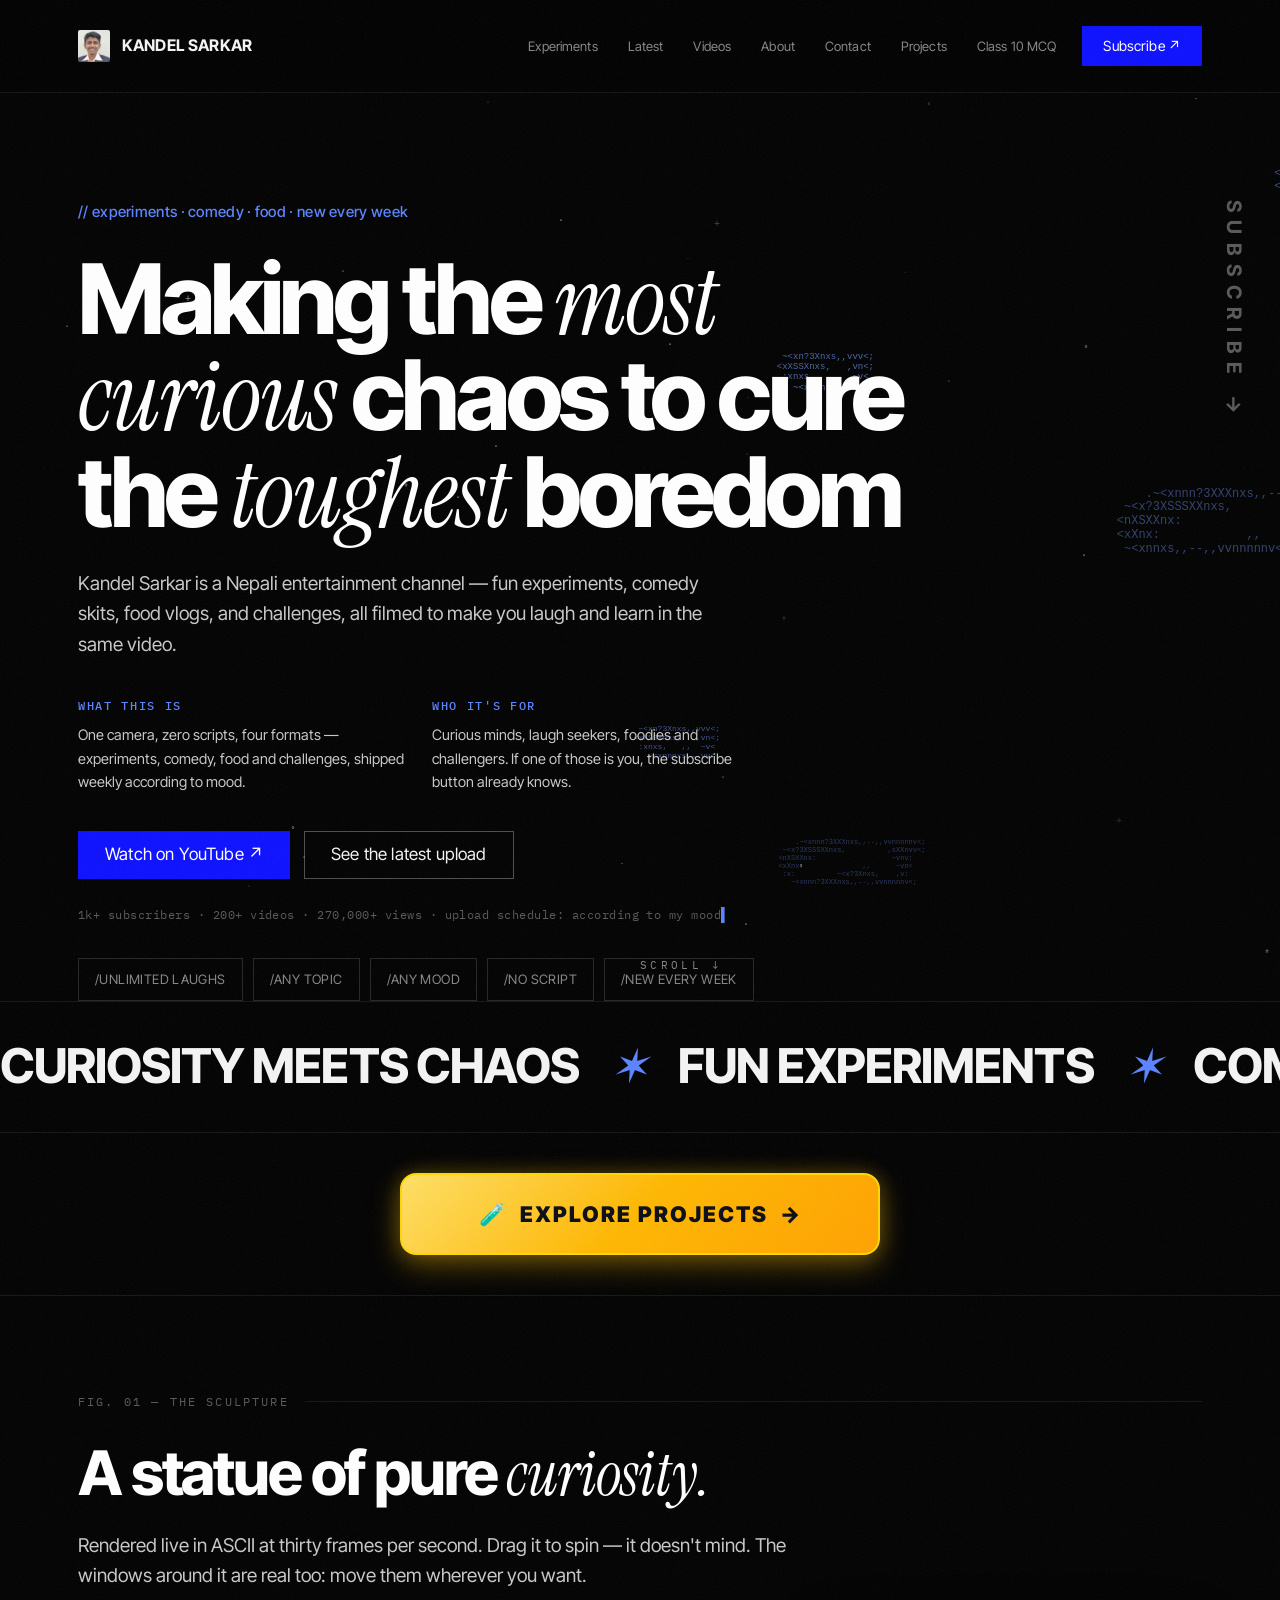
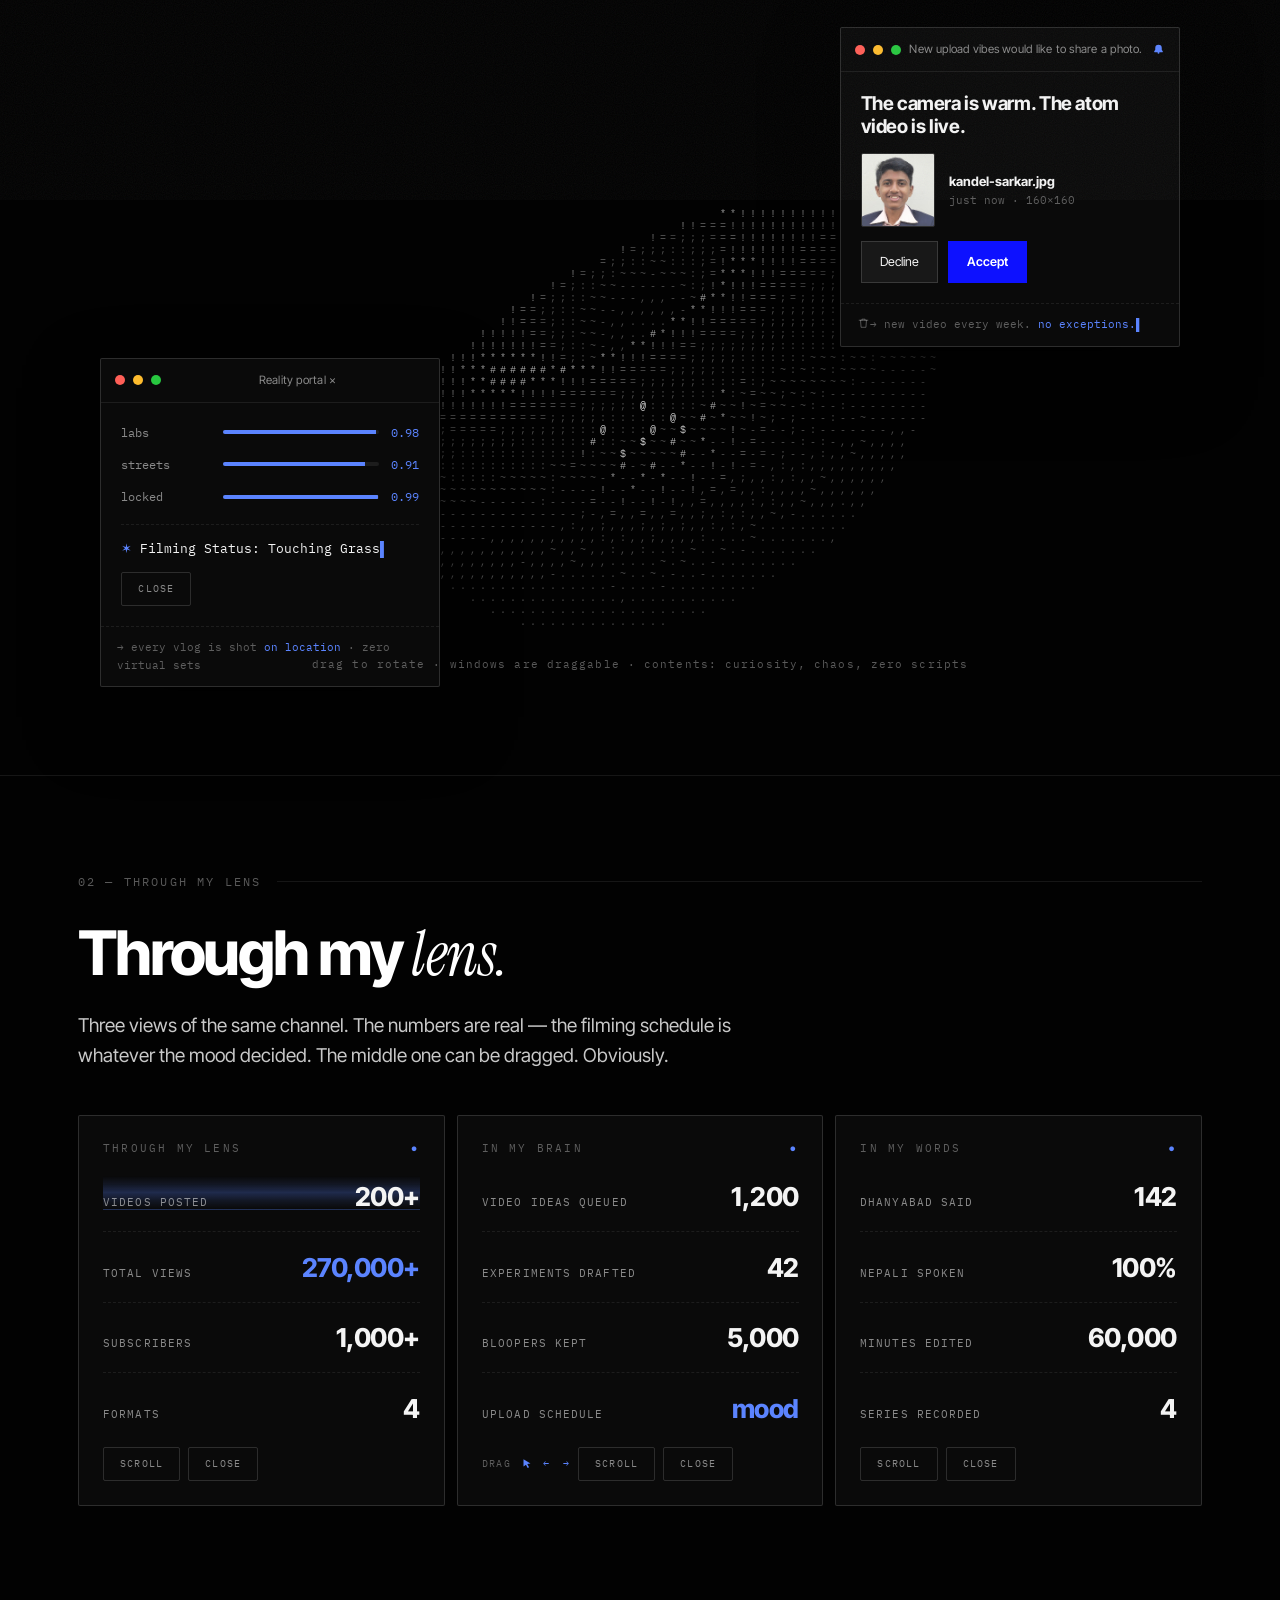
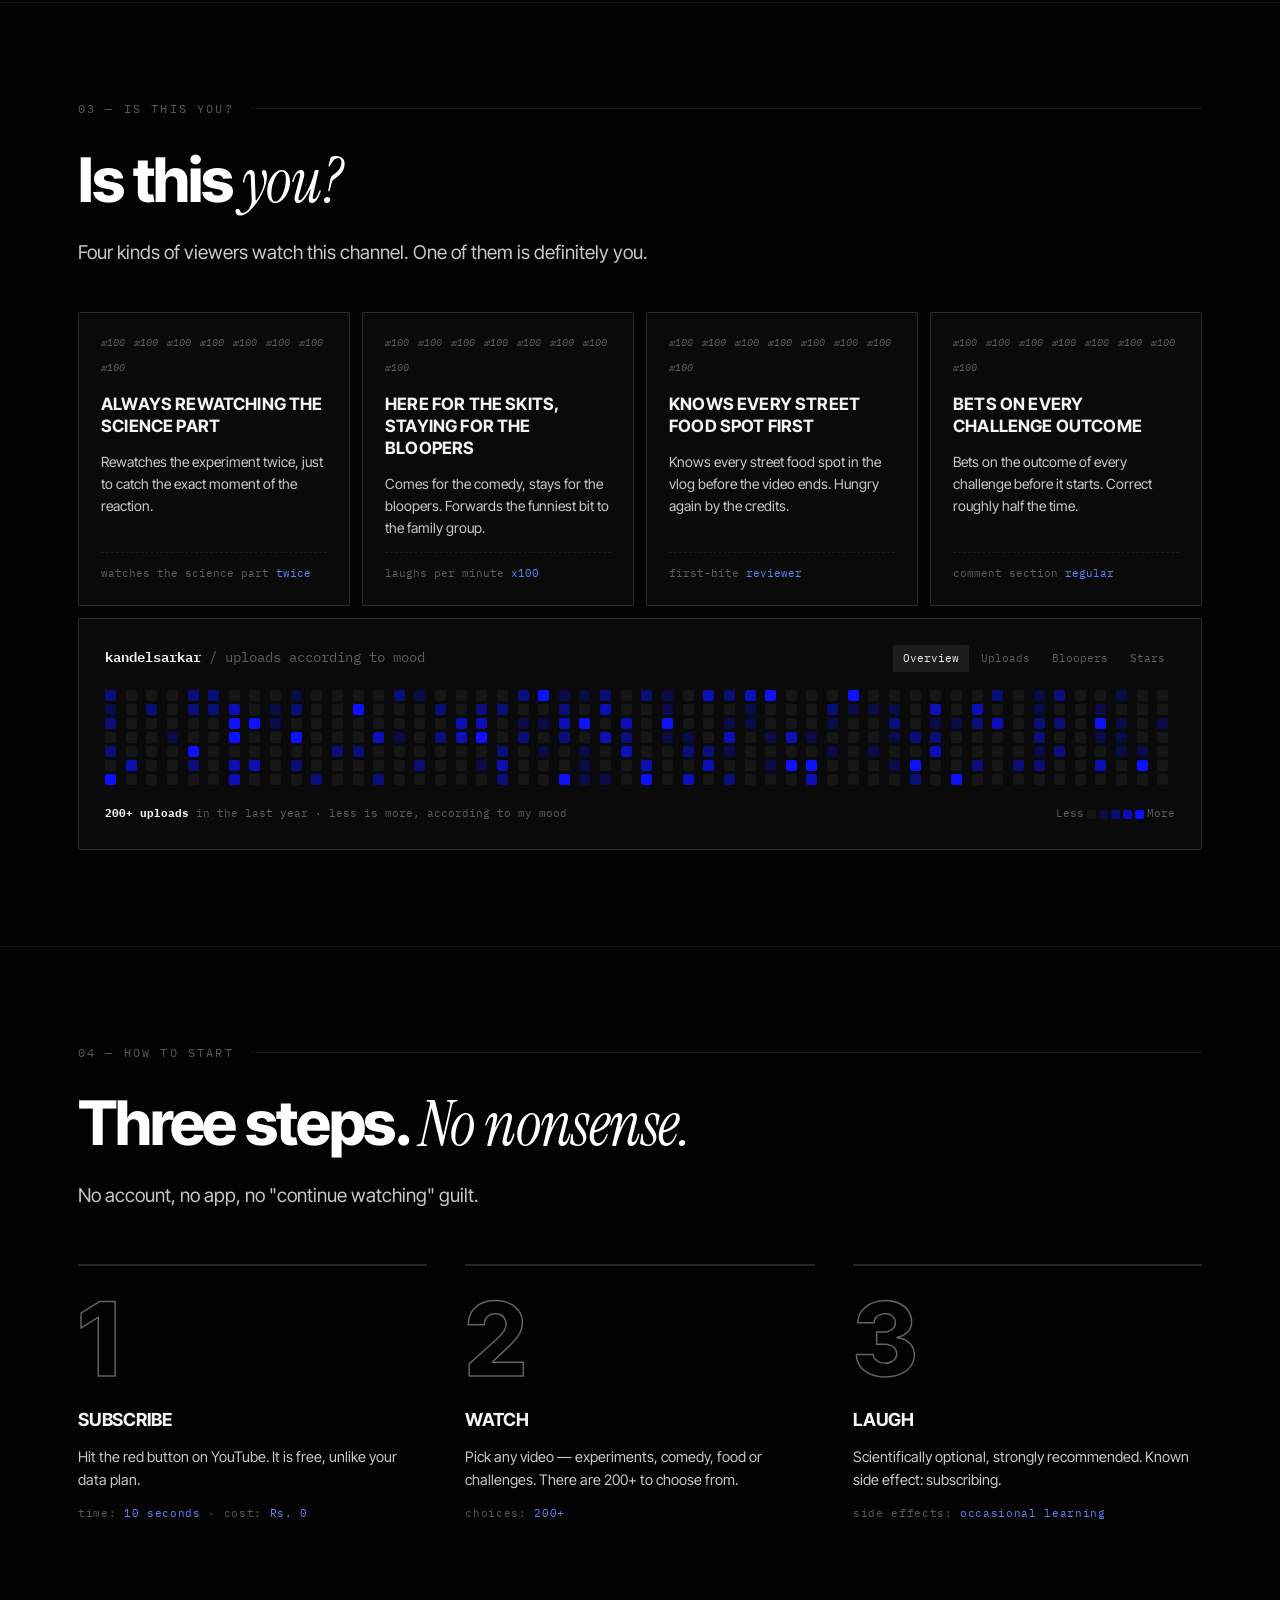
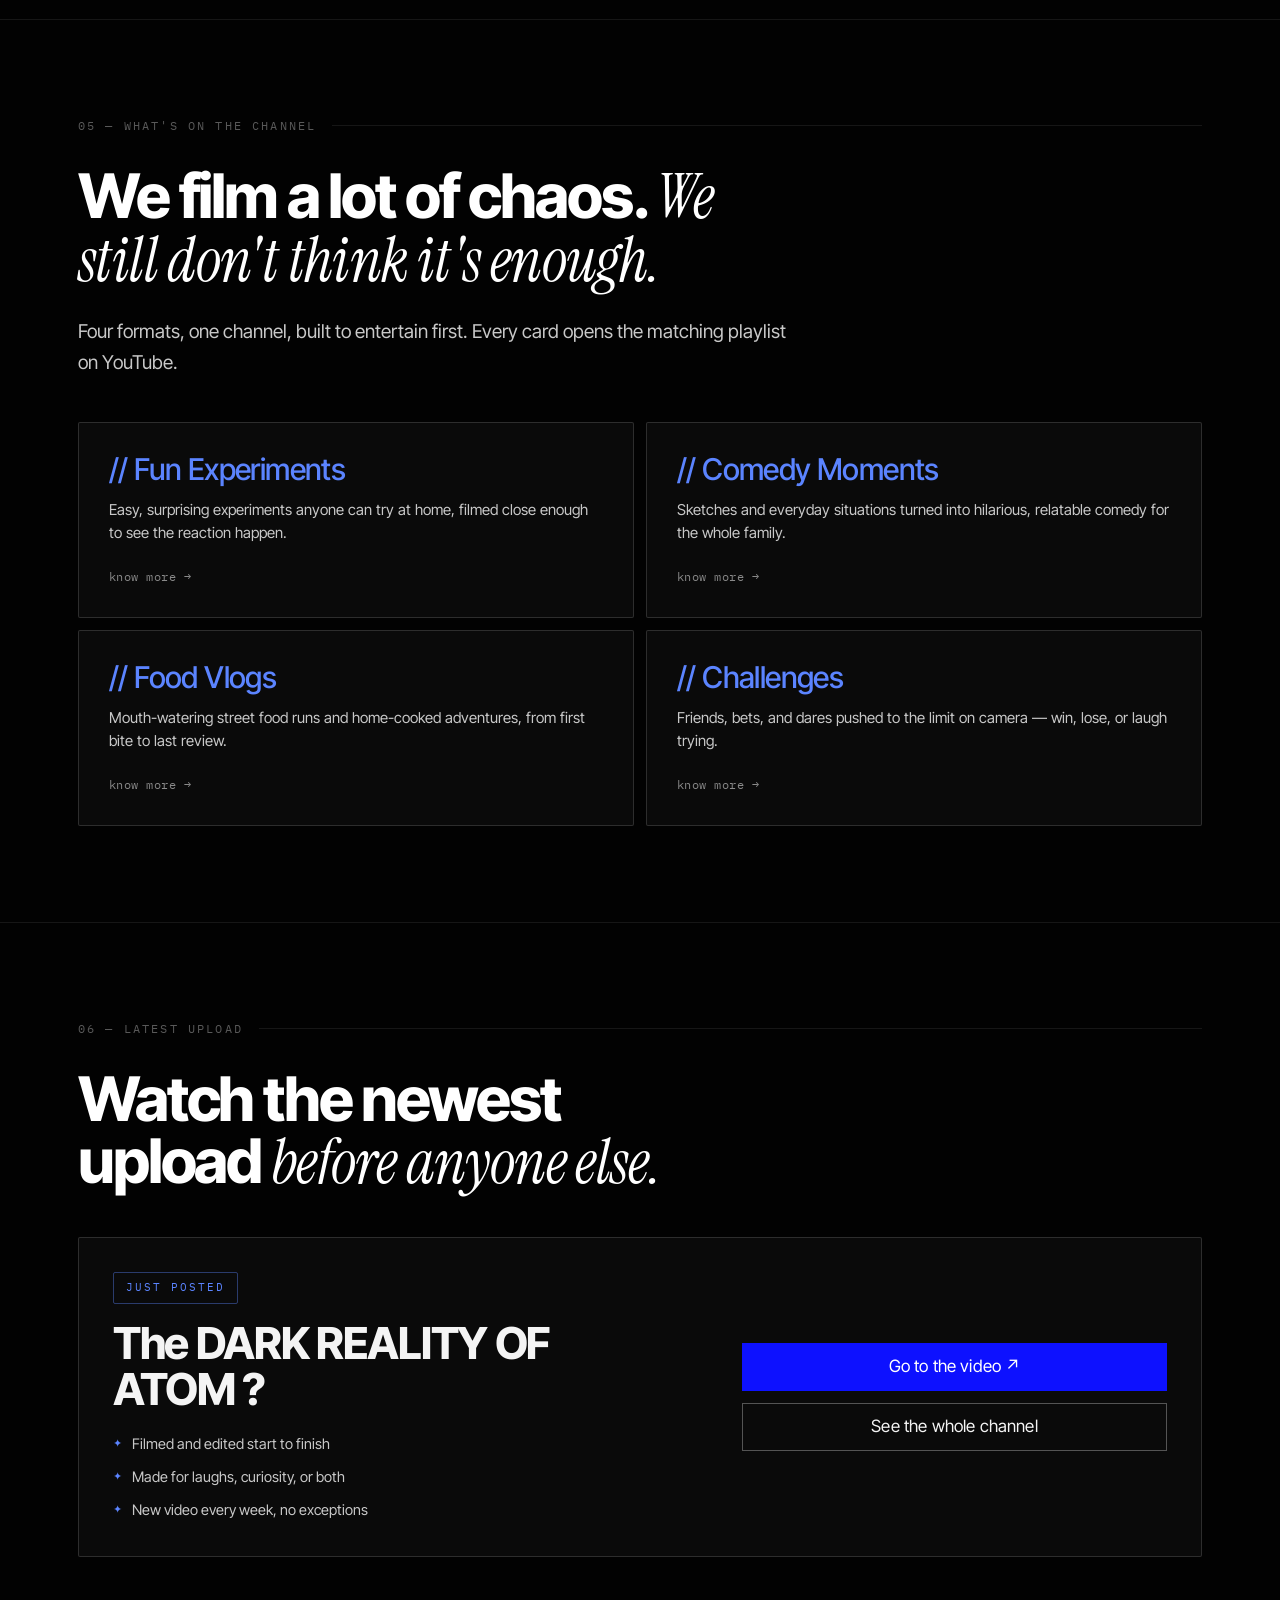
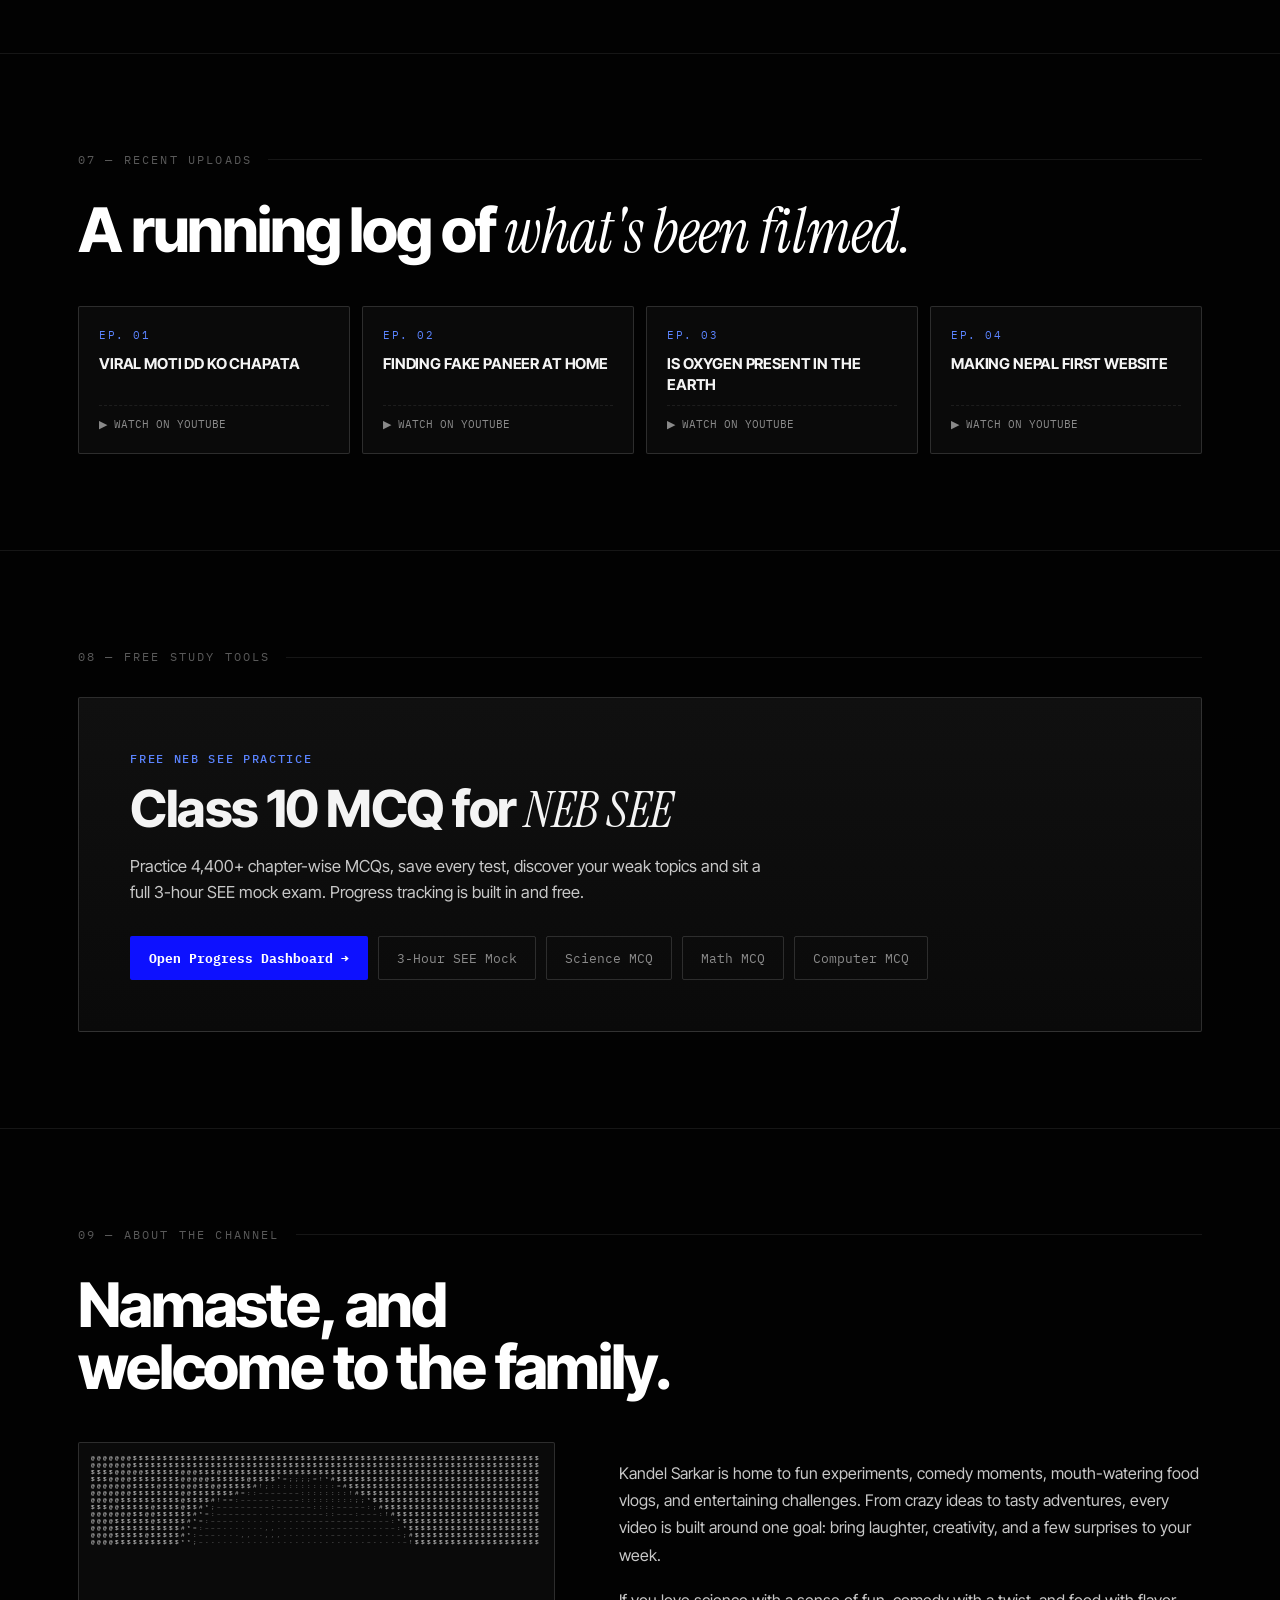
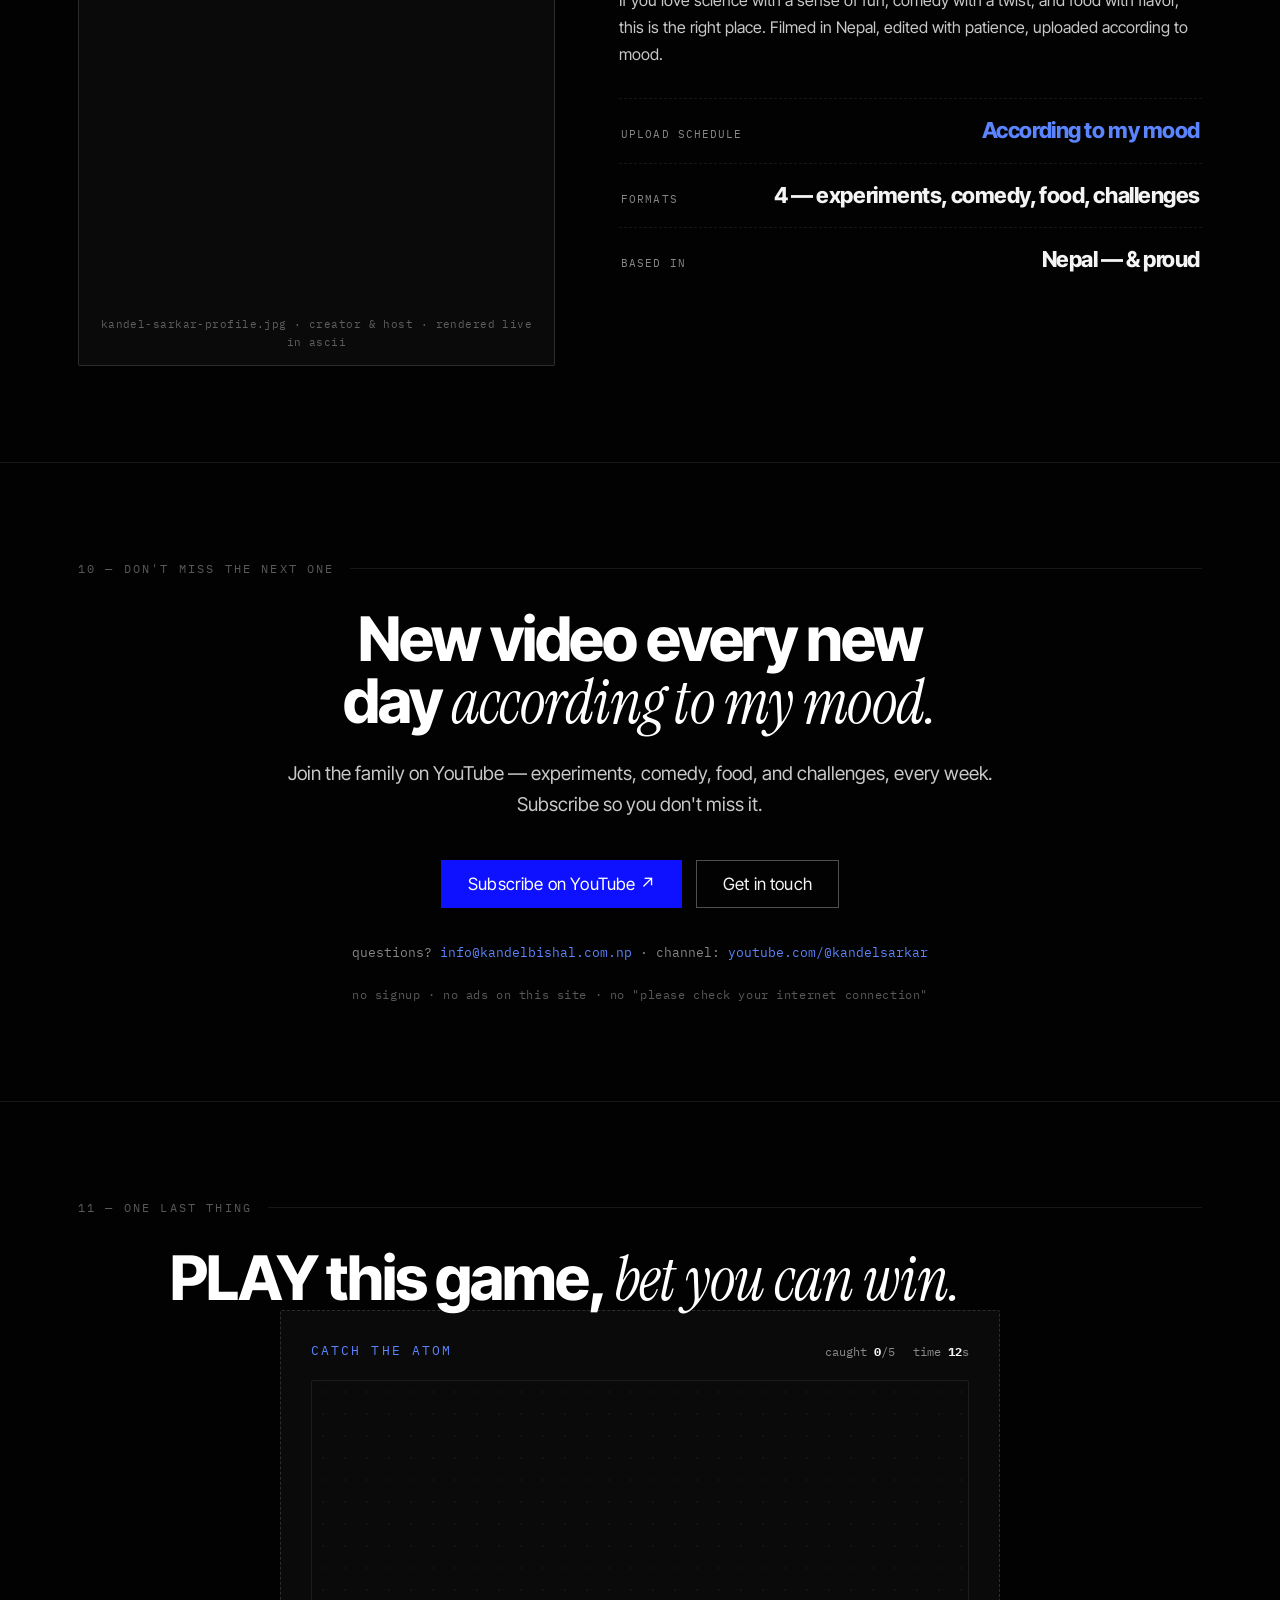
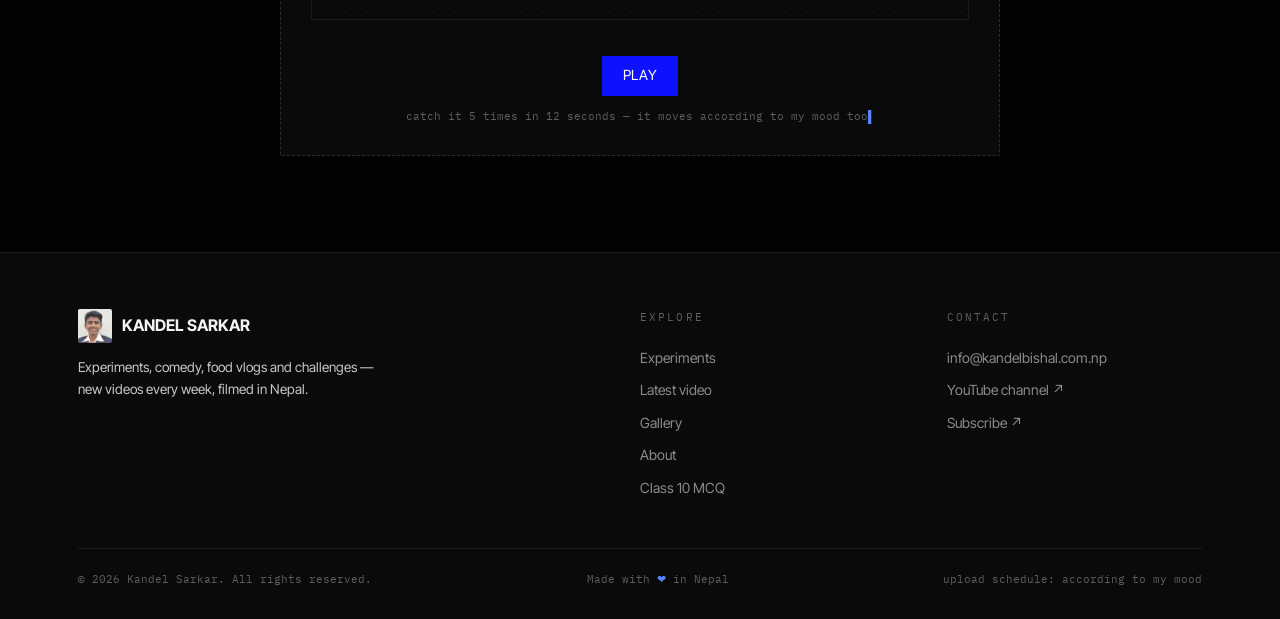
<file: index.html>
<!DOCTYPE html>
<html lang="en">
<head>
<meta charset="UTF-8">
<meta name="viewport" content="width=device-width, initial-scale=1.0">
<title>Class 10 MCQ NEB | Free SEE Practice | Kandel Sarkar</title>
<meta name="description" content="Free Class 10 MCQ practice for NEB SEE — 4,400+ Science, Math and Computer MCQs, saved progress, weak-topic detection and a full 3-hour SEE mock exam.">
<meta name="keywords" content="mcq class 10 neb, class 10 mcq, neb class 10 science mcq, neb class 10 math mcq, class 10 computer mcq, neb class 10 computer science mcq, see mcq practice, kandel sarkar">
<meta name="theme-color" content="#020202">
<meta name="robots" content="index, follow, max-image-preview:large">
<link rel="canonical" href="https://kandelbishal.com.np/">

<!-- Open Graph -->
<meta property="og:type" content="website">
<meta property="og:site_name" content="Kandel Sarkar">
<meta property="og:title" content="Class 10 MCQ NEB | Free SEE Practice | Kandel Sarkar">
<meta property="og:description" content="Practice 4,400+ Class 10 MCQs, save every test, find weak topics and sit a full 3-hour SEE mock exam. Free NEB SEE preparation.">
<meta property="og:url" content="https://kandelbishal.com.np/">
<meta property="og:image" content="https://kandelbishal.com.np/kandel-sarkar-profile.jpg">
<meta property="og:image:alt" content="Kandel Sarkar — Class 10 MCQ NEB practice">
<meta name="twitter:card" content="summary">
<meta name="twitter:title" content="Class 10 MCQ NEB | Free SEE Practice">
<meta name="twitter:description" content="4,400+ MCQs, saved progress, weak-topic radar and a full 3-hour SEE mock exam for Class 10 NEB.">
<meta name="twitter:image" content="https://kandelbishal.com.np/kandel-sarkar-profile.jpg">

<!-- Favicon (original golden mark) -->
<link rel="icon" href="data:image/svg+xml,%3Csvg xmlns='http://www.w3.org/2000/svg' viewBox='0 0 40 40'%3E%3Crect width='40' height='40' rx='8' fill='%23150B28'/%3E%3Cpath d='M16 6H24V15.5L31 32C32 34.2 30.4 36.7 28 36.7H12C9.6 36.7 8 34.2 9 32L16 15.5V6Z' stroke='%23FFC24B' stroke-width='2.5' stroke-linejoin='round' fill='none'/%3E%3C/svg%3E">
<link rel="icon" type="image/jpeg" href="kandel-sarkar-profile.jpg">

<!-- Fonts — the same public families Razorpay's ai-builders page loads -->
<link rel="preconnect" href="https://fonts.googleapis.com">
<link rel="preconnect" href="https://fonts.gstatic.com" crossorigin>
<link href="https://fonts.googleapis.com/css2?family=Instrument+Serif:ital@0;1&family=Inter+Tight:ital,wght@0,100..900;1,100..900&family=IBM+Plex+Mono:wght@400;500;600&display=swap" rel="stylesheet">

<!-- Structured data for search engines -->
<script type="application/ld+json">
{
  "@context": "https://schema.org",
  "@graph": [
    {
      "@type": "Organization",
      "@id": "https://kandelbishal.com.np/#organization",
      "name": "Kandel Sarkar",
      "url": "https://kandelbishal.com.np/",
      "logo": "https://kandelbishal.com.np/kandel-sarkar-profile.jpg",
      "sameAs": ["https://www.youtube.com/@kandelsarkar"],
      "description": "Kandel Sarkar creates experiments, comedy, food vlogs and free NEB Class 10 MCQ practice for students in Nepal."
    },
    {
      "@type": "WebSite",
      "@id": "https://kandelbishal.com.np/#website",
      "url": "https://kandelbishal.com.np/",
      "name": "Kandel Sarkar",
      "description": "Free Class 10 MCQ practice for NEB SEE, plus videos, projects and educational resources.",
      "publisher": { "@id": "https://kandelbishal.com.np/#organization" },
      "inLanguage": "en"
    },
    {
      "@type": "WebPage",
      "@id": "https://kandelbishal.com.np/#webpage",
      "url": "https://kandelbishal.com.np/",
      "name": "Class 10 MCQ NEB | Free SEE Practice | Kandel Sarkar",
      "isPartOf": { "@id": "https://kandelbishal.com.np/#website" },
      "about": { "@type": "Thing", "name": "Class 10 MCQ NEB SEE practice" },
      "description": "Free Class 10 MCQ practice for NEB SEE — Science, Mathematics and Computer Science quizzes with progress tracking, weak-topic detection and a full 3-hour mock exam."
    }
  ]
}
</script>

<link rel="stylesheet" href="assets/style.css">
</head>
<body>

<!-- ============================================================
     Hidden agent-readable content (same technique Razorpay uses)
     ============================================================ -->
<main data-agent-readable="true" class="agent-readable" aria-hidden="true">
  <p>Kandel Sarkar</p>
  <h1>Curiosity meets chaos — a Nepali entertainment channel</h1>
  <p>Kandel Sarkar is a Nepali entertainment channel — fun experiments, comedy skits, food vlogs, and challenges, all filmed to make you laugh and learn in the same video. New videos every week according to mood. 1k+ subscribers, 200+ videos posted, 270,000+ total views.</p>
  <a href="https://youtube.com/@kandelsarkar">Watch on YouTube</a>
  <div>
    <h2>What's on the channel — four kinds of content, one channel</h2>
    <p>Fun experiments: easy, surprising experiments anyone can try at home, filmed close enough to see the reaction happen. Comedy moments: sketches and everyday situations turned into hilarious, relatable comedy for the whole family. Food vlogs: mouth-watering street food runs and home-cooked adventures, from first bite to last review. Challenges: friends, bets, and dares pushed to the limit on camera — win, lose, or laugh trying.</p>
  </div>
  <div>
    <h2>Latest upload — just posted</h2>
    <p>The DARK REALITY OF ATOM? Filmed and edited start to finish. Made for laughs, curiosity, or both. New video every week, no exceptions.</p>
    <a href="https://youtu.be/wjW6yKTuyHw">Go to the video</a>
  </div>
  <div>
    <h2>Recent uploads — a running log of what's been filmed</h2>
    <p>EP. 01 Viral Moti DD Ko Chapata. EP. 02 Finding Fake Paneer At Home. EP. 03 Is Oxygen Present In The Earth. EP. 04 Making Nepal First Website.</p>
  </div>
  <div>
    <h2>Class 10 MCQ for NEB SEE — free practice</h2>
    <p>Practice 4,400+ chapter-wise MCQs, save every test, discover your weak topics and sit a full 3-hour SEE mock exam. Progress tracking is built in and free. Subject practice: Science MCQ, Math MCQ, Computer MCQ.</p>
  </div>
  <div>
    <h2>Namaste, and welcome to the family</h2>
    <p>Kandel Sarkar is home to fun experiments, comedy moments, mouth-watering food vlogs, and entertaining challenges. From crazy ideas to tasty adventures, every video is built around one goal: bring laughter, creativity, and a few surprises to your week.</p>
  </div>
  <div>
    <h2>Contact</h2>
    <p>Email: info@kandelbishal.com.np. YouTube: youtube.com/@kandelsarkar</p>
  </div>
</main>

<!-- ================= NAV (92px, translucent blur — measured from theirs) ================= -->
<header class="nav" id="nav">
  <div class="nav-in">
    <a class="nav-logo" href="#top" aria-label="Kandel Sarkar — back to top">
      <img src="kandel-sarkar-profile.jpg" alt="" width="32" height="32">
      KANDEL&nbsp;SARKAR
    </a>
    <nav class="nav-links" aria-label="Main">
      <a class="nav-link" href="#experiments">Experiments</a>
      <a class="nav-link" href="#featured">Latest</a>
      <a class="nav-link" href="#gallery">Videos</a>
      <a class="nav-link" href="#about">About</a>
      <a class="nav-link" href="#contact">Contact</a>
      <a class="nav-link" href="projects.html">Projects</a>
      <a class="nav-link" href="class-10-mcq.html">Class&nbsp;10&nbsp;MCQ</a>
      <a class="btn btn-primary btn-sm nav-cta" href="https://youtube.com/@kandelsarkar" target="_blank" rel="noopener">Subscribe&nbsp;&#8599;</a>
    </nav>
    <button class="burger" id="burger" aria-label="Open menu" aria-expanded="false">MENU</button>
  </div>
</header>

<!-- ================= HERO (canvas scene + type + pills) ================= -->
<section class="hero" id="top">
  <canvas id="scene" aria-hidden="true"></canvas>
  <a class="side-sub" href="https://youtube.com/@kandelsarkar" target="_blank" rel="noopener" aria-label="Subscribe on YouTube">SUBSCRIBE&nbsp;&#8594;</a>
  <div class="wrap">
    <div class="hero-inner">
      <p class="eyebrow">// experiments &middot; comedy &middot; food &middot; new every week</p>
      <h1 class="display">Making the <span class="em">most curious</span> chaos to cure the <span class="em">toughest</span> boredom</h1>
      <p class="hero-sub">Kandel Sarkar is a Nepali entertainment channel &mdash; fun experiments, comedy skits, food vlogs, and challenges, all filmed to make you laugh and learn in the same video.</p>

      <div class="hero-what">
        <div>
          <h4>What this is</h4>
          <p>One camera, zero scripts, four formats &mdash; experiments, comedy, food and challenges, shipped weekly according to mood.</p>
        </div>
        <div>
          <h4>Who it's for</h4>
          <p>Curious minds, laugh seekers, foodies and challengers. If one of those is you, the subscribe button already knows.</p>
        </div>
      </div>

      <div class="hero-actions">
        <a class="btn btn-primary" href="https://youtube.com/@kandelsarkar" target="_blank" rel="noopener">Watch on YouTube&nbsp;&#8599;</a>
        <a class="btn btn-ghost" href="#featured">See the latest upload</a>
      </div>
      <p class="hero-note">1k+ subscribers &middot; 200+ videos &middot; 270,000+ views &middot; upload schedule: according to my mood<span class="cursor">&#9612;</span></p>
      <div class="pills" aria-label="Channel facts">
        <span class="pill">/UNLIMITED LAUGHS</span>
        <span class="pill">/ANY TOPIC</span>
        <span class="pill">/ANY MOOD</span>
        <span class="pill">/NO SCRIPT</span>
        <span class="pill">/NEW EVERY WEEK</span>
      </div>
    </div>
  </div>
  <div class="scroll-cue" aria-hidden="true">SCROLL&nbsp;&#8595;</div>
</section>

<!-- ================= MANIFESTO MARQUEE (their 560px fold) ================= -->
<div class="marquee" aria-hidden="true">
  <div class="mq-track">
    <span>CURIOSITY MEETS CHAOS <b>&#10038;</b> FUN EXPERIMENTS <b>&#10038;</b> COMEDY SKITS <b>&#10038;</b> FOOD VLOGS <b>&#10038;</b> CHALLENGES <b>&#10038;</b> NEW EVERY WEEK <b>&#10038;</b> FILMED IN NEPAL <b>&#10038;</b></span>
    <span>CURIOSITY MEETS CHAOS <b>&#10038;</b> FUN EXPERIMENTS <b>&#10038;</b> COMEDY SKITS <b>&#10038;</b> FOOD VLOGS <b>&#10038;</b> CHALLENGES <b>&#10038;</b> NEW EVERY WEEK <b>&#10038;</b> FILMED IN NEPAL <b>&#10038;</b></span>
  </div>
</div>

<!-- ================= CENTERED 3D GOLDEN PROJECT BUTTON ================= -->
<div class="project-btn-wrapper">
  <a href="projects.html" class="gold-project-btn" id="projectBtn">
    <span class="btn-glow" aria-hidden="true"></span>
    <span class="btn-text">
      <span class="btn-icon" aria-hidden="true">🧪</span> EXPLORE PROJECTS <span class="btn-arrow" aria-hidden="true">→</span>
    </span>
  </a>
</div>

<!-- ================= THE SCULPTURE (rotating 3D ASCII torus + draggable windows) ================= -->
<section class="sec" id="sculpture">
  <div class="wrap">
    <p class="sec-label">fig. 01 &mdash; the sculpture</p>
    <h2 class="sec-title" data-reveal>A statue of pure <span class="em">curiosity.</span></h2>
    <p class="sec-sub">Rendered live in ASCII at thirty frames per second. Drag it to spin &mdash; it doesn't mind. The windows around it are real too: move them wherever you want.</p>

    <div class="sculpture-stage">
      <canvas id="torus" aria-label="Rotating 3D ASCII sculpture — drag to spin" role="img"></canvas>

      <div class="os-window stage-window air" data-drag data-reveal>
        <div class="os-bar"><span class="tdot tdot-r"></span><span class="tdot tdot-y"></span><span class="tdot tdot-g"></span><span class="os-title">New upload vibes would like to share a photo.</span><span class="bell" aria-hidden="true"><svg viewBox="0 0 24 24" width="13" height="13"><path d="M12 3a6 6 0 0 0-6 6v3.5L4.2 15.4a1 1 0 0 0 .8 1.6h14a1 1 0 0 0 .8-1.6L18 12.5V9a6 6 0 0 0-6-6Z" fill="currentColor"/><circle cx="12" cy="18" r="1.7" fill="currentColor"/></svg></span></div>
        <div class="os-body">
          <p class="os-big">The camera is warm. The atom video is live.</p>
          <div style="display:flex; gap:14px; align-items:center">
            <img class="airdrop-photo" src="kandel-sarkar-profile.jpg" alt="Kandel Sarkar, creator and host" width="74" height="74">
            <div>
              <p style="font-size:13px; font-weight:700">kandel-sarkar.jpg</p>
              <p style="font-family:var(--mono); font-size:11px; color:var(--faint)">just now &middot; 160&times;160</p>
            </div>
          </div>
          <div class="os-actions">
            <button class="os-btn" type="button" id="airDecline">Decline</button>
            <button class="os-btn primary" type="button" id="airAccept">Accept</button>
          </div>
        </div>
        <div class="os-foot"><span class="bin" aria-hidden="true"><svg viewBox="0 0 24 24" width="13" height="13"><path d="M4 6h16M9 6V4h6v2M6.5 6l1 13h9l1-13" stroke="currentColor" fill="none" stroke-width="1.6" stroke-linecap="round" stroke-linejoin="round"/></svg></span>&rarr; new video every week. <b>no exceptions.</b><span class="cursor">&#9612;</span></div>
      </div>

      <div class="os-window stage-window real" data-drag data-reveal>
        <div class="os-bar"><span class="tdot tdot-r"></span><span class="tdot tdot-y"></span><span class="tdot tdot-g"></span><span class="os-title">Reality portal &times;</span></div>
        <div class="os-body reality" id="reality">
          <div class="reality-rows">
            <div class="reality-row"><span class="reality-key">labs</span><span class="reality-track"><span class="reality-fill" style="--w:98%"></span></span><span class="reality-val">0.98</span></div>
            <div class="reality-row"><span class="reality-key">streets</span><span class="reality-track"><span class="reality-fill" style="--w:91%"></span></span><span class="reality-val">0.91</span></div>
            <div class="reality-row"><span class="reality-key">locked</span><span class="reality-track"><span class="reality-fill" style="--w:99%"></span></span><span class="reality-val">0.99</span></div>
          </div>
          <p class="reality-status"><span class="spinner" aria-hidden="true">&#10038;</span> Filming Status: Touching Grass<span class="cursor">&#9612;</span></p>
          <p class="reality-shut-line">[ portal closed. the creator is outside filming. ]</p>
          <div class="portal-btns"><button class="mini-btn" type="button" id="realityClose">CLOSE</button></div>
        </div>
        <div class="os-foot">&rarr; every vlog is shot <b>on location</b> &middot; zero virtual sets</div>
      </div>

      <p class="stage-caption">drag to rotate &middot; windows are draggable &middot; contents: curiosity, chaos, zero scripts</p>
    </div>
  </div>
</section>

<!-- ================= STAT PORTALS (scan line + drag + count-up) ================= -->
<section class="sec">
  <div class="wrap">
    <p class="sec-label">02 &mdash; through my lens</p>
    <h2 class="sec-title" data-reveal>Through my <span class="em">lens.</span></h2>
    <p class="sec-sub">Three views of the same channel. The numbers are real &mdash; the filming schedule is whatever the mood decided. The middle one can be dragged. Obviously.</p>

    <div class="grid-3 portals" style="margin-top:44px">
      <div class="portal" data-next="who" data-count-up data-reveal>
        <div class="portal-head"><span>THROUGH MY LENS</span><b>&#9679;</b></div>
        <div class="portal-rows">
          <span class="scanline" aria-hidden="true"></span>
          <div class="p-row"><span class="p-key">videos posted</span><span class="p-val" data-count="200" data-suffix="+">200+</span></div>
          <div class="p-row"><span class="p-key">total views</span><span class="p-val blue" data-count="270000" data-suffix="+">270,000+</span></div>
          <div class="p-row"><span class="p-key">subscribers</span><span class="p-val" data-count="1000" data-suffix="+">1,000+</span></div>
          <div class="p-row"><span class="p-key">formats</span><span class="p-val" data-count="4">4</span></div>
        </div>
        <div class="portal-btns"><button class="mini-btn" type="button" data-scroll>SCROLL</button><button class="mini-btn" type="button" data-close>CLOSE</button></div>
      </div>

      <div class="portal draggable" data-drag data-next="who" data-count-up data-reveal>
        <div class="portal-head"><span>IN MY BRAIN</span><b>&#9679;</b></div>
        <div class="portal-rows">
          <div class="p-row"><span class="p-key">video ideas queued</span><span class="p-val" data-count="1200">1,200</span></div>
          <div class="p-row"><span class="p-key">experiments drafted</span><span class="p-val" data-count="42">42</span></div>
          <div class="p-row"><span class="p-key">bloopers kept</span><span class="p-val" data-count="5000">5,000</span></div>
          <div class="p-row"><span class="p-key">upload schedule</span><span class="p-val blue">mood</span></div>
        </div>
        <div class="portal-btns">
          <span class="drag-hint"><span class="hint-word">DRAG</span> <span class="hand" aria-hidden="true"><svg viewBox="0 0 24 24" width="12" height="12"><path d="M5 2.5 19 11l-6.4 1 3.5 6.7-2.8 1.4-3.4-6.7-4.9 3.7Z" fill="currentColor"/></svg></span> <span class="arrows"><span>&#8592;</span><span>&#8594;</span></span></span>
          <button class="mini-btn" type="button" data-scroll>SCROLL</button>
          <button class="mini-btn" type="button" data-close>CLOSE</button>
        </div>
      </div>

      <div class="portal" data-next="who" data-count-up data-reveal>
        <div class="portal-head"><span>IN MY WORDS</span><b>&#9679;</b></div>
        <div class="portal-rows">
          <div class="p-row"><span class="p-key">dhanyabad said</span><span class="p-val" data-count="142">142</span></div>
          <div class="p-row"><span class="p-key">nepali spoken</span><span class="p-val" data-count="100" data-suffix="%">100%</span></div>
          <div class="p-row"><span class="p-key">minutes edited</span><span class="p-val" data-count="60000">60,000</span></div>
          <div class="p-row"><span class="p-key">series recorded</span><span class="p-val" data-count="4">4</span></div>
        </div>
        <div class="portal-btns"><button class="mini-btn" type="button" data-scroll>SCROLL</button><button class="mini-btn" type="button" data-close>CLOSE</button></div>
      </div>
    </div>
  </div>
</section>

<!-- ================= IS THIS YOU (x100) ================= -->
<section class="sec" id="who">
  <div class="wrap">
    <p class="sec-label">03 &mdash; is this you?</p>
    <h2 class="sec-title" data-reveal>Is this <span class="em">you?</span></h2>
    <p class="sec-sub">Four kinds of viewers watch this channel. One of them is definitely you.</p>

    <div class="grid-4" style="margin-top:44px">
      <div class="who-card" data-reveal>
        <div class="x100"><i>x100</i><i>x100</i><i>x100</i><i>x100</i><i>x100</i><i>x100</i><i>x100</i><i>x100</i></div>
        <h3 class="who-title">Always rewatching the science part</h3>
        <p class="who-line">Rewatches the experiment twice, just to catch the exact moment of the reaction.</p>
        <p class="who-tag">watches the science part <b>twice</b></p>
      </div>
      <div class="who-card" data-reveal>
        <div class="x100"><i>x100</i><i>x100</i><i>x100</i><i>x100</i><i>x100</i><i>x100</i><i>x100</i><i>x100</i></div>
        <h3 class="who-title">Here for the skits, staying for the bloopers</h3>
        <p class="who-line">Comes for the comedy, stays for the bloopers. Forwards the funniest bit to the family group.</p>
        <p class="who-tag">laughs per minute <b>x100</b></p>
      </div>
      <div class="who-card" data-reveal>
        <div class="x100"><i>x100</i><i>x100</i><i>x100</i><i>x100</i><i>x100</i><i>x100</i><i>x100</i><i>x100</i></div>
        <h3 class="who-title">Knows every street food spot first</h3>
        <p class="who-line">Knows every street food spot in the vlog before the video ends. Hungry again by the credits.</p>
        <p class="who-tag">first-bite <b>reviewer</b></p>
      </div>
      <div class="who-card" data-reveal>
        <div class="x100"><i>x100</i><i>x100</i><i>x100</i><i>x100</i><i>x100</i><i>x100</i><i>x100</i><i>x100</i></div>
        <h3 class="who-title">Bets on every challenge outcome</h3>
        <p class="who-line">Bets on the outcome of every challenge before it starts. Correct roughly half the time.</p>
        <p class="who-tag">comment section <b>regular</b></p>
      </div>
    </div>

    <!-- upload graph parody -->
    <div class="graph-card" style="margin-top:12px" data-reveal aria-hidden="true">
      <div class="graph-head">
        <span class="graph-user">kandelsarkar <span>/ uploads according to mood</span></span>
        <div class="graph-tabs">
          <span class="graph-tab active">Overview</span>
          <span class="graph-tab">Uploads</span>
          <span class="graph-tab">Bloopers</span>
          <span class="graph-tab">Stars</span>
        </div>
      </div>
      <div class="graph-grid" id="graph"></div>
      <div class="graph-foot">
        <span><b style="color:var(--text)">200+ uploads</b> in the last year &middot; less is more, according to my mood</span>
        <span class="graph-legend">Less <span class="graph-cell"></span><span class="graph-cell l1"></span><span class="graph-cell l2"></span><span class="graph-cell l3"></span><span class="graph-cell l4"></span> More</span>
      </div>
    </div>
  </div>
</section>

<!-- ================= STEPS ================= -->
<section class="sec" id="howto">
  <div class="wrap">
    <p class="sec-label">04 &mdash; how to start</p>
    <h2 class="sec-title" data-reveal>Three steps. <span class="em">No nonsense.</span></h2>
    <p class="sec-sub">No account, no app, no &quot;continue watching&quot; guilt.</p>

    <div class="steps" style="margin-top:52px">
      <div class="step" data-reveal>
        <div class="step-num">1</div>
        <h3 class="step-title">Subscribe</h3>
        <p class="step-desc">Hit the red button on YouTube. It is free, unlike your data plan.</p>
        <p class="step-tag">time: <b>10 seconds</b> &middot; cost: <b>Rs. 0</b></p>
      </div>
      <div class="step" data-reveal>
        <div class="step-num">2</div>
        <h3 class="step-title">Watch</h3>
        <p class="step-desc">Pick any video &mdash; experiments, comedy, food or challenges. There are 200+ to choose from.</p>
        <p class="step-tag">choices: <b>200+</b></p>
      </div>
      <div class="step" data-reveal>
        <div class="step-num">3</div>
        <h3 class="step-title">Laugh</h3>
        <p class="step-desc">Scientifically optional, strongly recommended. Known side effect: subscribing.</p>
        <p class="step-tag">side effects: <b>occasional learning</b></p>
      </div>
    </div>
  </div>
</section>

<!-- ================= WHAT'S ON THE CHANNEL (their // agentic cards) ================= -->
<section class="sec" id="experiments">
  <div class="wrap">
    <p class="sec-label">05 &mdash; what's on the channel</p>
    <h2 class="sec-title" data-reveal>We film a lot of chaos. <span class="em">We still don't think it's enough.</span></h2>
    <p class="sec-sub">Four formats, one channel, built to entertain first. Every card opens the matching playlist on YouTube.</p>

    <div class="f-grid" style="margin-top:44px">
      <a class="f-card" href="https://www.youtube.com/@kandelsarkar/search?query=experiment" target="_blank" rel="noopener" data-reveal>
        <span class="f-mono">// Fun Experiments</span>
        <span class="f-desc">Easy, surprising experiments anyone can try at home, filmed close enough to see the reaction happen.</span>
        <span class="f-link">know more &rarr;</span>
      </a>
      <a class="f-card" href="https://www.youtube.com/@kandelsarkar/search?query=comedy" target="_blank" rel="noopener" data-reveal>
        <span class="f-mono">// Comedy Moments</span>
        <span class="f-desc">Sketches and everyday situations turned into hilarious, relatable comedy for the whole family.</span>
        <span class="f-link">know more &rarr;</span>
      </a>
      <a class="f-card" href="https://www.youtube.com/@kandelsarkar/search?query=food" target="_blank" rel="noopener" data-reveal>
        <span class="f-mono">// Food Vlogs</span>
        <span class="f-desc">Mouth-watering street food runs and home-cooked adventures, from first bite to last review.</span>
        <span class="f-link">know more &rarr;</span>
      </a>
      <a class="f-card" href="https://www.youtube.com/@kandelsarkar/search?query=challenge" target="_blank" rel="noopener" data-reveal>
        <span class="f-mono">// Challenges</span>
        <span class="f-desc">Friends, bets, and dares pushed to the limit on camera &mdash; win, lose, or laugh trying.</span>
        <span class="f-link">know more &rarr;</span>
      </a>
    </div>
  </div>
</section>

<!-- ================= LATEST UPLOAD ================= -->
<section class="sec" id="featured">
  <div class="wrap">
    <p class="sec-label">06 &mdash; latest upload</p>
    <h2 class="sec-title" data-reveal>Watch the newest upload <span class="em">before anyone else.</span></h2>

    <div class="featured-card" style="margin-top:44px" data-reveal>
      <div>
        <span class="featured-badge">JUST POSTED</span>
        <h3 class="featured-title">The DARK REALITY OF ATOM&nbsp;?</h3>
        <div class="featured-list">
          <p class="featured-li">Filmed and edited start to finish</p>
          <p class="featured-li">Made for laughs, curiosity, or both</p>
          <p class="featured-li">New video every week, no exceptions</p>
        </div>
      </div>
      <div class="featured-actions">
        <a class="btn btn-primary" href="https://youtu.be/wjW6yKTuyHw" target="_blank" rel="noopener">Go to the video&nbsp;&#8599;</a>
        <a class="btn btn-ghost" href="https://youtube.com/@kandelsarkar" target="_blank" rel="noopener">See the whole channel</a>
      </div>
    </div>
  </div>
</section>

<!-- ================= RECENT UPLOADS ================= -->
<section class="sec" id="gallery">
  <div class="wrap">
    <p class="sec-label">07 &mdash; recent uploads</p>
    <h2 class="sec-title" data-reveal>A running log of <span class="em">what's been filmed.</span></h2>

    <div class="ep-grid" style="margin-top:44px">
      <a class="ep-card" href="https://youtube.com/shorts/a5CPQ7vg6_Q" target="_blank" rel="noopener" data-reveal>
        <span class="ep-num">EP. 01</span>
        <span class="ep-name">Viral Moti DD Ko Chapata</span>
        <span class="ep-play">&#9654; WATCH ON YOUTUBE</span>
      </a>
      <a class="ep-card" href="https://youtube.com/shorts/f4PD_HUEUcA" target="_blank" rel="noopener" data-reveal>
        <span class="ep-num">EP. 02</span>
        <span class="ep-name">Finding Fake Paneer At Home</span>
        <span class="ep-play">&#9654; WATCH ON YOUTUBE</span>
      </a>
      <a class="ep-card" href="https://youtube.com/shorts/gfew70UC0TQ" target="_blank" rel="noopener" data-reveal>
        <span class="ep-num">EP. 03</span>
        <span class="ep-name">Is Oxygen Present In The Earth</span>
        <span class="ep-play">&#9654; WATCH ON YOUTUBE</span>
      </a>
      <a class="ep-card" href="https://youtube.com/shorts/MFMMK_HZb_E" target="_blank" rel="noopener" data-reveal>
        <span class="ep-num">EP. 04</span>
        <span class="ep-name">Making Nepal First Website</span>
        <span class="ep-play">&#9654; WATCH ON YOUTUBE</span>
      </a>
    </div>
  </div>
</section>

<!-- ================= CLASS 10 MCQ ================= -->
<section class="sec" id="class-10-mcq">
  <div class="wrap">
    <p class="sec-label">08 &mdash; free study tools</p>
    <div class="mcq-promo" data-reveal>
      <p class="eyebrow">FREE NEB SEE PRACTICE</p>
      <h3 class="mcq-title">Class 10 MCQ for <span class="em">NEB SEE</span></h3>
      <p class="mcq-sub">Practice 4,400+ chapter-wise MCQs, save every test, discover your weak topics and sit a full 3-hour SEE mock exam. Progress tracking is built in and free.</p>
      <div class="mcq-links">
        <a class="mcq-link primary" href="class-10-mcq.html">Open Progress Dashboard &rarr;</a>
        <a class="mcq-link" href="see-mock-exam.html">3-Hour SEE Mock</a>
        <a class="mcq-link" href="science-mcq.html">Science MCQ</a>
        <a class="mcq-link" href="math-mcq.html">Math MCQ</a>
        <a class="mcq-link" href="computer-mcq.html">Computer MCQ</a>
      </div>
    </div>
  </div>
</section>

<!-- ================= ABOUT (scramble heading) ================= -->
<section class="sec" id="about">
  <div class="wrap">
    <p class="sec-label">09 &mdash; about the channel</p>
    <h2 class="sec-title" data-reveal data-scramble>Namaste, and welcome to the family.</h2>

    <div class="about-grid" style="margin-top:44px">
      <figure class="about-photo" data-reveal style="margin:0">
        <div class="photo-stack">
          <img src="kandel-sarkar-profile.jpg" alt="Kandel Sarkar, creator and host of the channel" width="160" height="160">
          <canvas id="ascii-photo" aria-label="Portrait of Kandel Sarkar rendered as ASCII art" role="img"></canvas>
        </div>
        <figcaption>kandel-sarkar-profile.jpg &middot; creator &amp; host &middot; rendered live in ascii</figcaption>
      </figure>
      <div class="about-text" data-reveal>
        <p>Kandel Sarkar is home to fun experiments, comedy moments, mouth-watering food vlogs, and entertaining challenges. From crazy ideas to tasty adventures, every video is built around one goal: bring laughter, creativity, and a few surprises to your week.</p>
        <p>If you love science with a sense of fun, comedy with a twist, and food with flavor, this is the right place. Filmed in Nepal, edited with patience, uploaded according to mood.</p>
        <div class="about-stats">
          <div class="a-row"><span class="a-key">upload schedule</span><span class="a-val blue">According to my mood</span></div>
          <div class="a-row"><span class="a-key">formats</span><span class="a-val">4 &mdash; experiments, comedy, food, challenges</span></div>
          <div class="a-row"><span class="a-key">based in</span><span class="a-val">Nepal &mdash; &amp; proud</span></div>
        </div>
      </div>
    </div>
  </div>
</section>

<!-- ================= FINAL CTA ================= -->
<section class="sec cta-final" id="contact">
  <div class="wrap">
    <p class="sec-label" style="justify-content:center">10 &mdash; don't miss the next one</p>
    <h2 class="sec-title" data-reveal>New video every new day <span class="em">according to my mood.</span></h2>
    <p class="sec-sub" style="margin-inline:auto">Join the family on YouTube &mdash; experiments, comedy, food, and challenges, every week. Subscribe so you don't miss it.</p>
    <div class="cta-actions">
      <a class="btn btn-primary" href="https://youtube.com/@kandelsarkar" target="_blank" rel="noopener">Subscribe on YouTube&nbsp;&#8599;</a>
      <a class="btn btn-ghost" href="mailto:info@kandelbishal.com.np">Get in touch</a>
    </div>
    <p class="contact-line">questions? <a href="mailto:info@kandelbishal.com.np">info@kandelbishal.com.np</a> &middot; channel: <a href="https://youtube.com/@kandelsarkar" target="_blank" rel="noopener">youtube.com/@kandelsarkar</a></p>
    <p class="cta-note">no signup &middot; no ads on this site &middot; no &quot;please check your internet connection&quot;</p>
  </div>
</section>

<!-- ================= THE GAME ================= -->
<section class="sec">
  <div class="wrap">
    <p class="sec-label" style="justify-content:center">11 &mdash; one last thing</p>
    <h2 class="sec-title" data-reveal style="margin-inline:auto">PLAY this game, <span class="em">bet you can win.</span></h2>

    <div class="game-card" data-reveal>
      <div class="game-head">
        <span class="game-title">CATCH THE ATOM</span>
        <div class="game-stats">
          <span>caught <b id="gameScore">0</b>/5</span>
          <span>time <b id="gameTime">12</b>s</span>
        </div>
      </div>
      <div class="game-arena" id="gameArena">
        <span class="atom" id="atom" role="button" aria-label="Catch the atom">&#9883;</span>
      </div>
      <p class="game-status" id="gameStatus" aria-live="polite"></p>
      <div class="os-actions" style="justify-content:center; margin-top:4px">
        <button class="btn btn-primary btn-sm" type="button" id="gameStart">PLAY</button>
      </div>
      <p class="game-hint">catch it 5 times in 12 seconds &mdash; it moves according to my mood too<span class="cursor">&#9612;</span></p>
    </div>
  </div>
</section>

<!-- ================= FOOTER ================= -->
<footer class="foot">
  <div class="wrap">
    <div class="foot-grid">
      <div class="foot-brand">
        <div class="foot-logo">
          <img src="kandel-sarkar-profile.jpg" alt="" width="34" height="34">
          KANDEL&nbsp;SARKAR
        </div>
        <p class="foot-tag">Experiments, comedy, food vlogs and challenges &mdash; new videos every week, filmed in Nepal.</p>
      </div>
      <div class="foot-col">
        <h4>Explore</h4>
        <a href="#experiments">Experiments</a>
        <a href="#featured">Latest video</a>
        <a href="#gallery">Gallery</a>
        <a href="#about">About</a>
        <a href="class-10-mcq.html">Class 10 MCQ</a>
      </div>
      <div class="foot-col">
        <h4>Contact</h4>
        <a href="mailto:info@kandelbishal.com.np">info@kandelbishal.com.np</a>
        <a href="https://youtube.com/@kandelsarkar" target="_blank" rel="noopener">YouTube channel&nbsp;&#8599;</a>
        <a href="https://youtube.com/@kandelsarkar" target="_blank" rel="noopener">Subscribe&nbsp;&#8599;</a>
      </div>
    </div>
    <div class="foot-bottom">
      <span>&copy; <span data-year id="year">2026</span> Kandel Sarkar. All rights reserved.</span>
      <span>Made with <span id="footHeart">&#10084;</span> in Nepal</span>
      <span>upload schedule: according to my mood</span>
    </div>
  </div>
</footer>

<!-- film grain (0.7s steps(1) — same recipe as theirs) -->
<div class="grain" aria-hidden="true"></div>

<!-- toast -->
<div class="toast" id="toast" role="status" aria-live="polite"></div>

<noscript>
  <main class="agent-readable" style="position:static; width:auto; height:auto; margin:0; padding:120px 28px 88px; clip:auto; overflow:visible;">
    <div class="wrap" style="max-width:820px">
      <p style="font-size:15px; letter-spacing:0.02em; color:#5b84ff; font-weight:500">Kandel Sarkar</p>
      <h1 style="font-size:44px; line-height:1.05; letter-spacing:-0.03em; font-weight:750; margin-top:16px">Curiosity meets chaos.</h1>
      <p style="color:#c8c8c8; font-size:19px; line-height:1.6; margin-top:24px; max-width:720px">Kandel Sarkar is a Nepali entertainment channel &mdash; fun experiments, comedy skits, food vlogs, and challenges, all filmed to make you laugh and learn in the same video. New videos every week.</p>
      <p style="margin-top:32px"><a class="btn btn-primary" href="https://youtube.com/@kandelsarkar">Watch on YouTube</a></p>
      <h2 style="font-size:24px; font-weight:700; margin-top:48px; padding-top:28px; border-top:1px solid rgba(255,255,255,0.14)">What's on the channel</h2>
      <p style="color:#c8c8c8; margin-top:12px">Fun experiments, comedy moments, food vlogs and challenges &mdash; four formats, one channel, built to entertain first.</p>
      <h2 style="font-size:24px; font-weight:700; margin-top:40px; padding-top:28px; border-top:1px solid rgba(255,255,255,0.14)">Latest upload</h2>
      <p style="color:#c8c8c8; margin-top:12px">The DARK REALITY OF ATOM? &mdash; <a href="https://youtu.be/wjW6yKTuyHw" style="color:#5b84ff">watch it on YouTube</a>.</p>
      <h2 style="font-size:24px; font-weight:700; margin-top:40px; padding-top:28px; border-top:1px solid rgba(255,255,255,0.14)">Class 10 MCQ for NEB SEE</h2>
      <p style="color:#c8c8c8; margin-top:12px">Practice 4,400+ chapter-wise MCQs with saved progress, weak-topic detection and a full 3-hour SEE mock exam &mdash; <a href="class-10-mcq.html" style="color:#5b84ff">open the dashboard</a>.</p>
      <h2 style="font-size:24px; font-weight:700; margin-top:40px; padding-top:28px; border-top:1px solid rgba(255,255,255,0.14)">Contact</h2>
      <p style="color:#c8c8c8; margin-top:12px"><a href="mailto:info@kandelbishal.com.np" style="color:#5b84ff">info@kandelbishal.com.np</a></p>
    </div>
  </main>
</noscript>

<script src="assets/site.js" defer></script>
</body>
</html>
</file>
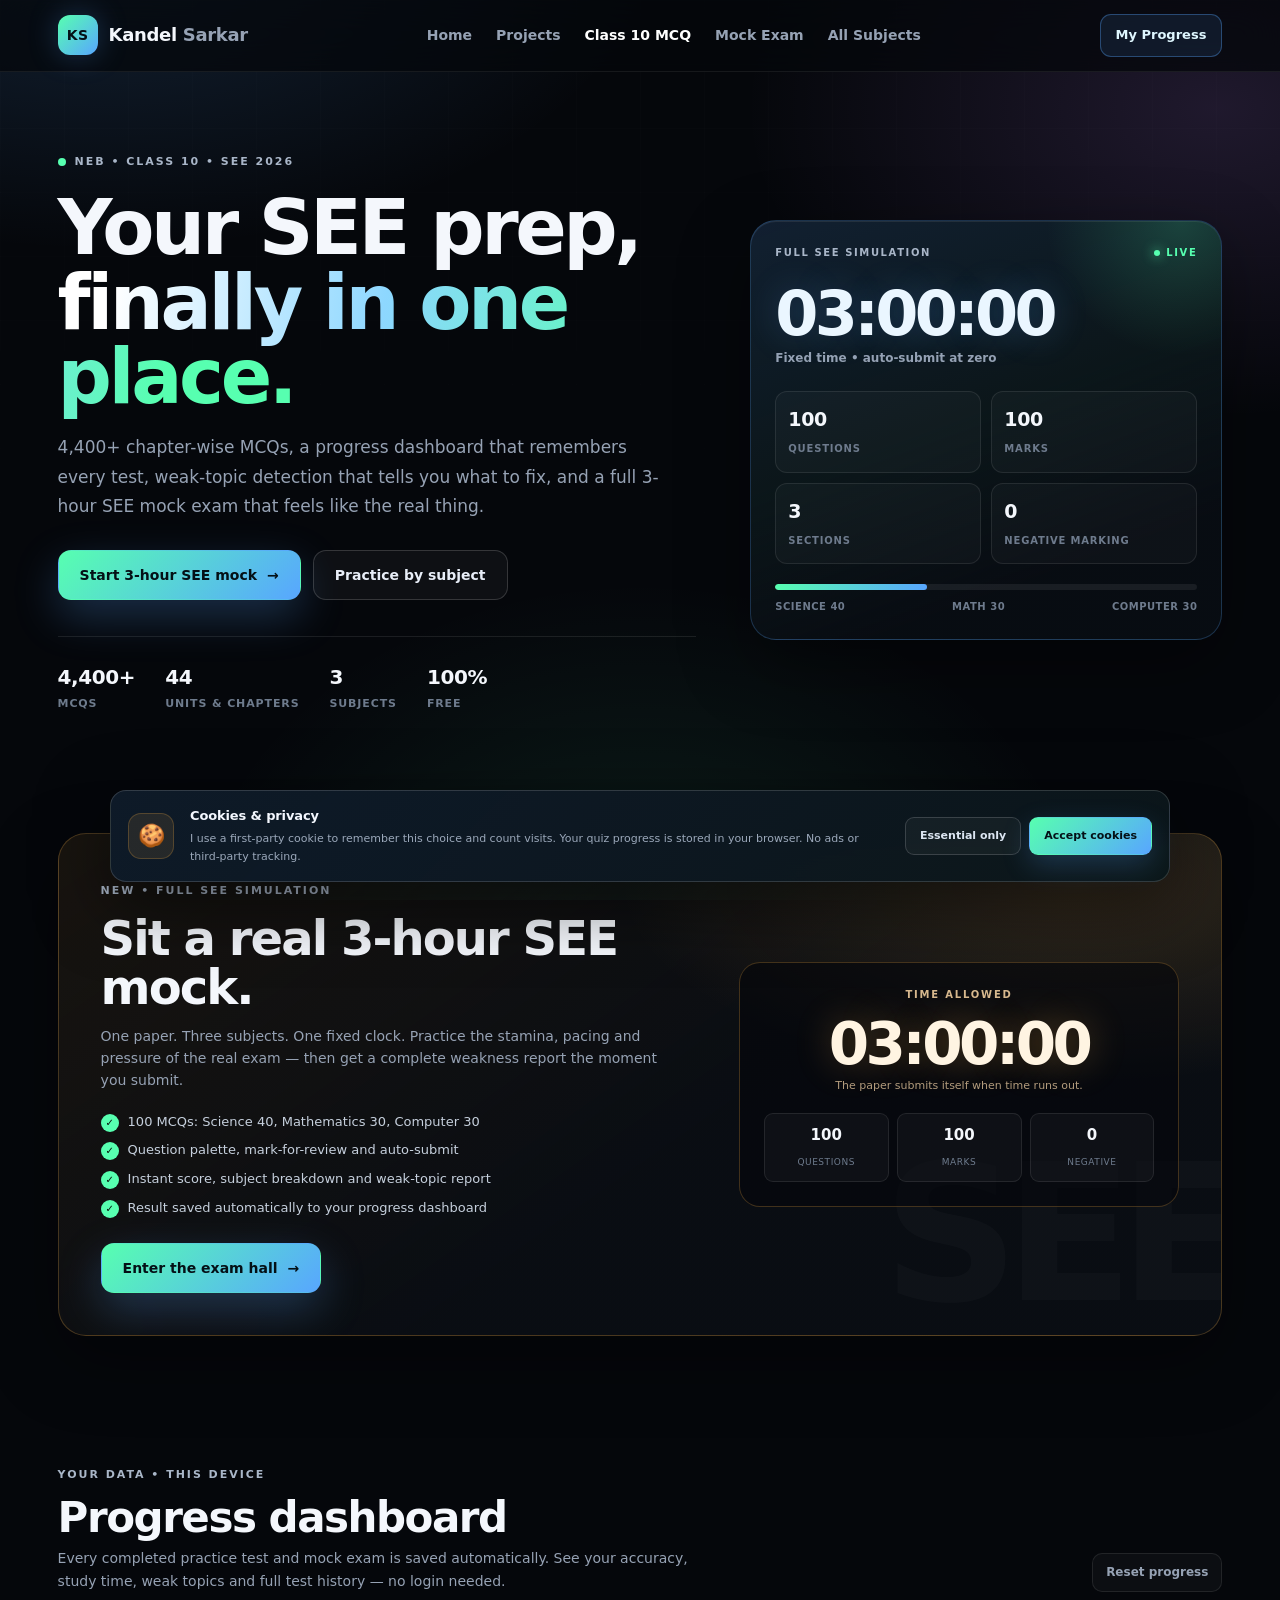
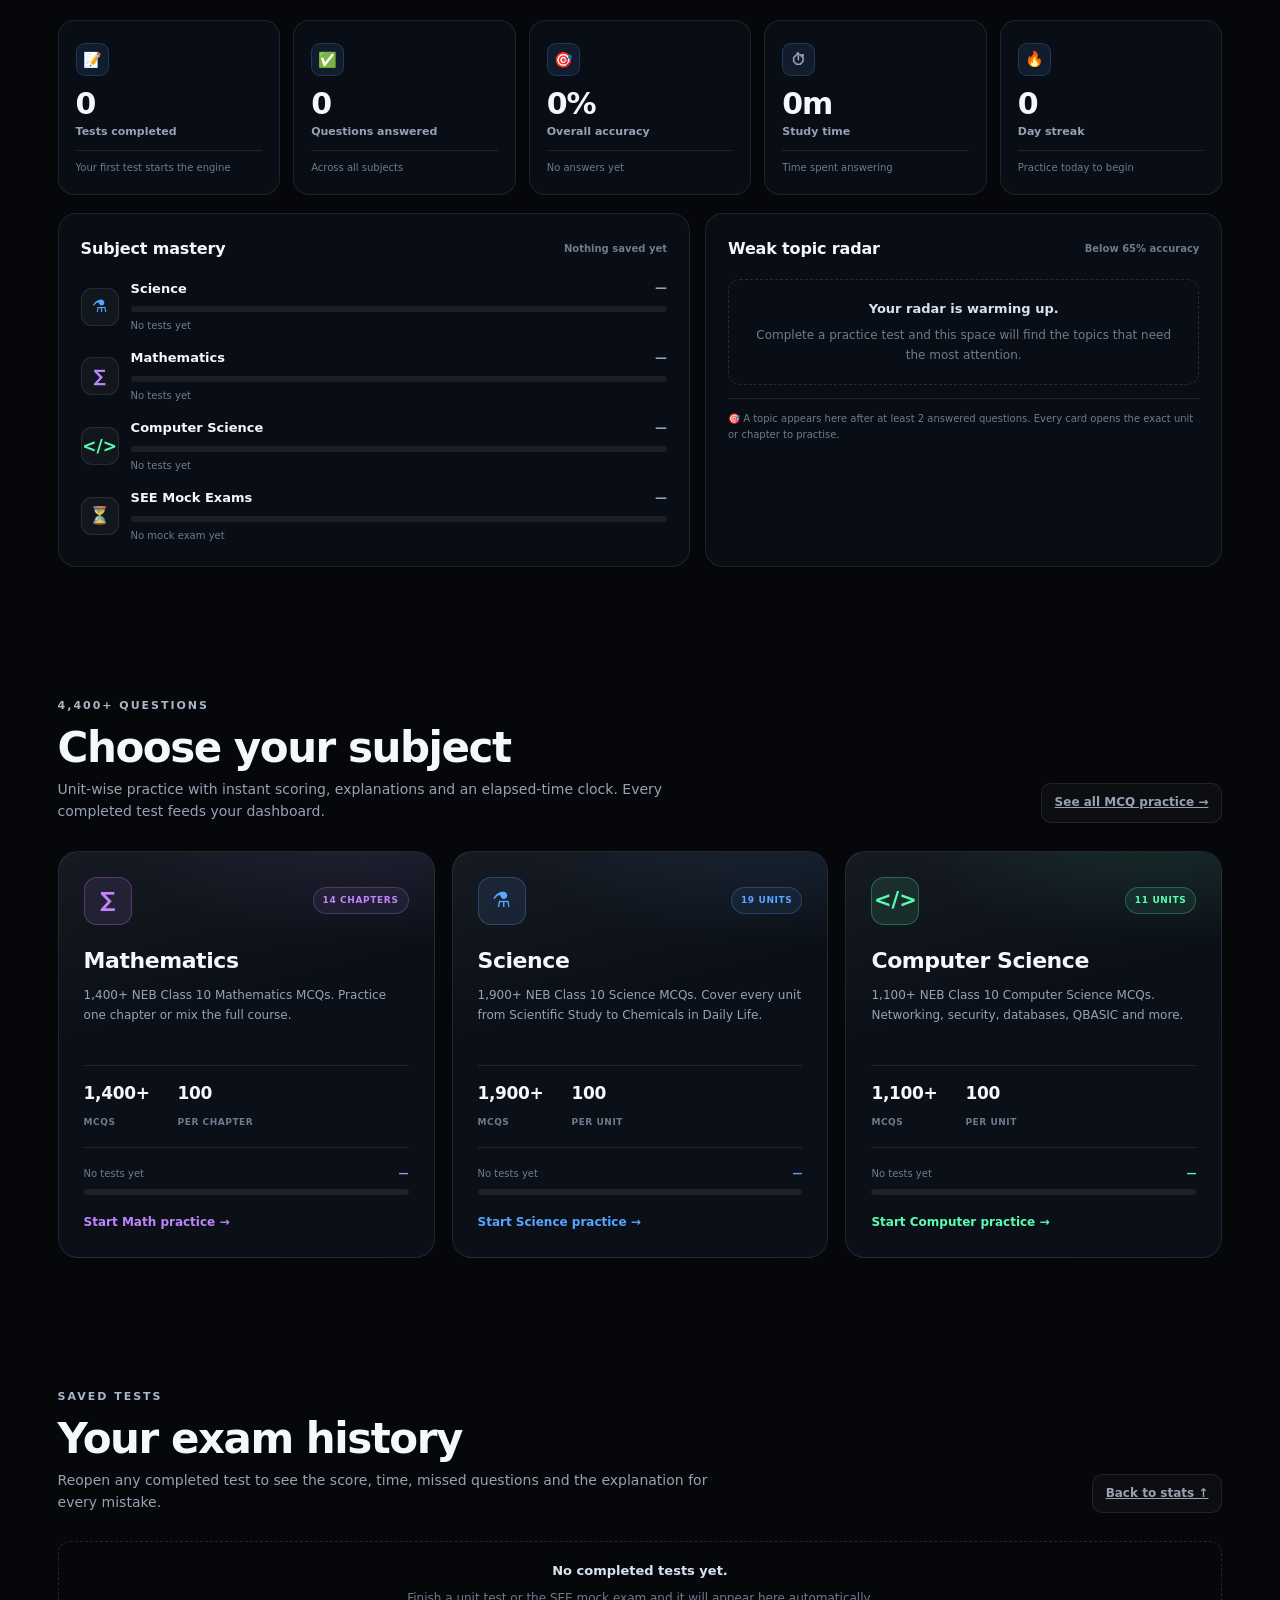
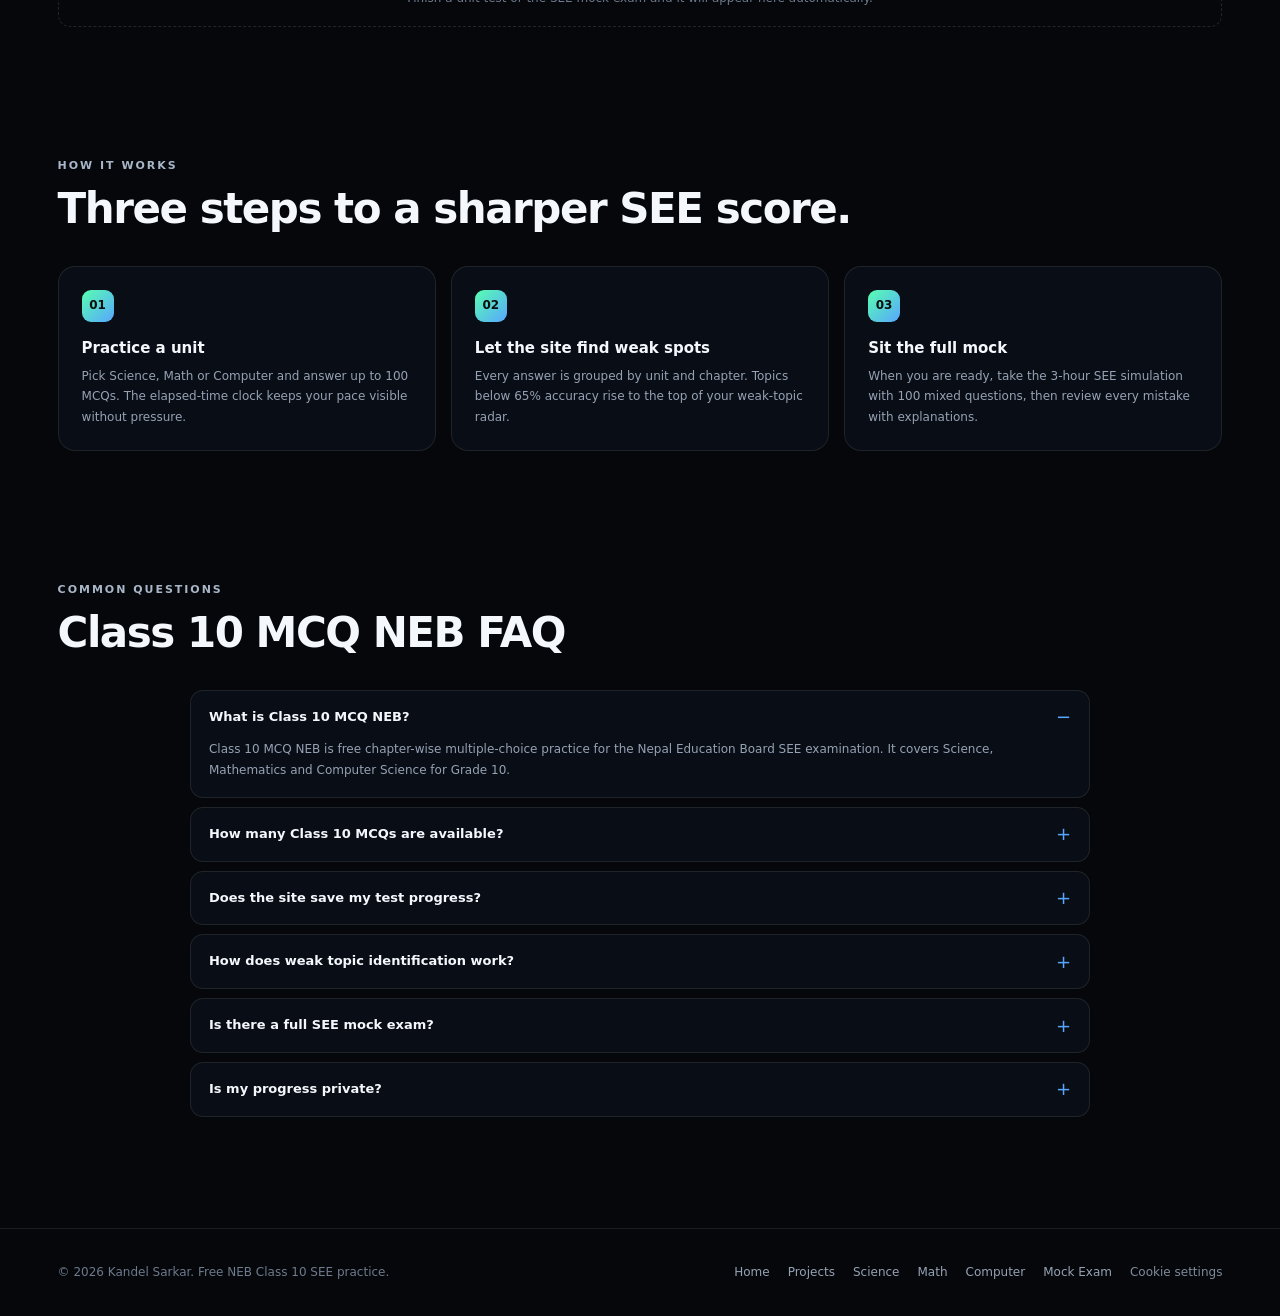
<file: class-10-mcq.html>
<!DOCTYPE html>
<html lang="en">
<head>
    <link rel="icon" type="image/jpeg" href="kandel-sarkar-profile.jpg">
    <meta charset="UTF-8">
    <meta name="viewport" content="width=device-width, initial-scale=1.0">
    <meta name="description" content="Free Class 10 MCQ NEB practice with progress tracking, weak topic detection and a full 3-hour SEE mock exam. 4,400+ Science, Math and Computer MCQs.">
    <meta name="keywords" content="mcq class 10 neb, class 10 mcq, neb class 10 mcq, see mock exam, see model question, class 10 science mcq, class 10 math mcq, class 10 computer mcq, student progress tracking">
    <meta name="robots" content="index, follow, max-image-preview:large">
    <link rel="canonical" href="https://kandelbishal.com.np/class-10-mcq.html">

    <meta property="og:type" content="website">
    <meta property="og:site_name" content="Kandel Sarkar">
    <meta property="og:title" content="Class 10 MCQ NEB | Progress Tracking &amp; 3-Hour SEE Mock">
    <meta property="og:description" content="Practice 4,400+ NEB Class 10 MCQs, save every test, find weak topics and sit a full 3-hour SEE mock exam.">
    <meta property="og:url" content="https://kandelbishal.com.np/class-10-mcq.html">
    <meta property="og:image" content="https://kandelbishal.com.np/kandel-sarkar-profile.jpg">
    <meta property="og:image:alt" content="Class 10 MCQ NEB progress dashboard and SEE mock exam">
    <meta name="twitter:card" content="summary">
    <meta name="twitter:title" content="Class 10 MCQ NEB | Progress &amp; SEE Mock Exam">
    <meta name="twitter:description" content="4,400+ MCQs, saved progress, weak topic detection and a full 3-hour SEE mock exam.">
    <meta name="twitter:image" content="https://kandelbishal.com.np/kandel-sarkar-profile.jpg">

    <title>Class 10 MCQ NEB | Progress, Weak Topics &amp; SEE Mock Exam</title>

    <script type="application/ld+json">
    {
      "@context": "https://schema.org",
      "@graph": [
        {
          "@type": "WebPage",
          "@id": "https://kandelbishal.com.np/class-10-mcq.html#webpage",
          "url": "https://kandelbishal.com.np/class-10-mcq.html",
          "name": "Class 10 MCQ NEB | Progress, Weak Topics and SEE Mock Exam",
          "description": "Free Class 10 MCQ practice for NEB SEE with progress tracking, weak topic detection, saved tests and a full 3-hour mock exam.",
          "inLanguage": "en",
          "dateModified": "2026-11-04",
          "isPartOf": {
            "@type": "WebSite",
            "@id": "https://kandelbishal.com.np/#website",
            "url": "https://kandelbishal.com.np/",
            "name": "Kandel Sarkar"
          }
        },
        {
          "@type": "ItemList",
          "name": "Class 10 MCQ NEB subjects and mock exam",
          "itemListElement": [
            {
              "@type": "ListItem",
              "position": 1,
              "item": {
                "@type": "LearningResource",
                "name": "Class 10 Science MCQ NEB",
                "url": "https://kandelbishal.com.np/science-mcq.html",
                "learningResourceType": "Quiz",
                "educationalLevel": "Grade 10",
                "isAccessibleForFree": true
              }
            },
            {
              "@type": "ListItem",
              "position": 2,
              "item": {
                "@type": "LearningResource",
                "name": "Class 10 Math MCQ NEB",
                "url": "https://kandelbishal.com.np/math-mcq.html",
                "learningResourceType": "Quiz",
                "educationalLevel": "Grade 10",
                "isAccessibleForFree": true
              }
            },
            {
              "@type": "ListItem",
              "position": 3,
              "item": {
                "@type": "LearningResource",
                "name": "Class 10 Computer Science MCQ NEB",
                "url": "https://kandelbishal.com.np/computer-mcq.html",
                "learningResourceType": "Quiz",
                "educationalLevel": "Grade 10",
                "isAccessibleForFree": true
              }
            },
            {
              "@type": "ListItem",
              "position": 4,
              "item": {
                "@type": "LearningResource",
                "name": "Full SEE Mock Exam - 3 Hours",
                "url": "https://kandelbishal.com.np/see-mock-exam.html",
                "learningResourceType": "Exam",
                "educationalLevel": "Grade 10",
                "isAccessibleForFree": true
              }
            }
          ]
        },
        {
          "@type": "BreadcrumbList",
          "itemListElement": [
            {
              "@type": "ListItem",
              "position": 1,
              "name": "Home",
              "item": "https://kandelbishal.com.np/"
            },
            {
              "@type": "ListItem",
              "position": 2,
              "name": "Projects",
              "item": "https://kandelbishal.com.np/projects.html"
            },
            {
              "@type": "ListItem",
              "position": 3,
              "name": "Class 10 MCQ",
              "item": "https://kandelbishal.com.np/class-10-mcq.html"
            }
          ]
        },
        {
          "@type": "FAQPage",
          "mainEntity": [
            {
              "@type": "Question",
              "name": "What is Class 10 MCQ NEB?",
              "acceptedAnswer": {
                "@type": "Answer",
                "text": "Class 10 MCQ NEB is free chapter-wise multiple-choice practice for the Nepal Education Board SEE examination. It covers Science, Mathematics and Computer Science for Grade 10."
              }
            },
            {
              "@type": "Question",
              "name": "How many Class 10 MCQs are available?",
              "acceptedAnswer": {
                "@type": "Answer",
                "text": "The site has more than 4,400 MCQs: 1,900+ Science questions across 19 units, 1,400+ Mathematics questions across 14 chapters and 1,100+ Computer Science questions across 11 units."
              }
            },
            {
              "@type": "Question",
              "name": "Does the site save my test progress?",
              "acceptedAnswer": {
                "@type": "Answer",
                "text": "Yes. Every completed practice test and mock exam is saved in your browser on this device. You can see your scores, study time, accuracy, weak topics and full test history without creating an account."
              }
            },
            {
              "@type": "Question",
              "name": "How does weak topic identification work?",
              "acceptedAnswer": {
                "@type": "Answer",
                "text": "The site groups your answers by Science unit, Math chapter or Computer unit. Any topic where your accuracy falls below 65% after at least two questions is shown in the weak topic radar with a direct practice link."
              }
            },
            {
              "@type": "Question",
              "name": "Is there a full SEE mock exam?",
              "acceptedAnswer": {
                "@type": "Answer",
                "text": "Yes. The full SEE mock exam has 100 MCQs from Science, Mathematics and Computer Science, a fixed 3-hour countdown, auto-submit, a question palette, mark-for-review and a detailed result analysis."
              }
            },
            {
              "@type": "Question",
              "name": "Is my progress private?",
              "acceptedAnswer": {
                "@type": "Answer",
                "text": "Yes. Progress is stored locally on your device using browser storage and a small first-party progress cookie. No account, name or personal data is sent to a server."
              }
            }
          ]
        }
      ]
    }
    </script>

    <style>
        :root {
            --bg: #05070b;
            --bg-soft: #080c12;
            --panel: rgba(12, 17, 25, 0.82);
            --panel-solid: #0b1018;
            --line: rgba(255, 255, 255, 0.09);
            --line-strong: rgba(255, 255, 255, 0.16);
            --text: #f4f7fc;
            --muted: #96a2b4;
            --muted-2: #6e7b8d;
            --blue: #58a6ff;
            --green: #57ffb0;
            --violet: #c084fc;
            --amber: #ffb347;
            --red: #ff6b81;
            --radius: 20px;
            --shadow: 0 24px 70px rgba(0, 0, 0, 0.38);
        }

        * {
            margin: 0;
            padding: 0;
            box-sizing: border-box;
        }

        html {
            scroll-behavior: smooth;
            scroll-padding-top: 90px;
        }

        body {
            font-family: "Segoe UI", system-ui, -apple-system, BlinkMacSystemFont, Arial, sans-serif;
            color: var(--text);
            background: var(--bg);
            min-height: 100vh;
            overflow-x: hidden;
            line-height: 1.6;
            -webkit-font-smoothing: antialiased;
        }

        body::before {
            content: "";
            position: fixed;
            inset: 0;
            z-index: -3;
            background:
                radial-gradient(900px 520px at 8% -8%, rgba(88, 166, 255, 0.18), transparent 62%),
                radial-gradient(760px 500px at 95% 12%, rgba(192, 132, 252, 0.14), transparent 62%),
                radial-gradient(700px 560px at 50% 105%, rgba(87, 255, 176, 0.1), transparent 65%),
                #05070b;
        }

        body::after {
            content: "";
            position: fixed;
            inset: 0;
            z-index: -2;
            pointer-events: none;
            opacity: 0.5;
            background-image:
                linear-gradient(rgba(255, 255, 255, 0.026) 1px, transparent 1px),
                linear-gradient(90deg, rgba(255, 255, 255, 0.026) 1px, transparent 1px);
            background-size: 64px 64px;
            mask-image: linear-gradient(to bottom, #000, transparent 78%);
        }

        a {
            color: inherit;
        }

        button,
        input {
            font: inherit;
        }

        .wrap {
            width: min(1180px, 91vw);
            margin: 0 auto;
        }

        /* ================= NAV ================= */

        .topbar {
            position: sticky;
            top: 0;
            z-index: 100;
            padding: 14px 0;
            background: rgba(5, 7, 11, 0.74);
            border-bottom: 1px solid rgba(255, 255, 255, 0.07);
            backdrop-filter: blur(20px);
            -webkit-backdrop-filter: blur(20px);
        }

        .topbar-inner {
            display: flex;
            align-items: center;
            justify-content: space-between;
            gap: 22px;
        }

        .brand {
            display: inline-flex;
            align-items: center;
            gap: 11px;
            text-decoration: none;
            font-weight: 800;
            letter-spacing: -0.02em;
            white-space: nowrap;
        }

        .brand-mark {
            width: 40px;
            height: 40px;
            display: grid;
            place-items: center;
            border-radius: 12px;
            font-size: 14px;
            letter-spacing: 0.02em;
            color: #041016;
            background: linear-gradient(135deg, var(--green), var(--blue));
            box-shadow: 0 0 30px rgba(88, 166, 255, 0.26);
        }

        .brand-text {
            font-size: 18px;
        }

        .brand-text span {
            color: var(--muted);
            font-weight: 600;
        }

        .navlinks {
            display: flex;
            align-items: center;
            gap: 24px;
        }

        .navlinks a {
            text-decoration: none;
            font-size: 14px;
            font-weight: 600;
            color: var(--muted);
            transition: color 0.2s ease;
        }

        .navlinks a:hover,
        .navlinks a.active {
            color: #fff;
        }

        .nav-cta {
            text-decoration: none;
            font-size: 13px;
            font-weight: 800;
            padding: 10px 15px;
            border-radius: 11px;
            color: #dff7ff;
            border: 1px solid rgba(88, 166, 255, 0.35);
            background: rgba(88, 166, 255, 0.1);
            white-space: nowrap;
            transition: 0.2s ease;
        }

        .nav-cta:hover {
            background: rgba(88, 166, 255, 0.2);
            border-color: var(--blue);
            transform: translateY(-1px);
        }

        /* ================= HERO ================= */

        .hero {
            display: grid;
            grid-template-columns: minmax(0, 1.15fr) minmax(0, 0.85fr);
            gap: 54px;
            align-items: center;
            padding: 76px 0 58px;
        }

        .eyebrow {
            display: inline-flex;
            align-items: center;
            gap: 9px;
            font-size: 11px;
            font-weight: 800;
            letter-spacing: 0.18em;
            text-transform: uppercase;
            color: #a9b6c8;
        }

        .eyebrow .pulse {
            width: 8px;
            height: 8px;
            border-radius: 50%;
            background: var(--green);
            box-shadow: 0 0 0 0 rgba(87, 255, 176, 0.55);
            animation: pulse 2s infinite;
        }

        @keyframes pulse {
            0% { box-shadow: 0 0 0 0 rgba(87, 255, 176, 0.5); }
            70% { box-shadow: 0 0 0 12px rgba(87, 255, 176, 0); }
            100% { box-shadow: 0 0 0 0 rgba(87, 255, 176, 0); }
        }

        .hero h1 {
            margin: 18px 0 18px;
            font-size: clamp(44px, 6.1vw, 76px);
            line-height: 0.98;
            letter-spacing: -0.045em;
            font-weight: 850;
        }

        .grad {
            background: linear-gradient(100deg, #ffffff 8%, #8dd7ff 44%, #57ffb0 82%);
            -webkit-background-clip: text;
            background-clip: text;
            color: transparent;
        }

        .hero-copy > p {
            max-width: 610px;
            font-size: 17px;
            line-height: 1.75;
            color: var(--muted);
        }

        .hero-cta {
            display: flex;
            flex-wrap: wrap;
            gap: 12px;
            margin-top: 28px;
        }

        .btn {
            display: inline-flex;
            align-items: center;
            justify-content: center;
            gap: 10px;
            min-height: 50px;
            padding: 13px 21px;
            border-radius: 13px;
            text-decoration: none;
            font-size: 14px;
            font-weight: 800;
            border: 1px solid transparent;
            cursor: pointer;
            transition: transform 0.2s ease, box-shadow 0.2s ease, background 0.2s ease, border-color 0.2s ease;
        }

        .btn.primary {
            color: #041016;
            background: linear-gradient(135deg, var(--green), var(--blue));
            box-shadow: 0 16px 44px rgba(88, 166, 255, 0.26);
        }

        .btn.primary:hover {
            transform: translateY(-2px);
            box-shadow: 0 22px 56px rgba(88, 166, 255, 0.36);
        }

        .btn.ghost {
            color: #e8eef8;
            background: rgba(255, 255, 255, 0.04);
            border-color: var(--line-strong);
        }

        .btn.ghost:hover {
            background: rgba(255, 255, 255, 0.08);
            border-color: rgba(255, 255, 255, 0.3);
            transform: translateY(-2px);
        }

        .trust-row {
            display: flex;
            flex-wrap: wrap;
            gap: 30px;
            margin-top: 36px;
            padding-top: 24px;
            border-top: 1px solid var(--line);
        }

        .trust-row div {
            display: flex;
            flex-direction: column;
            gap: 2px;
        }

        .trust-row strong {
            font-size: 20px;
            letter-spacing: -0.02em;
        }

        .trust-row span {
            font-size: 11px;
            letter-spacing: 0.08em;
            text-transform: uppercase;
            color: var(--muted-2);
            font-weight: 700;
        }

        /* ================= EXAM PREVIEW ================= */

        .exam-preview {
            position: relative;
            padding: 24px;
            border-radius: 26px;
            border: 1px solid rgba(88, 166, 255, 0.24);
            background:
                linear-gradient(160deg, rgba(88, 166, 255, 0.12), rgba(87, 255, 176, 0.04) 46%, rgba(8, 12, 18, 0.94) 78%),
                #080d14;
            box-shadow: var(--shadow), inset 0 1px 0 rgba(255, 255, 255, 0.08);
            overflow: hidden;
        }

        .exam-preview::before {
            content: "";
            position: absolute;
            width: 280px;
            height: 280px;
            top: -140px;
            right: -100px;
            border-radius: 50%;
            background: radial-gradient(circle, rgba(87, 255, 176, 0.18), transparent 68%);
            pointer-events: none;
        }

        .preview-top {
            position: relative;
            display: flex;
            align-items: center;
            justify-content: space-between;
            gap: 12px;
            font-size: 10px;
            font-weight: 800;
            letter-spacing: 0.16em;
            color: #a9b6c8;
        }

        .live-dot {
            display: inline-flex;
            align-items: center;
            gap: 6px;
            color: var(--green);
        }

        .live-dot::before {
            content: "";
            width: 6px;
            height: 6px;
            border-radius: 50%;
            background: var(--green);
            box-shadow: 0 0 12px var(--green);
        }

        .preview-clock {
            position: relative;
            margin: 22px 0 4px;
            font-size: clamp(44px, 6vw, 62px);
            font-weight: 850;
            letter-spacing: -0.06em;
            line-height: 1;
            font-variant-numeric: tabular-nums;
            color: #eaf6ff;
            text-shadow: 0 0 34px rgba(88, 166, 255, 0.24);
        }

        .preview-sub {
            font-size: 12px;
            font-weight: 700;
            color: var(--muted);
        }

        .preview-grid {
            display: grid;
            grid-template-columns: 1fr 1fr;
            gap: 10px;
            margin-top: 22px;
        }

        .preview-grid div {
            padding: 12px;
            border: 1px solid var(--line);
            border-radius: 12px;
            background: rgba(255, 255, 255, 0.028);
        }

        .preview-grid strong {
            display: block;
            font-size: 19px;
            letter-spacing: -0.02em;
        }

        .preview-grid span {
            font-size: 10px;
            text-transform: uppercase;
            letter-spacing: 0.08em;
            color: var(--muted-2);
            font-weight: 700;
        }

        .preview-bar {
            height: 6px;
            margin-top: 20px;
            border-radius: 99px;
            background: rgba(255, 255, 255, 0.07);
            overflow: hidden;
        }

        .preview-bar span {
            display: block;
            height: 100%;
            border-radius: inherit;
            background: linear-gradient(90deg, var(--green), var(--blue));
        }

        .preview-foot {
            display: flex;
            justify-content: space-between;
            gap: 10px;
            margin-top: 9px;
            font-size: 10px;
            font-weight: 700;
            letter-spacing: 0.05em;
            color: var(--muted-2);
            text-transform: uppercase;
        }

        /* ================= SECTIONS ================= */

        .section {
            padding: 62px 0;
        }

        .section-head {
            display: flex;
            align-items: flex-end;
            justify-content: space-between;
            gap: 24px;
            margin-bottom: 28px;
        }

        .section-head h2 {
            margin: 9px 0 7px;
            font-size: clamp(28px, 4vw, 42px);
            line-height: 1.08;
            letter-spacing: -0.035em;
        }

        .section-head p {
            max-width: 650px;
            color: var(--muted);
            font-size: 14px;
        }

        .text-btn {
            flex: 0 0 auto;
            padding: 9px 13px;
            border-radius: 10px;
            border: 1px solid var(--line);
            background: rgba(255, 255, 255, 0.03);
            color: var(--muted);
            font-size: 12px;
            font-weight: 700;
            cursor: pointer;
            transition: 0.2s ease;
        }

        .text-btn:hover {
            color: #fff;
            border-color: rgba(255, 107, 129, 0.5);
            background: rgba(255, 107, 129, 0.08);
        }

        /* ================= MOCK BANNER ================= */

        .mock-banner {
            position: relative;
            display: grid;
            grid-template-columns: minmax(0, 1.15fr) minmax(0, 0.85fr);
            gap: 42px;
            align-items: center;
            padding: 42px;
            border-radius: 28px;
            border: 1px solid rgba(255, 179, 71, 0.24);
            background:
                radial-gradient(700px 300px at 88% 10%, rgba(255, 179, 71, 0.16), transparent 66%),
                linear-gradient(145deg, rgba(255, 179, 71, 0.08), rgba(10, 14, 20, 0.94) 58%);
            box-shadow: var(--shadow);
            overflow: hidden;
        }

        .mock-banner::after {
            content: "SEE";
            position: absolute;
            right: -12px;
            bottom: -52px;
            font-size: 190px;
            font-weight: 900;
            letter-spacing: -0.08em;
            color: rgba(255, 255, 255, 0.022);
            pointer-events: none;
        }

        .mock-copy {
            position: relative;
            z-index: 1;
        }

        .mock-copy h2 {
            margin: 12px 0 12px;
            font-size: clamp(30px, 4.2vw, 48px);
            line-height: 1.03;
            letter-spacing: -0.04em;
        }

        .mock-copy > p {
            max-width: 580px;
            color: var(--muted);
            font-size: 14px;
        }

        .check-list {
            display: grid;
            gap: 8px;
            margin: 20px 0 24px;
            list-style: none;
        }

        .check-list li {
            display: flex;
            align-items: flex-start;
            gap: 9px;
            color: #c6d0dd;
            font-size: 13px;
        }

        .check-list li::before {
            content: "✓";
            display: inline-grid;
            place-items: center;
            flex: 0 0 18px;
            width: 18px;
            height: 18px;
            margin-top: 2px;
            border-radius: 50%;
            font-size: 10px;
            font-weight: 900;
            color: #071009;
            background: var(--green);
        }

        .mock-clock {
            position: relative;
            z-index: 1;
            padding: 24px;
            border-radius: 21px;
            border: 1px solid rgba(255, 179, 71, 0.24);
            background: rgba(5, 8, 12, 0.62);
            text-align: center;
        }

        .mock-clock-label {
            font-size: 10px;
            font-weight: 800;
            letter-spacing: 0.18em;
            color: #d7b98f;
        }

        .mock-clock-digits {
            margin: 12px 0 4px;
            font-size: clamp(42px, 6vw, 58px);
            font-weight: 850;
            letter-spacing: -0.06em;
            line-height: 1;
            font-variant-numeric: tabular-nums;
            color: #fff4e2;
            text-shadow: 0 0 36px rgba(255, 179, 71, 0.3);
        }

        .mock-clock-meta {
            font-size: 11px;
            color: #b39c7d;
        }

        .mock-mini-grid {
            display: grid;
            grid-template-columns: repeat(3, 1fr);
            gap: 8px;
            margin-top: 18px;
        }

        .mock-mini-grid div {
            padding: 9px 6px;
            border-radius: 9px;
            background: rgba(255, 255, 255, 0.035);
            border: 1px solid var(--line);
        }

        .mock-mini-grid strong {
            display: block;
            font-size: 15px;
        }

        .mock-mini-grid span {
            font-size: 9px;
            text-transform: uppercase;
            letter-spacing: 0.06em;
            color: var(--muted-2);
        }

        /* ================= STATS ================= */

        .stat-grid {
            display: grid;
            grid-template-columns: repeat(5, minmax(0, 1fr));
            gap: 13px;
            margin-bottom: 18px;
        }

        .stat-card {
            padding: 18px 17px;
            border-radius: 16px;
            border: 1px solid var(--line);
            background: var(--panel);
            backdrop-filter: blur(10px);
            min-width: 0;
        }

        .stat-card .stat-icon {
            display: inline-grid;
            place-items: center;
            width: 33px;
            height: 33px;
            margin-bottom: 12px;
            border-radius: 9px;
            font-size: 15px;
            background: rgba(88, 166, 255, 0.1);
            border: 1px solid rgba(88, 166, 255, 0.2);
        }

        .stat-card strong {
            display: block;
            font-size: clamp(22px, 2.8vw, 30px);
            letter-spacing: -0.04em;
            line-height: 1.05;
            font-variant-numeric: tabular-nums;
        }

        .stat-card > span {
            display: block;
            margin-top: 4px;
            font-size: 11px;
            font-weight: 700;
            color: var(--muted);
        }

        .stat-card small {
            display: block;
            margin-top: 9px;
            padding-top: 9px;
            border-top: 1px solid var(--line);
            font-size: 10px;
            color: var(--muted-2);
            white-space: nowrap;
            overflow: hidden;
            text-overflow: ellipsis;
        }

        .dashboard-grid {
            display: grid;
            grid-template-columns: minmax(0, 1.1fr) minmax(0, 0.9fr);
            gap: 15px;
        }

        .panel {
            padding: 22px;
            border-radius: 18px;
            border: 1px solid var(--line);
            background: var(--panel);
            backdrop-filter: blur(10px);
            min-width: 0;
        }

        .panel-head {
            display: flex;
            align-items: center;
            justify-content: space-between;
            gap: 14px;
            margin-bottom: 17px;
        }

        .panel-head h3 {
            font-size: 16px;
            letter-spacing: -0.01em;
        }

        .panel-head span {
            font-size: 10px;
            font-weight: 700;
            color: var(--muted-2);
            text-align: right;
        }

        .mastery-list {
            display: grid;
            gap: 14px;
        }

        .mastery-row {
            display: grid;
            grid-template-columns: 38px minmax(0, 1fr);
            gap: 12px;
            align-items: center;
        }

        .mastery-icon {
            width: 38px;
            height: 38px;
            display: grid;
            place-items: center;
            border-radius: 11px;
            font-size: 17px;
            font-weight: 800;
            background: rgba(255, 255, 255, 0.04);
            border: 1px solid var(--line);
        }

        .mastery-top {
            display: flex;
            align-items: center;
            justify-content: space-between;
            gap: 10px;
            margin-bottom: 7px;
        }

        .mastery-top span {
            font-size: 13px;
            font-weight: 700;
        }

        .mastery-pct {
            font-size: 12px;
            font-weight: 800;
            color: var(--muted);
            font-variant-numeric: tabular-nums;
        }

        .mastery-bar,
        .card-bar,
        .weak-bar {
            height: 6px;
            border-radius: 99px;
            background: rgba(255, 255, 255, 0.07);
            overflow: hidden;
        }

        .mastery-bar i,
        .card-bar i,
        .weak-bar i {
            display: block;
            height: 100%;
            width: 0;
            border-radius: inherit;
            background: linear-gradient(90deg, var(--blue), var(--green));
            transition: width 0.6s cubic-bezier(0.2, 0.7, 0.2, 1);
        }

        .mastery-meta {
            margin-top: 6px;
            font-size: 10px;
            color: var(--muted-2);
        }

        .weak-list {
            display: grid;
            gap: 9px;
        }

        .weak-item {
            display: grid;
            grid-template-columns: 30px minmax(0, 1fr) auto;
            gap: 10px;
            align-items: center;
            padding: 10px;
            border-radius: 12px;
            border: 1px solid rgba(255, 107, 129, 0.18);
            background: rgba(255, 107, 129, 0.045);
            text-decoration: none;
            transition: 0.2s ease;
        }

        .weak-item:hover {
            border-color: rgba(255, 107, 129, 0.42);
            background: rgba(255, 107, 129, 0.08);
            transform: translateY(-1px);
        }

        .weak-rank {
            font-size: 10px;
            font-weight: 800;
            color: #ff9baa;
            text-align: center;
            font-variant-numeric: tabular-nums;
        }

        .weak-name {
            display: flex;
            align-items: center;
            gap: 7px;
            min-width: 0;
        }

        .weak-name strong {
            font-size: 12px;
            white-space: nowrap;
            overflow: hidden;
            text-overflow: ellipsis;
        }

        .weak-name span {
            flex: 0 0 auto;
            font-size: 9px;
            font-weight: 700;
            text-transform: uppercase;
            letter-spacing: 0.05em;
            color: var(--muted-2);
        }

        .weak-bar {
            height: 4px;
            margin-top: 6px;
        }

        .weak-bar i {
            background: linear-gradient(90deg, var(--red), var(--amber));
        }

        .weak-pct {
            font-size: 12px;
            font-weight: 800;
            color: #ff9baa;
            font-variant-numeric: tabular-nums;
        }

        .weak-note {
            margin-top: 13px;
            padding-top: 12px;
            border-top: 1px solid var(--line);
            font-size: 10px;
            line-height: 1.6;
            color: var(--muted-2);
        }

        .empty-state {
            padding: 18px;
            border: 1px dashed rgba(255, 255, 255, 0.12);
            border-radius: 12px;
            text-align: center;
            color: var(--muted-2);
            font-size: 12px;
            line-height: 1.7;
        }

        .empty-state strong {
            display: block;
            margin-bottom: 5px;
            color: #d9e3ef;
            font-size: 13px;
        }

        /* ================= SUBJECTS ================= */

        .subject-grid {
            display: grid;
            grid-template-columns: repeat(3, minmax(0, 1fr));
            gap: 17px;
        }

        .subject-card {
            position: relative;
            display: flex;
            flex-direction: column;
            padding: 25px;
            border-radius: 20px;
            border: 1px solid var(--line);
            background:
                linear-gradient(165deg, rgba(255, 255, 255, 0.045), transparent 38%),
                var(--panel-solid);
            text-decoration: none;
            overflow: hidden;
            transition: transform 0.25s ease, border-color 0.25s ease, box-shadow 0.25s ease;
        }

        .subject-card::before {
            content: "";
            position: absolute;
            inset: 0;
            border-radius: inherit;
            background: radial-gradient(420px 200px at 85% -10%, var(--card-accent), transparent 66%);
            opacity: 0.11;
            pointer-events: none;
        }

        .subject-card:hover {
            transform: translateY(-6px);
            border-color: var(--card-accent-strong);
            box-shadow: 0 22px 54px rgba(0, 0, 0, 0.34);
        }

        .subject-card.math {
            --card-accent: #c084fc;
            --card-accent-strong: rgba(192, 132, 252, 0.55);
        }

        .subject-card.science {
            --card-accent: #58a6ff;
            --card-accent-strong: rgba(88, 166, 255, 0.55);
        }

        .subject-card.computer {
            --card-accent: #57ffb0;
            --card-accent-strong: rgba(87, 255, 176, 0.5);
        }

        .subject-top {
            display: flex;
            align-items: center;
            justify-content: space-between;
            gap: 12px;
            margin-bottom: 18px;
        }

        .subject-icon {
            width: 48px;
            height: 48px;
            display: grid;
            place-items: center;
            border-radius: 13px;
            font-size: 21px;
            font-weight: 800;
            color: var(--card-accent);
            background: color-mix(in srgb, var(--card-accent) 10%, transparent);
            border: 1px solid color-mix(in srgb, var(--card-accent) 28%, transparent);
        }

        .subject-badge {
            padding: 5px 9px;
            border-radius: 99px;
            font-size: 9px;
            font-weight: 800;
            letter-spacing: 0.07em;
            text-transform: uppercase;
            color: var(--card-accent);
            border: 1px solid color-mix(in srgb, var(--card-accent) 25%, transparent);
            background: color-mix(in srgb, var(--card-accent) 8%, transparent);
        }

        .subject-card h3 {
            margin-bottom: 7px;
            font-size: 22px;
            letter-spacing: -0.02em;
        }

        .subject-card > p {
            min-height: 62px;
            font-size: 12px;
            line-height: 1.7;
            color: var(--muted);
        }

        .subject-stats {
            display: flex;
            gap: 28px;
            margin: 18px 0;
            padding: 14px 0;
            border-top: 1px solid var(--line);
            border-bottom: 1px solid var(--line);
        }

        .subject-stats strong {
            display: block;
            font-size: 17px;
            letter-spacing: -0.02em;
        }

        .subject-stats span {
            font-size: 9px;
            font-weight: 700;
            text-transform: uppercase;
            letter-spacing: 0.06em;
            color: var(--muted-2);
        }

        .card-progress {
            margin-bottom: 18px;
        }

        .card-progress-top {
            display: flex;
            align-items: center;
            justify-content: space-between;
            gap: 8px;
            margin-bottom: 7px;
            font-size: 10px;
            color: var(--muted-2);
        }

        .card-progress-top strong {
            color: var(--card-accent);
            font-variant-numeric: tabular-nums;
        }

        .card-bar i {
            background: linear-gradient(90deg, var(--card-accent), #ffffff);
        }

        .card-link {
            margin-top: auto;
            font-size: 12px;
            font-weight: 800;
            color: var(--card-accent);
        }

        /* ================= HISTORY ================= */

        .history-list {
            display: grid;
            gap: 10px;
        }

        .history-card {
            display: grid;
            grid-template-columns: 52px minmax(0, 1fr) 88px;
            gap: 16px;
            align-items: start;
            padding: 16px;
            border-radius: 15px;
            border: 1px solid var(--line);
            background: var(--panel);
            transition: border-color 0.2s ease, background 0.2s ease;
        }

        .history-card:hover {
            border-color: var(--line-strong);
            background: rgba(15, 21, 30, 0.9);
        }

        .history-date {
            padding: 7px 4px;
            border-radius: 9px;
            text-align: center;
            border: 1px solid var(--line);
            background: rgba(255, 255, 255, 0.03);
        }

        .history-date strong {
            display: block;
            font-size: 17px;
            line-height: 1;
        }

        .history-date span {
            display: block;
            margin-top: 4px;
            font-size: 9px;
            font-weight: 800;
            letter-spacing: 0.07em;
            text-transform: uppercase;
            color: var(--muted-2);
        }

        .history-main {
            min-width: 0;
        }

        .history-top {
            display: flex;
            flex-wrap: wrap;
            align-items: center;
            gap: 8px;
            margin-bottom: 6px;
        }

        .type-badge {
            padding: 3px 7px;
            border-radius: 99px;
            font-size: 8px;
            font-weight: 900;
            letter-spacing: 0.08em;
            text-transform: uppercase;
            color: #d9e7ff;
            border: 1px solid rgba(88, 166, 255, 0.25);
            background: rgba(88, 166, 255, 0.1);
        }

        .type-badge.exam {
            color: #ffe4bd;
            border-color: rgba(255, 179, 71, 0.3);
            background: rgba(255, 179, 71, 0.1);
        }

        .history-subject {
            font-size: 10px;
            font-weight: 700;
            color: var(--muted-2);
        }

        .history-time {
            margin-left: auto;
            font-size: 9px;
            color: var(--muted-2);
        }

        .history-main h3 {
            font-size: 14px;
            line-height: 1.35;
            margin-bottom: 4px;
            white-space: nowrap;
            overflow: hidden;
            text-overflow: ellipsis;
        }

        .history-meta {
            font-size: 11px;
            color: var(--muted);
        }

        .history-main details {
            margin-top: 9px;
        }

        .history-main summary {
            width: fit-content;
            cursor: pointer;
            font-size: 10px;
            font-weight: 700;
            color: var(--blue);
        }

        .missed-list {
            display: grid;
            gap: 7px;
            margin-top: 9px;
        }

        .missed-item {
            padding: 9px 10px;
            border-radius: 9px;
            border: 1px solid rgba(255, 255, 255, 0.07);
            background: rgba(255, 255, 255, 0.022);
            font-size: 10px;
            line-height: 1.55;
            color: var(--muted);
        }

        .missed-item strong {
            display: block;
            margin-bottom: 3px;
            color: #dce6f2;
            font-size: 11px;
        }

        .missed-item em {
            color: var(--green);
            font-style: normal;
        }

        .missed-item .your {
            color: var(--red);
        }

        .history-score {
            text-align: right;
        }

        .history-score strong {
            display: block;
            font-size: 20px;
            letter-spacing: -0.03em;
            line-height: 1.1;
            font-variant-numeric: tabular-nums;
        }

        .history-score span {
            font-size: 9px;
            font-weight: 800;
            letter-spacing: 0.06em;
            text-transform: uppercase;
            color: var(--muted-2);
        }

        .history-score.good strong { color: var(--green); }
        .history-score.mid strong { color: var(--amber); }
        .history-score.low strong { color: var(--red); }

        /* ================= HOW IT WORKS ================= */

        .steps {
            display: grid;
            grid-template-columns: repeat(3, minmax(0, 1fr));
            gap: 15px;
        }

        .step {
            padding: 23px;
            border-radius: 17px;
            border: 1px solid var(--line);
            background: var(--panel);
        }

        .step-num {
            display: inline-grid;
            place-items: center;
            width: 32px;
            height: 32px;
            margin-bottom: 14px;
            border-radius: 9px;
            font-size: 12px;
            font-weight: 900;
            color: #071009;
            background: linear-gradient(135deg, var(--green), var(--blue));
        }

        .step h3 {
            margin-bottom: 6px;
            font-size: 15px;
        }

        .step p {
            font-size: 12px;
            line-height: 1.7;
            color: var(--muted);
        }

        /* ================= FAQ ================= */

        .faq {
            max-width: 900px;
            margin: 0 auto;
        }

        .faq details {
            margin-bottom: 9px;
            padding: 16px 18px;
            border-radius: 13px;
            border: 1px solid var(--line);
            background: var(--panel);
        }

        .faq summary {
            display: flex;
            align-items: center;
            justify-content: space-between;
            gap: 16px;
            cursor: pointer;
            list-style: none;
            font-size: 13px;
            font-weight: 700;
        }

        .faq summary::-webkit-details-marker {
            display: none;
        }

        .faq summary::after {
            content: "+";
            flex: 0 0 auto;
            font-size: 18px;
            font-weight: 400;
            color: var(--blue);
            line-height: 1;
        }

        .faq details[open] summary::after {
            content: "−";
        }

        .faq details p {
            padding-top: 11px;
            font-size: 12px;
            line-height: 1.75;
            color: var(--muted);
        }

        /* ================= FOOTER ================= */

        footer {
            margin-top: 40px;
            padding: 34px 0;
            border-top: 1px solid var(--line);
            color: var(--muted-2);
            font-size: 12px;
        }

        .footer-inner {
            display: flex;
            flex-wrap: wrap;
            align-items: center;
            justify-content: space-between;
            gap: 16px;
        }

        .footer-links {
            display: flex;
            flex-wrap: wrap;
            gap: 18px;
        }

        .footer-links a {
            text-decoration: none;
            color: var(--muted);
            transition: color 0.2s ease;
        }

        .footer-links a:hover {
            color: #fff;
        }

        /* ================= TOAST ================= */

        .toast {
            position: fixed;
            left: 50%;
            bottom: 22px;
            z-index: 300;
            transform: translate(-50%, 20px);
            padding: 11px 17px;
            border-radius: 11px;
            border: 1px solid rgba(87, 255, 176, 0.3);
            background: rgba(8, 16, 13, 0.96);
            color: #d8ffee;
            font-size: 12px;
            font-weight: 700;
            opacity: 0;
            pointer-events: none;
            transition: opacity 0.25s ease, transform 0.25s ease;
            box-shadow: 0 18px 44px rgba(0, 0, 0, 0.4);
        }

        .toast.show {
            opacity: 1;
            transform: translate(-50%, 0);
        }

        /* ================= RESPONSIVE ================= */

        @media (max-width: 1050px) {
            .hero {
                grid-template-columns: 1fr;
                gap: 34px;
                padding-top: 58px;
            }

            .hero-copy > p {
                max-width: 760px;
            }

            .exam-preview {
                max-width: 620px;
            }

            .stat-grid {
                grid-template-columns: repeat(3, minmax(0, 1fr));
            }

            .dashboard-grid {
                grid-template-columns: 1fr;
            }

            .subject-grid {
                grid-template-columns: repeat(2, minmax(0, 1fr));
            }

            .subject-card:last-child {
                grid-column: 1 / -1;
            }
        }

        @media (max-width: 820px) {
            .topbar-inner {
                flex-wrap: wrap;
                justify-content: center;
                gap: 10px;
            }

            .navlinks {
                order: 3;
                width: 100%;
                justify-content: center;
                gap: 17px;
                flex-wrap: wrap;
            }

            .nav-cta {
                order: 2;
            }

            .mock-banner {
                grid-template-columns: 1fr;
                padding: 30px;
            }

            .mock-clock {
                max-width: 460px;
            }

            .section {
                padding: 48px 0;
            }

            .section-head {
                align-items: flex-start;
                flex-direction: column;
                gap: 12px;
            }

            .steps {
                grid-template-columns: 1fr;
            }

            .history-card {
                grid-template-columns: 46px minmax(0, 1fr);
            }

            .history-score {
                grid-column: 2;
                text-align: left;
            }

            .history-time {
                margin-left: 0;
            }
        }

        @media (max-width: 620px) {
            .wrap {
                width: min(100% - 30px, 1180px);
            }

            .brand-text {
                font-size: 16px;
            }

            .hero {
                padding-top: 44px;
            }

            .hero h1 {
                font-size: clamp(40px, 12vw, 56px);
            }

            .hero-copy > p {
                font-size: 15px;
            }

            .trust-row {
                gap: 20px;
            }

            .stat-grid {
                grid-template-columns: 1fr 1fr;
            }

            .stat-card:last-child {
                grid-column: 1 / -1;
            }

            .subject-grid {
                grid-template-columns: 1fr;
            }

            .subject-card:last-child {
                grid-column: auto;
            }

            .subject-card > p {
                min-height: 0;
            }

            .mock-banner {
                padding: 24px 19px;
                border-radius: 22px;
            }

            .preview-grid {
                gap: 8px;
            }

            .preview-top {
                font-size: 9px;
            }

            .history-card {
                grid-template-columns: 42px minmax(0, 1fr);
                gap: 12px;
                padding: 13px;
            }

            .faq details {
                padding: 14px;
            }
        }

        @media (prefers-reduced-motion: reduce) {
            html {
                scroll-behavior: auto;
            }

            *,
            *::before,
            *::after {
                animation-duration: 0.01ms !important;
                animation-iteration-count: 1 !important;
                transition-duration: 0.01ms !important;
            }
        }
    </style>
    <link rel="stylesheet" href="cookie-consent.css?v=1">
    <script src="cookie-consent.js?v=1" defer></script>
</head>

<body>

    <nav class="topbar">
        <div class="wrap topbar-inner">
            <a class="brand" href="index.html">
                <span class="brand-mark">KS</span>
                <span class="brand-text">Kandel <span>Sarkar</span></span>
            </a>

            <div class="navlinks">
                <a href="index.html">Home</a>
                <a href="projects.html">Projects</a>
                <a href="class-10-mcq.html" class="active">Class 10 MCQ</a>
                <a href="see-mock-exam.html">Mock Exam</a>
                <a href="mcq.html">All Subjects</a>
            </div>

            <a class="nav-cta" href="#progress">My Progress</a>
        </div>
    </nav>

    <main class="wrap">

        <!-- HERO -->

        <section class="hero">
            <div class="hero-copy">
                <div class="eyebrow"><span class="pulse"></span> NEB • Class 10 • SEE 2026</div>

                <h1>
                    Your SEE prep,<br>
                    <span class="grad">finally in one place.</span>
                </h1>

                <p>
                    4,400+ chapter-wise MCQs, a progress dashboard that remembers every test,
                    weak-topic detection that tells you what to fix, and a full 3-hour SEE
                    mock exam that feels like the real thing.
                </p>

                <div class="hero-cta">
                    <a class="btn primary" href="see-mock-exam.html">Start 3-hour SEE mock <span>→</span></a>
                    <a class="btn ghost" href="#subjects">Practice by subject</a>
                </div>

                <div class="trust-row">
                    <div><strong>4,400+</strong><span>MCQs</span></div>
                    <div><strong>44</strong><span>Units &amp; chapters</span></div>
                    <div><strong>3</strong><span>Subjects</span></div>
                    <div><strong>100%</strong><span>Free</span></div>
                </div>
            </div>

            <aside class="exam-preview" aria-label="SEE mock exam preview">
                <div class="preview-top">
                    <span>FULL SEE SIMULATION</span>
                    <span class="live-dot">LIVE</span>
                </div>

                <div class="preview-clock">03:00:00</div>
                <div class="preview-sub">Fixed time • auto-submit at zero</div>

                <div class="preview-grid">
                    <div><strong>100</strong><span>Questions</span></div>
                    <div><strong>100</strong><span>Marks</span></div>
                    <div><strong>3</strong><span>Sections</span></div>
                    <div><strong>0</strong><span>Negative marking</span></div>
                </div>

                <div class="preview-bar"><span style="width:36%"></span></div>
                <div class="preview-foot">
                    <span>Science 40</span>
                    <span>Math 30</span>
                    <span>Computer 30</span>
                </div>
            </aside>
        </section>

        <!-- MOCK EXAM CTA -->

        <section class="section" id="mock">
            <div class="mock-banner">
                <div class="mock-copy">
                    <div class="eyebrow">NEW • FULL SEE SIMULATION</div>
                    <h2>Sit a real 3-hour SEE mock.</h2>
                    <p>
                        One paper. Three subjects. One fixed clock. Practice the stamina,
                        pacing and pressure of the real exam — then get a complete weakness
                        report the moment you submit.
                    </p>

                    <ul class="check-list">
                        <li>100 MCQs: Science 40, Mathematics 30, Computer 30</li>
                        <li>Question palette, mark-for-review and auto-submit</li>
                        <li>Instant score, subject breakdown and weak-topic report</li>
                        <li>Result saved automatically to your progress dashboard</li>
                    </ul>

                    <a class="btn primary" href="see-mock-exam.html">Enter the exam hall <span>→</span></a>
                </div>

                <div class="mock-clock">
                    <div class="mock-clock-label">TIME ALLOWED</div>
                    <div class="mock-clock-digits">03:00:00</div>
                    <div class="mock-clock-meta">The paper submits itself when time runs out.</div>

                    <div class="mock-mini-grid">
                        <div><strong>100</strong><span>Questions</span></div>
                        <div><strong>100</strong><span>Marks</span></div>
                        <div><strong>0</strong><span>Negative</span></div>
                    </div>
                </div>
            </div>
        </section>

        <!-- PROGRESS DASHBOARD -->

        <section class="section" id="progress">
            <div class="section-head">
                <div>
                    <div class="eyebrow">YOUR DATA • THIS DEVICE</div>
                    <h2>Progress dashboard</h2>
                    <p>
                        Every completed practice test and mock exam is saved automatically.
                        See your accuracy, study time, weak topics and full test history —
                        no login needed.
                    </p>
                </div>
                <button class="text-btn" id="reset-progress" type="button">Reset progress</button>
            </div>

            <div class="stat-grid">
                <article class="stat-card">
                    <span class="stat-icon">📝</span>
                    <strong id="stat-tests">0</strong>
                    <span>Tests completed</span>
                    <small id="stat-tests-note">Your first test starts the engine</small>
                </article>

                <article class="stat-card">
                    <span class="stat-icon">✅</span>
                    <strong id="stat-questions">0</strong>
                    <span>Questions answered</span>
                    <small id="stat-questions-note">Across all subjects</small>
                </article>

                <article class="stat-card">
                    <span class="stat-icon">🎯</span>
                    <strong id="stat-accuracy">0%</strong>
                    <span>Overall accuracy</span>
                    <small id="stat-accuracy-note">No answers yet</small>
                </article>

                <article class="stat-card">
                    <span class="stat-icon">⏱</span>
                    <strong id="stat-time">0m</strong>
                    <span>Study time</span>
                    <small>Time spent answering</small>
                </article>

                <article class="stat-card">
                    <span class="stat-icon">🔥</span>
                    <strong id="stat-streak">0</strong>
                    <span>Day streak</span>
                    <small id="stat-streak-note">Practice today to begin</small>
                </article>
            </div>

            <div class="dashboard-grid">
                <div class="panel">
                    <div class="panel-head">
                        <h3>Subject mastery</h3>
                        <span id="last-saved">Nothing saved yet</span>
                    </div>

                    <div class="mastery-list">
                        <div class="mastery-row" data-subject="science">
                            <div class="mastery-icon" style="color:#58a6ff;">⚗</div>
                            <div>
                                <div class="mastery-top">
                                    <span>Science</span>
                                    <strong class="mastery-pct js-subject-pct">—</strong>
                                </div>
                                <div class="mastery-bar"><i class="js-subject-bar"></i></div>
                                <div class="mastery-meta js-subject-meta">No tests yet</div>
                            </div>
                        </div>

                        <div class="mastery-row" data-subject="math">
                            <div class="mastery-icon" style="color:#c084fc;">∑</div>
                            <div>
                                <div class="mastery-top">
                                    <span>Mathematics</span>
                                    <strong class="mastery-pct js-subject-pct">—</strong>
                                </div>
                                <div class="mastery-bar"><i class="js-subject-bar"></i></div>
                                <div class="mastery-meta js-subject-meta">No tests yet</div>
                            </div>
                        </div>

                        <div class="mastery-row" data-subject="computer">
                            <div class="mastery-icon" style="color:#57ffb0;">&lt;/&gt;</div>
                            <div>
                                <div class="mastery-top">
                                    <span>Computer Science</span>
                                    <strong class="mastery-pct js-subject-pct">—</strong>
                                </div>
                                <div class="mastery-bar"><i class="js-subject-bar"></i></div>
                                <div class="mastery-meta js-subject-meta">No tests yet</div>
                            </div>
                        </div>

                        <div class="mastery-row" data-subject="exam">
                            <div class="mastery-icon" style="color:#ffb347;">⏳</div>
                            <div>
                                <div class="mastery-top">
                                    <span>SEE Mock Exams</span>
                                    <strong class="mastery-pct js-subject-pct">—</strong>
                                </div>
                                <div class="mastery-bar"><i class="js-subject-bar"></i></div>
                                <div class="mastery-meta js-subject-meta">No mock exam yet</div>
                            </div>
                        </div>
                    </div>
                </div>

                <div class="panel">
                    <div class="panel-head">
                        <h3>Weak topic radar</h3>
                        <span>Below 65% accuracy</span>
                    </div>

                    <div id="weak-topics" class="weak-list">
                        <div class="empty-state">
                            <strong>Your radar is warming up.</strong>
                            Complete a practice test and the site will find the topics
                            that need the most attention.
                        </div>
                    </div>

                    <div class="weak-note">
                        🎯 A topic appears here after at least 2 answered questions.
                        Every card opens the exact unit or chapter to practise.
                    </div>
                </div>
            </div>
        </section>

        <!-- SUBJECTS -->

        <section class="section" id="subjects">
            <div class="section-head">
                <div>
                    <div class="eyebrow">4,400+ QUESTIONS</div>
                    <h2>Choose your subject</h2>
                    <p>
                        Unit-wise practice with instant scoring, explanations and an
                        elapsed-time clock. Every completed test feeds your dashboard.
                    </p>
                </div>
                <a class="text-btn" href="mcq.html">See all MCQ practice →</a>
            </div>

            <div class="subject-grid">
                <a class="subject-card math" href="math-mcq.html" data-subject="math">
                    <div class="subject-top">
                        <span class="subject-icon">∑</span>
                        <span class="subject-badge">14 chapters</span>
                    </div>
                    <h3>Mathematics</h3>
                    <p>
                        1,400+ NEB Class 10 Mathematics MCQs. Practice one chapter
                        or mix the full course.
                    </p>
                    <div class="subject-stats">
                        <div><strong>1,400+</strong><span>MCQs</span></div>
                        <div><strong>100</strong><span>Per chapter</span></div>
                    </div>
                    <div class="card-progress">
                        <div class="card-progress-top">
                            <span class="js-subject-meta">No tests yet</span>
                            <strong class="js-subject-pct">—</strong>
                        </div>
                        <div class="card-bar"><i class="js-subject-bar"></i></div>
                    </div>
                    <span class="card-link">Start Math practice →</span>
                </a>

                <a class="subject-card science" href="science-mcq.html" data-subject="science">
                    <div class="subject-top">
                        <span class="subject-icon">⚗</span>
                        <span class="subject-badge">19 units</span>
                    </div>
                    <h3>Science</h3>
                    <p>
                        1,900+ NEB Class 10 Science MCQs. Cover every unit from
                        Scientific Study to Chemicals in Daily Life.
                    </p>
                    <div class="subject-stats">
                        <div><strong>1,900+</strong><span>MCQs</span></div>
                        <div><strong>100</strong><span>Per unit</span></div>
                    </div>
                    <div class="card-progress">
                        <div class="card-progress-top">
                            <span class="js-subject-meta">No tests yet</span>
                            <strong class="js-subject-pct">—</strong>
                        </div>
                        <div class="card-bar"><i class="js-subject-bar"></i></div>
                    </div>
                    <span class="card-link">Start Science practice →</span>
                </a>

                <a class="subject-card computer" href="computer-mcq.html" data-subject="computer">
                    <div class="subject-top">
                        <span class="subject-icon">&lt;/&gt;</span>
                        <span class="subject-badge">11 units</span>
                    </div>
                    <h3>Computer Science</h3>
                    <p>
                        1,100+ NEB Class 10 Computer Science MCQs. Networking,
                        security, databases, QBASIC and more.
                    </p>
                    <div class="subject-stats">
                        <div><strong>1,100+</strong><span>MCQs</span></div>
                        <div><strong>100</strong><span>Per unit</span></div>
                    </div>
                    <div class="card-progress">
                        <div class="card-progress-top">
                            <span class="js-subject-meta">No tests yet</span>
                            <strong class="js-subject-pct">—</strong>
                        </div>
                        <div class="card-bar"><i class="js-subject-bar"></i></div>
                    </div>
                    <span class="card-link">Start Computer practice →</span>
                </a>
            </div>
        </section>

        <!-- SAVED TESTS -->

        <section class="section" id="saved-tests">
            <div class="section-head">
                <div>
                    <div class="eyebrow">SAVED TESTS</div>
                    <h2>Your exam history</h2>
                    <p>
                        Reopen any completed test to see the score, time, missed
                        questions and the explanation for every mistake.
                    </p>
                </div>
                <a class="text-btn" href="#progress">Back to stats ↑</a>
            </div>

            <div id="recent-tests" class="history-list">
                <div class="empty-state">
                    <strong>No completed tests yet.</strong>
                    Finish a unit test or the SEE mock exam and it will appear here
                    automatically.
                </div>
            </div>
        </section>

        <!-- HOW IT WORKS -->

        <section class="section">
            <div class="section-head">
                <div>
                    <div class="eyebrow">HOW IT WORKS</div>
                    <h2>Three steps to a sharper SEE score.</h2>
                </div>
            </div>

            <div class="steps">
                <article class="step">
                    <span class="step-num">01</span>
                    <h3>Practice a unit</h3>
                    <p>
                        Pick Science, Math or Computer and answer up to 100 MCQs.
                        The elapsed-time clock keeps your pace visible without pressure.
                    </p>
                </article>

                <article class="step">
                    <span class="step-num">02</span>
                    <h3>Let the site find weak spots</h3>
                    <p>
                        Every answer is grouped by unit and chapter. Topics below
                        65% accuracy rise to the top of your weak-topic radar.
                    </p>
                </article>

                <article class="step">
                    <span class="step-num">03</span>
                    <h3>Sit the full mock</h3>
                    <p>
                        When you are ready, take the 3-hour SEE simulation with 100
                        mixed questions, then review every mistake with explanations.
                    </p>
                </article>
            </div>
        </section>

        <!-- FAQ -->

        <section class="section">
            <div class="section-head">
                <div>
                    <div class="eyebrow">COMMON QUESTIONS</div>
                    <h2>Class 10 MCQ NEB FAQ</h2>
                </div>
            </div>

            <div class="faq">
                <details open>
                    <summary>What is Class 10 MCQ NEB?</summary>
                    <p>
                        Class 10 MCQ NEB is free chapter-wise multiple-choice practice
                        for the Nepal Education Board SEE examination. It covers Science,
                        Mathematics and Computer Science for Grade 10.
                    </p>
                </details>

                <details>
                    <summary>How many Class 10 MCQs are available?</summary>
                    <p>
                        The site has more than 4,400 MCQs: 1,900+ Science questions across
                        19 units, 1,400+ Mathematics questions across 14 chapters and
                        1,100+ Computer Science questions across 11 units.
                    </p>
                </details>

                <details>
                    <summary>Does the site save my test progress?</summary>
                    <p>
                        Yes. Every completed practice test and mock exam is saved in your
                        browser on this device. You can see scores, study time, accuracy,
                        weak topics and full test history without creating an account.
                    </p>
                </details>

                <details>
                    <summary>How does weak topic identification work?</summary>
                    <p>
                        The site groups your answers by Science unit, Math chapter or
                        Computer unit. Any topic where your accuracy falls below 65% after
                        at least two questions is shown in the weak topic radar with a
                        direct practice link.
                    </p>
                </details>

                <details>
                    <summary>Is there a full SEE mock exam?</summary>
                    <p>
                        Yes. The full SEE mock exam has 100 MCQs from Science, Mathematics
                        and Computer Science, a fixed 3-hour countdown, auto-submit, a
                        question palette, mark-for-review and detailed result analysis.
                    </p>
                </details>

                <details>
                    <summary>Is my progress private?</summary>
                    <p>
                        Yes. Progress is stored locally on your device using browser
                        storage and a small first-party progress cookie. No account, name
                        or personal data is sent to a server.
                    </p>
                </details>
            </div>
        </section>

    </main>

    <footer>
        <div class="wrap footer-inner">
            <p>© 2026 Kandel Sarkar. Free NEB Class 10 SEE practice.</p>
            <div class="footer-links">
                <a href="index.html">Home</a>
                <a href="projects.html">Projects</a>
                <a href="science-mcq.html">Science</a>
                <a href="math-mcq.html">Math</a>
                <a href="computer-mcq.html">Computer</a>
                <a href="see-mock-exam.html">Mock Exam</a>
            </div>
        </div>
    </footer>

    <div id="toast" class="toast" role="status" aria-live="polite"></div>

    <script src="mcq-progress.js?v=2"></script>
    <script>
        (function () {
            "use strict";

            var tracker = window.MCQTracker;

            if (!tracker) return;

            var $ = function (id) {
                return document.getElementById(id);
            };

            var toastTimer = null;

            function toast(message) {
                var node = $("toast");

                if (!node) return;

                node.textContent = message;
                node.classList.add("show");

                clearTimeout(toastTimer);

                toastTimer = setTimeout(function () {
                    node.classList.remove("show");
                }, 2600);
            }

            function formatNumber(value) {
                return Number(value || 0).toLocaleString("en-US");
            }

            function accuracyLabel(accuracy) {
                return Math.round((accuracy || 0) * 100) + "%";
            }

            function setSubjectUI(key, stats) {
                var nodes = document.querySelectorAll('[data-subject="' + key + '"]');

                if (!nodes.length) return;

                var pct = Math.round((stats.accuracy || 0) * 100);

                nodes.forEach(function (node) {
                    var pctNode = node.querySelector(".js-subject-pct");
                    var barNode = node.querySelector(".js-subject-bar");
                    var metaNode = node.querySelector(".js-subject-meta");

                    if (pctNode) {
                        pctNode.textContent = stats.questions ? pct + "%" : "—";
                    }

                    if (barNode) {
                        barNode.style.width = (stats.questions ? pct : 0) + "%";
                    }

                    if (metaNode) {
                        if (!stats.tests) {
                            metaNode.textContent = key === "exam"
                                ? "No mock exam yet"
                                : "No tests yet";
                        } else {
                            metaNode.textContent =
                                stats.tests + (stats.tests === 1 ? " test" : " tests") +
                                " • " + formatNumber(stats.questions) + " questions";
                        }
                    }
                });
            }

            function renderWeakTopics(topics, hasAttempts) {
                var container = $("weak-topics");

                if (!container) return;

                if (!topics.length) {
                    container.innerHTML = hasAttempts
                        ? '<div class="empty-state">' +
                          "<strong>No weak topics detected.</strong>" +
                          "Finish another test or two and this space will show the exact " +
                          "units and chapters that need revision." +
                          "</div>"
                        : '<div class="empty-state">' +
                          "<strong>Your radar is warming up.</strong>" +
                          "Complete a practice test and this space will find the topics " +
                          "that need the most attention." +
                          "</div>";
                    return;
                }

                var rank = 0;

                container.innerHTML = topics.map(function (topic) {
                    rank += 1;

                    var meta = tracker.subjectMeta(topic.subject);
                    var href = meta.href + "#unit-" + encodeURIComponent(topic.topicId);

                    return (
                        '<a class="weak-item" href="' + tracker.escapeHtml(href) + '">' +
                        '<div class="weak-rank">' + String(rank).padStart(2, "0") + "</div>" +
                        '<div style="min-width:0;">' +
                        '<div class="weak-name">' +
                        "<strong>" + tracker.escapeHtml(topic.topicName) + "</strong>" +
                        "<span>" + tracker.escapeHtml(meta.short) + "</span>" +
                        "</div>" +
                        '<div class="weak-bar"><i style="width:' +
                        Math.round(topic.accuracy * 100) + '%"></i></div>' +
                        "</div>" +
                        '<div class="weak-pct">' +
                        Math.round(topic.accuracy * 100) + "%</div>" +
                        "</a>"
                    );
                }).join("");
            }

            function gradeClass(accuracy) {
                if (accuracy >= 0.75) return "good";
                if (accuracy >= 0.5) return "mid";
                return "low";
            }

            function renderRecent(attempts) {
                var container = $("recent-tests");

                if (!container) return;

                if (!attempts.length) {
                    container.innerHTML =
                        '<div class="empty-state">' +
                        "<strong>No completed tests yet.</strong>" +
                        "Finish a unit test or the SEE mock exam and it will appear here " +
                        "automatically." +
                        "</div>";
                    return;
                }

                container.innerHTML = attempts.map(function (attempt) {
                    var date = new Date(attempt.at);
                    var day = date.getDate();
                    var month = date.toLocaleString("en-GB", { month: "short" });
                    var score = Math.round(attempt.accuracy * 100);
                    var isExam = attempt.type === "exam";

                    var missedHtml = "";

                    if (attempt.missed && attempt.missed.length) {
                        missedHtml =
                            "<details><summary>Review " + attempt.missed.length +
                            " missed question" + (attempt.missed.length === 1 ? "" : "s") +
                            "</summary><div class=\"missed-list\">" +
                            attempt.missed.map(function (item) {
                                return (
                                    '<div class="missed-item">' +
                                    "<strong>" + tracker.escapeHtml(item.question) + "</strong>" +
                                    "Your answer: <span class=\"your\">" +
                                    tracker.escapeHtml(item.yourAnswer || "Not answered") +
                                    "</span><br>" +
                                    "Correct answer: <em>" +
                                    tracker.escapeHtml(item.correctAnswer || "") +
                                    "</em>" +
                                    (item.reason
                                        ? "<br>" + tracker.escapeHtml(item.reason)
                                        : "") +
                                    "</div>"
                                );
                            }).join("") +
                            "</div></details>";
                    }

                    return (
                        '<article class="history-card">' +
                        '<div class="history-date">' +
                        "<strong>" + day + "</strong>" +
                        "<span>" + month + "</span>" +
                        "</div>" +
                        '<div class="history-main">' +
                        '<div class="history-top">' +
                        '<span class="type-badge ' + (isExam ? "exam" : "") + '">' +
                        (isExam ? "SEE Mock" : "Practice") + "</span>" +
                        '<span class="history-subject">' +
                        tracker.escapeHtml(attempt.subjectName) + "</span>" +
                        '<span class="history-time">' +
                        tracker.escapeHtml(tracker.formatDate(attempt.at)) + "</span>" +
                        "</div>" +
                        "<h3>" + tracker.escapeHtml(attempt.title) + "</h3>" +
                        '<div class="history-meta">' +
                        attempt.correct + " / " + attempt.total + " correct • " +
                        tracker.escapeHtml(tracker.formatTime(attempt.timeSeconds)) +
                        " • " + score + "%" +
                        "</div>" +
                        missedHtml +
                        "</div>" +
                        '<div class="history-score ' + gradeClass(attempt.accuracy) + '">' +
                        "<strong>" + score + "%</strong>" +
                        "<span>" + (score >= 75 ? "Strong" : score >= 50 ? "Improving" : "Needs work") + "</span>" +
                        "</div>" +
                        "</article>"
                    );
                }).join("");
            }

            function refresh() {
                var summary = tracker.summary();

                if ($("stat-tests")) $("stat-tests").textContent = formatNumber(summary.totalTests);
                if ($("stat-questions")) $("stat-questions").textContent = formatNumber(summary.totalQuestions);
                if ($("stat-accuracy")) $("stat-accuracy").textContent = accuracyLabel(summary.accuracy);
                if ($("stat-time")) $("stat-time").textContent = summary.studySeconds
                    ? tracker.formatTime(summary.studySeconds)
                    : "0m";
                if ($("stat-streak")) $("stat-streak").textContent = String(summary.streak);

                if ($("stat-tests-note")) {
                    $("stat-tests-note").textContent = summary.totalTests
                        ? "Last saved " + tracker.formatDate(summary.lastAttempt.at)
                        : "Your first test starts the engine";
                }

                if ($("stat-questions-note")) {
                    $("stat-questions-note").textContent = summary.totalQuestions
                        ? summary.totalCorrect + " correct answers"
                        : "Across all subjects";
                }

                if ($("stat-accuracy-note")) {
                    $("stat-accuracy-note").textContent = summary.totalQuestions
                        ? summary.totalCorrect + " of " + summary.totalQuestions + " correct"
                        : "No answers yet";
                }

                if ($("stat-streak-note")) {
                    $("stat-streak-note").textContent = summary.streak
                        ? "Keep it alive today"
                        : "Practice today to begin";
                }

                if ($("last-saved")) {
                    $("last-saved").textContent = summary.lastAttempt
                        ? "Last saved " + tracker.formatDate(summary.lastAttempt.at)
                        : "Nothing saved yet";
                }

                setSubjectUI("science", summary.subjects.science);
                setSubjectUI("math", summary.subjects.math);
                setSubjectUI("computer", summary.subjects.computer);
                setSubjectUI("exam", summary.subjects.exam);

                renderWeakTopics(
                    tracker.weakTopics({ threshold: 0.65, minQuestions: 2, limit: 6 }),
                    summary.totalTests > 0
                );
                renderRecent(tracker.recent(8));
            }

            var resetButton = $("reset-progress");

            if (resetButton) {
                resetButton.addEventListener("click", function () {
                    if (!window.confirm("Reset all MCQ progress and saved tests on this device? This cannot be undone.")) {
                        return;
                    }

                    tracker.clear();
                    refresh();
                    toast("Progress reset. A fresh start.");
                });
            }

            window.addEventListener("ks:progress-updated", refresh);
            window.addEventListener("storage", refresh);

            refresh();
        })();
    </script>

</body>
</html>
</file>
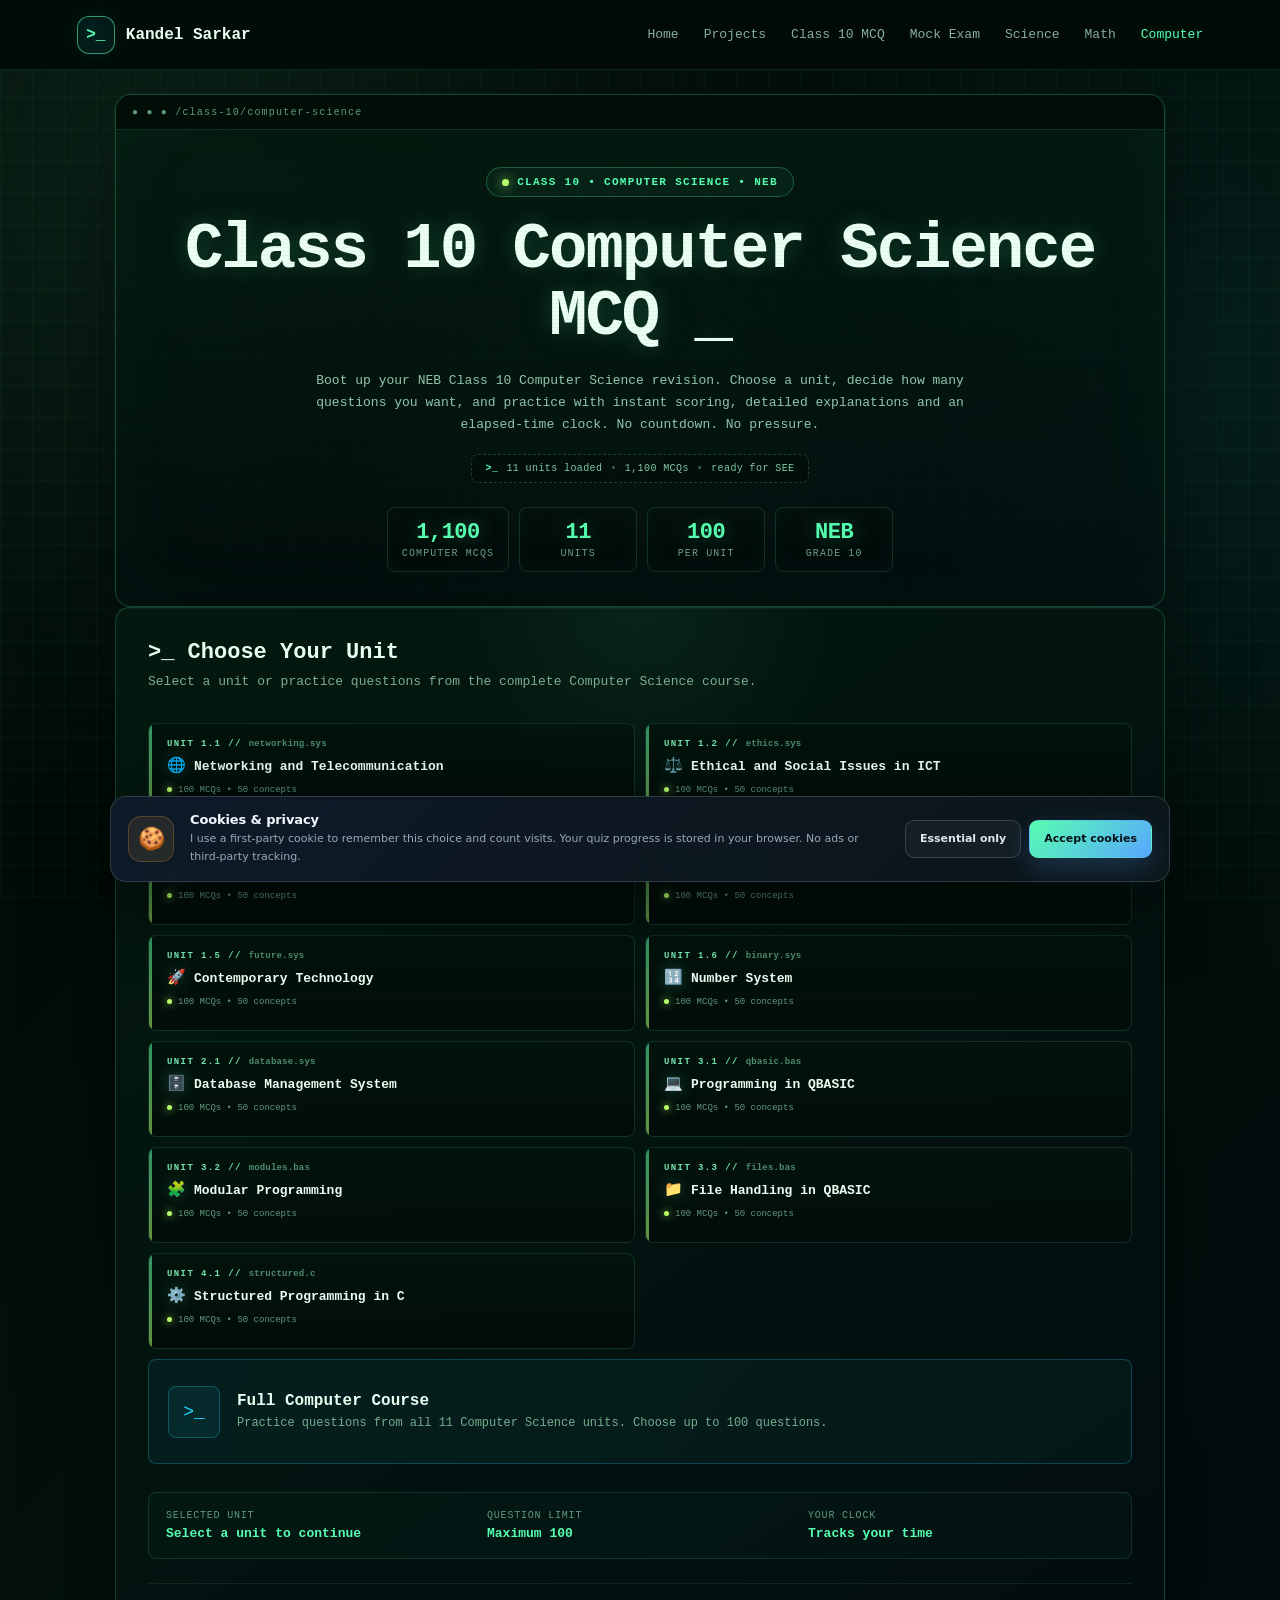
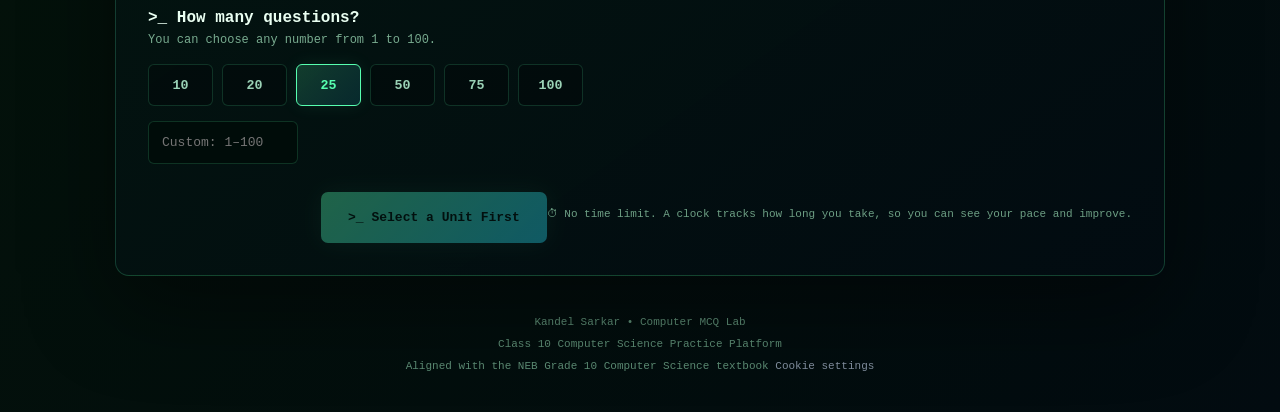
<file: computer-mcq.html>
<!DOCTYPE html>
<html lang="en">

<head>

<meta charset="UTF-8">

<link rel="icon" type="image/jpeg" href="kandel-sarkar-profile.jpg">

<meta name="viewport"
      content="width=device-width, initial-scale=1.0">

<meta name="description"
      content="Practice 1,100+ free NEB Class 10 Computer Science MCQs across 11 units. Unit-wise questions with instant scoring, explanations and an elapsed-time clock.">
<meta name="keywords"
      content="mcq class 10 neb, class 10 computer mcq, neb class 10 computer science mcq, see computer mcq, computer science mcq practice">
<meta name="robots" content="index, follow, max-image-preview:large">
<link rel="canonical" href="https://kandelbishal.com.np/computer-mcq.html">
<link rel="stylesheet" href="mcq-progress.css?v=1">

<meta property="og:type" content="website">
<meta property="og:site_name" content="Kandel Sarkar">
<meta property="og:title" content="Class 10 Computer Science MCQ NEB | 1,100+ Questions">
<meta property="og:description" content="Practice 1,100+ free NEB Class 10 Computer Science MCQs across 11 units with instant scoring and explanations.">
<meta property="og:url" content="https://kandelbishal.com.np/computer-mcq.html">
<meta property="og:image" content="https://kandelbishal.com.np/kandel-sarkar-profile.jpg">
<meta name="twitter:card" content="summary">
<meta name="twitter:title" content="Class 10 Computer Science MCQ NEB | 1,100+ Questions">
<meta name="twitter:description" content="Free NEB Class 10 Computer Science MCQ practice with unit-wise questions, scoring and explanations.">
<meta name="twitter:image" content="https://kandelbishal.com.np/kandel-sarkar-profile.jpg">

<title>
    Class 10 Computer Science MCQ NEB | 1,100+ Questions
</title>

<script type="application/ld+json">
{
  "@context": "https://schema.org",
  "@type": "LearningResource",
  "name": "Class 10 Computer Science MCQ NEB Practice",
  "description": "Free NEB Class 10 Computer Science MCQ practice with 1,100+ questions across 11 units, instant scoring and explanations.",
  "url": "https://kandelbishal.com.np/computer-mcq.html",
  "learningResourceType": "Quiz",
  "educationalLevel": "Grade 10",
  "about": "NEB Class 10 Computer Science",
  "inLanguage": "en",
  "isAccessibleForFree": true,
  "dateModified": "2026-11-04",
  "provider": {
    "@type": "Organization",
    "name": "Kandel Sarkar",
    "url": "https://kandelbishal.com.np/"
  }
}
</script>


<style>

/* =========================================================
   GLOBAL
========================================================= */

*{
    margin:0;
    padding:0;
    box-sizing:border-box;
}

:root{

    --background:#06111f;

    --background2:#091b2d;

    --card:rgba(13,35,55,.78);

    --card2:rgba(10,28,46,.92);

    --border:rgba(86,196,255,.18);

    --border-hover:rgba(86,220,255,.55);

    --cyan:#35d8ff;

    --blue:#4d8dff;

    --green:#47e0a3;

    --yellow:#ffd166;

    --red:#ff6879;

    --white:#f2faff;

    --text:#d6e5ef;

    --muted:#8199aa;

    --shadow:
        0 25px 80px rgba(0,0,0,.4);

    --mouse-x:50vw;

    --mouse-y:50vh;
}


html{
    scroll-behavior:smooth;
}


body{

    min-height:100vh;

    font-family:
        Inter,
        system-ui,
        -apple-system,
        BlinkMacSystemFont,
        "Segoe UI",
        sans-serif;

    color:var(--white);

    background:

        radial-gradient(
            circle at 10% 10%,
            rgba(44,198,255,.10),
            transparent 28%
        ),

        radial-gradient(
            circle at 90% 30%,
            rgba(68,224,163,.07),
            transparent 28%
        ),

        linear-gradient(
            135deg,
            #030a13,
            #061321,
            #08182a
        );

    overflow-x:hidden;

    position:relative;
}


/* =========================================================
   MOUSE TRACKING LIGHT
========================================================= */

body::before{

    content:"";

    position:fixed;

    width:650px;

    height:650px;

    left:var(--mouse-x);

    top:var(--mouse-y);

    transform:
        translate(-50%,-50%);

    background:
        radial-gradient(
            circle,
            rgba(53,216,255,.09),
            transparent 68%
        );

    pointer-events:none;

    z-index:-2;

}


/* =========================================================
   MATH GRID
========================================================= */

body::after{

    content:"";

    position:fixed;

    inset:0;

    background-image:

        linear-gradient(
            rgba(53,216,255,.035) 1px,
            transparent 1px
        ),

        linear-gradient(
            90deg,
            rgba(53,216,255,.035) 1px,
            transparent 1px
        );

    background-size:45px 45px;

    pointer-events:none;

    z-index:-3;

}


/* =========================================================
   FLOATING PARTICLES
========================================================= */

.particles{

    position:fixed;

    inset:0;

    overflow:hidden;

    pointer-events:none;

    z-index:-1;
}


.particle{

    position:absolute;

    width:4px;

    height:4px;

    border-radius:50%;

    background:var(--cyan);

    box-shadow:
        0 0 15px var(--cyan);

    opacity:.25;

    animation:
        floating 20s linear infinite;
}


.particle:nth-child(1){
    left:5%;
    animation-duration:18s;
}

.particle:nth-child(2){
    left:18%;
    animation-duration:24s;
}

.particle:nth-child(3){
    left:32%;
    animation-duration:20s;
}

.particle:nth-child(4){
    left:48%;
    animation-duration:26s;
}

.particle:nth-child(5){
    left:63%;
    animation-duration:22s;
}

.particle:nth-child(6){
    left:77%;
    animation-duration:19s;
}

.particle:nth-child(7){
    left:91%;
    animation-duration:25s;
}


@keyframes floating{

    from{
        transform:
            translateY(110vh)
            scale(.5);
    }

    to{
        transform:
            translateY(-20vh)
            scale(1.3);
    }

}


/* =========================================================
   NAVBAR
========================================================= */

.navbar{

    position:sticky;

    top:0;

    z-index:100;

    height:70px;

    padding:
        0 6%;

    display:flex;

    align-items:center;

    justify-content:space-between;

    background:
        rgba(3,11,19,.72);

    backdrop-filter:
        blur(18px);

    border-bottom:
        1px solid
        rgba(100,200,255,.10);
}


.logo{

    text-decoration:none;

    color:white;

    display:flex;

    align-items:center;

    gap:11px;

    font-weight:800;

    font-size:16px;
}


.logo-icon{

    width:38px;

    height:38px;

    display:grid;

    place-items:center;

    border-radius:12px;

    border:
        1px solid
        var(--border-hover);

    background:
        rgba(53,216,255,.08);

    box-shadow:
        0 0 25px
        rgba(53,216,255,.10);
}


.nav-links{

    display:flex;

    gap:25px;
}


.nav-links a{

    text-decoration:none;

    color:var(--muted);

    font-size:13px;

    transition:.25s;
}


.nav-links a:hover{

    color:var(--cyan);

}


/* =========================================================
   MAIN CONTAINER
========================================================= */

.container{

    width:min(94%,1050px);

    margin:auto;
}


/* =========================================================
   HERO
========================================================= */

.hero{

    text-align:center;

    padding:
        65px 15px 40px;
}


.badge{

    display:inline-flex;

    align-items:center;

    gap:8px;

    padding:
        8px 15px;

    border-radius:100px;

    border:
        1px solid
        rgba(53,216,255,.3);

    background:
        rgba(53,216,255,.06);

    color:var(--cyan);

    font-size:11px;

    font-weight:800;

    letter-spacing:1.3px;

    text-transform:uppercase;

    margin-bottom:20px;
}


.badge-dot{

    width:7px;

    height:7px;

    border-radius:50%;

    background:var(--green);

    box-shadow:
        0 0 12px var(--green);
}


.hero h1{

    font-size:
        clamp(42px,7vw,72px);

    letter-spacing:-3px;

    line-height:1;

    margin-bottom:20px;

    background:
        linear-gradient(
            110deg,
            white,
            #77e7ff,
            #769eff
        );

    -webkit-background-clip:text;

    background-clip:text;

    color:transparent;
}


.hero p{

    max-width:650px;

    margin:auto;

    color:var(--muted);

    line-height:1.7;

    font-size:14px;
}


/* =========================================================
   MAIN PANEL
========================================================= */

.panel{

    position:relative;

    overflow:hidden;

    background:
        linear-gradient(
            145deg,
            rgba(13,37,57,.88),
            rgba(7,20,34,.91)
        );

    border:
        1px solid
        var(--border);

    border-radius:25px;

    padding:32px;

    box-shadow:var(--shadow);

    backdrop-filter:blur(20px);

}


.panel::before{

    content:"";

    position:absolute;

    width:400px;

    height:400px;

    left:
        var(--panel-x,50%);

    top:
        var(--panel-y,0%);

    transform:
        translate(-50%,-50%);

    background:
        radial-gradient(
            circle,
            rgba(53,216,255,.07),
            transparent 68%
        );

    pointer-events:none;
}


/* =========================================================
   PANEL HEADER
========================================================= */

.panel-header{

    position:relative;

    margin-bottom:30px;
}


.panel-header h2{

    font-size:25px;

    margin-bottom:7px;
}


.panel-header p{

    color:var(--muted);

    font-size:13px;

    line-height:1.6;
}


/* =========================================================
   LESSON GRID
========================================================= */

.lesson-grid{

    position:relative;

    display:grid;

    grid-template-columns:
        repeat(2,1fr);

    gap:12px;
}


/* =========================================================
   LESSON CARD
========================================================= */

.lesson-card{

    position:relative;

    min-height:90px;

    padding:16px;

    border:
        1px solid
        var(--border);

    border-radius:15px;

    background:
        rgba(6,22,37,.67);

    cursor:pointer;

    transition:

        transform .22s ease,

        border-color .22s ease,

        background .22s ease,

        box-shadow .22s ease;
}


.lesson-card:hover{

    transform:
        translateY(-3px);

    border-color:
        var(--border-hover);

    background:
        rgba(14,42,65,.82);

    box-shadow:
        0 12px 35px
        rgba(0,0,0,.2);
}


.lesson-card.selected{

    border-color:
        var(--cyan);

    background:
        linear-gradient(
            120deg,
            rgba(30,116,157,.28),
            rgba(48,78,150,.24)
        );

    box-shadow:
        0 0 0 1px
        rgba(53,216,255,.08),
        0 15px 40px
        rgba(0,0,0,.2);
}


.lesson-number{

    color:var(--cyan);

    font-size:10px;

    font-weight:900;

    letter-spacing:1.3px;

    margin-bottom:7px;
}


.lesson-name{

    color:#dceaf2;

    font-size:14px;

    font-weight:700;

    line-height:1.4;
}


.lesson-meta{

    color:var(--muted);

    font-size:10px;

    margin-top:7px;
}


/* =========================================================
   ALL CHAPTERS
========================================================= */

.all-chapters{

    grid-column:
        1 / -1;

    min-height:105px;

    display:flex;

    align-items:center;

    gap:17px;

    padding:19px;

    border:
        1px solid
        rgba(69,224,163,.25);

    border-radius:16px;

    background:
        linear-gradient(
            100deg,
            rgba(69,224,163,.07),
            rgba(53,216,255,.05)
        );

    cursor:pointer;

    transition:.25s;
}


.all-chapters:hover{

    border-color:
        rgba(69,224,163,.55);

    transform:
        translateY(-3px);

}


.all-icon{

    width:52px;

    height:52px;

    flex-shrink:0;

    display:grid;

    place-items:center;

    border-radius:15px;

    background:
        rgba(69,224,163,.10);

    border:
        1px solid
        rgba(69,224,163,.25);

    font-size:24px;
}


.all-chapters h3{

    font-size:16px;

    margin-bottom:4px;
}


.all-chapters p{

    color:var(--muted);

    font-size:12px;

    line-height:1.5;
}


/* =========================================================
   SELECTED CHAPTER
========================================================= */

.selection-info{

    margin-top:28px;

    padding:17px;

    border-radius:14px;

    border:
        1px solid
        rgba(53,216,255,.12);

    background:
        rgba(53,216,255,.035);

    display:flex;

    align-items:center;

    justify-content:space-between;

    gap:15px;
}


.selection-label{

    color:var(--muted);

    font-size:11px;

    margin-bottom:5px;
}


.selection-value{

    color:var(--cyan);

    font-weight:800;

    font-size:14px;
}


/* =========================================================
   QUESTION COUNT
========================================================= */

.question-settings{

    margin-top:24px;

    padding-top:25px;

    border-top:
        1px solid
        rgba(110,190,230,.09);
}


.question-settings h3{

    font-size:17px;

    margin-bottom:6px;
}


.question-settings p{

    color:var(--muted);

    font-size:12px;

    margin-bottom:17px;
}


.number-buttons{

    display:flex;

    flex-wrap:wrap;

    gap:9px;
}


.number-btn{

    min-width:65px;

    height:42px;

    border:
        1px solid
        var(--border);

    border-radius:10px;

    background:
        rgba(255,255,255,.025);

    color:#bcd0dc;

    font-weight:800;

    cursor:pointer;

    transition:.2s;
}


.number-btn:hover{

    border-color:
        var(--border-hover);

    color:white;
}


.number-btn.selected{

    background:
        linear-gradient(
            135deg,
            rgba(53,216,255,.20),
            rgba(77,141,255,.18)
        );

    border-color:
        var(--cyan);

    color:var(--cyan);
}


/* =========================================================
   CUSTOM NUMBER
========================================================= */

.custom-count{

    margin-top:15px;

    display:flex;

    gap:10px;
}


.custom-count input{

    width:150px;

    height:43px;

    border:
        1px solid
        var(--border);

    border-radius:10px;

    background:
        rgba(2,12,22,.65);

    color:white;

    padding:
        0 13px;

    outline:none;

    font-size:13px;
}


.custom-count input:focus{

    border-color:
        var(--cyan);

}


/* =========================================================
   START BUTTON
========================================================= */

.start-area{

    margin-top:28px;

    display:flex;

    justify-content:flex-end;
}


.start-btn{

    min-height:51px;

    padding:
        0 27px;

    border:none;

    border-radius:12px;

    background:
        linear-gradient(
            135deg,
            var(--cyan),
            var(--blue)
        );

    color:#03101a;

    font-size:13px;

    font-weight:900;

    cursor:pointer;

    box-shadow:
        0 12px 35px
        rgba(53,216,255,.16);

    transition:.2s;
}


.start-btn:hover{

    transform:
        translateY(-2px);

    filter:
        brightness(1.08);
}


.start-btn:disabled{

    opacity:.35;

    cursor:not-allowed;

    transform:none;
}


/* =========================================================
   QUIZ
========================================================= */

#quiz-section{

    margin-top:25px;
}


.quiz-top{

    display:flex;

    align-items:center;

    justify-content:space-between;

    margin-bottom:15px;
}


.quiz-count{

    font-size:13px;

    font-weight:800;
}


.quiz-answered{

    color:var(--muted);

    font-size:11px;
}


.progress{

    height:7px;

    background:
        rgba(255,255,255,.05);

    border-radius:20px;

    overflow:hidden;

    margin-bottom:35px;
}


.progress-bar{

    width:0%;

    height:100%;

    background:
        linear-gradient(
            90deg,
            var(--cyan),
            var(--blue),
            var(--green)
        );

    transition:
        width .4s ease;
}


.question-tag{

    color:var(--cyan);

    font-size:10px;

    font-weight:900;

    text-transform:uppercase;

    letter-spacing:1.5px;

    margin-bottom:10px;
}


#quiz-question{

    font-size:
        clamp(20px,3vw,29px);

    line-height:1.5;

    margin-bottom:25px;
}


.options{

    display:grid;

    gap:11px;
}


.option{

    width:100%;

    min-height:62px;

    display:flex;

    align-items:center;

    gap:13px;

    text-align:left;

    border:
        1px solid
        rgba(100,190,230,.13);

    border-radius:14px;

    padding:
        12px 15px;

    background:
        rgba(5,20,34,.72);

    color:#d9e8f1;

    cursor:pointer;

    transition:.2s;
}


.option:hover{

    border-color:
        rgba(53,216,255,.4);

    transform:
        translateX(4px);
}


.option.selected{

    border-color:
        rgba(53,216,255,.65);

    background:
        rgba(26,105,145,.25);

}


.option-letter{

    width:34px;

    height:34px;

    flex-shrink:0;

    display:grid;

    place-items:center;

    border-radius:9px;

    background:
        rgba(255,255,255,.035);

    border:
        1px solid
        rgba(120,190,220,.13);

    color:#a9c2d0;

    font-size:12px;

    font-weight:900;
}


.option.selected
.option-letter{

    color:var(--cyan);

    border-color:
        rgba(53,216,255,.5);

    background:
        rgba(53,216,255,.10);
}


.quiz-footer{

    margin-top:27px;

    padding-top:21px;

    border-top:
        1px solid
        rgba(110,190,230,.08);

    display:flex;

    justify-content:space-between;

    align-items:center;

    gap:15px;
}


.status{

    color:var(--muted);

    font-size:11px;

}


.next-btn{

    min-height:46px;

    padding:
        0 22px;

    border:none;

    border-radius:11px;

    background:
        linear-gradient(
            135deg,
            var(--cyan),
            var(--blue)
        );

    color:#03101a;

    font-weight:900;

    cursor:pointer;
}


.next-btn:disabled{

    opacity:.3;

    cursor:not-allowed;
}


/* =========================================================
   RESULT
========================================================= */

.result{

    margin-top:25px;

    padding:40px 25px;

    text-align:center;

    border-radius:24px;

    border:
        1px solid
        rgba(53,216,255,.25);

    background:
        linear-gradient(
            145deg,
            rgba(13,39,58,.95),
            rgba(5,18,31,.97)
        );

    box-shadow:var(--shadow);
}


.result-icon{

    width:90px;

    height:90px;

    margin:
        0 auto 20px;

    display:grid;

    place-items:center;

    border-radius:50%;

    border:
        1px solid
        rgba(53,216,255,.35);

    background:
        rgba(53,216,255,.07);

    font-size:40px;

    box-shadow:
        0 0 45px
        rgba(53,216,255,.12);
}


.result h2{

    font-size:32px;

    margin-bottom:7px;
}


.result-subtitle{

    color:var(--muted);

    font-size:13px;
}


.score{

    font-size:
        clamp(55px,9vw,80px);

    font-weight:900;

    margin-top:25px;

    background:
        linear-gradient(
            120deg,
            white,
            var(--cyan),
            #789fff
        );

    -webkit-background-clip:text;

    background-clip:text;

    color:transparent;
}


.score-percent{

    display:inline-block;

    margin-top:10px;

    padding:
        8px 16px;

    border-radius:100px;

    color:var(--green);

    border:
        1px solid
        rgba(69,224,163,.25);

    background:
        rgba(69,224,163,.06);

    font-size:13px;

    font-weight:800;
}


.result-message{

    max-width:650px;

    margin:
        20px auto;

    color:#a9bdca;

    line-height:1.7;

    font-size:13px;
}


/* =========================================================
   REVIEW
========================================================= */

.review{

    margin-top:35px;

    padding-top:28px;

    border-top:
        1px solid
        rgba(110,190,230,.09);

    text-align:left;
}


.review h3{

    font-size:22px;

    margin-bottom:6px;
}


.review-intro{

    color:var(--muted);

    font-size:12px;

    margin-bottom:20px;
}


.review-item{

    margin-bottom:12px;

    padding:20px;

    border-radius:15px;

    background:
        rgba(3,15,26,.68);

    border:
        1px solid
        rgba(110,190,230,.11);

}


.review-item.correct{

    border-left:
        4px solid
        var(--green);
}


.review-item.wrong{

    border-left:
        4px solid
        var(--red);
}


.review-number{

    color:var(--cyan);

    font-size:10px;

    font-weight:900;

    letter-spacing:1px;

    margin-bottom:9px;
}


.review-question{

    font-size:15px;

    font-weight:750;

    line-height:1.6;

    margin-bottom:13px;
}


.answer{

    padding:
        10px 12px;

    border-radius:9px;

    font-size:12px;

    line-height:1.5;

    margin-top:6px;
}


.student-answer{

    background:
        rgba(255,255,255,.035);

    color:#afc1cc;
}


.correct-answer{

    background:
        rgba(69,224,163,.055);

    border:
        1px solid
        rgba(69,224,163,.16);

    color:#c3e8d6;
}


.reason{

    margin-top:12px;

    padding:14px;

    border-radius:10px;

    background:
        rgba(53,216,255,.045);

    border:
        1px solid
        rgba(53,216,255,.10);

    color:#9db5c4;

    font-size:12px;

    line-height:1.7;
}


.reason strong{

    color:var(--cyan);
}


/* =========================================================
   RESULT BUTTON
========================================================= */

.restart-btn{

    margin-top:15px;

    min-height:46px;

    padding:
        0 22px;

    border:none;

    border-radius:11px;

    background:
        linear-gradient(
            135deg,
            var(--cyan),
            var(--blue)
        );

    color:#03101a;

    font-weight:900;

    cursor:pointer;
}


/* =========================================================
   UTILITIES
========================================================= */

.hidden{

    display:none !important;
}


footer{

    text-align:center;

    padding:
        35px 20px;

    color:#607888;

    font-size:11px;

    line-height:2;
}


/* =========================================================
   MOBILE
========================================================= */

@media(max-width:700px){

    .navbar{

        padding:
            0 4%;

    }

    .nav-links{

        gap:12px;

    }

    .nav-links a{

        font-size:10px;

    }

    .hero{

        padding:
            50px 8px 30px;

    }

    .hero h1{

        letter-spacing:-1.5px;

    }

    .panel{

        padding:20px;

        border-radius:19px;

    }

    .lesson-grid{

        grid-template-columns:1fr;

    }

    .all-chapters{

        grid-column:auto;

    }

    .selection-info{

        align-items:flex-start;

        flex-direction:column;

    }

    .start-area{

        display:block;

    }

    .start-btn{

        width:100%;

    }

    .quiz-footer{

        flex-direction:column;

        align-items:stretch;

    }

    .next-btn{

        width:100%;

    }

}


/* =========================================================
   PROFESSIONAL POLISH
========================================================= */

:root{

    --gold:#f7c66b;

    --danger:#ff6879;

}


body{

    background-attachment:fixed;

}


.hero{

    position:relative;

}


.hero h1{

    text-shadow:
        0 0 45px
        rgba(53,216,255,.16);
}


.hero-stats{

    display:flex;

    flex-wrap:wrap;

    justify-content:center;

    gap:10px;

    margin-top:27px;
}


.hero-stat{

    min-width:118px;

    padding:
        12px 18px;

    border:
        1px solid
        rgba(86,196,255,.16);

    border-radius:14px;

    background:
        rgba(5,20,34,.5);

    backdrop-filter:
        blur(8px);

}


.hero-stat strong{

    display:block;

    color:var(--cyan);

    font-size:22px;

    letter-spacing:-.5px;
}


.hero-stat span{

    display:block;

    margin-top:3px;

    color:var(--muted);

    font-size:10px;

    letter-spacing:1.1px;

    text-transform:uppercase;
}


.panel{

    animation:
        riseIn .45s ease both;
}


@keyframes riseIn{

    from{

        opacity:0;

        transform:
            translateY(10px);

    }

    to{

        opacity:1;

        transform:none;

    }

}


.panel::after{

    content:"";

    position:absolute;

    inset:0;

    border-radius:inherit;

    pointer-events:none;

    box-shadow:
        inset 0 1px 0
        rgba(255,255,255,.04);
}


.lesson-card{

    overflow:hidden;
}


.lesson-card::before{

    content:"";

    position:absolute;

    left:0;

    top:0;

    bottom:0;

    width:3px;

    background:
        linear-gradient(
            180deg,
            var(--cyan),
            transparent
        );

    opacity:0;

    transition:
        opacity .2s ease;
}


.lesson-card:hover::before,
.lesson-card.selected::before{

    opacity:1;
}


.lesson-card::after{

    content:"→";

    position:absolute;

    right:14px;

    top:13px;

    color:var(--cyan);

    font-size:15px;

    opacity:0;

    transform:
        translateX(-4px);

    transition:.2s ease;
}


.lesson-card:hover::after,
.lesson-card.selected::after{

    opacity:1;

    transform:none;
}


.lesson-card.selected{

    transform:
        translateY(-2px);
}


.lesson-meta{

    display:flex;

    align-items:center;

    gap:6px;
}


.lesson-meta::before{

    content:"";

    width:5px;

    height:5px;

    border-radius:50%;

    background:var(--green);

    box-shadow:
        0 0 8px
        var(--green);
}


.selection-info{

    flex-wrap:wrap;
}


.selection-info > div{

    flex:
        1 1 160px;
}


.timer-hint{

    margin-top:14px;

    color:var(--muted);

    font-size:11px;

    line-height:1.6;

    text-align:center;
}


.quiz-top{

    gap:14px;

    flex-wrap:wrap;
}


.quiz-meta-group{

    display:flex;

    flex-direction:column;

    gap:4px;
}


.quiz-meta-right{

    align-items:flex-end;
}


.quiz-unit{

    color:var(--muted);

    font-size:10px;

    letter-spacing:.4px;
}


.quiz-clock{

    display:inline-flex;

    align-items:center;

    justify-content:center;

    gap:6px;

    min-width:96px;

    padding:
        8px 12px;

    border:
        1px solid
        rgba(53,216,255,.3);

    border-radius:10px;

    background:
        rgba(5,20,34,.8);

    color:var(--cyan);

    font-size:14px;

    font-weight:900;

    font-variant-numeric:
        tabular-nums;

    letter-spacing:.5px;
}


.option{

    position:relative;
}


.option:focus-visible,
.number-btn:focus-visible,
.start-btn:focus-visible,
.next-btn:focus-visible,
.restart-btn:focus-visible,
.lesson-card:focus-visible{

    outline:
        2px solid
        var(--cyan);

    outline-offset:2px;
}


.option.selected::after{

    content:"✓";

    position:absolute;

    right:14px;

    color:var(--cyan);

    font-weight:900;
}


.quiz-actions{

    display:flex;

    align-items:center;

    gap:9px;
}


.exit-btn{

    min-height:46px;

    padding:
        0 16px;

    border:
        1px solid
        rgba(255,255,255,.12);

    border-radius:11px;

    background:
        transparent;

    color:var(--muted);

    font-weight:800;

    cursor:pointer;

    transition:.2s ease;
}


.exit-btn:hover{

    color:var(--white);

    border-color:
        rgba(255,255,255,.3);

    background:
        rgba(255,255,255,.04);
}


.result-meta{

    display:flex;

    flex-wrap:wrap;

    justify-content:center;

    gap:10px;

    margin-top:14px;

    color:var(--muted);

    font-size:11px;
}


.review-item.skipped{

    border-color:
        rgba(255,209,102,.3);
}


.review-item.skipped
.review-number{

    color:var(--yellow);
}


@media (max-width:700px){

    .hero-stat{

        flex:
            1 1 40%;

    }

    .quiz-meta-right{

        align-items:flex-start;

    }

    .quiz-clock{

        font-size:13px;

    }

    .quiz-actions{

        width:100%;

    }

    .quiz-actions .next-btn{

        width:auto;

        flex:1;

    }

}


@media (prefers-reduced-motion: reduce){

    *,
    *::before,
    *::after{

        animation-duration:
            .01ms !important;

        transition-duration:
            .01ms !important;

    }

}


/* =========================================================
   COMPUTER LAB THEME
========================================================= */

body.computer-theme{

    --background:#020906;
    --background2:#04140d;
    --card:rgba(4,26,16,.82);
    --card2:rgba(2,16,12,.94);
    --border:rgba(87,255,176,.16);
    --border-hover:rgba(87,255,176,.55);
    --cyan:#57ffb0;
    --blue:#28d7ff;
    --green:#b8ff6a;
    --yellow:#e6ff6a;
    --red:#ff5f7a;
    --white:#eafff2;
    --text:#c9f6dd;
    --muted:#78ab8f;

    font-family:
        "JetBrains Mono",
        "IBM Plex Mono",
        "Fira Code",
        ui-monospace,
        SFMono-Regular,
        Menlo,
        Consolas,
        "Courier New",
        monospace;

    background:
        radial-gradient(
            circle at 12% 8%,
            rgba(87,255,176,.11),
            transparent 30%
        ),
        radial-gradient(
            circle at 88% 18%,
            rgba(40,215,255,.08),
            transparent 28%
        ),
        linear-gradient(
            135deg,
            #010604,
            #03110a 48%,
            #020b10
        );
}


body.computer-theme::before{

    background:
        radial-gradient(
            circle,
            rgba(87,255,176,.07),
            transparent 68%
        );
}


body.computer-theme::after{

    background-image:
        linear-gradient(
            rgba(87,255,176,.035) 1px,
            transparent 1px
        ),
        linear-gradient(
            90deg,
            rgba(87,255,176,.035) 1px,
            transparent 1px
        );

    background-size:32px 32px;
}


.scanlines{

    position:fixed;

    inset:0;

    z-index:40;

    pointer-events:none;

    background:
        repeating-linear-gradient(
            0deg,
            rgba(0,0,0,.18) 0,
            rgba(0,0,0,.18) 1px,
            transparent 1px,
            transparent 4px
        );

    opacity:.16;

    mix-blend-mode:multiply;
}


.binary-rain{

    position:fixed;

    inset:0;

    overflow:hidden;

    pointer-events:none;

    z-index:-1;

    opacity:.22;

    mask-image:
        linear-gradient(
            to bottom,
            transparent,
            #000 15%,
            #000 85%,
            transparent
        );
}


.binary-rain span{

    position:absolute;

    top:-45vh;

    color:
        rgba(87,255,176,.55);

    font-size:10px;

    line-height:1.4;

    letter-spacing:3px;

    writing-mode:vertical-rl;

    text-shadow:
        0 0 8px
        rgba(87,255,176,.25);

    animation:
        binaryFall
        linear
        infinite;
}


@keyframes binaryFall{

    from{
        transform:
            translateY(-50vh);
    }

    to{
        transform:
            translateY(150vh);
    }

}


body.computer-theme .particle{

    background:var(--green);

    box-shadow:
        0 0 15px var(--green);

    opacity:.12;
}


/* =========================================================
   NAV / HERO
========================================================= */

body.computer-theme .navbar{

    background:
        rgba(2,10,7,.90);

    border-bottom-color:
        rgba(87,255,176,.12);

    backdrop-filter:blur(14px);
}


body.computer-theme .logo{

    color:#eafff2;
}


body.computer-theme .logo-icon{

    color:var(--cyan);

    font-family:inherit;

    text-shadow:
        0 0 14px
        rgba(87,255,176,.35);
}


body.computer-theme .nav-links a{

    color:#86b09b;
}


body.computer-theme .nav-links a:hover,
body.computer-theme .nav-links a.active{

    color:var(--cyan);

    text-shadow:
        0 0 12px
        rgba(87,255,176,.25);
}


body.computer-theme .hero{

    position:relative;

    margin-top:24px;

    padding:
        72px 26px 34px;

    border:
        1px solid
        rgba(87,255,176,.22);

    border-radius:16px;

    background:
        linear-gradient(
            180deg,
            rgba(4,26,16,.86),
            rgba(2,12,14,.72)
        );

    box-shadow:
        0 0 0 1px
        rgba(87,255,176,.04),
        0 30px 90px
        rgba(0,0,0,.50),
        inset 0 0 90px
        rgba(87,255,176,.035);

    overflow:hidden;
}


body.computer-theme .hero::before{

    content:
        "●  ●  ●     /class-10/computer-science";

    position:absolute;

    left:0;

    right:0;

    top:0;

    height:34px;

    display:flex;

    align-items:center;

    padding-left:16px;

    border-bottom:
        1px solid
        rgba(87,255,176,.15);

    background:
        rgba(2,14,8,.92);

    color:#609a7d;

    font-size:10px;

    letter-spacing:.12em;

    text-align:left;
}


body.computer-theme .badge{

    position:relative;

    z-index:1;

    border-color:
        rgba(87,255,176,.28);

    background:
        rgba(87,255,176,.05);

    color:var(--cyan);

    font-family:inherit;
}


body.computer-theme .hero h1{

    position:relative;

    z-index:1;

    font-family:inherit;

    font-size:
        clamp(34px,6.2vw,64px);

    font-weight:800;

    letter-spacing:-2px;

    line-height:1.04;

    background:none;

    -webkit-background-clip:initial;

    background-clip:initial;

    -webkit-text-fill-color:#eafff2;

    color:#eafff2;

    text-shadow:
        0 0 22px
        rgba(87,255,176,.22),
        0 0 70px
        rgba(40,215,255,.08);
}


body.computer-theme .hero h1::after{

    content:"_";

    color:var(--cyan);

    animation:
        cursorBlink 1.05s
        steps(2,start)
        infinite;
}


@keyframes cursorBlink{

    0%,
    45%{
        opacity:1;
    }

    46%,
    100%{
        opacity:0;
    }

}


body.computer-theme .hero p{

    position:relative;

    z-index:1;

    max-width:700px;

    color:#93c8ac;

    font-size:13px;
}


.system-line{

    position:relative;

    z-index:1;

    display:inline-flex;

    flex-wrap:wrap;

    align-items:center;

    justify-content:center;

    gap:8px;

    margin-top:18px;

    padding:
        8px 14px;

    border:
        1px dashed
        rgba(87,255,176,.22);

    border-radius:7px;

    background:
        rgba(0,0,0,.24);

    color:#83c8a4;

    font-size:10px;

    letter-spacing:.04em;
}


.system-line .prompt{

    color:var(--cyan);

    font-weight:900;
}


.system-line .dot{

    color:#3e6c57;
}


body.computer-theme .hero-stats{

    position:relative;

    z-index:1;

    margin-top:24px;
}


body.computer-theme .hero-stat{

    padding:
        12px 14px;

    border:
        1px solid
        rgba(87,255,176,.16);

    border-radius:8px;

    background:
        rgba(0,0,0,.22);

    box-shadow:
        inset 0 0 20px
        rgba(87,255,176,.03);
}


body.computer-theme .hero-stat strong{

    color:var(--cyan);

    text-shadow:
        0 0 18px
        rgba(87,255,176,.30);
}


body.computer-theme .hero-stat span{

    color:#6d9f84;
}


/* =========================================================
   PANEL / UNIT CARDS
========================================================= */

body.computer-theme .panel{

    border-radius:14px;

    border-color:
        rgba(87,255,176,.20);

    background:
        linear-gradient(
            145deg,
            rgba(4,26,16,.90),
            rgba(2,12,18,.94)
        );

    box-shadow:
        0 30px 90px
        rgba(0,0,0,.45);
}


body.computer-theme .panel::before{

    background:
        radial-gradient(
            circle,
            rgba(87,255,176,.06),
            transparent 68%
        );
}


body.computer-theme .panel-header h2{

    font-family:inherit;

    font-size:22px;

    color:#eafff2;
}


body.computer-theme .panel-header p{

    color:#7daf93;
}


body.computer-theme .lesson-grid{

    gap:10px;
}


body.computer-theme .lesson-card{

    min-height:96px;

    padding:
        15px 15px 15px 18px;

    border-radius:8px;

    border-color:
        rgba(87,255,176,.14);

    background:
        linear-gradient(
            180deg,
            rgba(3,20,12,.82),
            rgba(2,12,10,.92)
        );

    overflow:hidden;
}


body.computer-theme .lesson-card::before{

    content:"";

    position:absolute;

    left:0;

    top:0;

    bottom:0;

    width:3px;

    background:
        linear-gradient(
            var(--cyan),
            var(--green)
        );

    opacity:.55;
}


body.computer-theme .lesson-card:hover{

    transform:
        translateY(-2px);

    border-color:
        rgba(87,255,176,.45);

    background:
        rgba(7,36,21,.90);

    box-shadow:
        0 10px 35px
        rgba(0,0,0,.25),
        0 0 24px
        rgba(87,255,176,.05);
}


body.computer-theme .lesson-card.selected{

    border-color:var(--cyan);

    background:
        linear-gradient(
            120deg,
            rgba(11,69,41,.55),
            rgba(4,34,32,.60)
        );

    box-shadow:
        0 0 0 1px
        rgba(87,255,176,.14),
        0 0 34px
        rgba(87,255,176,.08);
}


body.computer-theme .lesson-number{

    color:#74e4ad;

    font-size:9px;

    letter-spacing:1.4px;
}


body.computer-theme .lesson-file{

    color:#4f8b6e;

    font-size:9px;

    letter-spacing:.02em;
}


body.computer-theme .lesson-name{

    display:flex;

    align-items:center;

    gap:8px;

    color:#eafff2;

    font-size:13px;

    line-height:1.45;
}


body.computer-theme .lesson-icon{

    font-size:15px;

    filter:
        drop-shadow(
            0 0 8px
            rgba(87,255,176,.25)
        );
}


body.computer-theme .lesson-meta{

    color:#63977d;

    font-size:9px;
}


body.computer-theme .all-chapters{

    border-radius:8px;

    border-color:
        rgba(40,215,255,.24);

    background:
        linear-gradient(
            100deg,
            rgba(40,215,255,.06),
            rgba(87,255,176,.04)
        );
}


body.computer-theme .all-chapters:hover{

    border-color:
        rgba(87,255,176,.55);
}


body.computer-theme .all-icon{

    border-radius:8px;

    background:
        rgba(40,215,255,.07);

    border-color:
        rgba(40,215,255,.25);

    color:var(--blue);

    font-family:inherit;

    font-size:18px;
}


body.computer-theme .all-chapters h3{

    color:#eafff2;
}


body.computer-theme .all-chapters p{

    color:#78ab8f;
}


body.computer-theme .selection-info{

    border-radius:8px;

    border-color:
        rgba(87,255,176,.13);

    background:
        rgba(87,255,176,.025);
}


body.computer-theme .selection-label{

    color:#5f9a7e;

    font-size:10px;

    letter-spacing:.08em;
}


body.computer-theme .selection-value{

    color:var(--cyan);

    font-size:13px;
}


body.computer-theme .question-settings{

    border-top-color:
        rgba(87,255,176,.10);
}


body.computer-theme .question-settings h3{

    color:#eafff2;

    font-size:16px;
}


body.computer-theme .question-settings p{

    color:#78ab8f;
}


body.computer-theme .number-btn{

    border-radius:6px;

    background:
        rgba(0,0,0,.25);

    color:#9ad2b6;

    font-family:inherit;
}


body.computer-theme .number-btn:hover{

    border-color:
        rgba(87,255,176,.55);

    color:#eafff2;
}


body.computer-theme .number-btn.selected{

    border-color:var(--cyan);

    background:
        linear-gradient(
            135deg,
            rgba(87,255,176,.18),
            rgba(40,215,255,.12)
        );

    color:var(--cyan);

    box-shadow:
        0 0 18px
        rgba(87,255,176,.08);
}


body.computer-theme .custom-count input{

    border-radius:6px;

    background:
        rgba(1,12,8,.80);

    border-color:
        rgba(87,255,176,.16);

    font-family:inherit;
}


body.computer-theme .custom-count input:focus{

    border-color:var(--cyan);

    box-shadow:
        0 0 0 3px
        rgba(87,255,176,.06);
}


body.computer-theme .start-btn,
body.computer-theme .next-btn,
body.computer-theme .restart-btn{

    background:
        linear-gradient(
            135deg,
            var(--cyan),
            #29e6ff
        );

    color:#02120b;

    border-radius:7px;

    box-shadow:
        0 0 26px
        rgba(87,255,176,.16);

    font-family:inherit;
}


body.computer-theme .start-btn:hover,
body.computer-theme .next-btn:hover,
body.computer-theme .restart-btn:hover{

    filter:brightness(1.06);

    box-shadow:
        0 0 34px
        rgba(87,255,176,.24);
}


body.computer-theme .timer-hint{

    color:#6d9f84;
}


/* =========================================================
   QUIZ
========================================================= */

body.computer-theme .quiz-count{

    color:#eafff2;
}


body.computer-theme .quiz-answered{

    color:#6d9f84;
}


body.computer-theme .progress{

    height:5px;

    border-radius:2px;

    background:
        rgba(87,255,176,.07);
}


body.computer-theme .progress-bar{

    background:
        linear-gradient(
            90deg,
            var(--green),
            var(--cyan)
        );

    box-shadow:
        0 0 12px
        rgba(87,255,176,.35);
}


body.computer-theme .question-tag{

    color:#8fe0b8;

    font-size:9px;

    letter-spacing:2px;
}


body.computer-theme #quiz-question{

    font-size:
        clamp(17px,2.5vw,23px);

    line-height:1.65;

    color:#eafff2;
}


body.computer-theme .option{

    border-radius:7px;

    border-color:
        rgba(87,255,176,.13);

    background:
        rgba(1,14,8,.74);

    color:#d5f7e4;

    padding:
        12px 14px;
}


body.computer-theme .option:hover{

    border-color:
        rgba(87,255,176,.50);

    background:
        rgba(7,35,20,.80);

    transform:
        translateX(2px);
}


body.computer-theme .option.selected{

    border-color:var(--cyan);

    background:
        rgba(10,60,35,.55);

    box-shadow:
        inset 0 0 18px
        rgba(87,255,176,.06);
}


body.computer-theme .option-letter{

    border-radius:5px;

    background:
        rgba(87,255,176,.06);

    border-color:
        rgba(87,255,176,.20);

    color:#8fe0b8;

    font-family:inherit;
}


body.computer-theme .option-letter::before{

    content:"[";
}


body.computer-theme .option-letter::after{

    content:"]";
}


body.computer-theme .option.selected .option-letter{

    color:var(--cyan);

    border-color:
        rgba(87,255,176,.50);

    background:
        rgba(87,255,176,.10);
}


body.computer-theme .quiz-footer{

    border-top-color:
        rgba(87,255,176,.08);
}


body.computer-theme .status{

    color:#78ab8f;
}


body.computer-theme .exit-btn{

    border-color:
        rgba(87,255,176,.18);

    color:#9ad2b6;

    border-radius:7px;

    background:transparent;
}


/* =========================================================
   RESULT / REVIEW
========================================================= */

body.computer-theme .result{

    border-radius:12px;

    border-color:
        rgba(87,255,176,.22);

    background:
        linear-gradient(
            145deg,
            rgba(4,26,16,.96),
            rgba(1,10,14,.98)
        );
}


body.computer-theme .result-icon{

    border-radius:8px;

    border-color:
        rgba(87,255,176,.35);

    background:
        rgba(87,255,176,.06);

    color:var(--cyan);

    font-family:inherit;

    font-size:30px;

    box-shadow:
        0 0 45px
        rgba(87,255,176,.12);
}


body.computer-theme .result h2{

    color:#eafff2;
}


body.computer-theme .result-subtitle{

    color:#78ab8f;
}


body.computer-theme .score{

    background:
        linear-gradient(
            120deg,
            white,
            var(--cyan),
            var(--green)
        );

    -webkit-background-clip:text;

    background-clip:text;

    color:transparent;
}


body.computer-theme .score-percent{

    color:var(--green);

    border-color:
        rgba(87,255,176,.25);

    background:
        rgba(87,255,176,.06);
}


body.computer-theme .result-message{

    color:#a9d8bf;
}


body.computer-theme .review{

    border-top-color:
        rgba(87,255,176,.08);
}


body.computer-theme .review h3{

    color:#eafff2;
}


body.computer-theme .review-intro{

    color:#78ab8f;
}


body.computer-theme .review-item{

    border-radius:8px;

    background:
        rgba(1,12,8,.70);
}


body.computer-theme .review-item.correct{

    border-color:
        rgba(87,255,176,.20);
}


body.computer-theme .review-item.wrong{

    border-color:
        rgba(255,95,122,.22);
}


body.computer-theme .review-number{

    color:#8fe0b8;
}


body.computer-theme .review-question{

    color:#eafff2;
}


body.computer-theme .answer{

    color:#b9e5ce;
}


body.computer-theme .reason{

    color:#9ed3b7;
}


body.computer-theme footer{

    border-top-color:
        rgba(87,255,176,.10);

    color:#5d8d75;

    font-family:inherit;
}


/* =========================================================
   RESPONSIVE
========================================================= */

@media (max-width:900px){

    body.computer-theme .hero{

        padding:
            64px 16px 30px;
    }

    body.computer-theme .hero h1{

        letter-spacing:-1.5px;
    }

}


@media (max-width:650px){

    body.computer-theme .navbar{

        flex-wrap:wrap;

        gap:10px;

        padding:
            14px 4%;
    }

    body.computer-theme .nav-links{

        width:100%;

        justify-content:center;

        flex-wrap:wrap;

        gap:
            8px 13px;
    }

    body.computer-theme .nav-links a{

        font-size:10px;
    }

    body.computer-theme .hero{

        margin-top:16px;

        padding:
            58px 12px 26px;
    }

    body.computer-theme .hero::before{

        font-size:8px;

        padding-left:10px;

        letter-spacing:.06em;
    }

    body.computer-theme .hero h1{

        font-size:
            clamp(30px,9vw,42px);

        letter-spacing:-1px;
    }

    body.computer-theme .hero-stats{

        gap:8px;
    }

    body.computer-theme .hero-stat{

        padding:
            10px 8px;
    }

    body.computer-theme .hero-stat strong{

        font-size:19px;
    }

    body.computer-theme .system-line{

        font-size:9px;

        padding:
            7px 10px;
    }

    body.computer-theme .panel{

        padding:
            22px 16px;
    }

    body.computer-theme .lesson-grid{

        grid-template-columns:1fr;
    }

    body.computer-theme .binary-rain{

        display:none;
    }

}

</style>

    <link rel="stylesheet" href="cookie-consent.css?v=1">
    <script src="cookie-consent.js?v=1" defer></script>
</head>


<body class="computer-theme">

<div class="scanlines" aria-hidden="true"></div>

<div class="binary-rain" aria-hidden="true">
    <span style="left:4%;animation-duration:17s;animation-delay:-2s;">01001010 11010101 00110110</span>
    <span style="left:12%;animation-duration:23s;animation-delay:-8s;">10110100 01010111 11001001</span>
    <span style="left:21%;animation-duration:19s;animation-delay:-14s;">00101101 10110010 01110100</span>
    <span style="left:31%;animation-duration:26s;animation-delay:-4s;">11010010 00101111 10010110</span>
    <span style="left:41%;animation-duration:21s;animation-delay:-11s;">01101001 11000101 00111010</span>
    <span style="left:52%;animation-duration:24s;animation-delay:-1s;">10010110 01110010 11001010</span>
    <span style="left:62%;animation-duration:18s;animation-delay:-16s;">01001101 10110110 00101011</span>
    <span style="left:71%;animation-duration:27s;animation-delay:-6s;">11100010 01011001 10100110</span>
    <span style="left:81%;animation-duration:20s;animation-delay:-13s;">00110101 11001010 01110101</span>
    <span style="left:91%;animation-duration:25s;animation-delay:-9s;">10101100 00110111 11010010</span>
</div>


<!-- =======================================================
     PARTICLES
======================================================== -->

<div class="particles">

    <span class="particle"></span>
    <span class="particle"></span>
    <span class="particle"></span>
    <span class="particle"></span>
    <span class="particle"></span>
    <span class="particle"></span>
    <span class="particle"></span>

</div>


<!-- =======================================================
     NAVIGATION
======================================================== -->

<nav class="navbar">

    <a
        href="index.html"
        class="logo">

        <span class="logo-icon">
            &gt;_
        </span>

        Kandel Sarkar

    </a>


    <div class="nav-links">

        <a href="index.html">
            Home
        </a>

        <a href="projects.html">
            Projects
        </a>

        <a href="class-10-mcq.html">
            Class 10 MCQ
        </a>

        <a href="see-mock-exam.html">
            Mock Exam
        </a>

        <a href="science-mcq.html">
            Science
        </a>

        <a href="math-mcq.html">
            Math
        </a>

        <a href="computer-mcq.html" class="active">
            Computer
        </a>

    </div>

</nav>


<!-- =======================================================
     MAIN
======================================================== -->

<main class="container">


<!-- =======================================================
     HERO
======================================================== -->

<section class="hero">

    <div class="badge">

        <span class="badge-dot"></span>

        CLASS 10 • COMPUTER SCIENCE • NEB

    </div>


    <h1>

        Class 10 Computer Science MCQ

    </h1>


    <p>

        Boot up your NEB Class 10 Computer Science revision.
        Choose a unit, decide how many questions you want, and
        practice with instant scoring, detailed explanations and
        an elapsed-time clock. No countdown. No pressure.

    </p>


    <div class="system-line">

        <span class="prompt">&gt;_</span>
        <span>11 units loaded</span>
        <span class="dot">•</span>
        <span>1,100 MCQs</span>
        <span class="dot">•</span>
        <span>ready for SEE</span>

    </div>


    <div class="hero-stats">

        <div class="hero-stat">

            <strong id="hero-total-questions">1100+</strong>

            <span>Computer MCQs</span>

        </div>

        <div class="hero-stat">

            <strong>11</strong>

            <span>Units</span>

        </div>

        <div class="hero-stat">

            <strong>100</strong>

            <span>Per unit</span>

        </div>

        <div class="hero-stat">

            <strong>NEB</strong>

            <span>Grade 10</span>

        </div>

    </div>

</section>



<!-- =======================================================
     SELECTION PANEL
======================================================== -->

<section
    id="selection-section"
    class="panel">


    <div class="panel-header">

        <h2>

            &gt;_ Choose Your Unit

        </h2>


        <p>

            Select a unit or practice questions from
            the complete Computer Science course.

        </p>

    </div>



    <!-- LESSONS -->

    <div
        id="lesson-grid"
        class="lesson-grid">

    </div>



    <!-- SELECTED CHAPTER -->

    <div class="selection-info">

        <div>

            <div class="selection-label">

                SELECTED UNIT

            </div>


            <div
                id="selected-lesson"
                class="selection-value">

                Select a unit to continue

            </div>

        </div>


        <div>

            <div class="selection-label">

                QUESTION LIMIT

            </div>


            <div class="selection-value">

                Maximum 100

            </div>

        </div>


        <div>

            <div class="selection-label">

                YOUR CLOCK

            </div>


            <div class="selection-value">

                Tracks your time

            </div>

        </div>

    </div>



    <!-- QUESTION COUNT -->

    <div class="question-settings">

        <h3>

            &gt;_ How many questions?

        </h3>


        <p>

            You can choose any number from 1 to 100.

        </p>


        <div
            id="number-buttons"
            class="number-buttons">

            <button
                class="number-btn"
                data-number="10">

                10

            </button>


            <button
                class="number-btn"
                data-number="20">

                20

            </button>


            <button
                class="number-btn selected"
                data-number="25">

                25

            </button>


            <button
                class="number-btn"
                data-number="50">

                50

            </button>


            <button
                class="number-btn"
                data-number="75">

                75

            </button>


            <button
                class="number-btn"
                data-number="100">

                100

            </button>

        </div>


        <div class="custom-count">

            <input
                id="custom-count"
                type="number"
                min="1"
                max="100"
                placeholder="Custom: 1–100">

        </div>

    </div>



    <!-- START -->

    <div class="start-area">

        <button
            id="start-btn"
            class="start-btn"
            disabled>

            &gt;_ Select a Unit First

        </button>


        <p class="timer-hint">

            ⏱ No time limit. A clock tracks how long you take,
            so you can see your pace and improve.

        </p>

    </div>

</section>



<!-- =======================================================
     QUIZ SECTION
======================================================== -->

<section
    id="quiz-section"
    class="panel hidden">


    <div class="quiz-top">

        <div class="quiz-meta-group">

            <span
                id="quiz-count"
                class="quiz-count">

                Question 1

            </span>


            <span
                id="quiz-unit-label"
                class="quiz-unit">

                Practice session

            </span>

        </div>


        <div class="quiz-meta-group quiz-meta-right">

            <span
                id="quiz-answered"
                class="quiz-answered">

                Answered: 0

            </span>


            <span
                id="quiz-clock"
                class="quiz-clock"
                role="timer"
                aria-live="polite">

                ⏱ 00:00

            </span>

        </div>

    </div>


    <div class="progress">

        <div
            id="progress-bar"
            class="progress-bar">

        </div>

    </div>


    <div class="question-tag">

        SYSTEM CHECK // COMPUTER SCIENCE

    </div>


    <h2 id="quiz-question">

        Question loading...

    </h2>


    <div
        id="quiz-options"
        class="options">

    </div>


    <div class="quiz-footer">

        <span
            id="quiz-status"
            class="status">

            Select an answer.

        </span>


        <div class="quiz-actions">

            <button
                id="exit-btn"
                class="exit-btn"
                type="button">

                Exit

            </button>


            <button
                id="next-btn"
                class="next-btn"
                disabled>

                Next Question →

            </button>

        </div>

    </div>

</section>



<!-- =======================================================
     RESULT SECTION
======================================================== -->

<section
    id="result-section"
    class="result hidden">


    <div class="result-icon">

        &gt;_

    </div>


    <h2>

        Practice Complete

    </h2>


    <p class="result-subtitle">

        Your Computer Science MCQ session is finished.

    </p>


    <div
        id="score"
        class="score">

        0 / 0

    </div>


    <div
        id="score-percent"
        class="score-percent">

        0%

    </div>


    <div class="result-meta">

        <span id="result-time">

            Time taken: 00:00

        </span>

    </div>


    <p
        id="result-message"
        class="result-message">

    </p>


    <div
        id="attempt-insights"
        class="attempt-insights"
        hidden>

    </div>


    <button
        id="restart-btn"
        class="restart-btn">

        🔄 Practice Again

    </button>


    <a
        class="mcq-dashboard-cta"
        href="class-10-mcq.html#progress">

        📈 View progress dashboard

    </a>



    <!-- REVIEW -->

    <div class="review">

        <h3>

            📊 Detailed Answer Analysis

        </h3>


        <p class="review-intro">

            Correct answers and computer science explanations
            are revealed only after completing the test.

        </p>


        <div
            id="review-container">

        </div>

    </div>

</section>


</main>



<!-- =======================================================
     FOOTER
======================================================== -->

<footer>

    Kandel Sarkar • Computer MCQ Lab

    <br>

    Class 10 Computer Science Practice Platform

    <br>

    Aligned with the NEB Grade 10 Computer Science textbook

</footer>

<script src="computer-fact-bank.js?v=1" onerror="console.error('Failed to load computer-fact-bank.js');"></script>
<script src="mcq-progress.js?v=2"></script>



<script>
try {

/* =========================================================
   LESSON DATABASE

   Based on the 11 units shown in the
   Computer Science Grade 10 contents page.
========================================================= */

const lessons = [

    {
        id:1,
        code:"1.1",
        name:"Networking and Telecommunication",
        icon:"🌐",
        file:"networking.sys"
    },

    {
        id:2,
        code:"1.2",
        name:"Ethical and Social Issues in ICT",
        icon:"⚖️",
        file:"ethics.sys"
    },

    {
        id:3,
        code:"1.3",
        name:"Computer Security",
        icon:"🔐",
        file:"security.sys"
    },

    {
        id:4,
        code:"1.4",
        name:"E-commerce",
        icon:"🛒",
        file:"ecommerce.sys"
    },

    {
        id:5,
        code:"1.5",
        name:"Contemporary Technology",
        icon:"🚀",
        file:"future.sys"
    },

    {
        id:6,
        code:"1.6",
        name:"Number System",
        icon:"🔢",
        file:"binary.sys"
    },

    {
        id:7,
        code:"2.1",
        name:"Database Management System",
        icon:"🗄️",
        file:"database.sys"
    },

    {
        id:8,
        code:"3.1",
        name:"Programming in QBASIC",
        icon:"💻",
        file:"qbasic.bas"
    },

    {
        id:9,
        code:"3.2",
        name:"Modular Programming",
        icon:"🧩",
        file:"modules.bas"
    },

    {
        id:10,
        code:"3.3",
        name:"File Handling in QBASIC",
        icon:"📁",
        file:"files.bas"
    },

    {
        id:11,
        code:"4.1",
        name:"Structured Programming in C",
        icon:"⚙️",
        file:"structured.c"
    }

];


/* =========================================================
   QUESTION DATABASE

   IMPORTANT:

   This is where we will put the complete MCQ bank.

   Each question has:

   question
   options
   answer
   reason
   lesson

========================================================= */

const legacyQuestionBank = [];


/* =========================================================
   BUILD QUESTIONS FROM THE FACT BANK
========================================================= */

function pickFactDistractors(index, total, count){

    const picked = [];

    for(
        let step = 1;
        picked.length < count && step <= total * 2;
        step++
    ){
        const candidate =
            (index + step * 7 + 1) % total;

        if(
            candidate !== index &&
            !picked.includes(candidate)
        ){
            picked.push(candidate);
        }
    }

    for(
        let i = 0;
        picked.length < count && i < total;
        i++
    ){
        if(
            i !== index &&
            !picked.includes(i)
        ){
            picked.push(i);
        }
    }

    return picked;
}


function makeFactQuestion(lesson, facts, index, mode){

    const term =
        String(facts[index][0]).trim();

    const description =
        String(facts[index][1]).trim();

    const distractors =
        pickFactDistractors(
            index,
            facts.length,
            3
        );

    const correctPosition =
        index % 4;

    const options = [];

    let distractorIndex = 0;

    for(let position = 0; position < 4; position++){

        if(position === correctPosition){

            options.push(
                mode === "forward"
                    ? term
                    : description
            );
        }
        else{

            const other =
                facts[distractors[distractorIndex++]];

            options.push(
                mode === "forward"
                    ? String(other[0]).trim()
                    : String(other[1]).trim()
            );
        }
    }

    const forwardTemplates = [
        value => `In computer science, which term is described by: ${value}?`,
        value => `Which computer term matches this definition: ${value}?`,
        value => `Identify the computer term described as: ${value}.`,
        value => `Which term from this unit means: ${value}?`
    ];

    const reverseTemplates = [
        value => `Which of the following best describes ${value}?`,
        value => `What is the correct definition of ${value}?`,
        value => `Choose the statement that correctly explains ${value}.`,
        value => `Which description matches the computer term ${value}?`
    ];

    const question =
        mode === "forward"
            ? forwardTemplates[index % forwardTemplates.length](description)
            : reverseTemplates[index % reverseTemplates.length](term);

    return {
        lesson,
        question,
        options,
        answer: correctPosition,
        reason:
            `The correct match is ${term}: ${description}.`
    };
}


function buildFactQuestions(){

    const bank =
        (typeof window !== "undefined" && window.computerFactBank)
            ? window.computerFactBank
            : {};

    const built = [];

    Object.keys(bank).forEach(key => {

        const lesson = Number(key);

        const facts = bank[key];

        if(
            !Array.isArray(facts) ||
            facts.length < 4
        ){
            return;
        }

        facts.forEach((pair, index) => {

            const term =
                String(pair[0] || "").trim();

            const description =
                String(pair[1] || "").trim();

            if(!term || !description){
                return;
            }

            const forward =
                makeFactQuestion(
                    lesson,
                    facts,
                    index,
                    "forward"
                );

            const reverse =
                makeFactQuestion(
                    lesson,
                    facts,
                    index,
                    "reverse"
                );

            if(index % 2 === 0){
                built.push(forward, reverse);
            }
            else{
                built.push(reverse, forward);
            }
        });
    });

    return built;
}


function limitQuestionBank(questions, limit){

    const seen = new Set();

    const counts = {};

    const limited = [];

    questions.forEach(question => {

        const lesson =
            Number(question.lesson ?? question.unit);

        if(!Number.isFinite(lesson)){
            return;
        }

        if((counts[lesson] || 0) >= limit){
            return;
        }

        const key =
            `${lesson}::${String(question.question).trim().toLowerCase()}`;

        if(seen.has(key)){
            return;
        }

        seen.add(key);

        counts[lesson] = (counts[lesson] || 0) + 1;

        limited.push(question);
    });

    return limited;
}


const generatedFactQuestions =
    buildFactQuestions();


const questionBank = limitQuestionBank([
    ...generatedFactQuestions
], 100);


/* =========================================================
   VARIABLES
========================================================= */

let selectedLesson = null;

let selectedLessonName = "";

let selectedLessonCode = "";

let selectedQuestionCount = 25;

let currentQuestion = 0;

let userAnswers = [];

let activeQuestions = [];

let clockInterval = null;

let quizStartedAt = 0;

let elapsedSeconds = 0;


/* =========================================================
   ELEMENTS
========================================================= */

const lessonGrid =
    document.getElementById("lesson-grid");

const selectedLessonText =
    document.getElementById("selected-lesson");

const startButton =
    document.getElementById("start-btn");

const selectionSection =
    document.getElementById("selection-section");

const quizSection =
    document.getElementById("quiz-section");

const resultSection =
    document.getElementById("result-section");

const quizQuestion =
    document.getElementById("quiz-question");

const quizOptions =
    document.getElementById("quiz-options");

const nextButton =
    document.getElementById("next-btn");

const exitButton =
    document.getElementById("exit-btn");

const quizCount =
    document.getElementById("quiz-count");

const quizAnswered =
    document.getElementById("quiz-answered");

const quizUnitLabel =
    document.getElementById("quiz-unit-label");

const quizClock =
    document.getElementById("quiz-clock");

const quizStatus =
    document.getElementById("quiz-status");

const progressBar =
    document.getElementById("progress-bar");

const scoreElement =
    document.getElementById("score");

const scorePercent =
    document.getElementById("score-percent");

const resultTime =
    document.getElementById("result-time");

const resultMessage =
    document.getElementById("result-message");

const reviewContainer =
    document.getElementById("review-container");

const customCount =
    document.getElementById("custom-count");

const heroTotalQuestions =
    document.getElementById("hero-total-questions");


/* =========================================================
   CREATE LESSON CARDS
========================================================= */

function createLessonCards(){

    lessonGrid.innerHTML="";


    lessons.forEach(lesson=>{

        const card =
            document.createElement("div");

        card.className =
            "lesson-card";


        const count =
            questionBank.filter(
                question => question.lesson === lesson.id
            ).length;


        card.innerHTML = `

            <div class="lesson-number">

                UNIT ${escapeHTML(lesson.code)} // <span class="lesson-file">${escapeHTML(lesson.file)}</span>

            </div>

            <div class="lesson-name">

                <span class="lesson-icon">${escapeHTML(lesson.icon)}</span>

                ${escapeHTML(lesson.name)}

            </div>

            <div class="lesson-meta">

                ${count} MCQs • 50 concepts

            </div>

        `;


        card.addEventListener(
            "click",
            ()=>{

                selectLesson(
                    lesson.id,
                    lesson.name,
                    lesson.code,
                    card
                );

            }
        );


        lessonGrid.appendChild(card);

    });


    /* =====================================================
       ALL CHAPTER OPTION
    ====================================================== */

    const all =
        document.createElement("div");

    all.className =
        "all-chapters";


    all.innerHTML = `

        <div class="all-icon">
            &gt;_
        </div>

        <div>

            <h3>
                Full Computer Course
            </h3>

            <p>
                Practice questions from all
                11 Computer Science units.
                Choose up to 100 questions.
            </p>

        </div>

    `;


    all.addEventListener(
        "click",
        ()=>{

            selectAllChapters(all);

        }
    );


    lessonGrid.appendChild(all);

}


/* =========================================================
   SELECT LESSON
========================================================= */

function selectLesson(
    id,
    name,
    code,
    selectedCard
){

    selectedLesson = id;

    selectedLessonName = name;

    selectedLessonCode = code;


    document
        .querySelectorAll(".lesson-card")
        .forEach(card=>{

            card.classList.remove(
                "selected"
            );

        });


    selectedCard.classList.add(
        "selected"
    );


    selectedLessonText.textContent =
        `Unit ${code}: ${name}`;


    updateStartButton();

}


/* =========================================================
   SELECT ALL
========================================================= */

function selectAllChapters(card){

    selectedLesson = "all";

    selectedLessonName = "All Computer Units";

    selectedLessonCode = "all";


    document
        .querySelectorAll(".lesson-card")
        .forEach(element=>{

            element.classList.remove(
                "selected"
            );

        });


    card.classList.add(
        "selected"
    );


    selectedLessonText.textContent =
        ">_ All Computer Units";


    updateStartButton();

}


/* =========================================================
   QUESTION NUMBER BUTTONS
========================================================= */

document
    .querySelectorAll(".number-btn")
    .forEach(button=>{

        button.addEventListener(
            "click",
            ()=>{

                const number =
                    Number(
                        button.dataset.number
                    );


                selectedQuestionCount =
                    number;


                document
                    .querySelectorAll(".number-btn")
                    .forEach(btn=>{

                        btn.classList.remove(
                            "selected"
                        );

                    });


                button.classList.add(
                    "selected"
                );


                customCount.value="";

                updateStartButton();

            }
        );

    });


/* =========================================================
   CUSTOM QUESTION COUNT
========================================================= */

customCount.addEventListener(
    "input",
    ()=>{

        let value =
            Number(
                customCount.value
            );


        if(value > 100){

            value=100;

            customCount.value=100;

        }


        if(value < 1){

            value=1;

        }


        if(value){

            selectedQuestionCount =
                value;


            document
                .querySelectorAll(".number-btn")
                .forEach(btn=>{

                    btn.classList.remove(
                        "selected"
                    );

                });


            updateStartButton();

        }


    }
);


/* =========================================================
   START BUTTON
========================================================= */

function getSelectedPool(){

    if(selectedLesson === "all"){

        /*
           Mix one question from each chapter in
           rounds, so a short test still covers
           every chapter.
        */

        const byLesson =
            new Map();


        questionBank.forEach(
            question=>{

                if(!byLesson.has(question.lesson)){

                    byLesson.set(
                        question.lesson,
                        []
                    );

                }

                byLesson
                    .get(question.lesson)
                    .push(question);

            }
        );


        const buckets =
            [...byLesson.values()];


        const mixed = [];

        let added = true;


        while(added){

            added = false;

            buckets.forEach(
                bucket=>{

                    if(bucket.length){

                        mixed.push(
                            bucket.shift()
                        );

                        added = true;

                    }

                }
            );

        }


        return mixed;

    }


    return questionBank.filter(
        question =>
            question.lesson ===
            selectedLesson
    );

}


function updateStartButton(){

    if(!selectedLesson){

        startButton.disabled = true;

        return;

    }


    const available =
        getSelectedPool().length;


    const count =
        Math.min(
            selectedQuestionCount,
            100,
            available
        );


    startButton.disabled =
        available === 0;


    startButton.textContent =
        available === 0
            ? "No questions available for this unit"
            : `>_ Start ${count} ${count === 1 ? "Question" : "Questions"}`;

}


/* =========================================================
   START PRACTICE
========================================================= */

startButton.addEventListener(
    "click",
    startQuiz
);


/* =========================================================
   ELAPSED-TIME CLOCK
========================================================= */

function formatTime(totalSeconds){

    const safeSeconds =
        Math.max(
            0,
            Math.floor(totalSeconds)
        );


    const hours =
        Math.floor(safeSeconds / 3600);


    const minutes =
        String(
            Math.floor(
                (safeSeconds % 3600) / 60
            )
        ).padStart(2, "0");


    const seconds =
        String(
            safeSeconds % 60
        ).padStart(2, "0");


    return hours > 0
        ? `${hours}:${minutes}:${seconds}`
        : `${minutes}:${seconds}`;

}


function updateClockDisplay(){

    quizClock.textContent =
        `⏱ ${formatTime(elapsedSeconds)}`;

}


function stopClock(){

    if(clockInterval !== null){

        clearInterval(
            clockInterval
        );

        clockInterval = null;

    }

}


function startClock(){

    stopClock();


    quizStartedAt =
        Date.now();

    elapsedSeconds = 0;


    updateClockDisplay();


    clockInterval =
        setInterval(
            ()=>{

                elapsedSeconds =
                    Math.max(
                        0,
                        Math.floor(
                            (
                                Date.now() -
                                quizStartedAt
                            ) /
                            1000
                        )
                    );


                updateClockDisplay();

            },
            250
        );

}


function getElapsedSeconds(){

    if(!quizStartedAt){

        return 0;

    }


    return Math.max(
        0,
        Math.floor(
            (
                Date.now() -
                quizStartedAt
            ) /
            1000
        )
    );

}


function startQuiz(){

    /*
       Keep the bank order so questions are
       presented in a clear, arranged sequence.
    */

    const pool =
        getSelectedPool();


    /*
       IMPORTANT:

       Never allow more questions than
       available questions.

       Maximum is also hard limited
       to 100.
    */

    const number =
        Math.min(
            selectedQuestionCount,
            100,
            pool.length
        );


    activeQuestions =
        pool.slice(
            0,
            number
        );


    /*
       Reset state.
    */

    currentQuestion=0;

    userAnswers=[];


    /*
       Show quiz.
    */

    selectionSection.classList.add(
        "hidden"
    );

    quizSection.classList.remove(
        "hidden"
    );

    resultSection.classList.add(
        "hidden"
    );


    quizUnitLabel.textContent =
        selectedLesson === "all"
            ? "All units • mixed practice"
            : `Unit ${selectedLessonCode} • ${selectedLessonName}`;


    startClock();


    loadQuizQuestion();


    window.scrollTo({

        top:0,

        behavior:"smooth"

    });

}


/* =========================================================
   LOAD QUIZ QUESTION
========================================================= */

function loadQuizQuestion(){

    const question =
        activeQuestions[
            currentQuestion
        ];


    quizCount.textContent =
        `Question ${currentQuestion+1} of ${activeQuestions.length}`;


    quizQuestion.textContent =
        question.question;


    quizOptions.innerHTML="";


    question.options.forEach(
        (option,index)=>{

            const button =
                document.createElement("button");


            button.className =
                "option";


            button.type="button";


            button.innerHTML = `

                <span class="option-letter">

                    ${String.fromCharCode(
                        65 + index
                    )}

                </span>

                <span>

                    ${escapeHTML(option)}

                </span>

            `;


            button.addEventListener(
                "click",
                ()=>{

                    chooseQuizAnswer(
                        index,
                        button
                    );

                }
            );


            quizOptions.appendChild(
                button
            );

        }
    );


    nextButton.disabled=true;


    nextButton.textContent =
        currentQuestion ===
        activeQuestions.length - 1

        ? "Submit Test →"

        : "Next Question →";


    quizStatus.textContent =
        "Select an answer. Correctness will be revealed after submission.";


    updateQuizProgress();

}


/* =========================================================
   SELECT ANSWER
========================================================= */

function chooseQuizAnswer(
    index,
    button
){

    /*
       Remove previous selection.
    */

    document
        .querySelectorAll(".option")
        .forEach(option=>{

            option.classList.remove(
                "selected"
            );

        });


    /*
       Highlight student's selection.

       NOTICE:

       We DO NOT check whether it is
       correct here.
    */

    button.classList.add(
        "selected"
    );


    userAnswers[
        currentQuestion
    ] = index;


    nextButton.disabled=false;


    quizStatus.textContent =
        "Answer saved. Your result will be revealed after the test.";


    updateQuizProgress();

}


/* =========================================================
   NEXT QUESTION
========================================================= */

nextButton.addEventListener(
    "click",
    ()=>{

        if(
            userAnswers[currentQuestion] ===
            undefined
        ){

            return;

        }


        if(
            currentQuestion <
            activeQuestions.length - 1
        ){

            currentQuestion++;

            loadQuizQuestion();

            window.scrollTo({

                top:0,

                behavior:"smooth"

            });

        }

        else{

            submitQuiz();

        }

    }
);


/* =========================================================
   EXIT PRACTICE
========================================================= */

exitButton.addEventListener(
    "click",
    ()=>{

        stopClock();


        quizClock.textContent = "⏱ 00:00";


        quizSection.classList.add(
            "hidden"
        );

        resultSection.classList.add(
            "hidden"
        );

        selectionSection.classList.remove(
            "hidden"
        );


        window.scrollTo({

            top:0,

            behavior:"smooth"

        });

    }
);


/* =========================================================
   PROGRESS
========================================================= */

function updateQuizProgress(){

    const answered =
        userAnswers.filter(
            answer =>
                answer !== undefined
        ).length;


    quizAnswered.textContent =
        `Answered: ${answered} / ${activeQuestions.length}`;


    const progress =
        (
            (currentQuestion + 1)
            /
            activeQuestions.length
        )
        *
        100;


    progressBar.style.width =
        `${progress}%`;

}


/* =========================================================
   SAVE ATTEMPT TO PROGRESS TRACKER
========================================================= */

function recordAttempt(
    score,
    timeUsed
){

    if(
        !window.MCQTracker ||
        !Array.isArray(activeQuestions)
    ){
        return;
    }


    const answerRecords =
        activeQuestions.map((question,index)=>{

            const topicId =
                Number(
                    question.lesson ??
                    question.unit ??
                    0
                );

            const lesson =
                lessons.find(
                    item =>
                        Number(item.id) ===
                        topicId
                );

            return {

                subject:"computer",

                topicId,

                topicName:
                    lesson
                        ? lesson.name
                        : `Unit ${topicId}`,

                correct:
                    userAnswers[index] ===
                    question.answer
            };

        });


    const missed =
        activeQuestions.map((question,index)=>{

            if(
                userAnswers[index] ===
                question.answer
            ){
                return null;
            }

            const topicId =
                Number(
                    question.lesson ??
                    question.unit ??
                    0
                );

            const lesson =
                lessons.find(
                    item =>
                        Number(item.id) ===
                        topicId
                );

            return {

                question:question.question,

                yourAnswer:
                    userAnswers[index] !== undefined
                        ? question.options[userAnswers[index]]
                        : "Not answered",

                correctAnswer:
                    question.options[question.answer],

                reason:question.reason,

                topicName:
                    lesson
                        ? lesson.name
                        : `Unit ${topicId}`
            };

        }).filter(Boolean);


    const record =
        window.MCQTracker.recordAttempt({

            subject:"computer",

            type:"practice",

            title:
                selectedLesson === "all"
                    ? "All Computer units • mixed practice"
                    : `Unit ${selectedLesson}: ${selectedLessonName}`,

            unitId:
                selectedLesson === "all"
                    ? null
                    : selectedLesson,

            unitName:selectedLessonName,

            total:activeQuestions.length,

            correct:score,

            timeSeconds:timeUsed,

            answers:answerRecords,

            missed
        });


    window.MCQTracker.renderAttemptInsights(
        document.getElementById("attempt-insights"),
        record
    );

}


/* =========================================================
   SUBMIT QUIZ
========================================================= */

function submitQuiz(){

    /*
       Safety check: the user must answer
       every question before submitting.
    */

    const unanswered =
        activeQuestions.some(
            (_,index)=>
                userAnswers[index] ===
                undefined
        );


    if(unanswered){

        alert(
            "Please answer all questions before submitting."
        );

        return;

    }


    stopClock();


    const timeUsed =
        getElapsedSeconds();


    let score=0;


    activeQuestions.forEach(
        (question,index)=>{

            if(
                userAnswers[index] ===
                question.answer
            ){

                score++;

            }

        }
    );


    recordAttempt(
        score,
        timeUsed
    );


    showResult(
        score,
        timeUsed
    );

}


/* =========================================================
   SHOW RESULT
========================================================= */

function showResult(
    score,
    timeUsed = 0
){

    quizSection.classList.add(
        "hidden"
    );


    resultSection.classList.remove(
        "hidden"
    );


    scoreElement.textContent =
        `${score} / ${activeQuestions.length}`;


    const percentage =
        Math.round(
            (
                score /
                activeQuestions.length
            )
            *
            100
        );


    scorePercent.textContent =
        `${percentage}%`;


    resultTime.textContent =
        `Time taken: ${formatTime(timeUsed)}`;


    /*
       Result message.
    */

    if(percentage >= 90){

        resultMessage.textContent =
            "System check passed! 💻 Your computer science fundamentals are strong. Keep practicing to maintain this performance.";

    }

    else if(percentage >= 75){

        resultMessage.textContent =
            "Excellent work! ⚡ You have a strong foundation. Review the explanations for the questions you missed.";

    }

    else if(percentage >= 60){

        resultMessage.textContent =
            "Good progress! 🖥️ Strengthen the concepts behind your incorrect answers and try another practice session.";

    }

    else if(percentage >= 40){

        resultMessage.textContent =
            "You are making progress. 📚 Study the explanations carefully and practice the unit again.";

    }

    else{

        resultMessage.textContent =
            "Every practice session teaches something. 💾 Review the explanations, understand the concepts, and try again.";

    }


    createReview();


    window.scrollTo({

        top:0,

        behavior:"smooth"

    });

}


/* =========================================================
   CREATE ANSWER REVIEW
========================================================= */

function createReview(){

    reviewContainer.innerHTML="";


    activeQuestions.forEach(
        (question,index)=>{

            const studentAnswer =
                userAnswers[index];


            const hasAnswer =
                Number.isInteger(
                    studentAnswer
                );


            const isCorrect =
                hasAnswer &&
                studentAnswer ===
                question.answer;


            const item =
                document.createElement("div");


            item.className =
                !hasAnswer
                    ? "review-item skipped"
                    : isCorrect
                        ? "review-item correct"
                        : "review-item wrong";


            const studentText =
                hasAnswer
                    ? question.options[
                        studentAnswer
                    ]
                    : "Not answered";


            const correctText =
                question.options[
                    question.answer
                ];


            item.innerHTML = `

                <div class="review-number">

                    QUESTION ${index+1}
                    •
                    ${!hasAnswer
                        ? "— NOT ANSWERED"
                        : isCorrect
                            ? "✓ CORRECT"
                            : "✕ INCORRECT"}

                </div>


                <div class="review-question">

                    ${escapeHTML(
                        question.question
                    )}

                </div>


                <div class="answer student-answer">

                    <strong>
                        Your answer:
                    </strong>

                    ${escapeHTML(
                        studentText
                    )}

                </div>


                <div class="answer correct-answer">

                    <strong>
                        Correct answer:
                    </strong>

                    ${escapeHTML(
                        correctText
                    )}

                </div>


                <div class="reason">

                    <strong>
                        💡 Why is this correct?
                    </strong>

                    <br>

                    ${escapeHTML(
                        question.reason
                    )}

                </div>

            `;


            reviewContainer.appendChild(
                item
            );

        }
    );

}


/* =========================================================
   RESTART
========================================================= */

document
    .getElementById("restart-btn")
    .addEventListener(
        "click",
        ()=>{

            stopClock();

            quizClock.textContent = "⏱ 00:00";


            resultSection.classList.add(
                "hidden"
            );


            selectionSection.classList.remove(
                "hidden"
            );


            window.scrollTo({

                top:0,

                behavior:"smooth"

            });

        }
    );


/* =========================================================
   SECURITY / HTML ESCAPING
========================================================= */

function escapeHTML(text){

    return String(text)

        .replace(
            /&/g,
            "&amp;"
        )

        .replace(
            /</g,
            "&lt;"
        )

        .replace(
            />/g,
            "&gt;"
        )

        .replace(
            /"/g,
            "&quot;"
        )

        .replace(
            /'/g,
            "&#039;"
        );

}


/* =========================================================
   MOUSE TRACKING
========================================================= */

document.addEventListener(
    "mousemove",
    event=>{

        document.body.style.setProperty(
            "--mouse-x",
            `${event.clientX}px`
        );


        document.body.style.setProperty(
            "--mouse-y",
            `${event.clientY}px`
        );

    }
);


/* =========================================================
   PANEL MOUSE TRACKING
========================================================= */

document
    .querySelectorAll(".panel")
    .forEach(panel=>{

        panel.addEventListener(
            "mousemove",
            event=>{

                const rect =
                    panel.getBoundingClientRect();


                const x =
                    event.clientX -
                    rect.left;


                const y =
                    event.clientY -
                    rect.top;


                panel.style.setProperty(
                    "--panel-x",
                    `${x}px`
                );


                panel.style.setProperty(
                    "--panel-y",
                    `${y}px`
                );

            }
        );

    });


/* =========================================================
   INITIALIZE
========================================================= */

heroTotalQuestions.textContent =
    questionBank.length.toLocaleString("en-US");


createLessonCards();


/* Deep link from the progress dashboard: #unit-7 */

const unitHash =
    /^#unit-(\d+)$/.exec(
        window.location.hash
    );


if(unitHash){

    const unitCard =
        document.querySelectorAll(
            "#lesson-grid .lesson-card"
        )[
            Number(unitHash[1]) - 1
        ];


    if(unitCard){

        unitCard.click();

    }

}

} catch(e) {
    console.error('Quiz initialization error:', e);
    document.body.innerHTML = '<div style="padding:40px;text-align:center;color:#ff6879;">Something went wrong loading the quiz. Please refresh the page.</div>';
}

</script>


</body>

</html>
</file>
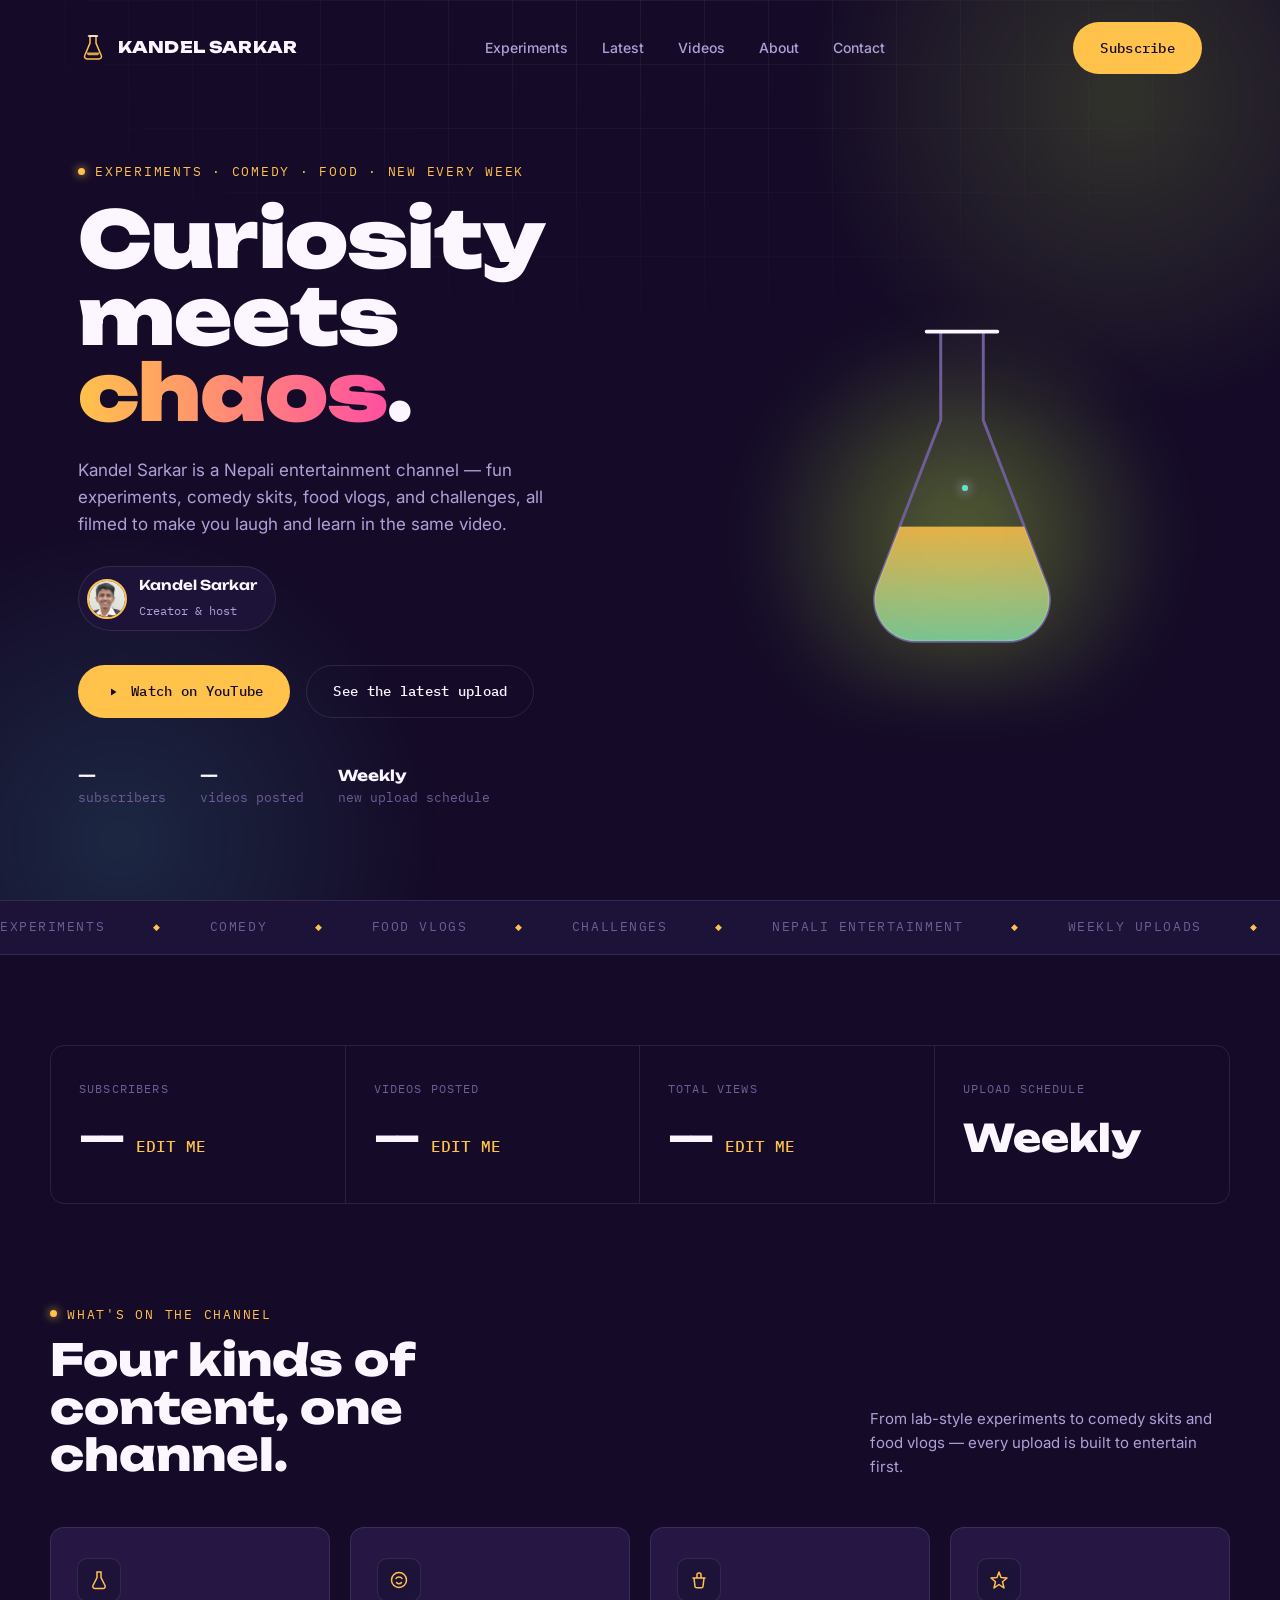
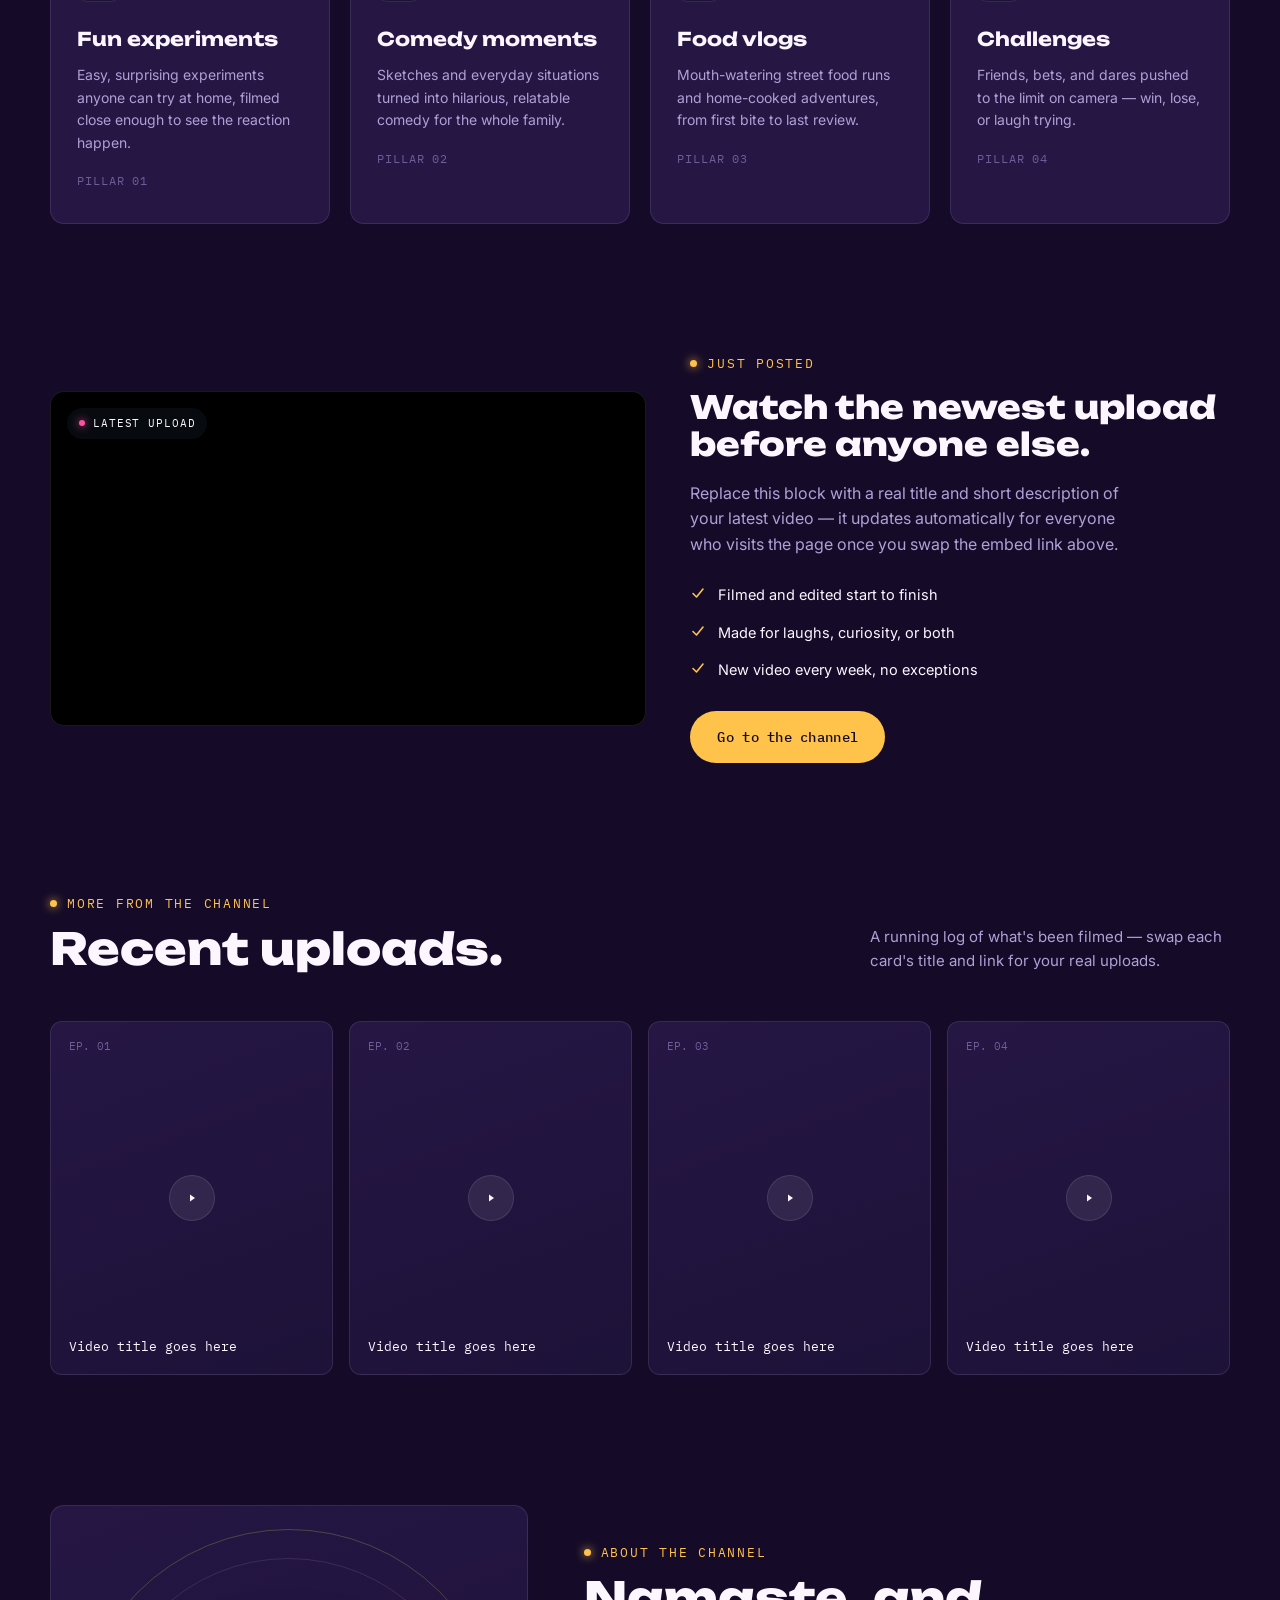
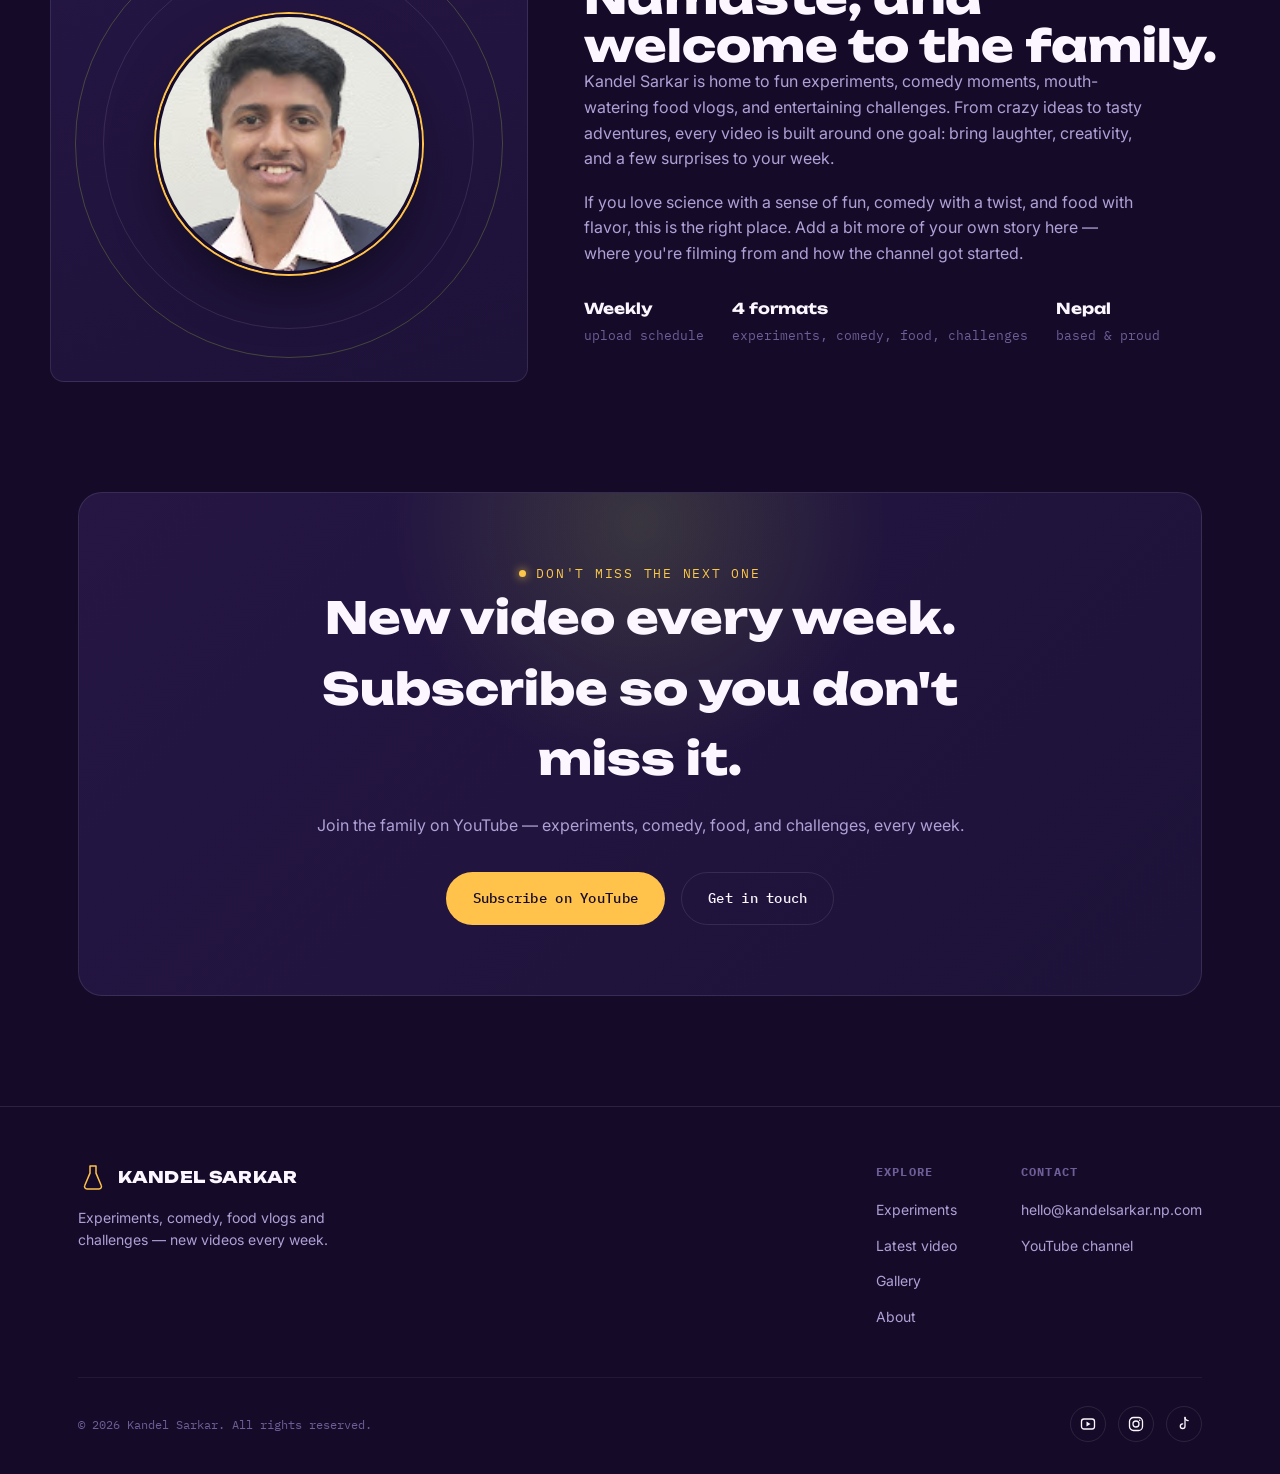
<file: index_5.html>
<!DOCTYPE html>
<html lang="en">
<head>
<meta charset="UTF-8">
<meta name="viewport" content="width=device-width, initial-scale=1.0">
<title>Kandel Sarkar — Experiments, Comedy &amp; Food Vlogs</title>
<meta name="description" content="Kandel Sarkar — fun experiments, comedy, food vlogs and challenges, filmed weekly for a Nepali audience that loves to laugh and learn.">
<meta name="theme-color" content="#150B28">
<meta name="robots" content="index, follow">

<!-- Open Graph -->
<meta property="og:type" content="website">
<meta property="og:title" content="Kandel Sarkar — Experiments, Comedy &amp; Food Vlogs">
<meta property="og:description" content="Fun experiments, comedy, food vlogs and challenges — new videos every week.">
<meta property="og:url" content="https://www.youtube.com/@kandelsarkar">

<!-- Favicon (inline, no external request) -->
<link rel="icon" href="data:image/svg+xml,%3Csvg xmlns='http://www.w3.org/2000/svg' viewBox='0 0 40 40'%3E%3Crect width='40' height='40' rx='8' fill='%23150B28'/%3E%3Cpath d='M16 6H24V15.5L31 32C32 34.2 30.4 36.7 28 36.7H12C9.6 36.7 8 34.2 9 32L16 15.5V6Z' stroke='%23FFC24B' stroke-width='2.5' stroke-linejoin='round' fill='none'/%3E%3C/svg%3E">

<!-- Fonts -->
<link rel="preconnect" href="https://fonts.googleapis.com">
<link rel="preconnect" href="https://fonts.gstatic.com" crossorigin>
<link href="https://fonts.googleapis.com/css2?family=Unbounded:wght@400;600;800;900&family=Inter:wght@400;500;600;700&family=IBM+Plex+Mono:wght@400;500;600&display=swap" rel="stylesheet">

<!-- Structured data for search engines -->
<script type="application/ld+json">
{
  "@context": "https://schema.org",
  "@type": "Organization",
  "name": "Kandel Sarkar",
  "url": "https://www.youtube.com/@kandelsarkar",
  "sameAs": ["https://www.youtube.com/@kandelsarkar"],
  "description": "Fun experiments, comedy, food vlogs and challenges, filmed weekly for a Nepali audience."
}
</script>

<style>
  /* ============ DESIGN TOKENS ============ */
  :root{
    --ink:        #150B28;
    --ink-soft:   #1D1238;
    --ink-card:   #251644;
    --chalk:      #FBF6FF;
    --slate:      #AFA0D6;
    --slate-dim:  #6E5D97;
    --lime:       #FFC24B;
    --flame:      #FF4FA1;
    --beaker:     #4FE8C9;
    --line:       rgba(251,246,255,0.10);
    --line-soft:  rgba(251,246,255,0.06);

    --font-display: 'Unbounded', sans-serif;
    --font-body: 'Inter', sans-serif;
    --font-mono: 'IBM Plex Mono', monospace;

    --container: 1180px;
    --radius: 14px;
  }

  *{ margin:0; padding:0; box-sizing:border-box; }

  html{ scroll-behavior:smooth; }

  body{
    background:var(--ink);
    color:var(--chalk);
    font-family:var(--font-body);
    line-height:1.6;
    overflow-x:hidden;
    -webkit-font-smoothing:antialiased;
  }

  img,svg{ display:block; max-width:100%; }

  a{ color:inherit; text-decoration:none; }

  ul{ list-style:none; }

  button{ font-family:inherit; cursor:pointer; }

  ::selection{ background:var(--lime); color:var(--ink); }

  .wrap{
    max-width:var(--container);
    margin:0 auto;
    padding:0 28px;
  }

  :focus-visible{
    outline:2px solid var(--lime);
    outline-offset:3px;
    border-radius:4px;
  }

  /* subtle grid texture across the whole page */
  body::before{
    content:"";
    position:fixed; inset:0;
    background-image:
      linear-gradient(var(--line-soft) 1px, transparent 1px),
      linear-gradient(90deg, var(--line-soft) 1px, transparent 1px);
    background-size:64px 64px;
    mask-image:radial-gradient(ellipse 80% 60% at 50% 0%, #000 0%, transparent 70%);
    pointer-events:none;
    z-index:0;
  }

  section{ position:relative; z-index:1; }

  /* ============ UTILITIES ============ */
  .eyebrow{
    font-family:var(--font-mono);
    font-size:12.5px;
    letter-spacing:.14em;
    text-transform:uppercase;
    color:var(--lime);
    display:flex;
    align-items:center;
    gap:10px;
  }
  .eyebrow::before{
    content:"";
    width:7px; height:7px;
    background:var(--lime);
    border-radius:50%;
    box-shadow:0 0 10px var(--lime);
    animation:eyebrowPulse 2.2s ease-in-out infinite;
  }
  @keyframes eyebrowPulse{
    0%,100%{ opacity:1; transform:scale(1); }
    50%{ opacity:.45; transform:scale(.75); }
  }
  @media (prefers-reduced-motion: reduce){
    .eyebrow::before{ animation:none; }
  }

  .btn{
    display:inline-flex;
    align-items:center;
    gap:10px;
    padding:14px 26px;
    border-radius:999px;
    font-family:var(--font-mono);
    font-size:14px;
    font-weight:500;
    letter-spacing:.02em;
    border:1px solid transparent;
    transition:transform .25s cubic-bezier(.2,.8,.2,1), box-shadow .25s ease, background .25s ease, border-color .25s ease;
    white-space:nowrap;
  }
  .btn:hover{ transform:translateY(-2px); }
  .btn-primary{
    background:var(--lime);
    color:var(--ink);
  }
  .btn-primary:hover{ box-shadow:0 10px 30px -6px rgba(200,255,61,.5); }
  .btn-ghost{
    background:transparent;
    color:var(--chalk);
    border-color:var(--line);
  }
  .btn-ghost:hover{ border-color:var(--chalk); }

  .section-head{
    display:flex;
    justify-content:space-between;
    align-items:flex-end;
    gap:24px;
    margin-bottom:48px;
    flex-wrap:wrap;
  }
  .section-title{
    font-family:var(--font-display);
    font-weight:800;
    font-size:clamp(28px,4vw,44px);
    line-height:1.08;
    margin-top:12px;
    max-width:600px;
  }
  .section-sub{
    color:var(--slate);
    max-width:360px;
    font-size:15px;
  }

  .reveal{
    opacity:0;
    transform:translateY(28px);
    transition:opacity .7s cubic-bezier(.2,.7,.2,1), transform .7s cubic-bezier(.2,.7,.2,1);
  }
  .reveal.is-visible{ opacity:1; transform:none; }

  @media (prefers-reduced-motion: reduce){
    html{ scroll-behavior:auto; }
    *{ animation-duration:0.01ms !important; animation-iteration-count:1 !important; transition-duration:0.01ms !important; }
    .reveal{ opacity:1; transform:none; }
  }

  /* ============ NAV ============ */
  header{
    position:fixed; top:0; left:0; right:0;
    z-index:100;
    padding:22px 0;
    transition:padding .35s ease, background .35s ease, border-color .35s ease;
    border-bottom:1px solid transparent;
  }
  header.scrolled{
    padding:14px 0;
    background:rgba(10,16,24,.86);
    backdrop-filter:blur(10px);
    border-color:var(--line);
  }
  nav.wrap{
    display:flex;
    align-items:center;
    justify-content:space-between;
  }
  .logo{
    display:flex;
    align-items:center;
    gap:10px;
    font-family:var(--font-display);
    font-weight:800;
    font-size:16px;
    letter-spacing:.01em;
  }
  .logo .mark{ width:30px; height:30px; flex-shrink:0; }
  .logo .mark .liquid{ animation:slosh 3.6s ease-in-out infinite; transform-origin:center; }
  @keyframes slosh{ 0%,100%{ transform:rotate(-2deg) translateY(0);} 50%{ transform:rotate(2deg) translateY(-1px);} }

  .nav-links{
    display:flex;
    align-items:center;
    gap:34px;
    font-size:14px;
    font-weight:500;
    color:var(--slate);
  }
  .nav-links a{ position:relative; transition:color .2s ease; }
  .nav-links a:hover{ color:var(--chalk); }
  .nav-links a::after{
    content:""; position:absolute; left:0; bottom:-6px;
    width:0; height:1px; background:var(--lime);
    transition:width .25s ease;
  }
  .nav-links a:hover::after{ width:100%; }

  .nav-cta{ display:flex; align-items:center; gap:14px; }
  .burger{
    display:none;
    width:38px; height:38px;
    border:1px solid var(--line);
    border-radius:10px;
    background:transparent;
    color:var(--chalk);
    align-items:center; justify-content:center;
  }

  @media (max-width: 880px){
    .nav-links{ display:none; }
    .burger{ display:flex; }
  }

  /* ============ HERO ============ */
  .hero{
    min-height:100vh;
    display:flex;
    align-items:center;
    padding:150px 0 80px;
    position:relative;
    overflow:hidden;
  }

  .hero-glow{
    position:absolute;
    width:640px; height:640px;
    top:-220px; right:-160px;
    background:radial-gradient(circle, rgba(200,255,61,.16) 0%, transparent 70%);
    filter:blur(10px);
    pointer-events:none;
    z-index:0;
  }
  .hero-glow.two{
    top:auto; bottom:-260px; left:-200px; right:auto;
    background:radial-gradient(circle, rgba(73,214,232,.14) 0%, transparent 70%);
  }

  .hero-grid{
    display:grid;
    grid-template-columns:1.1fr .9fr;
    gap:56px;
    align-items:center;
    position:relative;
    z-index:1;
  }

  @media (max-width: 940px){
    .hero-grid{ grid-template-columns:1fr; }
    .hero{ padding-top:120px; }
  }

  .hero h1{
    font-family:var(--font-display);
    font-weight:900;
    font-size:clamp(40px, 6.4vw, 78px);
    line-height:0.98;
    letter-spacing:-.01em;
    margin:20px 0 26px;
    overflow:hidden;
  }
  .hero h1 .word{
    display:inline-block;
    opacity:0;
    transform:translateY(110%) rotate(4deg);
    animation:wordRise .8s cubic-bezier(.2,.8,.2,1) forwards;
  }
  .hero h1 .word:nth-child(1){ animation-delay:.1s; }
  .hero h1 .word:nth-child(2){ animation-delay:.22s; }
  .hero h1 .word:nth-child(3){ animation-delay:.34s; }
  @keyframes wordRise{
    to{ opacity:1; transform:translateY(0) rotate(0deg); }
  }
  .hero h1 .accent{
    display:inline-block;
    background:linear-gradient(90deg, var(--lime), var(--flame), var(--beaker), var(--lime));
    background-size:300% 100%;
    -webkit-background-clip:text;
    background-clip:text;
    color:transparent;
    animation:wordRise .8s cubic-bezier(.2,.8,.2,1) forwards, gradientShift 5s ease-in-out .9s infinite;
  }
  @keyframes gradientShift{
    0%,100%{ background-position:0% 50%; }
    50%{ background-position:100% 50%; }
  }
  @media (prefers-reduced-motion: reduce){
    .hero h1 .word, .hero h1 .accent{ animation:none; opacity:1; transform:none; }
    .hero h1 .accent{ background-position:0% 50%; }
  }
  .hero h1 .accent2{ color:var(--flame); }

  .hero p.lede{
    font-size:17px;
    color:var(--slate);
    max-width:480px;
    margin-bottom:28px;
  }

  .creator-badge{
    display:inline-flex;
    align-items:center;
    gap:12px;
    padding:8px 18px 8px 8px;
    border:1px solid var(--line);
    border-radius:999px;
    background:var(--ink-soft);
    margin-bottom:34px;
  }
  .creator-badge img{
    width:40px; height:40px;
    border-radius:50%;
    object-fit:cover;
    border:2px solid var(--lime);
  }
  .creator-badge b{
    display:block;
    font-family:var(--font-display);
    font-size:13.5px;
    font-weight:600;
  }
  .creator-badge span{
    font-family:var(--font-mono);
    font-size:11.5px;
    color:var(--slate);
  }

  .hero-actions{ display:flex; gap:16px; flex-wrap:wrap; margin-bottom:46px; }

  .hero-meta{
    display:flex;
    gap:34px;
    font-family:var(--font-mono);
    font-size:13px;
    color:var(--slate-dim);
    flex-wrap:wrap;
  }
  .hero-meta b{ color:var(--chalk); font-size:15px; display:block; font-family:var(--font-display); }

  /* --- signature: animated flask --- */
  .flask-stage{
    position:relative;
    display:flex;
    align-items:center;
    justify-content:center;
    min-height:420px;
    perspective:900px;
  }
  .flask-wrap{ position:relative; width:260px; transform-style:preserve-3d; will-change:transform; }
  .flask-wrap svg{ width:100%; height:auto; overflow:visible; }

  .bubble{
    animation:rise 4.5s ease-in infinite;
    opacity:0;
  }
  .bubble.b1{ animation-delay:.2s; }
  .bubble.b2{ animation-delay:1.4s; }
  .bubble.b3{ animation-delay:2.6s; }
  .bubble.b4{ animation-delay:.9s; }
  .bubble.b5{ animation-delay:3.3s; }
  @keyframes rise{
    0%{ transform:translateY(0) scale(.4); opacity:0; }
    12%{ opacity:.9; }
    85%{ opacity:.5; }
    100%{ transform:translateY(-150px) scale(1.15); opacity:0; }
  }

  .liquid-surface{ animation:wave 3.2s ease-in-out infinite; transform-origin:center; }
  @keyframes wave{
    0%,100%{ transform:scaleY(1) translateY(0); }
    50%{ transform:scaleY(1.04) translateY(-2px); }
  }

  .glow-ring{
    position:absolute; inset:0;
    background:radial-gradient(circle at 50% 62%, rgba(200,255,61,.35), transparent 60%);
    filter:blur(30px);
    animation:pulse 3s ease-in-out infinite;
    z-index:-1;
  }
  @keyframes pulse{ 0%,100%{ opacity:.55; } 50%{ opacity:1; } }

  .orbit-particle{
    position:absolute;
    width:6px; height:6px;
    border-radius:50%;
    background:var(--beaker);
    box-shadow:0 0 12px var(--beaker);
    animation:orbit 9s linear infinite;
  }
  .orbit-particle:nth-child(2){ animation-duration:13s; background:var(--flame); box-shadow:0 0 12px var(--flame); animation-direction:reverse; }
  @keyframes orbit{
    from{ transform:rotate(0deg) translateX(170px) rotate(0deg); }
    to{ transform:rotate(360deg) translateX(170px) rotate(-360deg); }
  }

  /* ============ MARQUEE ============ */
  .marquee-strip{
    border-top:1px solid var(--line);
    border-bottom:1px solid var(--line);
    padding:16px 0;
    background:var(--ink-soft);
    overflow:hidden;
  }
  .marquee-track{
    display:flex;
    gap:48px;
    width:max-content;
    animation:marquee 26s linear infinite;
  }
  .marquee-track span{
    font-family:var(--font-mono);
    font-size:13px;
    letter-spacing:.12em;
    text-transform:uppercase;
    color:var(--slate-dim);
    display:flex;
    align-items:center;
    gap:10px;
  }
  .marquee-track span::after{ content:"◆"; color:var(--lime); font-size:9px; margin-left:38px; }
  @keyframes marquee{ from{ transform:translateX(0); } to{ transform:translateX(-50%); } }

  /* ============ READOUT / STATS ============ */
  .readout{
    padding:90px 0 30px;
  }
  .readout-grid{
    display:grid;
    grid-template-columns:repeat(4, 1fr);
    border:1px solid var(--line);
    border-radius:var(--radius);
    overflow:hidden;
  }
  .readout-cell{
    padding:34px 28px;
    border-right:1px solid var(--line);
    position:relative;
  }
  .readout-cell:last-child{ border-right:none; }
  .readout-cell .label{
    font-family:var(--font-mono);
    font-size:11.5px;
    letter-spacing:.1em;
    text-transform:uppercase;
    color:var(--slate-dim);
    margin-bottom:10px;
  }
  .readout-cell .value{
    font-family:var(--font-display);
    font-weight:800;
    font-size:clamp(26px,3vw,38px);
    color:var(--chalk);
  }
  .readout-cell .value .unit{ font-size:16px; color:var(--lime); font-family:var(--font-mono); font-weight:500; margin-left:2px; }

  @media (max-width: 780px){
    .readout-grid{ grid-template-columns:repeat(2,1fr); }
    .readout-cell:nth-child(2){ border-right:none; }
  }

  /* ============ EXPERIMENTS / CATEGORIES ============ */
  .experiments{ padding:70px 0 110px; }

  .exp-grid{
    display:grid;
    grid-template-columns:repeat(3, 1fr);
    gap:20px;
  }
  .exp-grid-4{ grid-template-columns:repeat(4, 1fr); }
  @media (max-width: 1040px){ .exp-grid-4{ grid-template-columns:repeat(2,1fr);} }
  @media (max-width: 940px){ .exp-grid{ grid-template-columns:repeat(2,1fr);} }
  @media (max-width: 620px){ .exp-grid{ grid-template-columns:1fr;} .exp-grid-4{ grid-template-columns:1fr;} }

  .exp-card{
    background:var(--ink-card);
    border:1px solid var(--line);
    border-radius:var(--radius);
    padding:30px 26px;
    position:relative;
    overflow:hidden;
    transition:transform .35s cubic-bezier(.2,.8,.2,1), border-color .35s ease;
    will-change:transform;
  }
  .exp-card::before{
    content:"";
    position:absolute; inset:0;
    background:radial-gradient(240px circle at var(--mx,50%) var(--my,50%), rgba(200,255,61,.10), transparent 60%);
    opacity:0;
    transition:opacity .3s ease;
    pointer-events:none;
  }
  .exp-card:hover{ border-color:rgba(244,246,240,.22); }
  .exp-card:hover::before{ opacity:1; }

  .exp-icon{
    width:44px; height:44px;
    border-radius:10px;
    background:var(--ink-soft);
    border:1px solid var(--line);
    display:flex; align-items:center; justify-content:center;
    margin-bottom:22px;
    color:var(--lime);
  }
  .exp-card h3{
    font-family:var(--font-display);
    font-size:19px;
    margin-bottom:10px;
  }
  .exp-card p{
    color:var(--slate);
    font-size:14px;
  }
  .exp-tag{
    display:inline-block;
    margin-top:18px;
    font-family:var(--font-mono);
    font-size:11.5px;
    color:var(--slate-dim);
    letter-spacing:.08em;
  }

  /* ============ FEATURED VIDEO ============ */
  .featured{ padding:20px 0 110px; }
  .featured-shell{
    display:grid;
    grid-template-columns:1.05fr .95fr;
    gap:44px;
    align-items:center;
  }
  @media (max-width: 900px){ .featured-shell{ grid-template-columns:1fr; } }

  .video-frame{
    position:relative;
    border-radius:var(--radius);
    overflow:hidden;
    border:1px solid var(--line);
    aspect-ratio:16/9;
    background:#000;
  }
  .video-frame iframe{ width:100%; height:100%; border:0; }
  .video-frame .frame-tag{
    position:absolute; top:16px; left:16px;
    background:rgba(10,16,24,.7);
    backdrop-filter:blur(6px);
    padding:7px 12px;
    border-radius:999px;
    font-family:var(--font-mono);
    font-size:11px;
    letter-spacing:.08em;
    text-transform:uppercase;
    display:flex; align-items:center; gap:8px;
    z-index:2;
  }
  .frame-tag::before{ content:""; width:6px; height:6px; border-radius:50%; background:var(--flame); box-shadow:0 0 8px var(--flame); }

  .featured-copy h3{
    font-family:var(--font-display);
    font-weight:800;
    font-size:clamp(24px,3vw,32px);
    line-height:1.15;
    margin:16px 0 18px;
  }
  .featured-copy p{ color:var(--slate); margin-bottom:26px; max-width:440px; }

  .checklist{ display:flex; flex-direction:column; gap:14px; margin-bottom:30px; }
  .checklist li{
    display:flex; gap:12px; align-items:flex-start;
    font-size:14.5px; color:var(--chalk);
  }
  .checklist svg{ flex-shrink:0; margin-top:2px; color:var(--lime); }

  /* ============ GALLERY ============ */
  .gallery{ padding:20px 0 110px; }
  .gallery-grid{
    display:grid;
    grid-template-columns:repeat(4, 1fr);
    gap:16px;
  }
  @media (max-width: 940px){ .gallery-grid{ grid-template-columns:repeat(2,1fr);} }
  @media (max-width: 560px){ .gallery-grid{ grid-template-columns:1fr;} }

  .gallery-item{
    position:relative;
    border-radius:12px;
    overflow:hidden;
    aspect-ratio:4/5;
    background:linear-gradient(160deg, var(--ink-card), var(--ink-soft));
    border:1px solid var(--line);
    display:flex;
    align-items:flex-end;
    padding:18px;
    transition:transform .35s ease;
  }
  .gallery-item:hover{ transform:translateY(-4px); }
  .gallery-item .play{
    position:absolute; top:50%; left:50%;
    width:46px; height:46px;
    transform:translate(-50%,-50%);
    border-radius:50%;
    background:rgba(244,246,240,.08);
    border:1px solid var(--line);
    display:flex; align-items:center; justify-content:center;
    color:var(--chalk);
    transition:background .25s ease, transform .25s ease;
  }
  .gallery-item:hover .play{ background:var(--lime); color:var(--ink); transform:translate(-50%,-50%) scale(1.08); }
  .gallery-item .g-title{
    font-family:var(--font-mono);
    font-size:12.5px;
    color:var(--chalk);
    position:relative;
    z-index:1;
  }
  .gallery-item .g-num{
    position:absolute; top:16px; left:18px;
    font-family:var(--font-mono);
    font-size:11px;
    color:var(--slate-dim);
  }

  /* ============ ABOUT ============ */
  .about{ padding:20px 0 110px; }
  .about-shell{
    display:grid;
    grid-template-columns:.85fr 1.15fr;
    gap:56px;
    align-items:center;
  }
  @media (max-width: 900px){ .about-shell{ grid-template-columns:1fr; } }

  .about-visual{
    aspect-ratio:1/1;
    border-radius:var(--radius);
    background:linear-gradient(160deg, var(--ink-card), var(--ink-soft));
    border:1px solid var(--line);
    position:relative;
    display:flex; align-items:center; justify-content:center;
    overflow:hidden;
  }
  .avatar-ring{
    position:absolute;
    border-radius:50%;
    border:1px solid var(--line);
  }
  .avatar-ring.r1{ width:78%; height:78%; animation:spin 40s linear infinite; }
  .avatar-ring.r2{ width:90%; height:90%; border-color:rgba(200,255,61,.22); animation:spin 60s linear infinite reverse; }
  @keyframes spin{ to{ transform:rotate(360deg); } }
  .avatar-photo{
    position:relative;
    z-index:2;
    width:56%;
    aspect-ratio:1/1;
    border-radius:50%;
    object-fit:cover;
    border:3px solid var(--ink);
    box-shadow:0 0 0 2px var(--lime), 0 24px 60px -20px rgba(0,0,0,.7);
  }

  .about-copy p{ color:var(--slate); margin-bottom:18px; max-width:560px; }
  .about-copy .credentials{
    display:flex; gap:28px; margin-top:30px; flex-wrap:wrap;
  }
  .about-copy .credentials div{ font-family:var(--font-mono); font-size:12.5px; color:var(--slate-dim); }
  .about-copy .credentials b{ display:block; color:var(--chalk); font-family:var(--font-display); font-size:15px; margin-bottom:4px; }

  /* ============ CTA BANNER ============ */
  .cta-banner{
    margin:0 auto 110px;
    max-width:var(--container);
    padding:70px 60px;
    border-radius:24px;
    background:linear-gradient(135deg, var(--ink-card), var(--ink-soft));
    border:1px solid var(--line);
    text-align:center;
    position:relative;
    overflow:hidden;
  }
  .cta-banner::before{
    content:"";
    position:absolute; width:500px; height:500px;
    background:radial-gradient(circle, rgba(200,255,61,.14), transparent 70%);
    top:-220px; left:50%; transform:translateX(-50%);
  }
  .cta-banner h2{
    font-family:var(--font-display);
    font-weight:800;
    font-size:clamp(28px,4vw,44px);
    position:relative; z-index:1;
    max-width:640px;
    margin:0 auto 18px;
  }
  .cta-banner p{ color:var(--slate); position:relative; z-index:1; margin-bottom:34px; }
  .cta-banner .btn-row{ display:flex; gap:16px; justify-content:center; flex-wrap:wrap; position:relative; z-index:1; }

  @media (max-width: 640px){ .cta-banner{ padding:50px 26px; } }

  /* ============ FOOTER ============ */
  footer{
    border-top:1px solid var(--line);
    padding:56px 0 32px;
  }
  .footer-top{
    display:flex;
    justify-content:space-between;
    gap:40px;
    flex-wrap:wrap;
    margin-bottom:48px;
  }
  .footer-brand p{ color:var(--slate); max-width:280px; margin-top:14px; font-size:14px; }
  .footer-cols{ display:flex; gap:64px; flex-wrap:wrap; }
  .footer-col h4{
    font-family:var(--font-mono);
    font-size:11.5px;
    letter-spacing:.1em;
    text-transform:uppercase;
    color:var(--slate-dim);
    margin-bottom:16px;
  }
  .footer-col ul{ display:flex; flex-direction:column; gap:10px; }
  .footer-col a{ color:var(--slate); font-size:14px; transition:color .2s ease; }
  .footer-col a:hover{ color:var(--lime); }

  .footer-bottom{
    display:flex;
    justify-content:space-between;
    align-items:center;
    flex-wrap:wrap;
    gap:16px;
    padding-top:28px;
    border-top:1px solid var(--line-soft);
    font-family:var(--font-mono);
    font-size:12px;
    color:var(--slate-dim);
  }
  .socials{ display:flex; gap:12px; }
  .socials a{
    width:36px; height:36px;
    border:1px solid var(--line);
    border-radius:50%;
    display:flex; align-items:center; justify-content:center;
    color:var(--chalk);
    transition:border-color .2s ease, color .2s ease, transform .2s ease;
  }
  .socials a:hover{ border-color:var(--lime); color:var(--lime); transform:translateY(-2px); }

  /* mobile nav drawer */
  .mobile-drawer{
    position:fixed; inset:0;
    background:rgba(10,16,24,.98);
    backdrop-filter:blur(10px);
    z-index:200;
    display:flex;
    flex-direction:column;
    align-items:center;
    justify-content:center;
    gap:30px;
    transform:translateY(-100%);
    transition:transform .4s cubic-bezier(.2,.8,.2,1);
  }
  .mobile-drawer.open{ transform:translateY(0); }
  .mobile-drawer a{
    font-family:var(--font-display);
    font-size:26px;
    font-weight:600;
  }
  .mobile-drawer .close-btn{
    position:absolute; top:26px; right:28px;
    width:38px; height:38px;
    border:1px solid var(--line);
    border-radius:10px;
    display:flex; align-items:center; justify-content:center;
    background:transparent; color:var(--chalk);
  }

  /* ============ CURSOR-DRIVEN AMBIENT GLOW ============ */
  .cursor-glow{
    position:fixed;
    top:0; left:0;
    width:440px; height:440px;
    border-radius:50%;
    background:radial-gradient(circle, rgba(200,255,61,.10), rgba(73,214,232,.05) 45%, transparent 72%);
    pointer-events:none;
    z-index:4;
    transform:translate(-50%,-50%);
    will-change:transform;
    opacity:0;
    transition:opacity .4s ease;
  }
  .cursor-glow.is-active{ opacity:1; }
  @media (hover: none){ .cursor-glow{ display:none; } }

  .cursor-spark{
    position:fixed;
    top:0; left:0;
    border-radius:50%;
    pointer-events:none;
    z-index:6;
    box-shadow:0 0 6px 1px currentColor;
    animation:sparkTwinkle 850ms ease-out forwards;
  }
  .cursor-spark.is-star{
    border-radius:0;
    clip-path:polygon(50% 0%, 61% 36%, 100% 50%, 61% 64%, 50% 100%, 39% 64%, 0% 50%, 39% 36%);
  }
  @keyframes sparkTwinkle{
    0%{   transform:translate(-50%,-50%) scale(0) rotate(0deg);    opacity:1; }
    25%{  transform:translate(-50%,-50%) scale(1.15) rotate(50deg); opacity:1; }
    100%{ transform:translate(-50%,-50%) scale(0) rotate(120deg) translateY(-22px); opacity:0; }
  }
  @media (hover: none){ .cursor-spark{ display:none; } }
</style>
</head>
<body>
<div class="cursor-glow" id="cursorGlow" aria-hidden="true"></div>

<!-- ============ NAV ============ -->
<header id="siteHeader">
  <nav class="wrap">
    <a href="#top" class="logo">
      <svg class="mark" viewBox="0 0 40 40" fill="none" xmlns="http://www.w3.org/2000/svg">
        <path d="M16 4H24V13.5L31 30C32 32.2 30.4 34.7 28 34.7H12C9.6 34.7 8 32.2 9 30L16 13.5V4Z" stroke="#FFC24B" stroke-width="2" stroke-linejoin="round"/>
        <path class="liquid" d="M11.5 26H28.5L28 27.5C27.6 28.8 26.4 29.7 25 29.7H15C13.6 29.7 12.4 28.8 12 27.5L11.5 26Z" fill="#FFC24B" opacity="0.85"/>
        <line x1="14" y1="4" x2="26" y2="4" stroke="#FBF6FF" stroke-width="2" stroke-linecap="round"/>
      </svg>
      KANDEL&nbsp;SARKAR
    </a>
    <ul class="nav-links">
      <li><a href="#experiments">Experiments</a></li>
      <li><a href="#featured">Latest</a></li>
      <li><a href="#gallery">Videos</a></li>
      <li><a href="#about">About</a></li>
      <li><a href="#contact">Contact</a></li>
    </ul>
    <div class="nav-cta">
      <a class="btn btn-primary" href="https://youtube.com/@kandelsarkar" target="_blank" rel="noopener noreferrer">Subscribe</a>
      <button class="burger" id="burgerBtn" aria-label="Open menu" aria-expanded="false">
        <svg width="18" height="18" viewBox="0 0 18 18" fill="none"><path d="M1 4H17M1 9H17M1 14H17" stroke="currentColor" stroke-width="1.6" stroke-linecap="round"/></svg>
      </button>
    </div>
  </nav>
</header>

<div class="mobile-drawer" id="mobileDrawer">
  <button class="close-btn" id="closeDrawerBtn" aria-label="Close menu">
    <svg width="16" height="16" viewBox="0 0 16 16" fill="none"><path d="M1 1L15 15M15 1L1 15" stroke="currentColor" stroke-width="1.6" stroke-linecap="round"/></svg>
  </button>
  <a href="#experiments">Experiments</a>
  <a href="#featured">Latest</a>
  <a href="#gallery">Videos</a>
  <a href="#about">About</a>
  <a href="#contact">Contact</a>
</div>

<!-- ============ HERO ============ -->
<section class="hero" id="top">
  <div class="hero-glow"></div>
  <div class="hero-glow two"></div>
  <div class="wrap hero-grid">
    <div>
      <div class="eyebrow">EXPERIMENTS · COMEDY · FOOD · NEW EVERY WEEK</div>
      <h1><span class="word">Curiosity</span> <span class="word">meets</span> <span class="accent">chaos</span>.</h1>
      <p class="lede">Kandel Sarkar is a Nepali entertainment channel — fun experiments, comedy skits, food vlogs, and challenges, all filmed to make you laugh and learn in the same video.</p>
      <div class="creator-badge">
        <img src="kandel-sarkar-profile.jpg" alt="Kandel Sarkar, channel creator" width="40" height="40">
        <div>
          <b>Kandel Sarkar</b>
          <span>Creator &amp; host</span>
        </div>
      </div>
      <div class="hero-actions">
        <a class="btn btn-primary" href="https://youtube.com/@kandelsarkar" target="_blank" rel="noopener noreferrer">
          <svg width="16" height="16" viewBox="0 0 16 16" fill="none"><path d="M6 4.5L11.5 8L6 11.5V4.5Z" fill="currentColor"/></svg>
          Watch on YouTube
        </a>
        <a class="btn btn-ghost" href="#featured">
          See the latest upload
        </a>
      </div>
      <div class="hero-meta">
        <div><b id="statSubs">—</b>subscribers</div>
        <div><b id="statVideos">—</b>videos posted</div>
        <div><b>Weekly</b>new upload schedule</div>
      </div>
    </div>

    <div class="flask-stage">
      <div class="glow-ring"></div>
      <div class="orbit-particle" style="top:50%; left:50%;"></div>
      <div class="orbit-particle" style="top:50%; left:50%;"></div>
      <div class="flask-wrap">
        <svg viewBox="0 0 220 300" fill="none" xmlns="http://www.w3.org/2000/svg">
          <defs>
            <clipPath id="flaskClip">
              <path d="M92 20H128V95L182 235C190 258 173 282 149 282H71C47 282 30 258 38 235L92 95V20Z"/>
            </clipPath>
            <linearGradient id="liquidGrad" x1="0" y1="0" x2="0" y2="1">
              <stop offset="0%" stop-color="#FFC24B"/>
              <stop offset="100%" stop-color="#4FE8C9"/>
            </linearGradient>
          </defs>
          <path d="M92 20H128V95L182 235C190 258 173 282 149 282H71C47 282 30 258 38 235L92 95V20Z" stroke="#6E5D97" stroke-width="2.5" fill="rgba(251,246,255,0.02)"/>
          <g clip-path="url(#flaskClip)">
            <rect class="liquid-surface" x="20" y="185" width="180" height="140" fill="url(#liquidGrad)" opacity="0.85"/>
            <circle class="bubble b1" cx="95" cy="230" r="5" fill="#FBF6FF"/>
            <circle class="bubble b2" cx="115" cy="245" r="3.5" fill="#FBF6FF"/>
            <circle class="bubble b3" cx="105" cy="255" r="4.5" fill="#FBF6FF"/>
            <circle class="bubble b4" cx="128" cy="235" r="3" fill="#FBF6FF"/>
            <circle class="bubble b5" cx="88" cy="250" r="4" fill="#FBF6FF"/>
          </g>
          <line x1="80" y1="20" x2="140" y2="20" stroke="#FBF6FF" stroke-width="3" stroke-linecap="round"/>
        </svg>
      </div>
    </div>
  </div>
</section>

<!-- ============ MARQUEE ============ -->
<div class="marquee-strip">
  <div class="marquee-track">
    <span>Experiments</span><span>Comedy</span><span>Food Vlogs</span><span>Challenges</span><span>Nepali Entertainment</span><span>Weekly Uploads</span>
    <span>Experiments</span><span>Comedy</span><span>Food Vlogs</span><span>Challenges</span><span>Nepali Entertainment</span><span>Weekly Uploads</span>
  </div>
</div>

<!-- ============ READOUT ============ -->
<section class="readout wrap">
  <div class="readout-grid reveal">
    <div class="readout-cell">
      <div class="label">Subscribers</div>
      <div class="value">— <span class="unit">EDIT ME</span></div>
    </div>
    <div class="readout-cell">
      <div class="label">Videos posted</div>
      <div class="value">— <span class="unit">EDIT ME</span></div>
    </div>
    <div class="readout-cell">
      <div class="label">Total views</div>
      <div class="value">— <span class="unit">EDIT ME</span></div>
    </div>
    <div class="readout-cell">
      <div class="label">Upload schedule</div>
      <div class="value">Weekly</div>
    </div>
  </div>
</section>

<!-- ============ EXPERIMENT CATEGORIES ============ -->
<section class="experiments wrap" id="experiments">
  <div class="section-head reveal">
    <div>
      <div class="eyebrow">WHAT'S ON THE CHANNEL</div>
      <div class="section-title">Four kinds of content, one channel.</div>
    </div>
    <p class="section-sub">From lab-style experiments to comedy skits and food vlogs — every upload is built to entertain first.</p>
  </div>

  <div class="exp-grid exp-grid-4">
    <div class="exp-card reveal">
      <div class="exp-icon"><svg width="20" height="20" viewBox="0 0 20 20" fill="none"><path d="M8 2H12V7.5L16 15.5C16.7 17 15.6 18.5 14 18.5H6C4.4 18.5 3.3 17 4 15.5L8 7.5V2Z" stroke="currentColor" stroke-width="1.5"/></svg></div>
      <h3>Fun experiments</h3>
      <p>Easy, surprising experiments anyone can try at home, filmed close enough to see the reaction happen.</p>
      <span class="exp-tag">PILLAR 01</span>
    </div>
    <div class="exp-card reveal">
      <div class="exp-icon"><svg width="20" height="20" viewBox="0 0 20 20" fill="none"><circle cx="10" cy="10" r="7.5" stroke="currentColor" stroke-width="1.5"/><path d="M7 8.5C7.5 7.5 8.6 7 10 7C11.4 7 12.5 7.5 13 8.5M7.5 12.5C8.2 13.4 9 13.8 10 13.8C11 13.8 11.8 13.4 12.5 12.5" stroke="currentColor" stroke-width="1.5" stroke-linecap="round"/></svg></div>
      <h3>Comedy moments</h3>
      <p>Sketches and everyday situations turned into hilarious, relatable comedy for the whole family.</p>
      <span class="exp-tag">PILLAR 02</span>
    </div>
    <div class="exp-card reveal">
      <div class="exp-icon"><svg width="20" height="20" viewBox="0 0 20 20" fill="none"><path d="M4 8H16M5 8L6 16.5C6.1 17.3 6.8 17.8 7.6 17.8H12.4C13.2 17.8 13.9 17.3 14 16.5L15 8M8 8V4.5C8 3.7 8.7 3 9.5 3H10.5C11.3 3 12 3.7 12 4.5V8" stroke="currentColor" stroke-width="1.5" stroke-linecap="round" stroke-linejoin="round"/></svg></div>
      <h3>Food vlogs</h3>
      <p>Mouth-watering street food runs and home-cooked adventures, from first bite to last review.</p>
      <span class="exp-tag">PILLAR 03</span>
    </div>
    <div class="exp-card reveal">
      <div class="exp-icon"><svg width="20" height="20" viewBox="0 0 20 20" fill="none"><path d="M10 2L12 7.5L18 8L13.5 11.8L15 18L10 14.5L5 18L6.5 11.8L2 8L8 7.5L10 2Z" stroke="currentColor" stroke-width="1.5" stroke-linejoin="round"/></svg></div>
      <h3>Challenges</h3>
      <p>Friends, bets, and dares pushed to the limit on camera — win, lose, or laugh trying.</p>
      <span class="exp-tag">PILLAR 04</span>
    </div>
  </div>
</section>

<!-- ============ FEATURED VIDEO ============ -->
<section class="featured wrap" id="featured">
  <div class="featured-shell">
    <div class="video-frame reveal">
      <span class="frame-tag">Latest upload</span>
      <!-- Replace VIDEO_ID with your actual YouTube video ID -->
      <iframe src="https://www.youtube.com/embed/VIDEO_ID" title="Latest video from Kandel Sarkar" loading="lazy" allow="accelerometer; autoplay; clipboard-write; encrypted-media; gyroscope; picture-in-picture" allowfullscreen></iframe>
    </div>
    <div class="featured-copy reveal">
      <div class="eyebrow">JUST POSTED</div>
      <h3>Watch the newest upload before anyone else.</h3>
      <p>Replace this block with a real title and short description of your latest video — it updates automatically for everyone who visits the page once you swap the embed link above.</p>
      <ul class="checklist">
        <li><svg width="16" height="16" viewBox="0 0 16 16" fill="none"><path d="M3 8.5L6.5 12L13 4" stroke="currentColor" stroke-width="1.6" stroke-linecap="round" stroke-linejoin="round"/></svg>Filmed and edited start to finish</li>
        <li><svg width="16" height="16" viewBox="0 0 16 16" fill="none"><path d="M3 8.5L6.5 12L13 4" stroke="currentColor" stroke-width="1.6" stroke-linecap="round" stroke-linejoin="round"/></svg>Made for laughs, curiosity, or both</li>
        <li><svg width="16" height="16" viewBox="0 0 16 16" fill="none"><path d="M3 8.5L6.5 12L13 4" stroke="currentColor" stroke-width="1.6" stroke-linecap="round" stroke-linejoin="round"/></svg>New video every week, no exceptions</li>
      </ul>
      <a class="btn btn-primary" href="https://youtube.com/@kandelsarkar" target="_blank" rel="noopener noreferrer">Go to the channel</a>
    </div>
  </div>
</section>

<!-- ============ GALLERY ============ -->
<section class="gallery wrap" id="gallery">
  <div class="section-head reveal">
    <div>
      <div class="eyebrow">MORE FROM THE CHANNEL</div>
      <div class="section-title">Recent uploads.</div>
    </div>
    <p class="section-sub">A running log of what's been filmed — swap each card's title and link for your real uploads.</p>
  </div>
  <div class="gallery-grid">
    <a class="gallery-item reveal" href="https://youtube.com/@kandelsarkar" target="_blank" rel="noopener noreferrer">
      <span class="g-num">EP. 01</span>
      <span class="play"><svg width="14" height="14" viewBox="0 0 14 14" fill="none"><path d="M5 3.5L10 7L5 10.5V3.5Z" fill="currentColor"/></svg></span>
      <span class="g-title">Video title goes here</span>
    </a>
    <a class="gallery-item reveal" href="https://youtube.com/@kandelsarkar" target="_blank" rel="noopener noreferrer">
      <span class="g-num">EP. 02</span>
      <span class="play"><svg width="14" height="14" viewBox="0 0 14 14" fill="none"><path d="M5 3.5L10 7L5 10.5V3.5Z" fill="currentColor"/></svg></span>
      <span class="g-title">Video title goes here</span>
    </a>
    <a class="gallery-item reveal" href="https://youtube.com/@kandelsarkar" target="_blank" rel="noopener noreferrer">
      <span class="g-num">EP. 03</span>
      <span class="play"><svg width="14" height="14" viewBox="0 0 14 14" fill="none"><path d="M5 3.5L10 7L5 10.5V3.5Z" fill="currentColor"/></svg></span>
      <span class="g-title">Video title goes here</span>
    </a>
    <a class="gallery-item reveal" href="https://youtube.com/@kandelsarkar" target="_blank" rel="noopener noreferrer">
      <span class="g-num">EP. 04</span>
      <span class="play"><svg width="14" height="14" viewBox="0 0 14 14" fill="none"><path d="M5 3.5L10 7L5 10.5V3.5Z" fill="currentColor"/></svg></span>
      <span class="g-title">Video title goes here</span>
    </a>
  </div>
</section>

<!-- ============ ABOUT ============ -->
<section class="about wrap" id="about">
  <div class="about-shell">
    <div class="about-visual reveal">
      <div class="avatar-ring r1"></div>
      <div class="avatar-ring r2"></div>
      <img class="avatar-photo" src="kandel-sarkar-profile.jpg" alt="Kandel Sarkar, creator of the channel" width="260" height="260">
    </div>
    <div class="about-copy reveal">
      <div class="eyebrow">ABOUT THE CHANNEL</div>
      <h3 class="section-title" style="max-width:none;">Namaste, and welcome to the family.</h3>
      <p>Kandel Sarkar is home to fun experiments, comedy moments, mouth-watering food vlogs, and entertaining challenges. From crazy ideas to tasty adventures, every video is built around one goal: bring laughter, creativity, and a few surprises to your week.</p>
      <p>If you love science with a sense of fun, comedy with a twist, and food with flavor, this is the right place. Add a bit more of your own story here — where you're filming from and how the channel got started.</p>
      <div class="credentials">
        <div><b>Weekly</b>upload schedule</div>
        <div><b>4 formats</b>experiments, comedy, food, challenges</div>
        <div><b>Nepal</b>based &amp; proud</div>
      </div>
    </div>
  </div>
</section>

<!-- ============ CTA BANNER ============ -->
<section class="wrap">
  <div class="cta-banner reveal">
    <div class="eyebrow" style="justify-content:center;">DON'T MISS THE NEXT ONE</div>
    <h2>New video every week. Subscribe so you don't miss it.</h2>
    <p>Join the family on YouTube — experiments, comedy, food, and challenges, every week.</p>
    <div class="btn-row">
      <a class="btn btn-primary" href="https://youtube.com/@kandelsarkar" target="_blank" rel="noopener noreferrer">Subscribe on YouTube</a>
      <a class="btn btn-ghost" href="#contact">Get in touch</a>
    </div>
  </div>
</section>

<!-- ============ FOOTER ============ -->
<footer id="contact">
  <div class="wrap">
    <div class="footer-top">
      <div class="footer-brand">
        <a href="#top" class="logo">
          <svg class="mark" viewBox="0 0 40 40" fill="none"><path d="M16 4H24V13.5L31 30C32 32.2 30.4 34.7 28 34.7H12C9.6 34.7 8 32.2 9 30L16 13.5V4Z" stroke="#FFC24B" stroke-width="2" stroke-linejoin="round"/></svg>
          KANDEL&nbsp;SARKAR
        </a>
        <p>Experiments, comedy, food vlogs and challenges — new videos every week.</p>
      </div>
      <div class="footer-cols">
        <div class="footer-col">
          <h4>Explore</h4>
          <ul>
            <li><a href="#experiments">Experiments</a></li>
            <li><a href="#featured">Latest video</a></li>
            <li><a href="#gallery">Gallery</a></li>
            <li><a href="#about">About</a></li>
          </ul>
        </div>
        <div class="footer-col">
          <h4>Contact</h4>
          <ul>
            <li><a href="mailto:hello@kandelsarkar.np.com">hello@kandelsarkar.np.com</a></li>
            <li><a href="https://youtube.com/@kandelsarkar" target="_blank" rel="noopener noreferrer">YouTube channel</a></li>
          </ul>
        </div>
      </div>
    </div>
    <div class="footer-bottom">
      <span>© <span id="year"></span> Kandel Sarkar. All rights reserved.</span>
      <div class="socials">
        <a href="https://youtube.com/@kandelsarkar" target="_blank" rel="noopener noreferrer" aria-label="YouTube"><svg width="16" height="16" viewBox="0 0 16 16" fill="none"><path d="M6.5 5.5L10.5 8L6.5 10.5V5.5Z" fill="currentColor"/><rect x="1.5" y="3" width="13" height="10" rx="2.5" stroke="currentColor" stroke-width="1.3"/></svg></a>
        <a href="#" aria-label="Instagram"><svg width="16" height="16" viewBox="0 0 16 16" fill="none"><rect x="1.5" y="1.5" width="13" height="13" rx="4" stroke="currentColor" stroke-width="1.3"/><circle cx="8" cy="8" r="3" stroke="currentColor" stroke-width="1.3"/><circle cx="11.7" cy="4.3" r="0.8" fill="currentColor"/></svg></a>
        <a href="#" aria-label="TikTok"><svg width="16" height="16" viewBox="0 0 16 16" fill="none"><path d="M9 1.5V10.2C9 11.5 8 12.5 6.7 12.5C5.4 12.5 4.3 11.5 4.3 10.2C4.3 8.9 5.4 7.8 6.7 7.8" stroke="currentColor" stroke-width="1.3" stroke-linecap="round"/><path d="M9 1.5C9 3.2 10.5 4.6 12.2 4.6" stroke="currentColor" stroke-width="1.3" stroke-linecap="round"/></svg></a>
      </div>
    </div>
  </div>
</footer>

<script>
(function(){
  "use strict";

  // ---- Year ----
  var yearEl = document.getElementById('year');
  if (yearEl) yearEl.textContent = new Date().getFullYear();

  // ---- Header scroll state ----
  var header = document.getElementById('siteHeader');
  var onScroll = function(){
    if (window.scrollY > 40) header.classList.add('scrolled');
    else header.classList.remove('scrolled');
  };
  window.addEventListener('scroll', onScroll, { passive: true });
  onScroll();

  // ---- Mobile drawer ----
  var burger = document.getElementById('burgerBtn');
  var drawer = document.getElementById('mobileDrawer');
  var closeBtn = document.getElementById('closeDrawerBtn');

  function openDrawer(){
    drawer.classList.add('open');
    burger.setAttribute('aria-expanded', 'true');
    document.body.style.overflow = 'hidden';
  }
  function closeDrawer(){
    drawer.classList.remove('open');
    burger.setAttribute('aria-expanded', 'false');
    document.body.style.overflow = '';
  }
  if (burger) burger.addEventListener('click', openDrawer);
  if (closeBtn) closeBtn.addEventListener('click', closeDrawer);
  drawer.querySelectorAll('a').forEach(function(a){
    a.addEventListener('click', closeDrawer);
  });

  // ---- Scroll reveal ----
  var revealEls = document.querySelectorAll('.reveal');
  if ('IntersectionObserver' in window){
    var io = new IntersectionObserver(function(entries){
      entries.forEach(function(entry){
        if (entry.isIntersecting){
          entry.target.classList.add('is-visible');
          io.unobserve(entry.target);
        }
      });
    }, { threshold: 0.15 });
    revealEls.forEach(function(el){ io.observe(el); });
  } else {
    revealEls.forEach(function(el){ el.classList.add('is-visible'); });
  }

  // ---- Mouse-driven animation: cursor glow + parallax + card tilt ----
  var reducedMotion = window.matchMedia('(prefers-reduced-motion: reduce)').matches;
  var supportsHover = window.matchMedia('(hover: hover)').matches;
  var cursorGlow = document.getElementById('cursorGlow');
  var heroGlowEls = document.querySelectorAll('.hero-glow');
  var flaskWrap = document.querySelector('.flask-wrap');

  if (supportsHover && !reducedMotion) {
    var targetX = window.innerWidth / 2;
    var targetY = window.innerHeight / 2;
    var curX = targetX;
    var curY = targetY;
    var hasMoved = false;

    var sparkColors = ['var(--lime)', 'var(--flame)', 'var(--beaker)'];
    var lastSparkX = targetX;
    var lastSparkY = targetY;
    var lastSparkTime = 0;
    var activeSparks = 0;
    var MAX_SPARKS = 26;

    function spawnSpark(x, y){
      if (activeSparks >= MAX_SPARKS) return;
      var spark = document.createElement('span');
      spark.className = 'cursor-spark' + (Math.random() > 0.55 ? ' is-star' : '');
      var size = 4 + Math.random() * 5;
      spark.style.width = size + 'px';
      spark.style.height = size + 'px';
      spark.style.left = (x + (Math.random() * 20 - 10)) + 'px';
      spark.style.top = (y + (Math.random() * 20 - 10)) + 'px';
      var color = sparkColors[Math.floor(Math.random() * sparkColors.length)];
      spark.style.background = color;
      spark.style.color = color;
      document.body.appendChild(spark);
      activeSparks++;
      spark.addEventListener('animationend', function(){
        spark.remove();
        activeSparks--;
      }, { once: true });
    }

    window.addEventListener('mousemove', function(e){
      targetX = e.clientX;
      targetY = e.clientY;
      if (!hasMoved){
        hasMoved = true;
        curX = targetX;
        curY = targetY;
        if (cursorGlow) cursorGlow.classList.add('is-active');
      }

      var now = performance.now();
      var dist = Math.hypot(targetX - lastSparkX, targetY - lastSparkY);
      if (dist > 24 && now - lastSparkTime > 40){
        spawnSpark(targetX, targetY);
        lastSparkX = targetX;
        lastSparkY = targetY;
        lastSparkTime = now;
      }
    }, { passive: true });

    function tick(){
      curX += (targetX - curX) * 0.12;
      curY += (targetY - curY) * 0.12;

      if (cursorGlow){
        cursorGlow.style.transform = 'translate(' + curX + 'px,' + curY + 'px) translate(-50%,-50%)';
      }

      if (window.innerWidth > 0 && window.innerHeight > 0){
        var dx = (curX / window.innerWidth) - 0.5;
        var dy = (curY / window.innerHeight) - 0.5;

        if (heroGlowEls[0]) heroGlowEls[0].style.transform = 'translate(' + (dx * 36) + 'px,' + (dy * 36) + 'px)';
        if (heroGlowEls[1]) heroGlowEls[1].style.transform = 'translate(' + (dx * -26) + 'px,' + (dy * -26) + 'px)';
        if (flaskWrap) flaskWrap.style.transform = 'rotateY(' + (dx * 16) + 'deg) rotateX(' + (dy * -16) + 'deg)';
      }

      requestAnimationFrame(tick);
    }
    requestAnimationFrame(tick);
  }

  // ---- Card cursor-glow + tilt (desktop only, cheap) ----
  var cards = document.querySelectorAll('.exp-card');
  if (supportsHover){
    cards.forEach(function(card){
      card.addEventListener('mousemove', function(e){
        var rect = card.getBoundingClientRect();
        var px = (e.clientX - rect.left) / rect.width;
        var py = (e.clientY - rect.top) / rect.height;
        card.style.setProperty('--mx', (e.clientX - rect.left) + 'px');
        card.style.setProperty('--my', (e.clientY - rect.top) + 'px');
        if (!reducedMotion){
          var rotX = (0.5 - py) * 8;
          var rotY = (px - 0.5) * 8;
          card.style.transform = 'perspective(700px) rotateX(' + rotX + 'deg) rotateY(' + rotY + 'deg) translateY(-6px)';
        }
      });
      card.addEventListener('mouseleave', function(){
        card.style.transform = '';
      });
    });
  }
})();
</script>
</body>
</html>
</file>
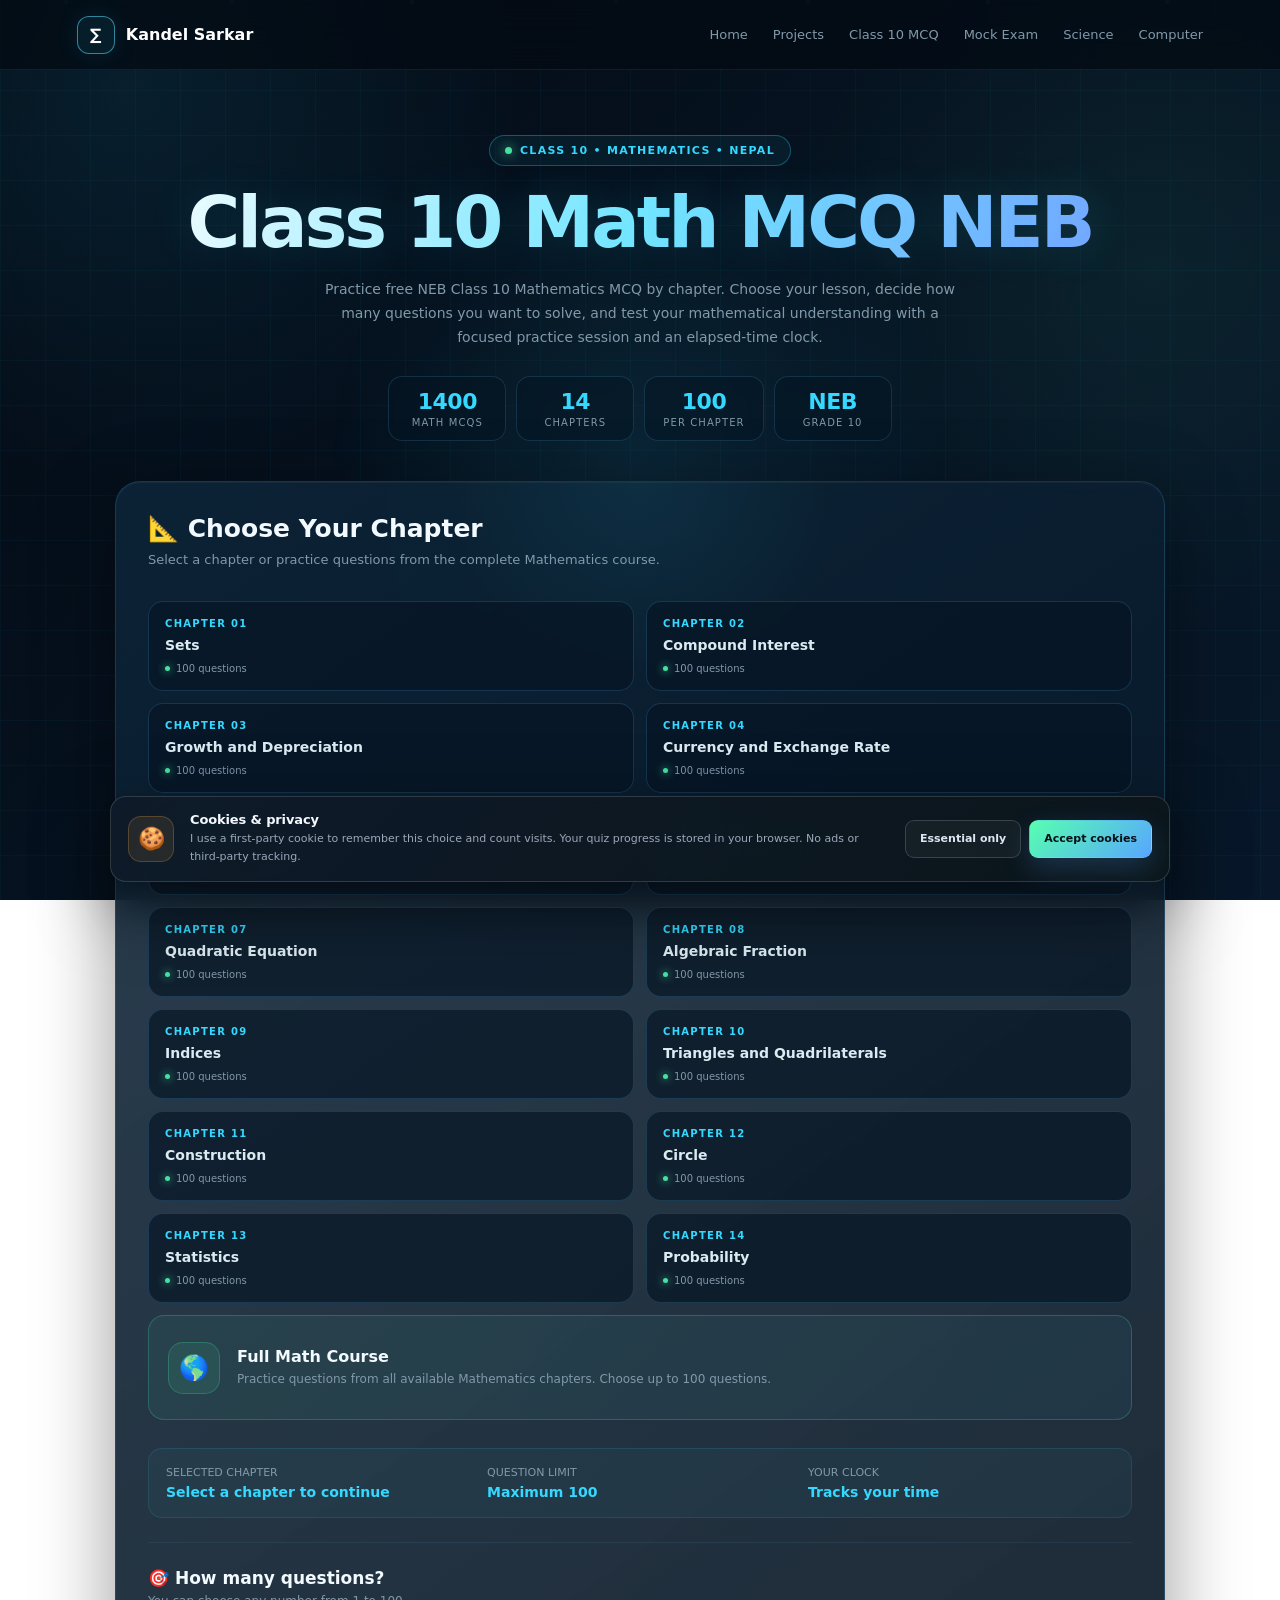
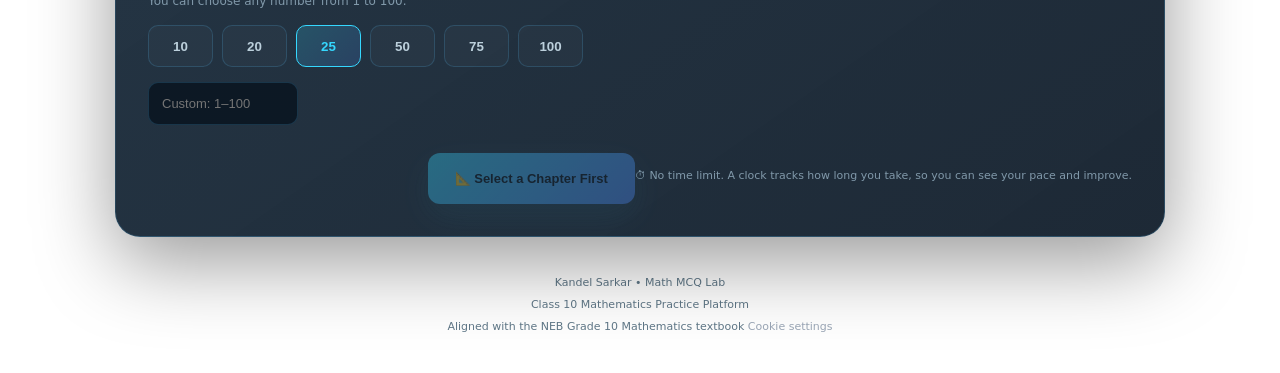
<file: math-mcq.html>
<!DOCTYPE html>
<html lang="en">

<head>

<meta charset="UTF-8">

<link rel="icon" type="image/jpeg" href="kandel-sarkar-profile.jpg">

<meta name="viewport"
      content="width=device-width, initial-scale=1.0">

<meta name="description"
      content="Practice 1,400+ free NEB Class 10 Mathematics MCQs across 14 chapters. Chapter-wise questions with instant scoring, explanations and an elapsed-time clock.">
<meta name="keywords"
      content="mcq class 10 neb, class 10 math mcq, neb class 10 mathematics mcq, see math mcq, math mcq practice">
<meta name="robots" content="index, follow, max-image-preview:large">
<link rel="canonical" href="https://kandelbishal.com.np/math-mcq.html">
<link rel="stylesheet" href="mcq-progress.css?v=1">

<meta property="og:type" content="website">
<meta property="og:site_name" content="Kandel Sarkar">
<meta property="og:title" content="Class 10 Math MCQ NEB | 1,400+ Questions">
<meta property="og:description" content="Practice 1,400+ free NEB Class 10 Mathematics MCQs across 14 chapters with instant scoring and explanations.">
<meta property="og:url" content="https://kandelbishal.com.np/math-mcq.html">
<meta property="og:image" content="https://kandelbishal.com.np/kandel-sarkar-profile.jpg">
<meta name="twitter:card" content="summary">
<meta name="twitter:title" content="Class 10 Math MCQ NEB | 1,400+ Questions">
<meta name="twitter:description" content="Free NEB Class 10 Mathematics MCQ practice with chapter-wise questions, scoring and explanations.">
<meta name="twitter:image" content="https://kandelbishal.com.np/kandel-sarkar-profile.jpg">

<title>
    Class 10 Math MCQ NEB | 1,400+ Questions
</title>

<script type="application/ld+json">
{
  "@context": "https://schema.org",
  "@type": "LearningResource",
  "name": "Class 10 Math MCQ NEB Practice",
  "description": "Free NEB Class 10 Mathematics MCQ practice with 1,400+ questions across 14 chapters, instant scoring and explanations.",
  "url": "https://kandelbishal.com.np/math-mcq.html",
  "learningResourceType": "Quiz",
  "educationalLevel": "Grade 10",
  "about": "NEB Class 10 Mathematics",
  "inLanguage": "en",
  "isAccessibleForFree": true,
  "dateModified": "2026-11-04",
  "provider": {
    "@type": "Organization",
    "name": "Kandel Sarkar",
    "url": "https://kandelbishal.com.np/"
  }
}
</script>


<style>

/* =========================================================
   GLOBAL
========================================================= */

*{
    margin:0;
    padding:0;
    box-sizing:border-box;
}

:root{

    --background:#06111f;

    --background2:#091b2d;

    --card:rgba(13,35,55,.78);

    --card2:rgba(10,28,46,.92);

    --border:rgba(86,196,255,.18);

    --border-hover:rgba(86,220,255,.55);

    --cyan:#35d8ff;

    --blue:#4d8dff;

    --green:#47e0a3;

    --yellow:#ffd166;

    --red:#ff6879;

    --white:#f2faff;

    --text:#d6e5ef;

    --muted:#8199aa;

    --shadow:
        0 25px 80px rgba(0,0,0,.4);

    --mouse-x:50vw;

    --mouse-y:50vh;
}


html{
    scroll-behavior:smooth;
}


body{

    min-height:100vh;

    font-family:
        Inter,
        system-ui,
        -apple-system,
        BlinkMacSystemFont,
        "Segoe UI",
        sans-serif;

    color:var(--white);

    background:

        radial-gradient(
            circle at 10% 10%,
            rgba(44,198,255,.10),
            transparent 28%
        ),

        radial-gradient(
            circle at 90% 30%,
            rgba(68,224,163,.07),
            transparent 28%
        ),

        linear-gradient(
            135deg,
            #030a13,
            #061321,
            #08182a
        );

    overflow-x:hidden;

    position:relative;
}


/* =========================================================
   MOUSE TRACKING LIGHT
========================================================= */

body::before{

    content:"";

    position:fixed;

    width:650px;

    height:650px;

    left:var(--mouse-x);

    top:var(--mouse-y);

    transform:
        translate(-50%,-50%);

    background:
        radial-gradient(
            circle,
            rgba(53,216,255,.09),
            transparent 68%
        );

    pointer-events:none;

    z-index:-2;

}


/* =========================================================
   MATH GRID
========================================================= */

body::after{

    content:"";

    position:fixed;

    inset:0;

    background-image:

        linear-gradient(
            rgba(53,216,255,.035) 1px,
            transparent 1px
        ),

        linear-gradient(
            90deg,
            rgba(53,216,255,.035) 1px,
            transparent 1px
        );

    background-size:45px 45px;

    pointer-events:none;

    z-index:-3;

}


/* =========================================================
   FLOATING PARTICLES
========================================================= */

.particles{

    position:fixed;

    inset:0;

    overflow:hidden;

    pointer-events:none;

    z-index:-1;
}


.particle{

    position:absolute;

    width:4px;

    height:4px;

    border-radius:50%;

    background:var(--cyan);

    box-shadow:
        0 0 15px var(--cyan);

    opacity:.25;

    animation:
        floating 20s linear infinite;
}


.particle:nth-child(1){
    left:5%;
    animation-duration:18s;
}

.particle:nth-child(2){
    left:18%;
    animation-duration:24s;
}

.particle:nth-child(3){
    left:32%;
    animation-duration:20s;
}

.particle:nth-child(4){
    left:48%;
    animation-duration:26s;
}

.particle:nth-child(5){
    left:63%;
    animation-duration:22s;
}

.particle:nth-child(6){
    left:77%;
    animation-duration:19s;
}

.particle:nth-child(7){
    left:91%;
    animation-duration:25s;
}


@keyframes floating{

    from{
        transform:
            translateY(110vh)
            scale(.5);
    }

    to{
        transform:
            translateY(-20vh)
            scale(1.3);
    }

}


/* =========================================================
   NAVBAR
========================================================= */

.navbar{

    position:sticky;

    top:0;

    z-index:100;

    height:70px;

    padding:
        0 6%;

    display:flex;

    align-items:center;

    justify-content:space-between;

    background:
        rgba(3,11,19,.72);

    backdrop-filter:
        blur(18px);

    border-bottom:
        1px solid
        rgba(100,200,255,.10);
}


.logo{

    text-decoration:none;

    color:white;

    display:flex;

    align-items:center;

    gap:11px;

    font-weight:800;

    font-size:16px;
}


.logo-icon{

    width:38px;

    height:38px;

    display:grid;

    place-items:center;

    border-radius:12px;

    border:
        1px solid
        var(--border-hover);

    background:
        rgba(53,216,255,.08);

    box-shadow:
        0 0 25px
        rgba(53,216,255,.10);
}


.nav-links{

    display:flex;

    gap:25px;
}


.nav-links a{

    text-decoration:none;

    color:var(--muted);

    font-size:13px;

    transition:.25s;
}


.nav-links a:hover{

    color:var(--cyan);

}


/* =========================================================
   MAIN CONTAINER
========================================================= */

.container{

    width:min(94%,1050px);

    margin:auto;
}


/* =========================================================
   HERO
========================================================= */

.hero{

    text-align:center;

    padding:
        65px 15px 40px;
}


.badge{

    display:inline-flex;

    align-items:center;

    gap:8px;

    padding:
        8px 15px;

    border-radius:100px;

    border:
        1px solid
        rgba(53,216,255,.3);

    background:
        rgba(53,216,255,.06);

    color:var(--cyan);

    font-size:11px;

    font-weight:800;

    letter-spacing:1.3px;

    text-transform:uppercase;

    margin-bottom:20px;
}


.badge-dot{

    width:7px;

    height:7px;

    border-radius:50%;

    background:var(--green);

    box-shadow:
        0 0 12px var(--green);
}


.hero h1{

    font-size:
        clamp(42px,7vw,72px);

    letter-spacing:-3px;

    line-height:1;

    margin-bottom:20px;

    background:
        linear-gradient(
            110deg,
            white,
            #77e7ff,
            #769eff
        );

    -webkit-background-clip:text;

    background-clip:text;

    color:transparent;
}


.hero p{

    max-width:650px;

    margin:auto;

    color:var(--muted);

    line-height:1.7;

    font-size:14px;
}


/* =========================================================
   MAIN PANEL
========================================================= */

.panel{

    position:relative;

    overflow:hidden;

    background:
        linear-gradient(
            145deg,
            rgba(13,37,57,.88),
            rgba(7,20,34,.91)
        );

    border:
        1px solid
        var(--border);

    border-radius:25px;

    padding:32px;

    box-shadow:var(--shadow);

    backdrop-filter:blur(20px);

}


.panel::before{

    content:"";

    position:absolute;

    width:400px;

    height:400px;

    left:
        var(--panel-x,50%);

    top:
        var(--panel-y,0%);

    transform:
        translate(-50%,-50%);

    background:
        radial-gradient(
            circle,
            rgba(53,216,255,.07),
            transparent 68%
        );

    pointer-events:none;
}


/* =========================================================
   PANEL HEADER
========================================================= */

.panel-header{

    position:relative;

    margin-bottom:30px;
}


.panel-header h2{

    font-size:25px;

    margin-bottom:7px;
}


.panel-header p{

    color:var(--muted);

    font-size:13px;

    line-height:1.6;
}


/* =========================================================
   LESSON GRID
========================================================= */

.lesson-grid{

    position:relative;

    display:grid;

    grid-template-columns:
        repeat(2,1fr);

    gap:12px;
}


/* =========================================================
   LESSON CARD
========================================================= */

.lesson-card{

    position:relative;

    min-height:90px;

    padding:16px;

    border:
        1px solid
        var(--border);

    border-radius:15px;

    background:
        rgba(6,22,37,.67);

    cursor:pointer;

    transition:

        transform .22s ease,

        border-color .22s ease,

        background .22s ease,

        box-shadow .22s ease;
}


.lesson-card:hover{

    transform:
        translateY(-3px);

    border-color:
        var(--border-hover);

    background:
        rgba(14,42,65,.82);

    box-shadow:
        0 12px 35px
        rgba(0,0,0,.2);
}


.lesson-card.selected{

    border-color:
        var(--cyan);

    background:
        linear-gradient(
            120deg,
            rgba(30,116,157,.28),
            rgba(48,78,150,.24)
        );

    box-shadow:
        0 0 0 1px
        rgba(53,216,255,.08),
        0 15px 40px
        rgba(0,0,0,.2);
}


.lesson-number{

    color:var(--cyan);

    font-size:10px;

    font-weight:900;

    letter-spacing:1.3px;

    margin-bottom:7px;
}


.lesson-name{

    color:#dceaf2;

    font-size:14px;

    font-weight:700;

    line-height:1.4;
}


.lesson-meta{

    color:var(--muted);

    font-size:10px;

    margin-top:7px;
}


/* =========================================================
   ALL CHAPTERS
========================================================= */

.all-chapters{

    grid-column:
        1 / -1;

    min-height:105px;

    display:flex;

    align-items:center;

    gap:17px;

    padding:19px;

    border:
        1px solid
        rgba(69,224,163,.25);

    border-radius:16px;

    background:
        linear-gradient(
            100deg,
            rgba(69,224,163,.07),
            rgba(53,216,255,.05)
        );

    cursor:pointer;

    transition:.25s;
}


.all-chapters:hover{

    border-color:
        rgba(69,224,163,.55);

    transform:
        translateY(-3px);

}


.all-icon{

    width:52px;

    height:52px;

    flex-shrink:0;

    display:grid;

    place-items:center;

    border-radius:15px;

    background:
        rgba(69,224,163,.10);

    border:
        1px solid
        rgba(69,224,163,.25);

    font-size:24px;
}


.all-chapters h3{

    font-size:16px;

    margin-bottom:4px;
}


.all-chapters p{

    color:var(--muted);

    font-size:12px;

    line-height:1.5;
}


/* =========================================================
   SELECTED CHAPTER
========================================================= */

.selection-info{

    margin-top:28px;

    padding:17px;

    border-radius:14px;

    border:
        1px solid
        rgba(53,216,255,.12);

    background:
        rgba(53,216,255,.035);

    display:flex;

    align-items:center;

    justify-content:space-between;

    gap:15px;
}


.selection-label{

    color:var(--muted);

    font-size:11px;

    margin-bottom:5px;
}


.selection-value{

    color:var(--cyan);

    font-weight:800;

    font-size:14px;
}


/* =========================================================
   QUESTION COUNT
========================================================= */

.question-settings{

    margin-top:24px;

    padding-top:25px;

    border-top:
        1px solid
        rgba(110,190,230,.09);
}


.question-settings h3{

    font-size:17px;

    margin-bottom:6px;
}


.question-settings p{

    color:var(--muted);

    font-size:12px;

    margin-bottom:17px;
}


.number-buttons{

    display:flex;

    flex-wrap:wrap;

    gap:9px;
}


.number-btn{

    min-width:65px;

    height:42px;

    border:
        1px solid
        var(--border);

    border-radius:10px;

    background:
        rgba(255,255,255,.025);

    color:#bcd0dc;

    font-weight:800;

    cursor:pointer;

    transition:.2s;
}


.number-btn:hover{

    border-color:
        var(--border-hover);

    color:white;
}


.number-btn.selected{

    background:
        linear-gradient(
            135deg,
            rgba(53,216,255,.20),
            rgba(77,141,255,.18)
        );

    border-color:
        var(--cyan);

    color:var(--cyan);
}


/* =========================================================
   CUSTOM NUMBER
========================================================= */

.custom-count{

    margin-top:15px;

    display:flex;

    gap:10px;
}


.custom-count input{

    width:150px;

    height:43px;

    border:
        1px solid
        var(--border);

    border-radius:10px;

    background:
        rgba(2,12,22,.65);

    color:white;

    padding:
        0 13px;

    outline:none;

    font-size:13px;
}


.custom-count input:focus{

    border-color:
        var(--cyan);

}


/* =========================================================
   START BUTTON
========================================================= */

.start-area{

    margin-top:28px;

    display:flex;

    justify-content:flex-end;
}


.start-btn{

    min-height:51px;

    padding:
        0 27px;

    border:none;

    border-radius:12px;

    background:
        linear-gradient(
            135deg,
            var(--cyan),
            var(--blue)
        );

    color:#03101a;

    font-size:13px;

    font-weight:900;

    cursor:pointer;

    box-shadow:
        0 12px 35px
        rgba(53,216,255,.16);

    transition:.2s;
}


.start-btn:hover{

    transform:
        translateY(-2px);

    filter:
        brightness(1.08);
}


.start-btn:disabled{

    opacity:.35;

    cursor:not-allowed;

    transform:none;
}


/* =========================================================
   QUIZ
========================================================= */

#quiz-section{

    margin-top:25px;
}


.quiz-top{

    display:flex;

    align-items:center;

    justify-content:space-between;

    margin-bottom:15px;
}


.quiz-count{

    font-size:13px;

    font-weight:800;
}


.quiz-answered{

    color:var(--muted);

    font-size:11px;
}


.progress{

    height:7px;

    background:
        rgba(255,255,255,.05);

    border-radius:20px;

    overflow:hidden;

    margin-bottom:35px;
}


.progress-bar{

    width:0%;

    height:100%;

    background:
        linear-gradient(
            90deg,
            var(--cyan),
            var(--blue),
            var(--green)
        );

    transition:
        width .4s ease;
}


.question-tag{

    color:var(--cyan);

    font-size:10px;

    font-weight:900;

    text-transform:uppercase;

    letter-spacing:1.5px;

    margin-bottom:10px;
}


#quiz-question{

    font-size:
        clamp(20px,3vw,29px);

    line-height:1.5;

    margin-bottom:25px;
}


.options{

    display:grid;

    gap:11px;
}


.option{

    width:100%;

    min-height:62px;

    display:flex;

    align-items:center;

    gap:13px;

    text-align:left;

    border:
        1px solid
        rgba(100,190,230,.13);

    border-radius:14px;

    padding:
        12px 15px;

    background:
        rgba(5,20,34,.72);

    color:#d9e8f1;

    cursor:pointer;

    transition:.2s;
}


.option:hover{

    border-color:
        rgba(53,216,255,.4);

    transform:
        translateX(4px);
}


.option.selected{

    border-color:
        rgba(53,216,255,.65);

    background:
        rgba(26,105,145,.25);

}


.option-letter{

    width:34px;

    height:34px;

    flex-shrink:0;

    display:grid;

    place-items:center;

    border-radius:9px;

    background:
        rgba(255,255,255,.035);

    border:
        1px solid
        rgba(120,190,220,.13);

    color:#a9c2d0;

    font-size:12px;

    font-weight:900;
}


.option.selected
.option-letter{

    color:var(--cyan);

    border-color:
        rgba(53,216,255,.5);

    background:
        rgba(53,216,255,.10);
}


.quiz-footer{

    margin-top:27px;

    padding-top:21px;

    border-top:
        1px solid
        rgba(110,190,230,.08);

    display:flex;

    justify-content:space-between;

    align-items:center;

    gap:15px;
}


.status{

    color:var(--muted);

    font-size:11px;

}


.next-btn{

    min-height:46px;

    padding:
        0 22px;

    border:none;

    border-radius:11px;

    background:
        linear-gradient(
            135deg,
            var(--cyan),
            var(--blue)
        );

    color:#03101a;

    font-weight:900;

    cursor:pointer;
}


.next-btn:disabled{

    opacity:.3;

    cursor:not-allowed;
}


/* =========================================================
   RESULT
========================================================= */

.result{

    margin-top:25px;

    padding:40px 25px;

    text-align:center;

    border-radius:24px;

    border:
        1px solid
        rgba(53,216,255,.25);

    background:
        linear-gradient(
            145deg,
            rgba(13,39,58,.95),
            rgba(5,18,31,.97)
        );

    box-shadow:var(--shadow);
}


.result-icon{

    width:90px;

    height:90px;

    margin:
        0 auto 20px;

    display:grid;

    place-items:center;

    border-radius:50%;

    border:
        1px solid
        rgba(53,216,255,.35);

    background:
        rgba(53,216,255,.07);

    font-size:40px;

    box-shadow:
        0 0 45px
        rgba(53,216,255,.12);
}


.result h2{

    font-size:32px;

    margin-bottom:7px;
}


.result-subtitle{

    color:var(--muted);

    font-size:13px;
}


.score{

    font-size:
        clamp(55px,9vw,80px);

    font-weight:900;

    margin-top:25px;

    background:
        linear-gradient(
            120deg,
            white,
            var(--cyan),
            #789fff
        );

    -webkit-background-clip:text;

    background-clip:text;

    color:transparent;
}


.score-percent{

    display:inline-block;

    margin-top:10px;

    padding:
        8px 16px;

    border-radius:100px;

    color:var(--green);

    border:
        1px solid
        rgba(69,224,163,.25);

    background:
        rgba(69,224,163,.06);

    font-size:13px;

    font-weight:800;
}


.result-message{

    max-width:650px;

    margin:
        20px auto;

    color:#a9bdca;

    line-height:1.7;

    font-size:13px;
}


/* =========================================================
   REVIEW
========================================================= */

.review{

    margin-top:35px;

    padding-top:28px;

    border-top:
        1px solid
        rgba(110,190,230,.09);

    text-align:left;
}


.review h3{

    font-size:22px;

    margin-bottom:6px;
}


.review-intro{

    color:var(--muted);

    font-size:12px;

    margin-bottom:20px;
}


.review-item{

    margin-bottom:12px;

    padding:20px;

    border-radius:15px;

    background:
        rgba(3,15,26,.68);

    border:
        1px solid
        rgba(110,190,230,.11);

}


.review-item.correct{

    border-left:
        4px solid
        var(--green);
}


.review-item.wrong{

    border-left:
        4px solid
        var(--red);
}


.review-number{

    color:var(--cyan);

    font-size:10px;

    font-weight:900;

    letter-spacing:1px;

    margin-bottom:9px;
}


.review-question{

    font-size:15px;

    font-weight:750;

    line-height:1.6;

    margin-bottom:13px;
}


.answer{

    padding:
        10px 12px;

    border-radius:9px;

    font-size:12px;

    line-height:1.5;

    margin-top:6px;
}


.student-answer{

    background:
        rgba(255,255,255,.035);

    color:#afc1cc;
}


.correct-answer{

    background:
        rgba(69,224,163,.055);

    border:
        1px solid
        rgba(69,224,163,.16);

    color:#c3e8d6;
}


.reason{

    margin-top:12px;

    padding:14px;

    border-radius:10px;

    background:
        rgba(53,216,255,.045);

    border:
        1px solid
        rgba(53,216,255,.10);

    color:#9db5c4;

    font-size:12px;

    line-height:1.7;
}


.reason strong{

    color:var(--cyan);
}


/* =========================================================
   RESULT BUTTON
========================================================= */

.restart-btn{

    margin-top:15px;

    min-height:46px;

    padding:
        0 22px;

    border:none;

    border-radius:11px;

    background:
        linear-gradient(
            135deg,
            var(--cyan),
            var(--blue)
        );

    color:#03101a;

    font-weight:900;

    cursor:pointer;
}


/* =========================================================
   UTILITIES
========================================================= */

.hidden{

    display:none !important;
}


footer{

    text-align:center;

    padding:
        35px 20px;

    color:#607888;

    font-size:11px;

    line-height:2;
}


/* =========================================================
   MOBILE
========================================================= */

@media(max-width:700px){

    .navbar{

        padding:
            0 4%;

    }

    .nav-links{

        gap:12px;

    }

    .nav-links a{

        font-size:10px;

    }

    .hero{

        padding:
            50px 8px 30px;

    }

    .hero h1{

        letter-spacing:-1.5px;

    }

    .panel{

        padding:20px;

        border-radius:19px;

    }

    .lesson-grid{

        grid-template-columns:1fr;

    }

    .all-chapters{

        grid-column:auto;

    }

    .selection-info{

        align-items:flex-start;

        flex-direction:column;

    }

    .start-area{

        display:block;

    }

    .start-btn{

        width:100%;

    }

    .quiz-footer{

        flex-direction:column;

        align-items:stretch;

    }

    .next-btn{

        width:100%;

    }

}


/* =========================================================
   PROFESSIONAL POLISH
========================================================= */

:root{

    --gold:#f7c66b;

    --danger:#ff6879;

}


body{

    background-attachment:fixed;

}


.hero{

    position:relative;

}


.hero h1{

    text-shadow:
        0 0 45px
        rgba(53,216,255,.16);
}


.hero-stats{

    display:flex;

    flex-wrap:wrap;

    justify-content:center;

    gap:10px;

    margin-top:27px;
}


.hero-stat{

    min-width:118px;

    padding:
        12px 18px;

    border:
        1px solid
        rgba(86,196,255,.16);

    border-radius:14px;

    background:
        rgba(5,20,34,.5);

    backdrop-filter:
        blur(8px);

}


.hero-stat strong{

    display:block;

    color:var(--cyan);

    font-size:22px;

    letter-spacing:-.5px;
}


.hero-stat span{

    display:block;

    margin-top:3px;

    color:var(--muted);

    font-size:10px;

    letter-spacing:1.1px;

    text-transform:uppercase;
}


.panel{

    animation:
        riseIn .45s ease both;
}


@keyframes riseIn{

    from{

        opacity:0;

        transform:
            translateY(10px);

    }

    to{

        opacity:1;

        transform:none;

    }

}


.panel::after{

    content:"";

    position:absolute;

    inset:0;

    border-radius:inherit;

    pointer-events:none;

    box-shadow:
        inset 0 1px 0
        rgba(255,255,255,.04);
}


.lesson-card{

    overflow:hidden;
}


.lesson-card::before{

    content:"";

    position:absolute;

    left:0;

    top:0;

    bottom:0;

    width:3px;

    background:
        linear-gradient(
            180deg,
            var(--cyan),
            transparent
        );

    opacity:0;

    transition:
        opacity .2s ease;
}


.lesson-card:hover::before,
.lesson-card.selected::before{

    opacity:1;
}


.lesson-card::after{

    content:"→";

    position:absolute;

    right:14px;

    top:13px;

    color:var(--cyan);

    font-size:15px;

    opacity:0;

    transform:
        translateX(-4px);

    transition:.2s ease;
}


.lesson-card:hover::after,
.lesson-card.selected::after{

    opacity:1;

    transform:none;
}


.lesson-card.selected{

    transform:
        translateY(-2px);
}


.lesson-meta{

    display:flex;

    align-items:center;

    gap:6px;
}


.lesson-meta::before{

    content:"";

    width:5px;

    height:5px;

    border-radius:50%;

    background:var(--green);

    box-shadow:
        0 0 8px
        var(--green);
}


.selection-info{

    flex-wrap:wrap;
}


.selection-info > div{

    flex:
        1 1 160px;
}


.timer-hint{

    margin-top:14px;

    color:var(--muted);

    font-size:11px;

    line-height:1.6;

    text-align:center;
}


.quiz-top{

    gap:14px;

    flex-wrap:wrap;
}


.quiz-meta-group{

    display:flex;

    flex-direction:column;

    gap:4px;
}


.quiz-meta-right{

    align-items:flex-end;
}


.quiz-unit{

    color:var(--muted);

    font-size:10px;

    letter-spacing:.4px;
}


.quiz-clock{

    display:inline-flex;

    align-items:center;

    justify-content:center;

    gap:6px;

    min-width:96px;

    padding:
        8px 12px;

    border:
        1px solid
        rgba(53,216,255,.3);

    border-radius:10px;

    background:
        rgba(5,20,34,.8);

    color:var(--cyan);

    font-size:14px;

    font-weight:900;

    font-variant-numeric:
        tabular-nums;

    letter-spacing:.5px;
}


.option{

    position:relative;
}


.option:focus-visible,
.number-btn:focus-visible,
.start-btn:focus-visible,
.next-btn:focus-visible,
.restart-btn:focus-visible,
.lesson-card:focus-visible{

    outline:
        2px solid
        var(--cyan);

    outline-offset:2px;
}


.option.selected::after{

    content:"✓";

    position:absolute;

    right:14px;

    color:var(--cyan);

    font-weight:900;
}


.quiz-actions{

    display:flex;

    align-items:center;

    gap:9px;
}


.exit-btn{

    min-height:46px;

    padding:
        0 16px;

    border:
        1px solid
        rgba(255,255,255,.12);

    border-radius:11px;

    background:
        transparent;

    color:var(--muted);

    font-weight:800;

    cursor:pointer;

    transition:.2s ease;
}


.exit-btn:hover{

    color:var(--white);

    border-color:
        rgba(255,255,255,.3);

    background:
        rgba(255,255,255,.04);
}


.result-meta{

    display:flex;

    flex-wrap:wrap;

    justify-content:center;

    gap:10px;

    margin-top:14px;

    color:var(--muted);

    font-size:11px;
}


.review-item.skipped{

    border-color:
        rgba(255,209,102,.3);
}


.review-item.skipped
.review-number{

    color:var(--yellow);
}


@media (max-width:700px){

    .hero-stat{

        flex:
            1 1 40%;

    }

    .quiz-meta-right{

        align-items:flex-start;

    }

    .quiz-clock{

        font-size:13px;

    }

    .quiz-actions{

        width:100%;

    }

    .quiz-actions .next-btn{

        width:auto;

        flex:1;

    }

}


@media (prefers-reduced-motion: reduce){

    *,
    *::before,
    *::after{

        animation-duration:
            .01ms !important;

        transition-duration:
            .01ms !important;

    }

}


@media (max-width:700px){

    .navbar{
        flex-wrap:wrap;
        gap:10px;
    }

    .nav-links{
        width:100%;
        justify-content:center;
        flex-wrap:wrap;
        gap:8px 14px;
    }

}
</style>

    <link rel="stylesheet" href="cookie-consent.css?v=1">
    <script src="cookie-consent.js?v=1" defer></script>
</head>


<body>


<!-- =======================================================
     PARTICLES
======================================================== -->

<div class="particles">

    <span class="particle"></span>
    <span class="particle"></span>
    <span class="particle"></span>
    <span class="particle"></span>
    <span class="particle"></span>
    <span class="particle"></span>
    <span class="particle"></span>

</div>


<!-- =======================================================
     NAVIGATION
======================================================== -->

<nav class="navbar">

    <a
        href="index.html"
        class="logo">

        <span class="logo-icon">
            ∑
        </span>

        Kandel Sarkar

    </a>


    <div class="nav-links">

        <a href="index.html">
            Home
        </a>

        <a href="projects.html">
            Projects
        </a>

        <a href="class-10-mcq.html">
            Class 10 MCQ
        </a>

        <a href="see-mock-exam.html">
            Mock Exam
        </a>

        <a href="science-mcq.html">
            Science
        </a>

        <a href="computer-mcq.html">
            Computer
        </a>

    </div>

</nav>


<!-- =======================================================
     MAIN
======================================================== -->

<main class="container">


<!-- =======================================================
     HERO
======================================================== -->

<section class="hero">

    <div class="badge">

        <span class="badge-dot"></span>

        CLASS 10 • MATHEMATICS • NEPAL

    </div>


    <h1>

        Class 10 Math MCQ NEB

    </h1>


    <p>

        Practice free NEB Class 10 Mathematics MCQ by chapter.
        Choose your lesson, decide how many questions you want
        to solve, and test your mathematical understanding with
        a focused practice session and an elapsed-time clock.

    </p>


    <div class="hero-stats">

        <div class="hero-stat">

            <strong id="hero-total-questions">1400+</strong>

            <span>Math MCQs</span>

        </div>

        <div class="hero-stat">

            <strong>14</strong>

            <span>Chapters</span>

        </div>

        <div class="hero-stat">

            <strong>100</strong>

            <span>Per chapter</span>

        </div>

        <div class="hero-stat">

            <strong>NEB</strong>

            <span>Grade 10</span>

        </div>

    </div>

</section>



<!-- =======================================================
     SELECTION PANEL
======================================================== -->

<section
    id="selection-section"
    class="panel">


    <div class="panel-header">

        <h2>

            📐 Choose Your Chapter

        </h2>


        <p>

            Select a chapter or practice questions from
            the complete Mathematics course.

        </p>

    </div>



    <!-- LESSONS -->

    <div
        id="lesson-grid"
        class="lesson-grid">

    </div>



    <!-- SELECTED CHAPTER -->

    <div class="selection-info">

        <div>

            <div class="selection-label">

                SELECTED CHAPTER

            </div>


            <div
                id="selected-lesson"
                class="selection-value">

                Select a chapter to continue

            </div>

        </div>


        <div>

            <div class="selection-label">

                QUESTION LIMIT

            </div>


            <div class="selection-value">

                Maximum 100

            </div>

        </div>


        <div>

            <div class="selection-label">

                YOUR CLOCK

            </div>


            <div class="selection-value">

                Tracks your time

            </div>

        </div>

    </div>



    <!-- QUESTION COUNT -->

    <div class="question-settings">

        <h3>

            🎯 How many questions?

        </h3>


        <p>

            You can choose any number from 1 to 100.

        </p>


        <div
            id="number-buttons"
            class="number-buttons">

            <button
                class="number-btn"
                data-number="10">

                10

            </button>


            <button
                class="number-btn"
                data-number="20">

                20

            </button>


            <button
                class="number-btn selected"
                data-number="25">

                25

            </button>


            <button
                class="number-btn"
                data-number="50">

                50

            </button>


            <button
                class="number-btn"
                data-number="75">

                75

            </button>


            <button
                class="number-btn"
                data-number="100">

                100

            </button>

        </div>


        <div class="custom-count">

            <input
                id="custom-count"
                type="number"
                min="1"
                max="100"
                placeholder="Custom: 1–100">

        </div>

    </div>



    <!-- START -->

    <div class="start-area">

        <button
            id="start-btn"
            class="start-btn"
            disabled>

            📐 Select a Chapter First

        </button>


        <p class="timer-hint">

            ⏱ No time limit. A clock tracks how long you take,
            so you can see your pace and improve.

        </p>

    </div>

</section>



<!-- =======================================================
     QUIZ SECTION
======================================================== -->

<section
    id="quiz-section"
    class="panel hidden">


    <div class="quiz-top">

        <div class="quiz-meta-group">

            <span
                id="quiz-count"
                class="quiz-count">

                Question 1

            </span>


            <span
                id="quiz-unit-label"
                class="quiz-unit">

                Practice session

            </span>

        </div>


        <div class="quiz-meta-group quiz-meta-right">

            <span
                id="quiz-answered"
                class="quiz-answered">

                Answered: 0

            </span>


            <span
                id="quiz-clock"
                class="quiz-clock"
                role="timer"
                aria-live="polite">

                ⏱ 00:00

            </span>

        </div>

    </div>


    <div class="progress">

        <div
            id="progress-bar"
            class="progress-bar">

        </div>

    </div>


    <div class="question-tag">

        SCIENTIFIC CHALLENGE

    </div>


    <h2 id="quiz-question">

        Question loading...

    </h2>


    <div
        id="quiz-options"
        class="options">

    </div>


    <div class="quiz-footer">

        <span
            id="quiz-status"
            class="status">

            Select an answer.

        </span>


        <div class="quiz-actions">

            <button
                id="exit-btn"
                class="exit-btn"
                type="button">

                Exit

            </button>


            <button
                id="next-btn"
                class="next-btn"
                disabled>

                Next Question →

            </button>

        </div>

    </div>

</section>



<!-- =======================================================
     RESULT SECTION
======================================================== -->

<section
    id="result-section"
    class="result hidden">


    <div class="result-icon">

        📐

    </div>


    <h2>

        Practice Complete

    </h2>


    <p class="result-subtitle">

        Your Math MCQ session is finished.

    </p>


    <div
        id="score"
        class="score">

        0 / 0

    </div>


    <div
        id="score-percent"
        class="score-percent">

        0%

    </div>


    <div class="result-meta">

        <span id="result-time">

            Time taken: 00:00

        </span>

    </div>


    <p
        id="result-message"
        class="result-message">

    </p>


    <div
        id="attempt-insights"
        class="attempt-insights"
        hidden>

    </div>


    <button
        id="restart-btn"
        class="restart-btn">

        🔄 Practice Again

    </button>


    <a
        class="mcq-dashboard-cta"
        href="class-10-mcq.html#progress">

        📈 View progress dashboard

    </a>



    <!-- REVIEW -->

    <div class="review">

        <h3>

            📊 Detailed Answer Analysis

        </h3>


        <p class="review-intro">

            Correct answers and mathematical explanations
            are revealed only after completing the test.

        </p>


        <div
            id="review-container">

        </div>

    </div>

</section>


</main>



<!-- =======================================================
     FOOTER
======================================================== -->

<footer>

    Kandel Sarkar • Math MCQ Lab

    <br>

    Class 10 Mathematics Practice Platform

    <br>

    Aligned with the NEB Grade 10 Mathematics textbook

</footer>

<script src="math-fact-bank.js?v=1" onerror="console.error('Failed to load math-fact-bank.js');"></script>
<script src="mcq-progress.js?v=2"></script>



<script>
try {

/* =========================================================
   LESSON DATABASE

   Based on the 14 chapters shown in the
   Mathematics Grade 10 contents page.
========================================================= */

const lessons = [

    {
        id:1,
        name:"Sets"
    },

    {
        id:2,
        name:"Compound Interest"
    },

    {
        id:3,
        name:"Growth and Depreciation"
    },

    {
        id:4,
        name:"Currency and Exchange Rate"
    },

    {
        id:5,
        name:"Area and Volume"
    },

    {
        id:6,
        name:"Sequence and Series"
    },

    {
        id:7,
        name:"Quadratic Equation"
    },

    {
        id:8,
        name:"Algebraic Fraction"
    },

    {
        id:9,
        name:"Indices"
    },

    {
        id:10,
        name:"Triangles and Quadrilaterals"
    },

    {
        id:11,
        name:"Construction"
    },

    {
        id:12,
        name:"Circle"
    },

    {
        id:13,
        name:"Statistics"
    },

    {
        id:14,
        name:"Probability"
    }

];


/* =========================================================
   QUESTION DATABASE

   IMPORTANT:

   This is where we will put the complete MCQ bank.

   Each question has:

   question
   options
   answer
   reason
   lesson

========================================================= */

const legacyQuestionBank = [];


/* =========================================================
   BUILD QUESTIONS FROM THE FACT BANK
========================================================= */

function pickFactDistractors(index, total, count){

    const picked = [];

    for(
        let step = 1;
        picked.length < count && step <= total * 2;
        step++
    ){
        const candidate =
            (index + step * 7 + 1) % total;

        if(
            candidate !== index &&
            !picked.includes(candidate)
        ){
            picked.push(candidate);
        }
    }

    for(
        let i = 0;
        picked.length < count && i < total;
        i++
    ){
        if(
            i !== index &&
            !picked.includes(i)
        ){
            picked.push(i);
        }
    }

    return picked;
}


function makeFactQuestion(lesson, facts, index, mode){

    const term =
        String(facts[index][0]).trim();

    const description =
        String(facts[index][1]).trim();

    const distractors =
        pickFactDistractors(
            index,
            facts.length,
            3
        );

    const correctPosition =
        index % 4;

    const options = [];

    let distractorIndex = 0;

    for(let position = 0; position < 4; position++){

        if(position === correctPosition){

            options.push(
                mode === "forward"
                    ? term
                    : description
            );
        }
        else{

            const other =
                facts[distractors[distractorIndex++]];

            options.push(
                mode === "forward"
                    ? String(other[0]).trim()
                    : String(other[1]).trim()
            );
        }
    }

    const forwardTemplates = [
        value => `Which term is described by: ${value}?`,
        value => `Identify the term that matches this description: ${value}.`,
        value => `Which of the following is described as: ${value}?`,
        value => `Choose the term that fits this description: ${value}.`
    ];

    const reverseTemplates = [
        value => `Which of the following best describes ${value}?`,
        value => `What is the correct description of ${value}?`,
        value => `Choose the statement that correctly describes ${value}.`,
        value => `Which description matches ${value}?`
    ];

    const question =
        mode === "forward"
            ? forwardTemplates[index % forwardTemplates.length](description)
            : reverseTemplates[index % reverseTemplates.length](term);

    return {
        lesson,
        question,
        options,
        answer: correctPosition,
        reason:
            `The correct match is ${term}: ${description}.`
    };
}


function buildFactQuestions(){

    const bank =
        (typeof window !== "undefined" && window.mathFactBank)
            ? window.mathFactBank
            : {};

    const built = [];

    Object.keys(bank).forEach(key => {

        const lesson = Number(key);

        const facts = bank[key];

        if(
            !Array.isArray(facts) ||
            facts.length < 4
        ){
            return;
        }

        facts.forEach((pair, index) => {

            const term =
                String(pair[0] || "").trim();

            const description =
                String(pair[1] || "").trim();

            if(!term || !description){
                return;
            }

            const forward =
                makeFactQuestion(
                    lesson,
                    facts,
                    index,
                    "forward"
                );

            const reverse =
                makeFactQuestion(
                    lesson,
                    facts,
                    index,
                    "reverse"
                );

            if(index % 2 === 0){
                built.push(forward, reverse);
            }
            else{
                built.push(reverse, forward);
            }
        });
    });

    return built;
}


function limitQuestionBank(questions, limit){

    const seen = new Set();

    const counts = {};

    const limited = [];

    questions.forEach(question => {

        const lesson =
            Number(question.lesson ?? question.unit);

        if(!Number.isFinite(lesson)){
            return;
        }

        if((counts[lesson] || 0) >= limit){
            return;
        }

        const key =
            `${lesson}::${String(question.question).trim().toLowerCase()}`;

        if(seen.has(key)){
            return;
        }

        seen.add(key);

        counts[lesson] = (counts[lesson] || 0) + 1;

        limited.push(question);
    });

    return limited;
}


const generatedFactQuestions =
    buildFactQuestions();


const questionBank = limitQuestionBank([
    ...generatedFactQuestions
], 100);


/* =========================================================
   VARIABLES
========================================================= */

let selectedLesson = null;

let selectedLessonName = "";

let selectedQuestionCount = 25;

let currentQuestion = 0;

let userAnswers = [];

let activeQuestions = [];

let clockInterval = null;

let quizStartedAt = 0;

let elapsedSeconds = 0;


/* =========================================================
   ELEMENTS
========================================================= */

const lessonGrid =
    document.getElementById("lesson-grid");

const selectedLessonText =
    document.getElementById("selected-lesson");

const startButton =
    document.getElementById("start-btn");

const selectionSection =
    document.getElementById("selection-section");

const quizSection =
    document.getElementById("quiz-section");

const resultSection =
    document.getElementById("result-section");

const quizQuestion =
    document.getElementById("quiz-question");

const quizOptions =
    document.getElementById("quiz-options");

const nextButton =
    document.getElementById("next-btn");

const exitButton =
    document.getElementById("exit-btn");

const quizCount =
    document.getElementById("quiz-count");

const quizAnswered =
    document.getElementById("quiz-answered");

const quizUnitLabel =
    document.getElementById("quiz-unit-label");

const quizClock =
    document.getElementById("quiz-clock");

const quizStatus =
    document.getElementById("quiz-status");

const progressBar =
    document.getElementById("progress-bar");

const scoreElement =
    document.getElementById("score");

const scorePercent =
    document.getElementById("score-percent");

const resultTime =
    document.getElementById("result-time");

const resultMessage =
    document.getElementById("result-message");

const reviewContainer =
    document.getElementById("review-container");

const customCount =
    document.getElementById("custom-count");

const heroTotalQuestions =
    document.getElementById("hero-total-questions");


/* =========================================================
   CREATE LESSON CARDS
========================================================= */

function createLessonCards(){

    lessonGrid.innerHTML="";


    lessons.forEach(lesson=>{

        const card =
            document.createElement("div");

        card.className =
            "lesson-card";


        const count =
            questionBank.filter(
                question => question.lesson === lesson.id
            ).length;


        card.innerHTML = `

            <div class="lesson-number">

                CHAPTER ${String(lesson.id).padStart(2,"0")}

            </div>

            <div class="lesson-name">

                ${escapeHTML(lesson.name)}

            </div>

            <div class="lesson-meta">

                ${count} ${count === 1 ? "question" : "questions"}

            </div>

        `;


        card.addEventListener(
            "click",
            ()=>{

                selectLesson(
                    lesson.id,
                    lesson.name,
                    card
                );

            }
        );


        lessonGrid.appendChild(card);

    });


    /* =====================================================
       ALL CHAPTER OPTION
    ====================================================== */

    const all =
        document.createElement("div");

    all.className =
        "all-chapters";


    all.innerHTML = `

        <div class="all-icon">
            🌎
        </div>

        <div>

            <h3>
                Full Math Course
            </h3>

            <p>
                Practice questions from all
                available Mathematics chapters.
                Choose up to 100 questions.
            </p>

        </div>

    `;


    all.addEventListener(
        "click",
        ()=>{

            selectAllChapters(all);

        }
    );


    lessonGrid.appendChild(all);

}


/* =========================================================
   SELECT LESSON
========================================================= */

function selectLesson(
    id,
    name,
    selectedCard
){

    selectedLesson = id;

    selectedLessonName = name;


    document
        .querySelectorAll(".lesson-card")
        .forEach(card=>{

            card.classList.remove(
                "selected"
            );

        });


    selectedCard.classList.add(
        "selected"
    );


    selectedLessonText.textContent =
        `Chapter ${id}: ${name}`;


    updateStartButton();

}


/* =========================================================
   SELECT ALL
========================================================= */

function selectAllChapters(card){

    selectedLesson = "all";

    selectedLessonName = "All Math Chapters";


    document
        .querySelectorAll(".lesson-card")
        .forEach(element=>{

            element.classList.remove(
                "selected"
            );

        });


    card.classList.add(
        "selected"
    );


    selectedLessonText.textContent =
        "🌎 All Math Chapters";


    updateStartButton();

}


/* =========================================================
   QUESTION NUMBER BUTTONS
========================================================= */

document
    .querySelectorAll(".number-btn")
    .forEach(button=>{

        button.addEventListener(
            "click",
            ()=>{

                const number =
                    Number(
                        button.dataset.number
                    );


                selectedQuestionCount =
                    number;


                document
                    .querySelectorAll(".number-btn")
                    .forEach(btn=>{

                        btn.classList.remove(
                            "selected"
                        );

                    });


                button.classList.add(
                    "selected"
                );


                customCount.value="";

                updateStartButton();

            }
        );

    });


/* =========================================================
   CUSTOM QUESTION COUNT
========================================================= */

customCount.addEventListener(
    "input",
    ()=>{

        let value =
            Number(
                customCount.value
            );


        if(value > 100){

            value=100;

            customCount.value=100;

        }


        if(value < 1){

            value=1;

        }


        if(value){

            selectedQuestionCount =
                value;


            document
                .querySelectorAll(".number-btn")
                .forEach(btn=>{

                    btn.classList.remove(
                        "selected"
                    );

                });


            updateStartButton();

        }


    }
);


/* =========================================================
   START BUTTON
========================================================= */

function getSelectedPool(){

    if(selectedLesson === "all"){

        /*
           Mix one question from each chapter in
           rounds, so a short test still covers
           every chapter.
        */

        const byLesson =
            new Map();


        questionBank.forEach(
            question=>{

                if(!byLesson.has(question.lesson)){

                    byLesson.set(
                        question.lesson,
                        []
                    );

                }

                byLesson
                    .get(question.lesson)
                    .push(question);

            }
        );


        const buckets =
            [...byLesson.values()];


        const mixed = [];

        let added = true;


        while(added){

            added = false;

            buckets.forEach(
                bucket=>{

                    if(bucket.length){

                        mixed.push(
                            bucket.shift()
                        );

                        added = true;

                    }

                }
            );

        }


        return mixed;

    }


    return questionBank.filter(
        question =>
            question.lesson ===
            selectedLesson
    );

}


function updateStartButton(){

    if(!selectedLesson){

        startButton.disabled = true;

        return;

    }


    const available =
        getSelectedPool().length;


    const count =
        Math.min(
            selectedQuestionCount,
            100,
            available
        );


    startButton.disabled =
        available === 0;


    startButton.textContent =
        available === 0
            ? "No questions available for this chapter"
            : `🚀 Start ${count} ${count === 1 ? "Question" : "Questions"}`;

}


/* =========================================================
   START PRACTICE
========================================================= */

startButton.addEventListener(
    "click",
    startQuiz
);


/* =========================================================
   ELAPSED-TIME CLOCK
========================================================= */

function formatTime(totalSeconds){

    const safeSeconds =
        Math.max(
            0,
            Math.floor(totalSeconds)
        );


    const hours =
        Math.floor(safeSeconds / 3600);


    const minutes =
        String(
            Math.floor(
                (safeSeconds % 3600) / 60
            )
        ).padStart(2, "0");


    const seconds =
        String(
            safeSeconds % 60
        ).padStart(2, "0");


    return hours > 0
        ? `${hours}:${minutes}:${seconds}`
        : `${minutes}:${seconds}`;

}


function updateClockDisplay(){

    quizClock.textContent =
        `⏱ ${formatTime(elapsedSeconds)}`;

}


function stopClock(){

    if(clockInterval !== null){

        clearInterval(
            clockInterval
        );

        clockInterval = null;

    }

}


function startClock(){

    stopClock();


    quizStartedAt =
        Date.now();

    elapsedSeconds = 0;


    updateClockDisplay();


    clockInterval =
        setInterval(
            ()=>{

                elapsedSeconds =
                    Math.max(
                        0,
                        Math.floor(
                            (
                                Date.now() -
                                quizStartedAt
                            ) /
                            1000
                        )
                    );


                updateClockDisplay();

            },
            250
        );

}


function getElapsedSeconds(){

    if(!quizStartedAt){

        return 0;

    }


    return Math.max(
        0,
        Math.floor(
            (
                Date.now() -
                quizStartedAt
            ) /
            1000
        )
    );

}


function startQuiz(){

    /*
       Keep the bank order so questions are
       presented in a clear, arranged sequence.
    */

    const pool =
        getSelectedPool();


    /*
       IMPORTANT:

       Never allow more questions than
       available questions.

       Maximum is also hard limited
       to 100.
    */

    const number =
        Math.min(
            selectedQuestionCount,
            100,
            pool.length
        );


    activeQuestions =
        pool.slice(
            0,
            number
        );


    /*
       Reset state.
    */

    currentQuestion=0;

    userAnswers=[];


    /*
       Show quiz.
    */

    selectionSection.classList.add(
        "hidden"
    );

    quizSection.classList.remove(
        "hidden"
    );

    resultSection.classList.add(
        "hidden"
    );


    quizUnitLabel.textContent =
        selectedLesson === "all"
            ? "All chapters • mixed practice"
            : `Chapter ${selectedLesson} • ${selectedLessonName}`;


    startClock();


    loadQuizQuestion();


    window.scrollTo({

        top:0,

        behavior:"smooth"

    });

}


/* =========================================================
   LOAD QUIZ QUESTION
========================================================= */

function loadQuizQuestion(){

    const question =
        activeQuestions[
            currentQuestion
        ];


    quizCount.textContent =
        `Question ${currentQuestion+1} of ${activeQuestions.length}`;


    quizQuestion.textContent =
        question.question;


    quizOptions.innerHTML="";


    question.options.forEach(
        (option,index)=>{

            const button =
                document.createElement("button");


            button.className =
                "option";


            button.type="button";


            button.innerHTML = `

                <span class="option-letter">

                    ${String.fromCharCode(
                        65 + index
                    )}

                </span>

                <span>

                    ${escapeHTML(option)}

                </span>

            `;


            button.addEventListener(
                "click",
                ()=>{

                    chooseQuizAnswer(
                        index,
                        button
                    );

                }
            );


            quizOptions.appendChild(
                button
            );

        }
    );


    nextButton.disabled=true;


    nextButton.textContent =
        currentQuestion ===
        activeQuestions.length - 1

        ? "Submit Test →"

        : "Next Question →";


    quizStatus.textContent =
        "Select an answer. Correctness will be revealed after submission.";


    updateQuizProgress();

}


/* =========================================================
   SELECT ANSWER
========================================================= */

function chooseQuizAnswer(
    index,
    button
){

    /*
       Remove previous selection.
    */

    document
        .querySelectorAll(".option")
        .forEach(option=>{

            option.classList.remove(
                "selected"
            );

        });


    /*
       Highlight student's selection.

       NOTICE:

       We DO NOT check whether it is
       correct here.
    */

    button.classList.add(
        "selected"
    );


    userAnswers[
        currentQuestion
    ] = index;


    nextButton.disabled=false;


    quizStatus.textContent =
        "Answer saved. Your result will be revealed after the test.";


    updateQuizProgress();

}


/* =========================================================
   NEXT QUESTION
========================================================= */

nextButton.addEventListener(
    "click",
    ()=>{

        if(
            userAnswers[currentQuestion] ===
            undefined
        ){

            return;

        }


        if(
            currentQuestion <
            activeQuestions.length - 1
        ){

            currentQuestion++;

            loadQuizQuestion();

            window.scrollTo({

                top:0,

                behavior:"smooth"

            });

        }

        else{

            submitQuiz();

        }

    }
);


/* =========================================================
   EXIT PRACTICE
========================================================= */

exitButton.addEventListener(
    "click",
    ()=>{

        stopClock();


        quizClock.textContent = "⏱ 00:00";


        quizSection.classList.add(
            "hidden"
        );

        resultSection.classList.add(
            "hidden"
        );

        selectionSection.classList.remove(
            "hidden"
        );


        window.scrollTo({

            top:0,

            behavior:"smooth"

        });

    }
);


/* =========================================================
   PROGRESS
========================================================= */

function updateQuizProgress(){

    const answered =
        userAnswers.filter(
            answer =>
                answer !== undefined
        ).length;


    quizAnswered.textContent =
        `Answered: ${answered} / ${activeQuestions.length}`;


    const progress =
        (
            (currentQuestion + 1)
            /
            activeQuestions.length
        )
        *
        100;


    progressBar.style.width =
        `${progress}%`;

}


/* =========================================================
   SAVE ATTEMPT TO PROGRESS TRACKER
========================================================= */

function recordAttempt(
    score,
    timeUsed
){

    if(
        !window.MCQTracker ||
        !Array.isArray(activeQuestions)
    ){
        return;
    }


    const answerRecords =
        activeQuestions.map((question,index)=>{

            const topicId =
                Number(
                    question.lesson ??
                    question.unit ??
                    0
                );

            const lesson =
                lessons.find(
                    item =>
                        Number(item.id) ===
                        topicId
                );

            return {

                subject:"math",

                topicId,

                topicName:
                    lesson
                        ? lesson.name
                        : `Chapter ${topicId}`,

                correct:
                    userAnswers[index] ===
                    question.answer
            };

        });


    const missed =
        activeQuestions.map((question,index)=>{

            if(
                userAnswers[index] ===
                question.answer
            ){
                return null;
            }

            const topicId =
                Number(
                    question.lesson ??
                    question.unit ??
                    0
                );

            const lesson =
                lessons.find(
                    item =>
                        Number(item.id) ===
                        topicId
                );

            return {

                question:question.question,

                yourAnswer:
                    userAnswers[index] !== undefined
                        ? question.options[userAnswers[index]]
                        : "Not answered",

                correctAnswer:
                    question.options[question.answer],

                reason:question.reason,

                topicName:
                    lesson
                        ? lesson.name
                        : `Chapter ${topicId}`
            };

        }).filter(Boolean);


    const record =
        window.MCQTracker.recordAttempt({

            subject:"math",

            type:"practice",

            title:
                selectedLesson === "all"
                    ? "All Math chapters • mixed practice"
                    : `Chapter ${selectedLesson}: ${selectedLessonName}`,

            unitId:
                selectedLesson === "all"
                    ? null
                    : selectedLesson,

            unitName:selectedLessonName,

            total:activeQuestions.length,

            correct:score,

            timeSeconds:timeUsed,

            answers:answerRecords,

            missed
        });


    window.MCQTracker.renderAttemptInsights(
        document.getElementById("attempt-insights"),
        record
    );

}


/* =========================================================
   SUBMIT QUIZ
========================================================= */

function submitQuiz(){

    /*
       Safety check: the user must answer
       every question before submitting.
    */

    const unanswered =
        activeQuestions.some(
            (_,index)=>
                userAnswers[index] ===
                undefined
        );


    if(unanswered){

        alert(
            "Please answer all questions before submitting."
        );

        return;

    }


    stopClock();


    const timeUsed =
        getElapsedSeconds();


    let score=0;


    activeQuestions.forEach(
        (question,index)=>{

            if(
                userAnswers[index] ===
                question.answer
            ){

                score++;

            }

        }
    );


    recordAttempt(
        score,
        timeUsed
    );


    showResult(
        score,
        timeUsed
    );

}


/* =========================================================
   SHOW RESULT
========================================================= */

function showResult(
    score,
    timeUsed = 0
){

    quizSection.classList.add(
        "hidden"
    );


    resultSection.classList.remove(
        "hidden"
    );


    scoreElement.textContent =
        `${score} / ${activeQuestions.length}`;


    const percentage =
        Math.round(
            (
                score /
                activeQuestions.length
            )
            *
            100
        );


    scorePercent.textContent =
        `${percentage}%`;


    resultTime.textContent =
        `Time taken: ${formatTime(timeUsed)}`;


    /*
       Result message.
    */

    if(percentage >= 90){

        resultMessage.textContent =
            "Outstanding! 📐 Your mathematical understanding is very strong. Keep practicing to maintain this performance.";

    }

    else if(percentage >= 75){

        resultMessage.textContent =
            "Excellent work! 📐 You have a strong foundation. Review the explanations for the questions you missed.";

    }

    else if(percentage >= 60){

        resultMessage.textContent =
            "Good progress! ⚡ Strengthen the concepts behind your incorrect answers and try another practice session.";

    }

    else if(percentage >= 40){

        resultMessage.textContent =
            "You are making progress. 📚 Study the explanations carefully and practice the chapter again.";

    }

    else{

        resultMessage.textContent =
            "Every practice session teaches something. 📐 Review the explanations, understand the concepts, and try again.";

    }


    createReview();


    window.scrollTo({

        top:0,

        behavior:"smooth"

    });

}


/* =========================================================
   CREATE ANSWER REVIEW
========================================================= */

function createReview(){

    reviewContainer.innerHTML="";


    activeQuestions.forEach(
        (question,index)=>{

            const studentAnswer =
                userAnswers[index];


            const hasAnswer =
                Number.isInteger(
                    studentAnswer
                );


            const isCorrect =
                hasAnswer &&
                studentAnswer ===
                question.answer;


            const item =
                document.createElement("div");


            item.className =
                !hasAnswer
                    ? "review-item skipped"
                    : isCorrect
                        ? "review-item correct"
                        : "review-item wrong";


            const studentText =
                hasAnswer
                    ? question.options[
                        studentAnswer
                    ]
                    : "Not answered";


            const correctText =
                question.options[
                    question.answer
                ];


            item.innerHTML = `

                <div class="review-number">

                    QUESTION ${index+1}
                    •
                    ${!hasAnswer
                        ? "— NOT ANSWERED"
                        : isCorrect
                            ? "✓ CORRECT"
                            : "✕ INCORRECT"}

                </div>


                <div class="review-question">

                    ${escapeHTML(
                        question.question
                    )}

                </div>


                <div class="answer student-answer">

                    <strong>
                        Your answer:
                    </strong>

                    ${escapeHTML(
                        studentText
                    )}

                </div>


                <div class="answer correct-answer">

                    <strong>
                        Correct answer:
                    </strong>

                    ${escapeHTML(
                        correctText
                    )}

                </div>


                <div class="reason">

                    <strong>
                        💡 Why is this correct?
                    </strong>

                    <br>

                    ${escapeHTML(
                        question.reason
                    )}

                </div>

            `;


            reviewContainer.appendChild(
                item
            );

        }
    );

}


/* =========================================================
   RESTART
========================================================= */

document
    .getElementById("restart-btn")
    .addEventListener(
        "click",
        ()=>{

            stopClock();

            quizClock.textContent = "⏱ 00:00";


            resultSection.classList.add(
                "hidden"
            );


            selectionSection.classList.remove(
                "hidden"
            );


            window.scrollTo({

                top:0,

                behavior:"smooth"

            });

        }
    );


/* =========================================================
   SECURITY / HTML ESCAPING
========================================================= */

function escapeHTML(text){

    return String(text)

        .replace(
            /&/g,
            "&amp;"
        )

        .replace(
            /</g,
            "&lt;"
        )

        .replace(
            />/g,
            "&gt;"
        )

        .replace(
            /"/g,
            "&quot;"
        )

        .replace(
            /'/g,
            "&#039;"
        );

}


/* =========================================================
   MOUSE TRACKING
========================================================= */

document.addEventListener(
    "mousemove",
    event=>{

        document.body.style.setProperty(
            "--mouse-x",
            `${event.clientX}px`
        );


        document.body.style.setProperty(
            "--mouse-y",
            `${event.clientY}px`
        );

    }
);


/* =========================================================
   PANEL MOUSE TRACKING
========================================================= */

document
    .querySelectorAll(".panel")
    .forEach(panel=>{

        panel.addEventListener(
            "mousemove",
            event=>{

                const rect =
                    panel.getBoundingClientRect();


                const x =
                    event.clientX -
                    rect.left;


                const y =
                    event.clientY -
                    rect.top;


                panel.style.setProperty(
                    "--panel-x",
                    `${x}px`
                );


                panel.style.setProperty(
                    "--panel-y",
                    `${y}px`
                );

            }
        );

    });


/* =========================================================
   INITIALIZE
========================================================= */

heroTotalQuestions.textContent =
    String(questionBank.length);


createLessonCards();


/* Deep link from the progress dashboard: #unit-7 */

const unitHash =
    /^#unit-(\d+)$/.exec(
        window.location.hash
    );


if(unitHash){

    const unitCard =
        document.querySelectorAll(
            "#lesson-grid .lesson-card"
        )[
            Number(unitHash[1]) - 1
        ];


    if(unitCard){

        unitCard.click();

    }

}

} catch(e) {
    console.error('Quiz initialization error:', e);
    document.body.innerHTML = '<div style="padding:40px;text-align:center;color:#ff6879;">Something went wrong loading the quiz. Please refresh the page.</div>';
}

</script>


</body>

</html>
</file>
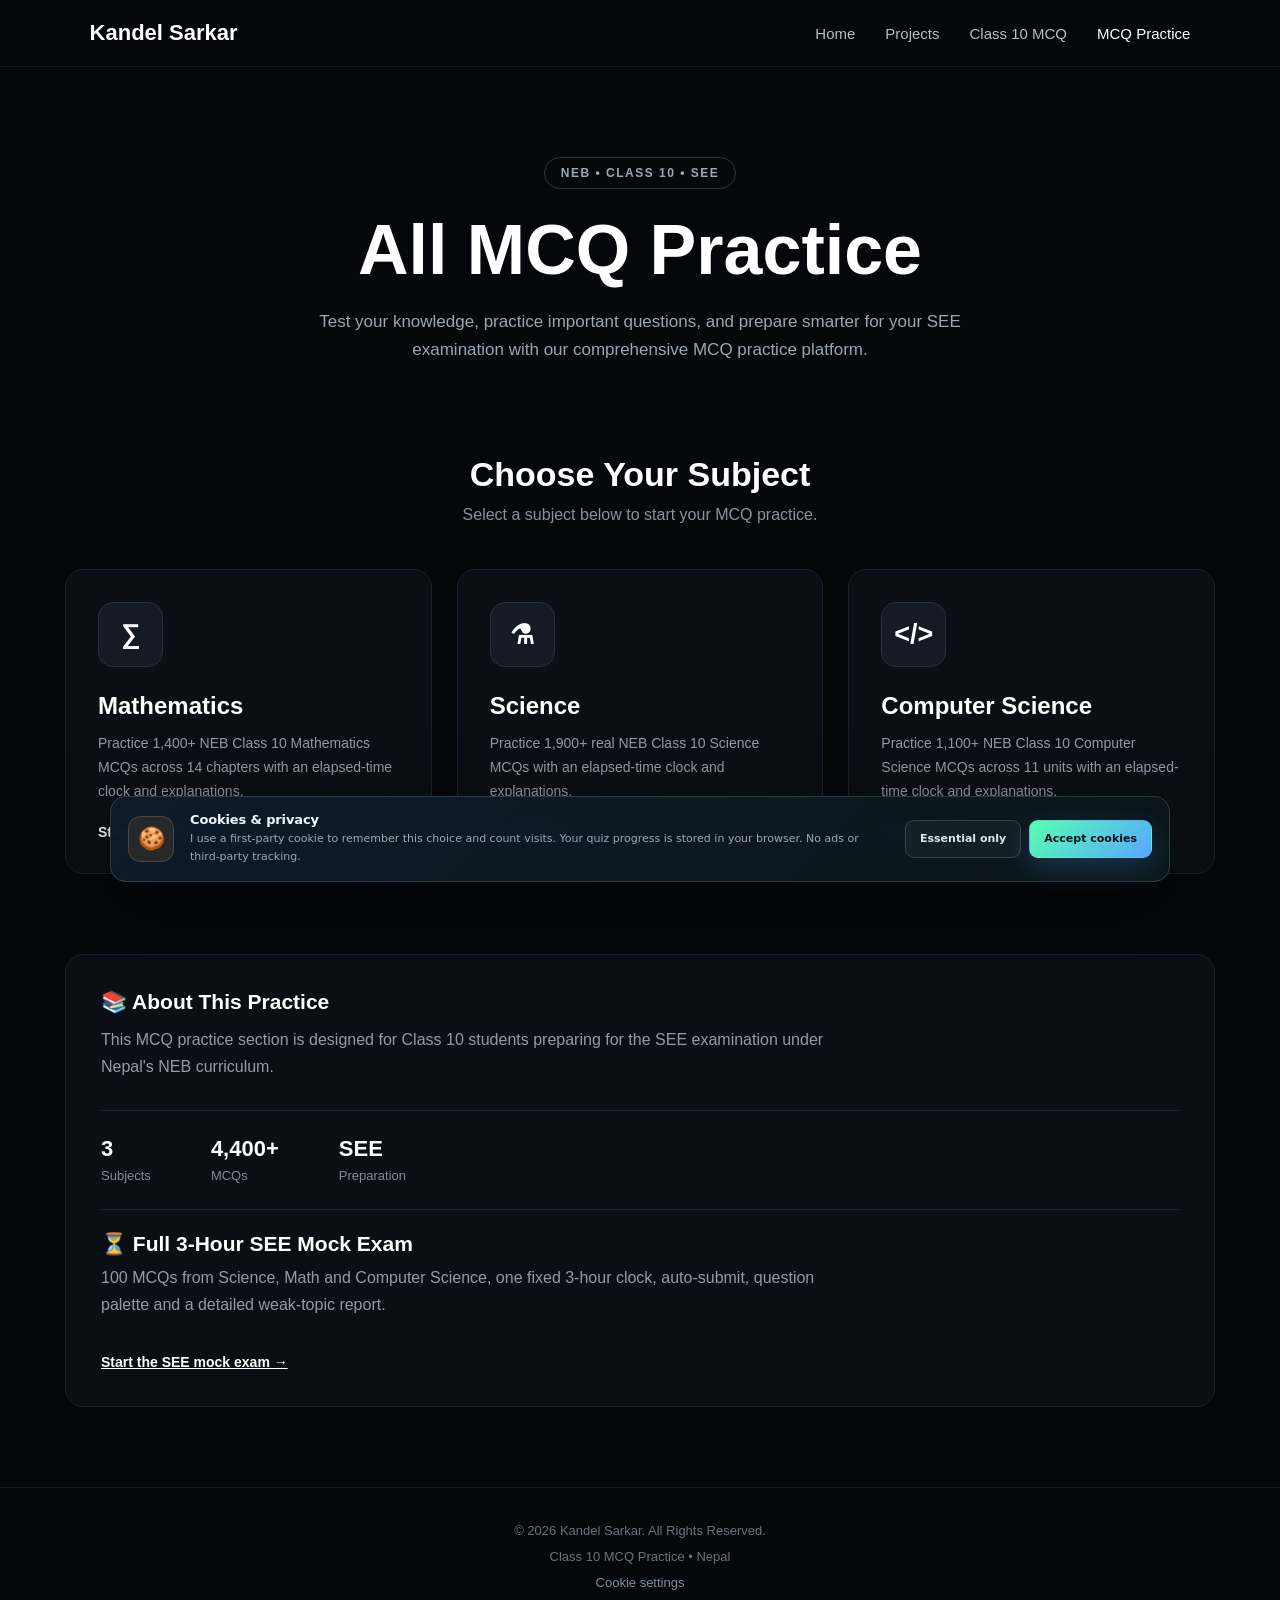
<file: mcq.html>
<!DOCTYPE html>
<html lang="en">
<head>
    
  <link rel="icon" type="image/jpeg" href="kandel-sarkar-profile.jpg">
    <meta charset="UTF-8">
    <meta name="viewport" content="width=device-width, initial-scale=1.0">
    <meta name="description" content="Free all-subject MCQ practice for NEB Class 10 SEE — Science, Mathematics and Computer Science questions with detailed explanations.">
    <meta name="keywords" content="class 10 mcq, neb see mcq, science mcq, math mcq, computer mcq">
    <meta name="robots" content="index, follow, max-image-preview:large">
    <link rel="canonical" href="https://kandelbishal.com.np/mcq.html">

    <meta property="og:type" content="website">
    <meta property="og:site_name" content="Kandel Sarkar">
    <meta property="og:title" content="All MCQ Practice | Science, Math &amp; Computer">
    <meta property="og:description" content="Free all-subject MCQ practice for NEB Class 10 — Science, Mathematics and Computer Science.">
    <meta property="og:url" content="https://kandelbishal.com.np/mcq.html">
    <meta property="og:image" content="https://kandelbishal.com.np/kandel-sarkar-profile.jpg">
    <meta name="twitter:card" content="summary">
    <meta name="twitter:title" content="All MCQ Practice | Science, Math &amp; Computer">
    <meta name="twitter:description" content="Free NEB Class 10 MCQ practice for Science, Mathematics and Computer Science.">
    <meta name="twitter:image" content="https://kandelbishal.com.np/kandel-sarkar-profile.jpg">

    <title>All MCQ Practice | Science, Math &amp; Computer</title>

    <link rel="stylesheet" href="mcq.css">
    <link rel="stylesheet" href="cookie-consent.css?v=1">
    <script src="cookie-consent.js?v=1" defer></script>
</head>

<body>

    <!-- Navigation -->
    <nav class="navbar">

        <a href="index.html" class="logo">
            Kandel Sarkar
        </a>

        <div class="nav-links">
            <a href="index.html">Home</a>
            <a href="projects.html">Projects</a>
            <a href="class-10-mcq.html">Class 10 MCQ</a>
            <a href="mcq.html" class="active">MCQ Practice</a>
        </div>

    </nav>


    <!-- Main Section -->
    <main class="main-container">

        <section class="hero">

            <div class="badge">
                NEB • CLASS 10 • SEE
            </div>

            <h1>
                All MCQ Practice
            </h1>

            <p>
                Test your knowledge, practice important questions,
                and prepare smarter for your SEE examination with our
                comprehensive MCQ practice platform.
            </p>

        </section>


        <!-- Subject Selection -->

        <section class="subject-section">

            <h2>
                Choose Your Subject
            </h2>

            <p class="section-description">
                Select a subject below to start your MCQ practice.
            </p>


            <div class="subjects">


                <!-- Mathematics -->

                <a href="math-mcq.html" class="subject-card">

                    <div class="subject-icon math-icon">
                        ∑
                    </div>

                    <div class="subject-content">

                        <h3>
                            Mathematics
                        </h3>

                        <p>
                            Practice 1,400+ NEB Class 10 Mathematics
                            MCQs across 14 chapters with an elapsed-time clock
                            and explanations.
                        </p>

                        <span class="start">
                            Start Practice →
                        </span>

                    </div>

                </a>


                <!-- Science -->

                <a href="science-mcq.html" class="subject-card">

                    <div class="subject-icon science-icon">
                        ⚗
                    </div>

                    <div class="subject-content">

                        <h3>
                            Science
                        </h3>

                        <p>
                            Practice 1,900+ real NEB Class 10 Science
                            MCQs with an elapsed-time clock and explanations.
                        </p>

                        <span class="start">
                            Start Practice →
                        </span>

                    </div>

                </a>


                <!-- Computer -->

                <a href="computer-mcq.html" class="subject-card">

                    <div class="subject-icon computer-icon">
                        &lt;/&gt;
                    </div>

                    <div class="subject-content">

                        <h3>
                            Computer Science
                        </h3>

                        <p>
                            Practice 1,100+ NEB Class 10 Computer
                            Science MCQs across 11 units with an
                            elapsed-time clock and explanations.
                        </p>

                        <span class="start">
                            Start Practice →
                        </span>

                    </div>

                </a>


            </div>

        </section>


        <!-- Information -->

        <section class="info-box">

            <h3>
                📚 About This Practice
            </h3>

            <p>
                This MCQ practice section is designed for
                Class 10 students preparing for the SEE examination
                under Nepal's NEB curriculum.
            </p>

            <div class="features">

                <div>
                    <strong>3</strong>
                    <span>Subjects</span>
                </div>

                <div>
                    <strong>4,400+</strong>
                    <span>MCQs</span>
                </div>

                <div>
                    <strong>SEE</strong>
                    <span>Preparation</span>
                </div>

            </div>

            <div style="margin-top:26px;padding-top:22px;border-top:1px solid #1c232d;">
                <h3 style="margin-bottom:8px;">⏳ Full 3-Hour SEE Mock Exam</h3>
                <p style="margin-bottom:16px;">
                    100 MCQs from Science, Math and Computer Science, one fixed
                    3-hour clock, auto-submit, question palette and a detailed
                    weak-topic report.
                </p>
                <a href="see-mock-exam.html" class="start">Start the SEE mock exam →</a>
            </div>

        </section>

    </main>


    <!-- Footer -->

    <footer>

        <p>
            © 2026 Kandel Sarkar. All Rights Reserved.
        </p>

        <p>
            Class 10 MCQ Practice • Nepal
        </p>

    </footer>

</body>
</html>
</file>
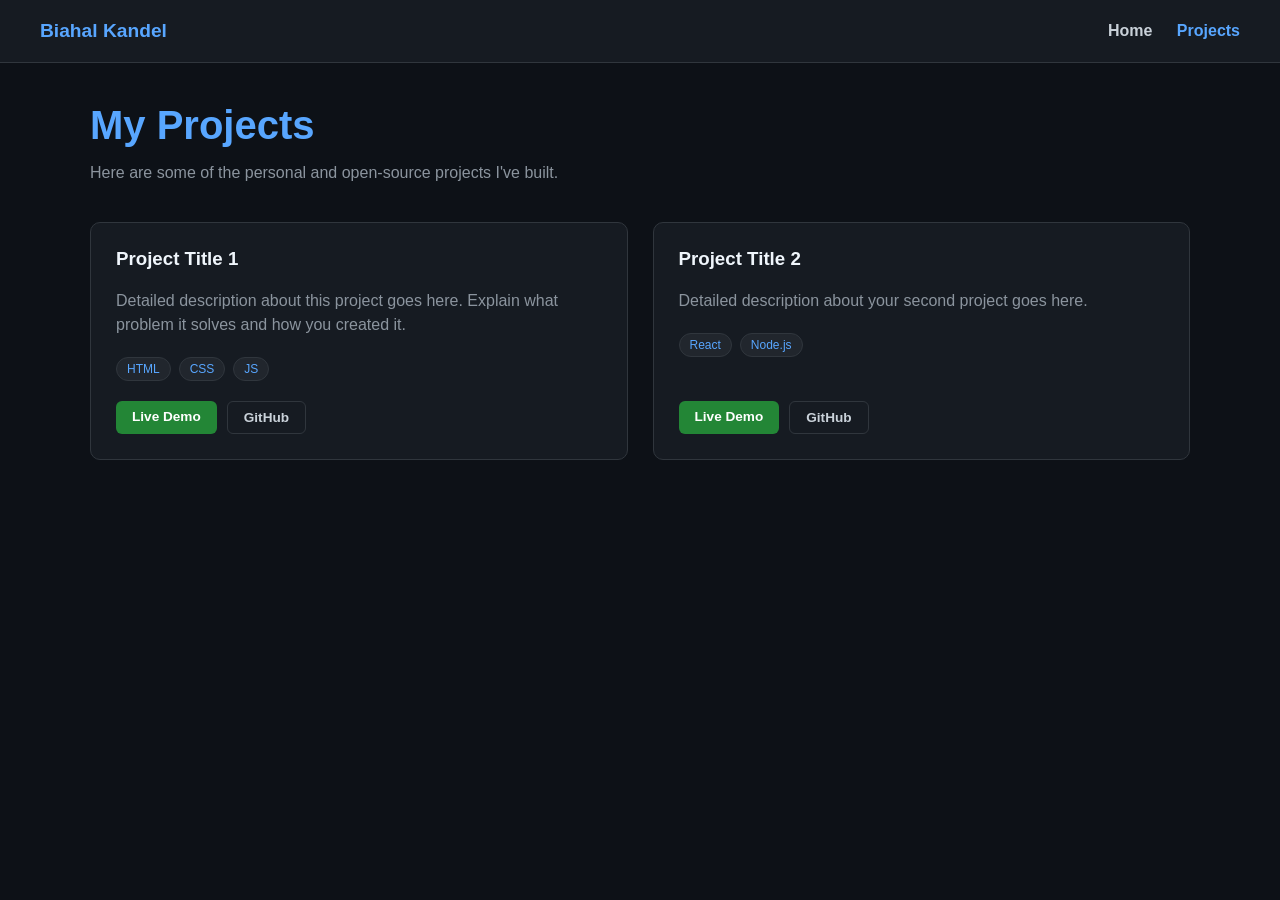
<file: project.html>
<!DOCTYPE html>
<html lang="en">
<head>
  <meta charset="UTF-8">
  <meta name="viewport" content="width=device-width, initial-scale=1.0">
  <title>Projects - Kandel Biahal</title>
  <style>
    body {
      margin: 0;
      padding: 0;
      font-family: Arial, sans-serif;
      background-color: #0d1117;
      color: #ffffff;
    }

    /* Navigation Bar */
    .navbar {
      display: flex;
      justify-content: space-between;
      align-items: center;
      padding: 20px 40px;
      background-color: #161b22;
      border-bottom: 1px solid #30363d;
    }

    .logo {
      font-size: 1.2rem;
      font-weight: bold;
      color: #58a6ff;
      text-decoration: none;
    }

    .nav-links a {
      color: #c9d1d9;
      text-decoration: none;
      margin-left: 20px;
      font-weight: bold;
    }

    .nav-links a:hover {
      color: #58a6ff;
    }

    /* Projects Page Container */
    .projects-container {
      max-width: 1100px;
      margin: 40px auto;
      padding: 0 20px;
    }

    .page-title {
      font-size: 2.5rem;
      color: #58a6ff;
      margin-bottom: 10px;
    }

    .page-description {
      color: #8b949e;
      margin-bottom: 40px;
    }

    .projects-grid {
      display: grid;
      grid-template-columns: repeat(auto-fit, minmax(300px, 1fr));
      gap: 25px;
    }

    .project-card {
      background-color: #161b22;
      border: 1px solid #30363d;
      border-radius: 10px;
      padding: 25px;
      display: flex;
      flex-direction: column;
      justify-content: space-between;
      transition: transform 0.2s ease, border-color 0.2s ease;
    }

    .project-card:hover {
      transform: translateY(-5px);
      border-color: #58a6ff;
    }

    .project-title {
      margin-top: 0;
      color: #f0f6fc;
    }

    .project-description {
      color: #8b949e;
      line-height: 1.5;
      margin-bottom: 20px;
    }

    .project-tags {
      display: flex;
      gap: 8px;
      flex-wrap: wrap;
      margin-bottom: 20px;
    }

    .project-tags span {
      background-color: #21262d;
      color: #58a6ff;
      font-size: 0.75rem;
      padding: 4px 10px;
      border-radius: 15px;
      border: 1px solid #30363d;
    }

    .project-links {
      display: flex;
      gap: 10px;
    }

    .btn {
      padding: 8px 16px;
      font-size: 0.85rem;
      color: #ffffff;
      background-color: #238636;
      text-decoration: none;
      border-radius: 6px;
      font-weight: bold;
    }

    .btn-outline {
      background-color: transparent;
      border: 1px solid #30363d;
      color: #c9d1d9;
    }
  </style>
</head>
<body>

  <!-- Navigation Bar -->
  <nav class="navbar">
    <a href="index.html" class="logo">Biahal Kandel</a>
    <div class="nav-links">
      <a href="index.html">Home</a>
      <a href="projects.html" style="color: #58a6ff;">Projects</a>
    </div>
  </nav>

  <!-- Main Content -->
  <div class="projects-container">
    <h1 class="page-title">My Projects</h1>
    <p class="page-description">Here are some of the personal and open-source projects I've built.</p>

    <div class="projects-grid">
      
      <!-- Project 1 -->
      <div class="project-card">
        <div>
          <h3 class="project-title">Project Title 1</h3>
          <p class="project-description">Detailed description about this project goes here. Explain what problem it solves and how you created it.</p>
          <div class="project-tags">
            <span>HTML</span>
            <span>CSS</span>
            <span>JS</span>
          </div>
        </div>
        <div class="project-links">
          <a href="#" target="_blank" class="btn">Live Demo</a>
          <a href="#" target="_blank" class="btn btn-outline">GitHub</a>
        </div>
      </div>

      <!-- Project 2 -->
      <div class="project-card">
        <div>
          <h3 class="project-title">Project Title 2</h3>
          <p class="project-description">Detailed description about your second project goes here.</p>
          <div class="project-tags">
            <span>React</span>
            <span>Node.js</span>
          </div>
        </div>
        <div class="project-links">
          <a href="#" target="_blank" class="btn">Live Demo</a>
          <a href="#" target="_blank" class="btn btn-outline">GitHub</a>
        </div>
      </div>

    </div>
  </div>

</body>
  </html>
</file>
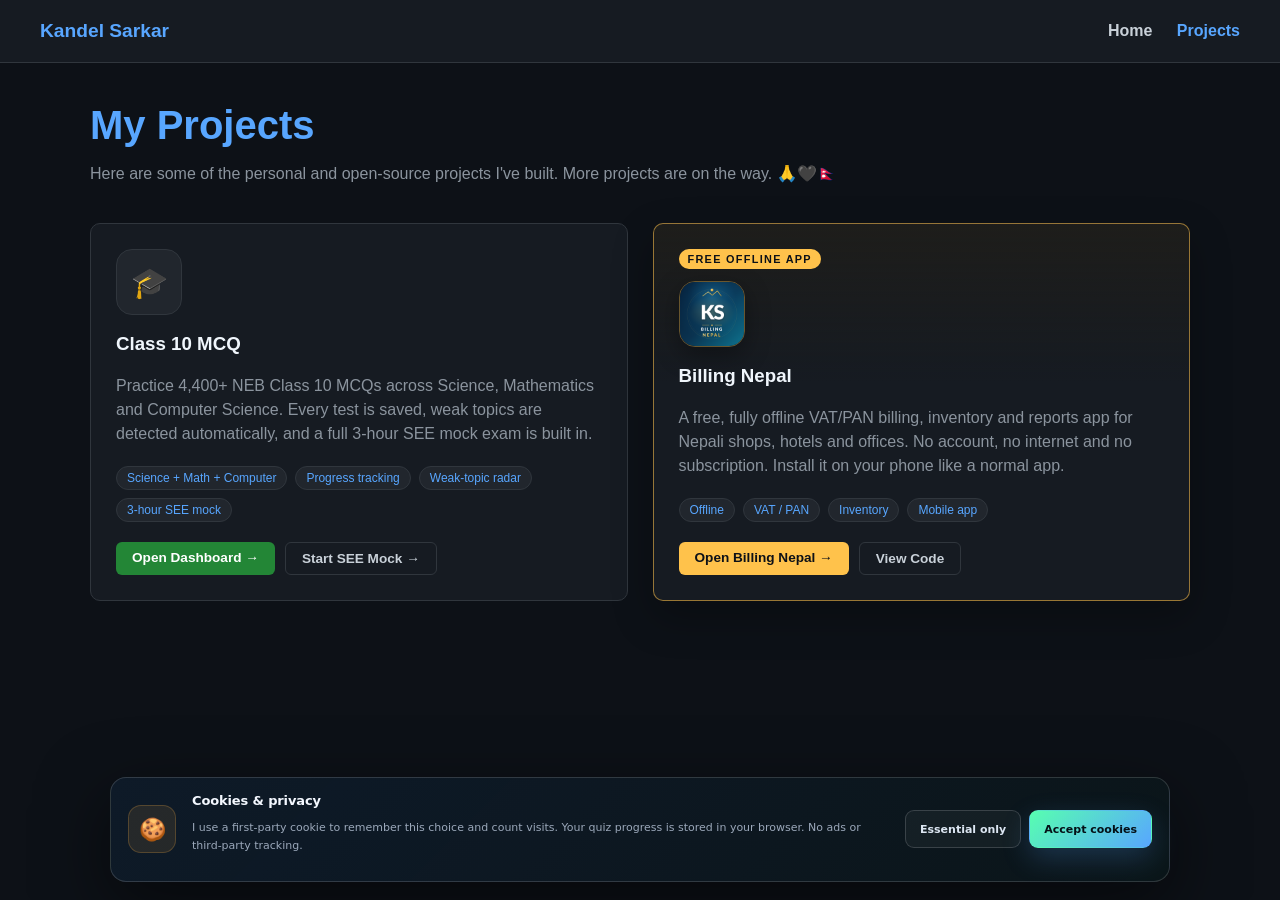
<file: projects.html>
<!DOCTYPE html>
<html lang="en">
<head>
  <link rel="icon" type="image/jpeg" href="kandel-sarkar-profile.jpg">
  <meta charset="UTF-8">
  <meta name="viewport" content="width=device-width, initial-scale=1.0">
  <title>Projects | Class 10 MCQ &amp; Billing Nepal | Kandel Sarkar</title>
  <meta name="description" content="Explore Kandel Sarkar projects: free Class 10 MCQ practice for NEB SEE across Science, Math and Computer, plus the offline Billing Nepal app for Nepali businesses.">
  <meta name="keywords" content="class 10 mcq neb, neb see practice, class 10 computer mcq, billing nepal, offline billing app, kandel sarkar projects">
  <meta name="robots" content="index, follow, max-image-preview:large">
  <link rel="canonical" href="https://kandelbishal.com.np/projects.html">
  <meta property="og:type" content="website">
  <meta property="og:site_name" content="Kandel Sarkar">
  <meta property="og:title" content="Projects | Class 10 MCQ &amp; Billing Nepal">
  <meta property="og:description" content="Free Class 10 MCQ practice for NEB SEE across Science, Math and Computer, plus the offline Billing Nepal app.">
  <meta property="og:url" content="https://kandelbishal.com.np/projects.html">
  <meta property="og:image" content="https://kandelbishal.com.np/kandel-sarkar-profile.jpg">
  <meta name="twitter:card" content="summary">
  <meta name="twitter:title" content="Projects | Class 10 MCQ &amp; Billing Nepal">
  <meta name="twitter:description" content="Free NEB Class 10 MCQ practice for Science, Math and Computer, plus the offline Billing Nepal app.">
  <meta name="twitter:image" content="https://kandelbishal.com.np/kandel-sarkar-profile.jpg">
  <style>
    body {
      margin: 0;
      padding: 0;
      font-family: Arial, sans-serif;
      background-color: #0d1117;
      color: #ffffff;
    }

    /* Navigation Bar */
    .navbar {
      display: flex;
      justify-content: space-between;
      align-items: center;
      padding: 20px 40px;
      background-color: #161b22;
      border-bottom: 1px solid #30363d;
    }

    .logo {
      font-size: 1.2rem;
      font-weight: bold;
      color: #58a6ff;
      text-decoration: none;
    }

    .nav-links a {
      color: #c9d1d9;
      text-decoration: none;
      margin-left: 20px;
      font-weight: bold;
    }

    .nav-links a:hover {
      color: #58a6ff;
    }

    /* Projects Page Container */
    .projects-container {
      max-width: 1100px;
      margin: 40px auto;
      padding: 0 20px;
    }

    .page-title {
      font-size: 2.5rem;
      color: #58a6ff;
      margin-bottom: 10px;
    }

    .page-description {
      color: #8b949e;
      margin-bottom: 40px;
    }

    .projects-grid {
      display: grid;
      grid-template-columns: repeat(auto-fit, minmax(300px, 1fr));
      gap: 25px;
    }

    .project-card {
      background-color: #161b22;
      border: 1px solid #30363d;
      border-radius: 10px;
      padding: 25px;
      display: flex;
      flex-direction: column;
      justify-content: space-between;
      transition: transform 0.2s ease, border-color 0.2s ease;
    }

    .project-card:hover {
      transform: translateY(-5px);
      border-color: #58a6ff;
    }

    .project-card.featured {
      border-color: rgba(255, 194, 75, 0.55);
      background: linear-gradient(180deg, rgba(255, 194, 75, 0.07), #161b22 42%);
      box-shadow: 0 16px 40px rgba(0, 0, 0, 0.28);
    }

    .project-card.featured:hover {
      border-color: #ffc24b;
    }

    .project-badge {
      display: inline-block;
      margin-bottom: 12px;
      padding: 4px 9px;
      border-radius: 999px;
      background: #ffc24b;
      color: #0d1117;
      font-size: 0.68rem;
      font-weight: 800;
      letter-spacing: 0.12em;
      text-transform: uppercase;
    }

    .project-icon {
      width: 64px;
      height: 64px;
      margin-bottom: 18px;
      display: grid;
      place-items: center;
      border: 1px solid #30363d;
      border-radius: 16px;
      background: #21262d;
      font-size: 30px;
    }

    .project-icon-img {
      width: 64px;
      height: 64px;
      margin-bottom: 18px;
      display: block;
      border: 1px solid rgba(255, 194, 75, 0.35);
      border-radius: 16px;
      box-shadow: 0 8px 24px rgba(0, 0, 0, 0.35);
    }

    .project-title {
      margin-top: 0;
      color: #f0f6fc;
    }

    .project-description {
      color: #8b949e;
      line-height: 1.5;
      margin-bottom: 20px;
    }

    .project-tags {
      display: flex;
      gap: 8px;
      flex-wrap: wrap;
      margin-bottom: 20px;
    }

    .project-tags span {
      background-color: #21262d;
      color: #58a6ff;
      font-size: 0.75rem;
      padding: 4px 10px;
      border-radius: 15px;
      border: 1px solid #30363d;
    }

    .project-links {
      display: flex;
      flex-wrap: wrap;
      gap: 10px;
    }

    .btn {
      padding: 8px 16px;
      font-size: 0.85rem;
      color: #ffffff;
      background-color: #238636;
      text-decoration: none;
      border-radius: 6px;
      font-weight: bold;
    }

    .btn-gold {
      background-color: #ffc24b;
      color: #0d1117;
    }

    .btn-gold:hover {
      background-color: #ffd36b;
    }

    .btn-outline {
      background-color: transparent;
      border: 1px solid #30363d;
      color: #c9d1d9;
    }

    /* reveal on scroll (same as the Billing Nepal draft site) */
    [data-reveal] { opacity: 0; transform: translateY(18px); transition: opacity 0.7s ease, transform 0.7s ease; }
    [data-reveal].in { opacity: 1; transform: none; }
    .project-card[data-reveal].in {
      transition: opacity 0.7s ease, transform 0.2s ease, border-color 0.2s ease, background 0.2s ease;
    }
    @media (prefers-reduced-motion: reduce) {
      [data-reveal] { opacity: 1; transform: none; transition: none; }
    }
  </style>
    <link rel="stylesheet" href="cookie-consent.css?v=1">
    <script src="cookie-consent.js?v=1" defer></script>
</head>
<body>

  <!-- Navigation Bar -->
  <nav class="navbar">
    <a href="index.html" class="logo">Kandel Sarkar</a>
    <div class="nav-links">
      <a href="index.html">Home</a>
      <a href="projects.html" style="color: #58a6ff;">Projects</a>
    </div>
  </nav>

  <!-- Main Content -->
  <div class="projects-container">
    <h1 class="page-title">My Projects</h1>
    <p class="page-description">Here are some of the personal and open-source projects I've built. More projects are on the way. 🙏🖤🇳🇵</p>

    <div class="projects-grid">
      
      <!-- Project 1 -->
<div class="project-card mcq-project" data-reveal>
    <div class="project-icon">🎓</div>

    <div>
        <h3 class="project-title">Class 10 MCQ</h3>

        <p class="project-description">
            Practice 4,400+ NEB Class 10 MCQs across Science, Mathematics
            and Computer Science. Every test is saved, weak topics are
            detected automatically, and a full 3-hour SEE mock exam is built in.
        </p>

        <div class="project-tags">
            <span>Science + Math + Computer</span>
            <span>Progress tracking</span>
            <span>Weak-topic radar</span>
            <span>3-hour SEE mock</span>
        </div>

        <div class="project-links">
            <a href="class-10-mcq.html" class="btn">
                Open Dashboard →
            </a>
            <a href="see-mock-exam.html" class="btn btn-outline">
                Start SEE Mock →
            </a>
        </div>
    </div>
</div>
      <!-- Project 2: Billing Nepal -->
      <div class="project-card featured" data-reveal>
        <div>
          <span class="project-badge">Free offline app</span>
          <img src="billing-nepal-icon.png" alt="Billing Nepal app icon" class="project-icon-img" width="64" height="64">
          <h3 class="project-title">Billing Nepal</h3>
          <p class="project-description">
            A free, fully offline VAT/PAN billing, inventory and reports app for Nepali shops,
            hotels and offices. No account, no internet and no subscription. Install it on your
            phone like a normal app.
          </p>
          <div class="project-tags">
            <span>Offline</span>
            <span>VAT / PAN</span>
            <span>Inventory</span>
            <span>Mobile app</span>
          </div>
        </div>
        <div class="project-links">
          <a href="https://kandelsarkar-lab.github.io/offline-billing-nepal/" target="_blank" rel="noopener noreferrer" class="btn btn-gold">Open Billing Nepal →</a>
          <a href="https://github.com/kandelsarkar-lab/offline-billing-nepal" target="_blank" rel="noopener noreferrer" class="btn btn-outline">View Code</a>
        </div>
      </div>

    </div>
  </div>

  <script>
    /* reveal on scroll — same as the Billing Nepal draft site */
    (function () {
      var cards = Array.prototype.slice.call(document.querySelectorAll("[data-reveal]"));
      if ("IntersectionObserver" in window) {
        var io = new IntersectionObserver(function (entries) {
          entries.forEach(function (e) {
            if (e.isIntersecting) { e.target.classList.add("in"); io.unobserve(e.target); }
          });
        }, { threshold: 0.12 });
        cards.forEach(function (el) { io.observe(el); });
      } else {
        cards.forEach(function (el) { el.classList.add("in"); });
      }
    })();
  </script>
</body>
  </html>
</file>
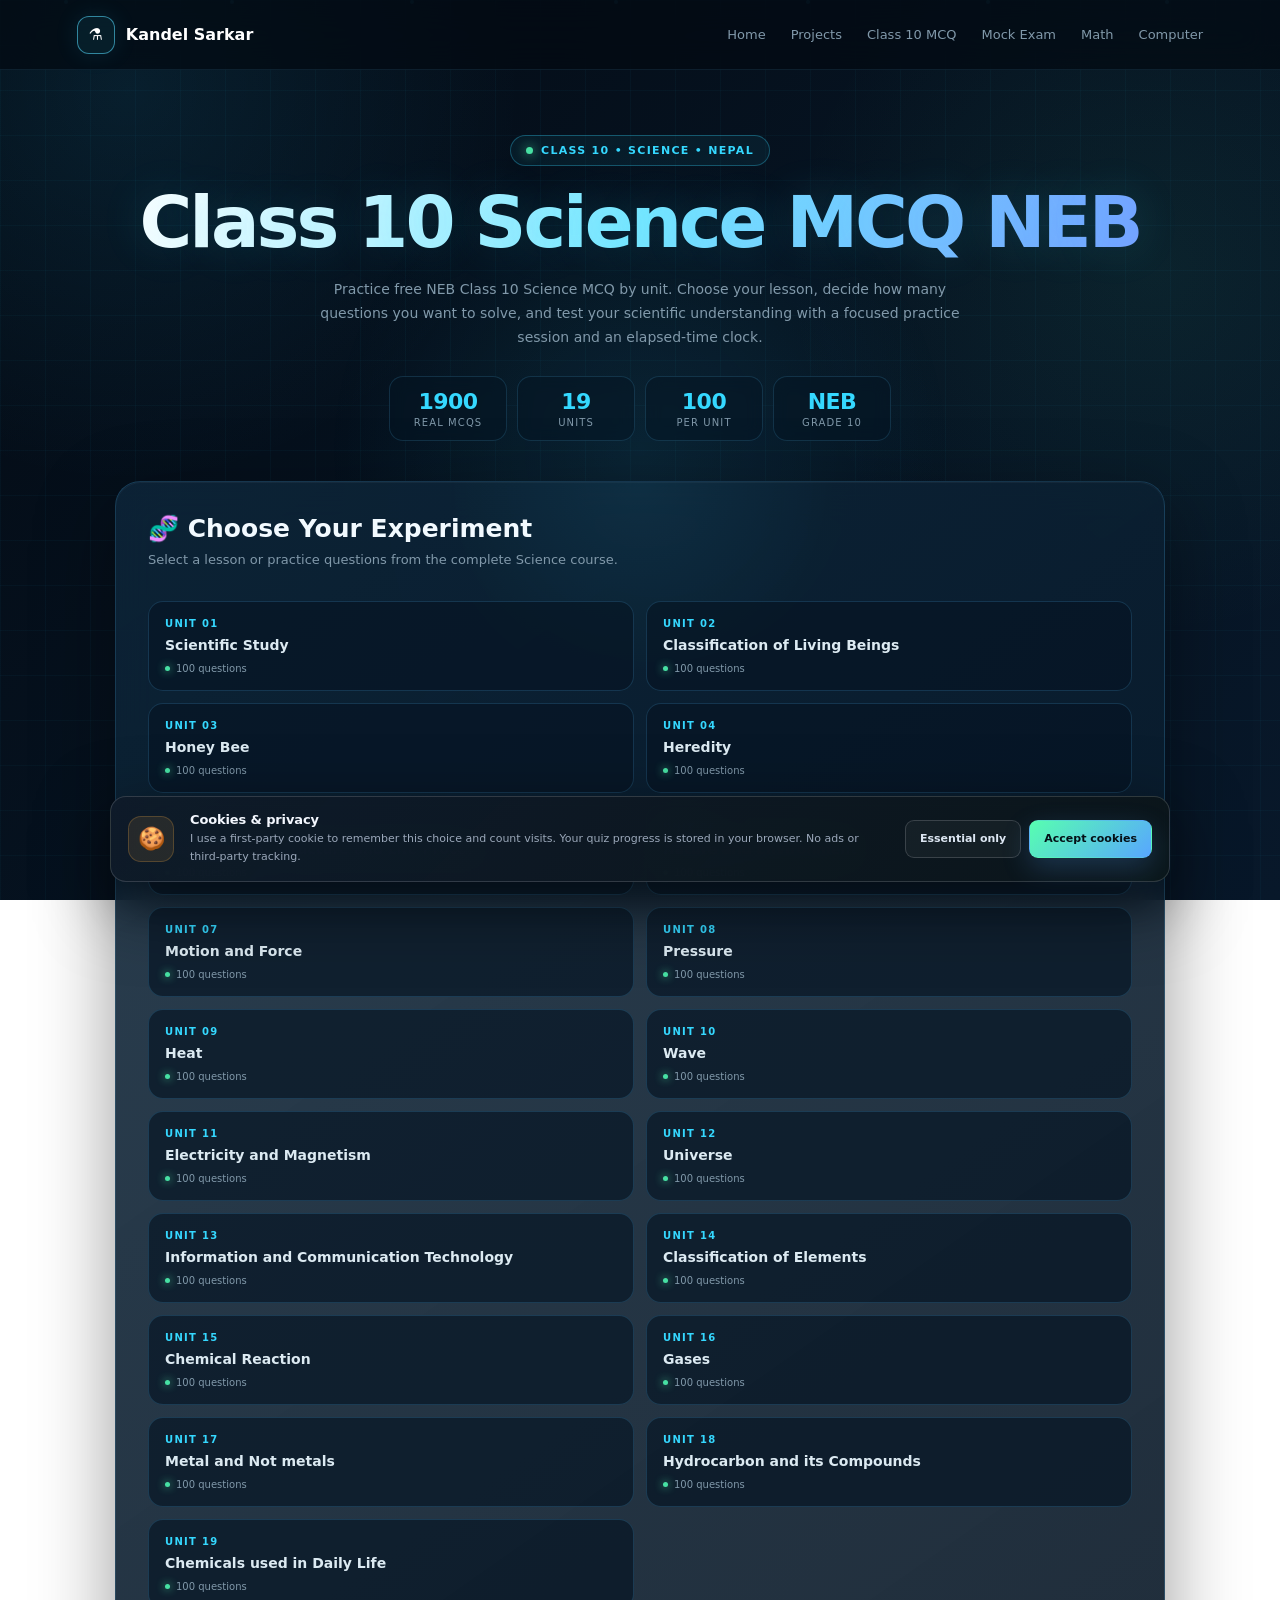
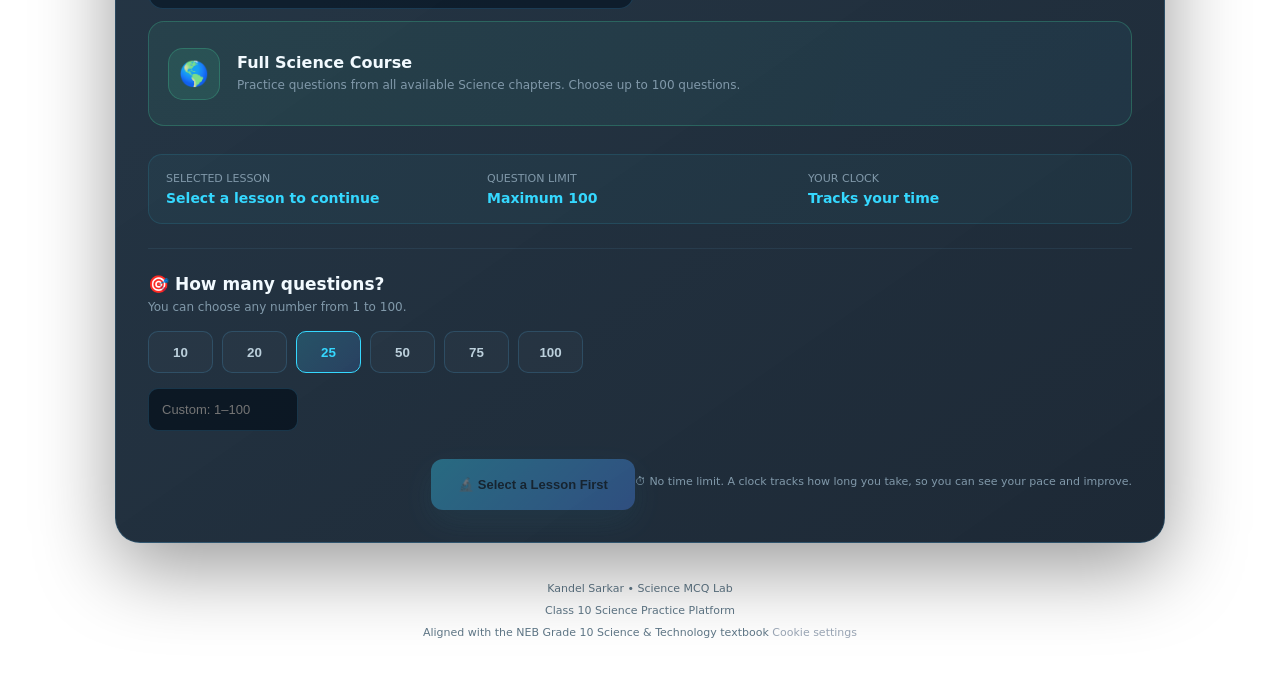
<file: science-mcq.html>
<!DOCTYPE html>
<html lang="en">

<head>

<meta charset="UTF-8">

<link rel="icon" type="image/jpeg" href="kandel-sarkar-profile.jpg">

<meta name="viewport"
      content="width=device-width, initial-scale=1.0">

<meta name="description"
      content="Practice 1,900+ free NEB Class 10 Science MCQs across 19 units. Chapter-wise questions with instant scoring, explanations and an elapsed-time clock.">
<meta name="keywords"
      content="mcq class 10 neb, class 10 science mcq, neb class 10 science mcq, see science mcq, science mcq practice">
<meta name="robots" content="index, follow, max-image-preview:large">
<link rel="canonical" href="https://kandelbishal.com.np/science-mcq.html">
<link rel="stylesheet" href="mcq-progress.css?v=1">

<meta property="og:type" content="website">
<meta property="og:site_name" content="Kandel Sarkar">
<meta property="og:title" content="Class 10 Science MCQ NEB | 1,900+ Questions">
<meta property="og:description" content="Practice 1,900+ free NEB Class 10 Science MCQs across 19 units with instant scoring and explanations.">
<meta property="og:url" content="https://kandelbishal.com.np/science-mcq.html">
<meta property="og:image" content="https://kandelbishal.com.np/kandel-sarkar-profile.jpg">
<meta name="twitter:card" content="summary">
<meta name="twitter:title" content="Class 10 Science MCQ NEB | 1,900+ Questions">
<meta name="twitter:description" content="Free NEB Class 10 Science MCQ practice with chapter-wise questions, scoring and explanations.">
<meta name="twitter:image" content="https://kandelbishal.com.np/kandel-sarkar-profile.jpg">

<title>
    Class 10 Science MCQ NEB | 1,900+ Questions
</title>

<script type="application/ld+json">
{
  "@context": "https://schema.org",
  "@type": "LearningResource",
  "name": "Class 10 Science MCQ NEB Practice",
  "description": "Free NEB Class 10 Science MCQ practice with 1,900+ questions across 19 units, instant scoring and explanations.",
  "url": "https://kandelbishal.com.np/science-mcq.html",
  "learningResourceType": "Quiz",
  "educationalLevel": "Grade 10",
  "about": "NEB Class 10 Science",
  "inLanguage": "en",
  "isAccessibleForFree": true,
  "dateModified": "2026-11-04",
  "provider": {
    "@type": "Organization",
    "name": "Kandel Sarkar",
    "url": "https://kandelbishal.com.np/"
  }
}
</script>


<style>

/* =========================================================
   GLOBAL
========================================================= */

*{
    margin:0;
    padding:0;
    box-sizing:border-box;
}

:root{

    --background:#06111f;

    --background2:#091b2d;

    --card:rgba(13,35,55,.78);

    --card2:rgba(10,28,46,.92);

    --border:rgba(86,196,255,.18);

    --border-hover:rgba(86,220,255,.55);

    --cyan:#35d8ff;

    --blue:#4d8dff;

    --green:#47e0a3;

    --yellow:#ffd166;

    --red:#ff6879;

    --white:#f2faff;

    --text:#d6e5ef;

    --muted:#8199aa;

    --shadow:
        0 25px 80px rgba(0,0,0,.4);

    --mouse-x:50vw;

    --mouse-y:50vh;
}


html{
    scroll-behavior:smooth;
}


body{

    min-height:100vh;

    font-family:
        Inter,
        system-ui,
        -apple-system,
        BlinkMacSystemFont,
        "Segoe UI",
        sans-serif;

    color:var(--white);

    background:

        radial-gradient(
            circle at 10% 10%,
            rgba(44,198,255,.10),
            transparent 28%
        ),

        radial-gradient(
            circle at 90% 30%,
            rgba(68,224,163,.07),
            transparent 28%
        ),

        linear-gradient(
            135deg,
            #030a13,
            #061321,
            #08182a
        );

    overflow-x:hidden;

    position:relative;
}


/* =========================================================
   MOUSE TRACKING LIGHT
========================================================= */

body::before{

    content:"";

    position:fixed;

    width:650px;

    height:650px;

    left:var(--mouse-x);

    top:var(--mouse-y);

    transform:
        translate(-50%,-50%);

    background:
        radial-gradient(
            circle,
            rgba(53,216,255,.09),
            transparent 68%
        );

    pointer-events:none;

    z-index:-2;

}


/* =========================================================
   SCIENCE GRID
========================================================= */

body::after{

    content:"";

    position:fixed;

    inset:0;

    background-image:

        linear-gradient(
            rgba(53,216,255,.035) 1px,
            transparent 1px
        ),

        linear-gradient(
            90deg,
            rgba(53,216,255,.035) 1px,
            transparent 1px
        );

    background-size:45px 45px;

    pointer-events:none;

    z-index:-3;

}


/* =========================================================
   FLOATING PARTICLES
========================================================= */

.particles{

    position:fixed;

    inset:0;

    overflow:hidden;

    pointer-events:none;

    z-index:-1;
}


.particle{

    position:absolute;

    width:4px;

    height:4px;

    border-radius:50%;

    background:var(--cyan);

    box-shadow:
        0 0 15px var(--cyan);

    opacity:.25;

    animation:
        floating 20s linear infinite;
}


.particle:nth-child(1){
    left:5%;
    animation-duration:18s;
}

.particle:nth-child(2){
    left:18%;
    animation-duration:24s;
}

.particle:nth-child(3){
    left:32%;
    animation-duration:20s;
}

.particle:nth-child(4){
    left:48%;
    animation-duration:26s;
}

.particle:nth-child(5){
    left:63%;
    animation-duration:22s;
}

.particle:nth-child(6){
    left:77%;
    animation-duration:19s;
}

.particle:nth-child(7){
    left:91%;
    animation-duration:25s;
}


@keyframes floating{

    from{
        transform:
            translateY(110vh)
            scale(.5);
    }

    to{
        transform:
            translateY(-20vh)
            scale(1.3);
    }

}


/* =========================================================
   NAVBAR
========================================================= */

.navbar{

    position:sticky;

    top:0;

    z-index:100;

    height:70px;

    padding:
        0 6%;

    display:flex;

    align-items:center;

    justify-content:space-between;

    background:
        rgba(3,11,19,.72);

    backdrop-filter:
        blur(18px);

    border-bottom:
        1px solid
        rgba(100,200,255,.10);
}


.logo{

    text-decoration:none;

    color:white;

    display:flex;

    align-items:center;

    gap:11px;

    font-weight:800;

    font-size:16px;
}


.logo-icon{

    width:38px;

    height:38px;

    display:grid;

    place-items:center;

    border-radius:12px;

    border:
        1px solid
        var(--border-hover);

    background:
        rgba(53,216,255,.08);

    box-shadow:
        0 0 25px
        rgba(53,216,255,.10);
}


.nav-links{

    display:flex;

    gap:25px;
}


.nav-links a{

    text-decoration:none;

    color:var(--muted);

    font-size:13px;

    transition:.25s;
}


.nav-links a:hover{

    color:var(--cyan);

}


/* =========================================================
   MAIN CONTAINER
========================================================= */

.container{

    width:min(94%,1050px);

    margin:auto;
}


/* =========================================================
   HERO
========================================================= */

.hero{

    text-align:center;

    padding:
        65px 15px 40px;
}


.badge{

    display:inline-flex;

    align-items:center;

    gap:8px;

    padding:
        8px 15px;

    border-radius:100px;

    border:
        1px solid
        rgba(53,216,255,.3);

    background:
        rgba(53,216,255,.06);

    color:var(--cyan);

    font-size:11px;

    font-weight:800;

    letter-spacing:1.3px;

    text-transform:uppercase;

    margin-bottom:20px;
}


.badge-dot{

    width:7px;

    height:7px;

    border-radius:50%;

    background:var(--green);

    box-shadow:
        0 0 12px var(--green);
}


.hero h1{

    font-size:
        clamp(42px,7vw,72px);

    letter-spacing:-3px;

    line-height:1;

    margin-bottom:20px;

    background:
        linear-gradient(
            110deg,
            white,
            #77e7ff,
            #769eff
        );

    -webkit-background-clip:text;

    background-clip:text;

    color:transparent;
}


.hero p{

    max-width:650px;

    margin:auto;

    color:var(--muted);

    line-height:1.7;

    font-size:14px;
}


/* =========================================================
   MAIN PANEL
========================================================= */

.panel{

    position:relative;

    overflow:hidden;

    background:
        linear-gradient(
            145deg,
            rgba(13,37,57,.88),
            rgba(7,20,34,.91)
        );

    border:
        1px solid
        var(--border);

    border-radius:25px;

    padding:32px;

    box-shadow:var(--shadow);

    backdrop-filter:blur(20px);

}


.panel::before{

    content:"";

    position:absolute;

    width:400px;

    height:400px;

    left:
        var(--panel-x,50%);

    top:
        var(--panel-y,0%);

    transform:
        translate(-50%,-50%);

    background:
        radial-gradient(
            circle,
            rgba(53,216,255,.07),
            transparent 68%
        );

    pointer-events:none;
}


/* =========================================================
   PANEL HEADER
========================================================= */

.panel-header{

    position:relative;

    margin-bottom:30px;
}


.panel-header h2{

    font-size:25px;

    margin-bottom:7px;
}


.panel-header p{

    color:var(--muted);

    font-size:13px;

    line-height:1.6;
}


/* =========================================================
   LESSON GRID
========================================================= */

.lesson-grid{

    position:relative;

    display:grid;

    grid-template-columns:
        repeat(2,1fr);

    gap:12px;
}


/* =========================================================
   LESSON CARD
========================================================= */

.lesson-card{

    position:relative;

    min-height:90px;

    padding:16px;

    border:
        1px solid
        var(--border);

    border-radius:15px;

    background:
        rgba(6,22,37,.67);

    cursor:pointer;

    transition:

        transform .22s ease,

        border-color .22s ease,

        background .22s ease,

        box-shadow .22s ease;
}


.lesson-card:hover{

    transform:
        translateY(-3px);

    border-color:
        var(--border-hover);

    background:
        rgba(14,42,65,.82);

    box-shadow:
        0 12px 35px
        rgba(0,0,0,.2);
}


.lesson-card.selected{

    border-color:
        var(--cyan);

    background:
        linear-gradient(
            120deg,
            rgba(30,116,157,.28),
            rgba(48,78,150,.24)
        );

    box-shadow:
        0 0 0 1px
        rgba(53,216,255,.08),
        0 15px 40px
        rgba(0,0,0,.2);
}


.lesson-number{

    color:var(--cyan);

    font-size:10px;

    font-weight:900;

    letter-spacing:1.3px;

    margin-bottom:7px;
}


.lesson-name{

    color:#dceaf2;

    font-size:14px;

    font-weight:700;

    line-height:1.4;
}


.lesson-meta{

    color:var(--muted);

    font-size:10px;

    margin-top:7px;
}


/* =========================================================
   ALL CHAPTERS
========================================================= */

.all-chapters{

    grid-column:
        1 / -1;

    min-height:105px;

    display:flex;

    align-items:center;

    gap:17px;

    padding:19px;

    border:
        1px solid
        rgba(69,224,163,.25);

    border-radius:16px;

    background:
        linear-gradient(
            100deg,
            rgba(69,224,163,.07),
            rgba(53,216,255,.05)
        );

    cursor:pointer;

    transition:.25s;
}


.all-chapters:hover{

    border-color:
        rgba(69,224,163,.55);

    transform:
        translateY(-3px);

}


.all-icon{

    width:52px;

    height:52px;

    flex-shrink:0;

    display:grid;

    place-items:center;

    border-radius:15px;

    background:
        rgba(69,224,163,.10);

    border:
        1px solid
        rgba(69,224,163,.25);

    font-size:24px;
}


.all-chapters h3{

    font-size:16px;

    margin-bottom:4px;
}


.all-chapters p{

    color:var(--muted);

    font-size:12px;

    line-height:1.5;
}


/* =========================================================
   SELECTED LESSON
========================================================= */

.selection-info{

    margin-top:28px;

    padding:17px;

    border-radius:14px;

    border:
        1px solid
        rgba(53,216,255,.12);

    background:
        rgba(53,216,255,.035);

    display:flex;

    align-items:center;

    justify-content:space-between;

    gap:15px;
}


.selection-label{

    color:var(--muted);

    font-size:11px;

    margin-bottom:5px;
}


.selection-value{

    color:var(--cyan);

    font-weight:800;

    font-size:14px;
}


/* =========================================================
   QUESTION COUNT
========================================================= */

.question-settings{

    margin-top:24px;

    padding-top:25px;

    border-top:
        1px solid
        rgba(110,190,230,.09);
}


.question-settings h3{

    font-size:17px;

    margin-bottom:6px;
}


.question-settings p{

    color:var(--muted);

    font-size:12px;

    margin-bottom:17px;
}


.number-buttons{

    display:flex;

    flex-wrap:wrap;

    gap:9px;
}


.number-btn{

    min-width:65px;

    height:42px;

    border:
        1px solid
        var(--border);

    border-radius:10px;

    background:
        rgba(255,255,255,.025);

    color:#bcd0dc;

    font-weight:800;

    cursor:pointer;

    transition:.2s;
}


.number-btn:hover{

    border-color:
        var(--border-hover);

    color:white;
}


.number-btn.selected{

    background:
        linear-gradient(
            135deg,
            rgba(53,216,255,.20),
            rgba(77,141,255,.18)
        );

    border-color:
        var(--cyan);

    color:var(--cyan);
}


/* =========================================================
   CUSTOM NUMBER
========================================================= */

.custom-count{

    margin-top:15px;

    display:flex;

    gap:10px;
}


.custom-count input{

    width:150px;

    height:43px;

    border:
        1px solid
        var(--border);

    border-radius:10px;

    background:
        rgba(2,12,22,.65);

    color:white;

    padding:
        0 13px;

    outline:none;

    font-size:13px;
}


.custom-count input:focus{

    border-color:
        var(--cyan);

}


/* =========================================================
   START BUTTON
========================================================= */

.start-area{

    margin-top:28px;

    display:flex;

    justify-content:flex-end;
}


.start-btn{

    min-height:51px;

    padding:
        0 27px;

    border:none;

    border-radius:12px;

    background:
        linear-gradient(
            135deg,
            var(--cyan),
            var(--blue)
        );

    color:#03101a;

    font-size:13px;

    font-weight:900;

    cursor:pointer;

    box-shadow:
        0 12px 35px
        rgba(53,216,255,.16);

    transition:.2s;
}


.start-btn:hover{

    transform:
        translateY(-2px);

    filter:
        brightness(1.08);
}


.start-btn:disabled{

    opacity:.35;

    cursor:not-allowed;

    transform:none;
}


/* =========================================================
   QUIZ
========================================================= */

#quiz-section{

    margin-top:25px;
}


.quiz-top{

    display:flex;

    align-items:center;

    justify-content:space-between;

    margin-bottom:15px;
}


.quiz-count{

    font-size:13px;

    font-weight:800;
}


.quiz-answered{

    color:var(--muted);

    font-size:11px;
}


.progress{

    height:7px;

    background:
        rgba(255,255,255,.05);

    border-radius:20px;

    overflow:hidden;

    margin-bottom:35px;
}


.progress-bar{

    width:0%;

    height:100%;

    background:
        linear-gradient(
            90deg,
            var(--cyan),
            var(--blue),
            var(--green)
        );

    transition:
        width .4s ease;
}


.question-tag{

    color:var(--cyan);

    font-size:10px;

    font-weight:900;

    text-transform:uppercase;

    letter-spacing:1.5px;

    margin-bottom:10px;
}


#quiz-question{

    font-size:
        clamp(20px,3vw,29px);

    line-height:1.5;

    margin-bottom:25px;
}


.options{

    display:grid;

    gap:11px;
}


.option{

    width:100%;

    min-height:62px;

    display:flex;

    align-items:center;

    gap:13px;

    text-align:left;

    border:
        1px solid
        rgba(100,190,230,.13);

    border-radius:14px;

    padding:
        12px 15px;

    background:
        rgba(5,20,34,.72);

    color:#d9e8f1;

    cursor:pointer;

    transition:.2s;
}


.option:hover{

    border-color:
        rgba(53,216,255,.4);

    transform:
        translateX(4px);
}


.option.selected{

    border-color:
        rgba(53,216,255,.65);

    background:
        rgba(26,105,145,.25);

}


.option-letter{

    width:34px;

    height:34px;

    flex-shrink:0;

    display:grid;

    place-items:center;

    border-radius:9px;

    background:
        rgba(255,255,255,.035);

    border:
        1px solid
        rgba(120,190,220,.13);

    color:#a9c2d0;

    font-size:12px;

    font-weight:900;
}


.option.selected
.option-letter{

    color:var(--cyan);

    border-color:
        rgba(53,216,255,.5);

    background:
        rgba(53,216,255,.10);
}


.quiz-footer{

    margin-top:27px;

    padding-top:21px;

    border-top:
        1px solid
        rgba(110,190,230,.08);

    display:flex;

    justify-content:space-between;

    align-items:center;

    gap:15px;
}


.status{

    color:var(--muted);

    font-size:11px;

}


.next-btn{

    min-height:46px;

    padding:
        0 22px;

    border:none;

    border-radius:11px;

    background:
        linear-gradient(
            135deg,
            var(--cyan),
            var(--blue)
        );

    color:#03101a;

    font-weight:900;

    cursor:pointer;
}


.next-btn:disabled{

    opacity:.3;

    cursor:not-allowed;
}


/* =========================================================
   RESULT
========================================================= */

.result{

    margin-top:25px;

    padding:40px 25px;

    text-align:center;

    border-radius:24px;

    border:
        1px solid
        rgba(53,216,255,.25);

    background:
        linear-gradient(
            145deg,
            rgba(13,39,58,.95),
            rgba(5,18,31,.97)
        );

    box-shadow:var(--shadow);
}


.result-icon{

    width:90px;

    height:90px;

    margin:
        0 auto 20px;

    display:grid;

    place-items:center;

    border-radius:50%;

    border:
        1px solid
        rgba(53,216,255,.35);

    background:
        rgba(53,216,255,.07);

    font-size:40px;

    box-shadow:
        0 0 45px
        rgba(53,216,255,.12);
}


.result h2{

    font-size:32px;

    margin-bottom:7px;
}


.result-subtitle{

    color:var(--muted);

    font-size:13px;
}


.score{

    font-size:
        clamp(55px,9vw,80px);

    font-weight:900;

    margin-top:25px;

    background:
        linear-gradient(
            120deg,
            white,
            var(--cyan),
            #789fff
        );

    -webkit-background-clip:text;

    background-clip:text;

    color:transparent;
}


.score-percent{

    display:inline-block;

    margin-top:10px;

    padding:
        8px 16px;

    border-radius:100px;

    color:var(--green);

    border:
        1px solid
        rgba(69,224,163,.25);

    background:
        rgba(69,224,163,.06);

    font-size:13px;

    font-weight:800;
}


.result-message{

    max-width:650px;

    margin:
        20px auto;

    color:#a9bdca;

    line-height:1.7;

    font-size:13px;
}


/* =========================================================
   REVIEW
========================================================= */

.review{

    margin-top:35px;

    padding-top:28px;

    border-top:
        1px solid
        rgba(110,190,230,.09);

    text-align:left;
}


.review h3{

    font-size:22px;

    margin-bottom:6px;
}


.review-intro{

    color:var(--muted);

    font-size:12px;

    margin-bottom:20px;
}


.review-item{

    margin-bottom:12px;

    padding:20px;

    border-radius:15px;

    background:
        rgba(3,15,26,.68);

    border:
        1px solid
        rgba(110,190,230,.11);

}


.review-item.correct{

    border-left:
        4px solid
        var(--green);
}


.review-item.wrong{

    border-left:
        4px solid
        var(--red);
}


.review-number{

    color:var(--cyan);

    font-size:10px;

    font-weight:900;

    letter-spacing:1px;

    margin-bottom:9px;
}


.review-question{

    font-size:15px;

    font-weight:750;

    line-height:1.6;

    margin-bottom:13px;
}


.answer{

    padding:
        10px 12px;

    border-radius:9px;

    font-size:12px;

    line-height:1.5;

    margin-top:6px;
}


.student-answer{

    background:
        rgba(255,255,255,.035);

    color:#afc1cc;
}


.correct-answer{

    background:
        rgba(69,224,163,.055);

    border:
        1px solid
        rgba(69,224,163,.16);

    color:#c3e8d6;
}


.reason{

    margin-top:12px;

    padding:14px;

    border-radius:10px;

    background:
        rgba(53,216,255,.045);

    border:
        1px solid
        rgba(53,216,255,.10);

    color:#9db5c4;

    font-size:12px;

    line-height:1.7;
}


.reason strong{

    color:var(--cyan);
}


/* =========================================================
   RESULT BUTTON
========================================================= */

.restart-btn{

    margin-top:15px;

    min-height:46px;

    padding:
        0 22px;

    border:none;

    border-radius:11px;

    background:
        linear-gradient(
            135deg,
            var(--cyan),
            var(--blue)
        );

    color:#03101a;

    font-weight:900;

    cursor:pointer;
}


/* =========================================================
   UTILITIES
========================================================= */

.hidden{

    display:none !important;
}


footer{

    text-align:center;

    padding:
        35px 20px;

    color:#607888;

    font-size:11px;

    line-height:2;
}


/* =========================================================
   MOBILE
========================================================= */

@media(max-width:700px){

    .navbar{

        padding:
            0 4%;

    }

    .nav-links{

        gap:12px;

    }

    .nav-links a{

        font-size:10px;

    }

    .hero{

        padding:
            50px 8px 30px;

    }

    .hero h1{

        letter-spacing:-1.5px;

    }

    .panel{

        padding:20px;

        border-radius:19px;

    }

    .lesson-grid{

        grid-template-columns:1fr;

    }

    .all-chapters{

        grid-column:auto;

    }

    .selection-info{

        align-items:flex-start;

        flex-direction:column;

    }

    .start-area{

        display:block;

    }

    .start-btn{

        width:100%;

    }

    .quiz-footer{

        flex-direction:column;

        align-items:stretch;

    }

    .next-btn{

        width:100%;

    }

}


/* =========================================================
   PROFESSIONAL POLISH
========================================================= */

:root{

    --gold:#f7c66b;

    --danger:#ff6879;

}


body{

    background-attachment:fixed;

}


.hero{

    position:relative;

}


.hero h1{

    text-shadow:
        0 0 45px
        rgba(53,216,255,.16);
}


.hero-stats{

    display:flex;

    flex-wrap:wrap;

    justify-content:center;

    gap:10px;

    margin-top:27px;
}


.hero-stat{

    min-width:118px;

    padding:
        12px 18px;

    border:
        1px solid
        rgba(86,196,255,.16);

    border-radius:14px;

    background:
        rgba(5,20,34,.5);

    backdrop-filter:
        blur(8px);

}


.hero-stat strong{

    display:block;

    color:var(--cyan);

    font-size:22px;

    letter-spacing:-.5px;
}


.hero-stat span{

    display:block;

    margin-top:3px;

    color:var(--muted);

    font-size:10px;

    letter-spacing:1.1px;

    text-transform:uppercase;
}


.panel{

    animation:
        riseIn .45s ease both;
}


@keyframes riseIn{

    from{

        opacity:0;

        transform:
            translateY(10px);

    }

    to{

        opacity:1;

        transform:none;

    }

}


.panel::after{

    content:"";

    position:absolute;

    inset:0;

    border-radius:inherit;

    pointer-events:none;

    box-shadow:
        inset 0 1px 0
        rgba(255,255,255,.04);
}


.lesson-card{

    overflow:hidden;
}


.lesson-card::before{

    content:"";

    position:absolute;

    left:0;

    top:0;

    bottom:0;

    width:3px;

    background:
        linear-gradient(
            180deg,
            var(--cyan),
            transparent
        );

    opacity:0;

    transition:
        opacity .2s ease;
}


.lesson-card:hover::before,
.lesson-card.selected::before{

    opacity:1;
}


.lesson-card::after{

    content:"→";

    position:absolute;

    right:14px;

    top:13px;

    color:var(--cyan);

    font-size:15px;

    opacity:0;

    transform:
        translateX(-4px);

    transition:.2s ease;
}


.lesson-card:hover::after,
.lesson-card.selected::after{

    opacity:1;

    transform:none;
}


.lesson-card.selected{

    transform:
        translateY(-2px);
}


.lesson-meta{

    display:flex;

    align-items:center;

    gap:6px;
}


.lesson-meta::before{

    content:"";

    width:5px;

    height:5px;

    border-radius:50%;

    background:var(--green);

    box-shadow:
        0 0 8px
        var(--green);
}


.selection-info{

    flex-wrap:wrap;
}


.selection-info > div{

    flex:
        1 1 160px;
}


.timer-hint{

    margin-top:14px;

    color:var(--muted);

    font-size:11px;

    line-height:1.6;

    text-align:center;
}


.quiz-top{

    gap:14px;

    flex-wrap:wrap;
}


.quiz-meta-group{

    display:flex;

    flex-direction:column;

    gap:4px;
}


.quiz-meta-right{

    align-items:flex-end;
}


.quiz-unit{

    color:var(--muted);

    font-size:10px;

    letter-spacing:.4px;
}


.quiz-clock{

    display:inline-flex;

    align-items:center;

    justify-content:center;

    gap:6px;

    min-width:96px;

    padding:
        8px 12px;

    border:
        1px solid
        rgba(53,216,255,.3);

    border-radius:10px;

    background:
        rgba(5,20,34,.8);

    color:var(--cyan);

    font-size:14px;

    font-weight:900;

    font-variant-numeric:
        tabular-nums;

    letter-spacing:.5px;
}


.option{

    position:relative;
}


.option:focus-visible,
.number-btn:focus-visible,
.start-btn:focus-visible,
.next-btn:focus-visible,
.restart-btn:focus-visible,
.lesson-card:focus-visible{

    outline:
        2px solid
        var(--cyan);

    outline-offset:2px;
}


.option.selected::after{

    content:"✓";

    position:absolute;

    right:14px;

    color:var(--cyan);

    font-weight:900;
}


.quiz-actions{

    display:flex;

    align-items:center;

    gap:9px;
}


.exit-btn{

    min-height:46px;

    padding:
        0 16px;

    border:
        1px solid
        rgba(255,255,255,.12);

    border-radius:11px;

    background:
        transparent;

    color:var(--muted);

    font-weight:800;

    cursor:pointer;

    transition:.2s ease;
}


.exit-btn:hover{

    color:var(--white);

    border-color:
        rgba(255,255,255,.3);

    background:
        rgba(255,255,255,.04);
}


.result-meta{

    display:flex;

    flex-wrap:wrap;

    justify-content:center;

    gap:10px;

    margin-top:14px;

    color:var(--muted);

    font-size:11px;
}


.review-item.skipped{

    border-color:
        rgba(255,209,102,.3);
}


.review-item.skipped
.review-number{

    color:var(--yellow);
}


@media (max-width:700px){

    .hero-stat{

        flex:
            1 1 40%;

    }

    .quiz-meta-right{

        align-items:flex-start;

    }

    .quiz-clock{

        font-size:13px;

    }

    .quiz-actions{

        width:100%;

    }

    .quiz-actions .next-btn{

        width:auto;

        flex:1;

    }

}


@media (prefers-reduced-motion: reduce){

    *,
    *::before,
    *::after{

        animation-duration:
            .01ms !important;

        transition-duration:
            .01ms !important;

    }

}


@media (max-width:700px){

    .navbar{
        flex-wrap:wrap;
        gap:10px;
    }

    .nav-links{
        width:100%;
        justify-content:center;
        flex-wrap:wrap;
        gap:8px 14px;
    }

}
</style>

    <link rel="stylesheet" href="cookie-consent.css?v=1">
    <script src="cookie-consent.js?v=1" defer></script>
</head>


<body>


<!-- =======================================================
     PARTICLES
======================================================== -->

<div class="particles">

    <span class="particle"></span>
    <span class="particle"></span>
    <span class="particle"></span>
    <span class="particle"></span>
    <span class="particle"></span>
    <span class="particle"></span>
    <span class="particle"></span>

</div>


<!-- =======================================================
     NAVIGATION
======================================================== -->

<nav class="navbar">

    <a
        href="index.html"
        class="logo">

        <span class="logo-icon">
            ⚗
        </span>

        Kandel Sarkar

    </a>


    <div class="nav-links">

        <a href="index.html">
            Home
        </a>

        <a href="projects.html">
            Projects
        </a>

        <a href="class-10-mcq.html">
            Class 10 MCQ
        </a>

        <a href="see-mock-exam.html">
            Mock Exam
        </a>

        <a href="math-mcq.html">
            Math
        </a>

        <a href="computer-mcq.html">
            Computer
        </a>

    </div>

</nav>


<!-- =======================================================
     MAIN
======================================================== -->

<main class="container">


<!-- =======================================================
     HERO
======================================================== -->

<section class="hero">

    <div class="badge">

        <span class="badge-dot"></span>

        CLASS 10 • SCIENCE • NEPAL

    </div>


    <h1>

        Class 10 Science MCQ NEB

    </h1>


    <p>

        Practice free NEB Class 10 Science MCQ by unit.
        Choose your lesson, decide how many questions you
        want to solve, and test your scientific understanding
        with a focused practice session and an elapsed-time clock.

    </p>


    <div class="hero-stats">

        <div class="hero-stat">

            <strong id="hero-total-questions">1900+</strong>

            <span>Real MCQs</span>

        </div>

        <div class="hero-stat">

            <strong>19</strong>

            <span>Units</span>

        </div>

        <div class="hero-stat">

            <strong>100</strong>

            <span>Per unit</span>

        </div>

        <div class="hero-stat">

            <strong>NEB</strong>

            <span>Grade 10</span>

        </div>

    </div>

</section>



<!-- =======================================================
     SELECTION PANEL
======================================================== -->

<section
    id="selection-section"
    class="panel">


    <div class="panel-header">

        <h2>

            🧬 Choose Your Experiment

        </h2>


        <p>

            Select a lesson or practice questions from
            the complete Science course.

        </p>

    </div>



    <!-- LESSONS -->

    <div
        id="lesson-grid"
        class="lesson-grid">

    </div>



    <!-- SELECTED LESSON -->

    <div class="selection-info">

        <div>

            <div class="selection-label">

                SELECTED LESSON

            </div>


            <div
                id="selected-lesson"
                class="selection-value">

                Select a lesson to continue

            </div>

        </div>


        <div>

            <div class="selection-label">

                QUESTION LIMIT

            </div>


            <div class="selection-value">

                Maximum 100

            </div>

        </div>


        <div>

            <div class="selection-label">

                YOUR CLOCK

            </div>


            <div class="selection-value">

                Tracks your time

            </div>

        </div>

    </div>



    <!-- QUESTION COUNT -->

    <div class="question-settings">

        <h3>

            🎯 How many questions?

        </h3>


        <p>

            You can choose any number from 1 to 100.

        </p>


        <div
            id="number-buttons"
            class="number-buttons">

            <button
                class="number-btn"
                data-number="10">

                10

            </button>


            <button
                class="number-btn"
                data-number="20">

                20

            </button>


            <button
                class="number-btn selected"
                data-number="25">

                25

            </button>


            <button
                class="number-btn"
                data-number="50">

                50

            </button>


            <button
                class="number-btn"
                data-number="75">

                75

            </button>


            <button
                class="number-btn"
                data-number="100">

                100

            </button>

        </div>


        <div class="custom-count">

            <input
                id="custom-count"
                type="number"
                min="1"
                max="100"
                placeholder="Custom: 1–100">

        </div>

    </div>



    <!-- START -->

    <div class="start-area">

        <button
            id="start-btn"
            class="start-btn"
            disabled>

            🔬 Select a Lesson First

        </button>


        <p class="timer-hint">

            ⏱ No time limit. A clock tracks how long you take,
            so you can see your pace and improve.

        </p>

    </div>

</section>



<!-- =======================================================
     QUIZ SECTION
======================================================== -->

<section
    id="quiz-section"
    class="panel hidden">


    <div class="quiz-top">

        <div class="quiz-meta-group">

            <span
                id="quiz-count"
                class="quiz-count">

                Question 1

            </span>


            <span
                id="quiz-unit-label"
                class="quiz-unit">

                Practice session

            </span>

        </div>


        <div class="quiz-meta-group quiz-meta-right">

            <span
                id="quiz-answered"
                class="quiz-answered">

                Answered: 0

            </span>


            <span
                id="quiz-clock"
                class="quiz-clock"
                role="timer"
                aria-live="polite">

                ⏱ 00:00

            </span>

        </div>

    </div>


    <div class="progress">

        <div
            id="progress-bar"
            class="progress-bar">

        </div>

    </div>


    <div class="question-tag">

        SCIENTIFIC CHALLENGE

    </div>


    <h2 id="quiz-question">

        Question loading...

    </h2>


    <div
        id="quiz-options"
        class="options">

    </div>


    <div class="quiz-footer">

        <span
            id="quiz-status"
            class="status">

            Select an answer.

        </span>


        <div class="quiz-actions">

            <button
                id="exit-btn"
                class="exit-btn"
                type="button">

                Exit

            </button>


            <button
                id="next-btn"
                class="next-btn"
                disabled>

                Next Question →

            </button>

        </div>

    </div>

</section>



<!-- =======================================================
     RESULT SECTION
======================================================== -->

<section
    id="result-section"
    class="result hidden">


    <div class="result-icon">

        🧪

    </div>


    <h2>

        Experiment Complete

    </h2>


    <p class="result-subtitle">

        Your Science MCQ session is finished.

    </p>


    <div
        id="score"
        class="score">

        0 / 0

    </div>


    <div
        id="score-percent"
        class="score-percent">

        0%

    </div>


    <div class="result-meta">

        <span id="result-time">

            Time taken: 00:00

        </span>

    </div>


    <p
        id="result-message"
        class="result-message">

    </p>


    <div
        id="attempt-insights"
        class="attempt-insights"
        hidden>

    </div>


    <button
        id="restart-btn"
        class="restart-btn">

        🔄 Practice Again

    </button>


    <a
        class="mcq-dashboard-cta"
        href="class-10-mcq.html#progress">

        📈 View progress dashboard

    </a>



    <!-- REVIEW -->

    <div class="review">

        <h3>

            📊 Detailed Answer Analysis

        </h3>


        <p class="review-intro">

            Correct answers and scientific explanations
            are revealed only after completing the test.

        </p>


        <div
            id="review-container">

        </div>

    </div>

</section>


</main>



<!-- =======================================================
     FOOTER
======================================================== -->

<footer>

    Kandel Sarkar • Science MCQ Lab

    <br>

    Class 10 Science Practice Platform

    <br>

    Aligned with the NEB Grade 10 Science &amp; Technology textbook

</footer>

<script src="science-unit-01.js?v=2" onerror="console.error('Failed to load science-unit-01.js');"></script>
<script src="science-extra-questions.js?v=1" onerror="console.error('Failed to load science-extra-questions.js');"></script>
<script src="science-fact-bank.js?v=1" onerror="console.error('Failed to load science-fact-bank.js');"></script>
<script src="mcq-progress.js?v=2"></script>



<script>
try {

/* =========================================================
   LESSON DATABASE

   Based on the 19 units shown in your uploaded
   Science Grade 10 contents page.
========================================================= */

const lessons = [

    {
        id:1,
        name:"Scientific Study"
    },

    {
        id:2,
        name:"Classification of Living Beings"
    },

    {
        id:3,
        name:"Honey Bee"
    },

    {
        id:4,
        name:"Heredity"
    },

    {
        id:5,
        name:"Physiological Structure and Life Process"
    },

    {
        id:6,
        name:"Nature and Environment"
    },

    {
        id:7,
        name:"Motion and Force"
    },

    {
        id:8,
        name:"Pressure"
    },

    {
        id:9,
        name:"Heat"
    },

    {
        id:10,
        name:"Wave"
    },

    {
        id:11,
        name:"Electricity and Magnetism"
    },

    {
        id:12,
        name:"Universe"
    },

    {
        id:13,
        name:"Information and Communication Technology"
    },

    {
        id:14,
        name:"Classification of Elements"
    },

    {
        id:15,
        name:"Chemical Reaction"
    },

    {
        id:16,
        name:"Gases"
    },

    {
        id:17,
        name:"Metal and Not metals"
    },

    {
        id:18,
        name:"Hydrocarbon and its Compounds"
    },

    {
        id:19,
        name:"Chemicals used in Daily Life"
    }

];


/* =========================================================
   QUESTION DATABASE

   IMPORTANT:

   This is where we will put the complete MCQ bank.

   Each question has:

   question
   options
   answer
   reason
   lesson

========================================================= */

const legacyQuestionBank = [

    /* =====================================================
       LESSON 1
       SCIENTIFIC STUDY
    ====================================================== */

       
      
    /* =====================================================
       LESSON 2
       CLASSIFICATION OF LIVING BEINGS
    ====================================================== */

    {
        lesson:2,

        question:
            "What is the main purpose of biological classification?",

        options:[
            "To make organisms larger",
            "To organize organisms based on similarities and differences",
            "To change organisms",
            "To eliminate species"
        ],

        answer:1,

        reason:
            "Classification organizes living organisms into groups based on shared characteristics, making identification and study easier."
    },


    {
        lesson:2,

        question:
            "Which group contains organisms that generally lack a true nucleus?",

        options:[
            "Prokaryotes",
            "Mammals",
            "Birds",
            "Flowering plants"
        ],

        answer:0,

        reason:
            "Prokaryotic cells do not have a membrane-bound true nucleus. Their genetic material is located in the nucleoid region."
    },


    /* =====================================================
       LESSON 3
       HONEY BEE
    ====================================================== */

    {
        lesson:3,

        question:
            "Which caste of honey bee is the main reproductive female of the colony?",

        options:[
            "Worker",
            "Queen",
            "Drone",
            "Larva"
        ],

        answer:1,

        reason:
            "The queen is the principal reproductive female in a honey bee colony and lays eggs."
    },


    {
        lesson:3,

        question:
            "Which honey bee caste is male?",

        options:[
            "Queen",
            "Worker",
            "Drone",
            "Nurse bee"
        ],

        answer:2,

        reason:
            "Drones are male honey bees. Their main biological role is to mate with a queen."
    },


    /* =====================================================
       LESSON 4
       HEREDITY
    ====================================================== */

    {
        lesson:4,

        question:
            "What is heredity?",

        options:[
            "Transfer of characteristics from parents to offspring",
            "Movement of animals",
            "Growth of plants only",
            "Production of energy"
        ],

        answer:0,

        reason:
            "Heredity is the transmission of genetic characteristics from parents to their offspring."
    },


    {
        lesson:4,

        question:
            "What is the basic unit of heredity?",

        options:[
            "Tissue",
            "Gene",
            "Organ",
            "Cell wall"
        ],

        answer:1,

        reason:
            "A gene is a unit of heredity that contains information influencing particular biological characteristics."
    },


    /* =====================================================
       LESSON 5
       PHYSIOLOGICAL STRUCTURE AND LIFE PROCESS
    ====================================================== */

    {
        lesson:5,

        question:
            "Which organ pumps blood throughout the human body?",

        options:[
            "Lungs",
            "Heart",
            "Kidney",
            "Stomach"
        ],

        answer:1,

        reason:
            "The heart is a muscular organ that contracts rhythmically to pump blood through the circulatory system."
    },


    {
        lesson:5,

        question:
            "Which organ is mainly responsible for filtering wastes from the blood?",

        options:[
            "Kidney",
            "Heart",
            "Lung",
            "Brain"
        ],

        answer:0,

        reason:
            "The kidneys filter blood and remove metabolic wastes and excess substances through urine formation."
    },


    /* =====================================================
       LESSON 6
       NATURE AND ENVIRONMENT
    ====================================================== */

    {
        lesson:6,

        question:
            "Which organisms are primary producers in most ecosystems?",

        options:[
            "Green plants",
            "Carnivores",
            "Decomposers",
            "Parasites"
        ],

        answer:0,

        reason:
            "Green plants produce organic food through photosynthesis and form the primary energy base of many ecosystems."
    },


    {
        lesson:6,

        question:
            "Which gas is strongly associated with the enhanced greenhouse effect?",

        options:[
            "Carbon dioxide",
            "Helium",
            "Neon",
            "Argon"
        ],

        answer:0,

        reason:
            "Carbon dioxide is an important greenhouse gas that contributes to warming by absorbing outgoing infrared radiation."
    },


    /* =====================================================
       LESSON 7
       MOTION AND FORCE
    ====================================================== */

    {
        lesson:7,

        question:
            "What is the SI unit of force?",

        options:[
            "Joule",
            "Newton",
            "Watt",
            "Pascal"
        ],

        answer:1,

        reason:
            "The SI unit of force is the Newton (N). One Newton is equivalent to kg·m/s²."
    },


    {
        lesson:7,

        question:
            "What is the approximate acceleration due to gravity near Earth's surface?",

        options:[
            "2.8 m/s²",
            "5.6 m/s²",
            "9.8 m/s²",
            "19.6 m/s²"
        ],

        answer:2,

        reason:
            "The average acceleration due to gravity near Earth's surface is approximately 9.8 m/s²."
    },


    /* =====================================================
       LESSON 8
       PRESSURE
    ====================================================== */

    {
        lesson:8,

        question:
            "What is the SI unit of pressure?",

        options:[
            "Newton",
            "Joule",
            "Pascal",
            "Watt"
        ],

        answer:2,

        reason:
            "Pressure is measured in Pascal (Pa), which is equivalent to one Newton per square metre."
    },


    {
        lesson:8,

        question:
            "Pressure is defined as:",

        options:[
            "Force multiplied by area",
            "Force divided by area",
            "Area divided by force",
            "Mass divided by volume"
        ],

        answer:1,

        reason:
            "Pressure is the normal force acting per unit area: P = F/A."
    },


    /* =====================================================
       LESSON 9
       HEAT
    ====================================================== */

    {
        lesson:9,

        question:
            "Which instrument is commonly used to measure temperature?",

        options:[
            "Barometer",
            "Thermometer",
            "Ammeter",
            "Voltmeter"
        ],

        answer:1,

        reason:
            "A thermometer measures temperature by using a measurable physical property that changes with temperature."
    },


    {
        lesson:9,

        question:
            "Heat naturally flows from:",

        options:[
            "Cold body to hot body",
            "Hot body to cold body",
            "Low pressure to high pressure",
            "Small object to large object"
        ],

        answer:1,

        reason:
            "Thermal energy naturally transfers from a region of higher temperature to a region of lower temperature."
    },


    /* =====================================================
       LESSON 10
       WAVE
    ====================================================== */

    {
        lesson:10,

        question:
            "Which quantity describes the maximum displacement of a particle from its mean position?",

        options:[
            "Frequency",
            "Amplitude",
            "Wavelength",
            "Period"
        ],

        answer:1,

        reason:
            "Amplitude is the maximum displacement of a vibrating particle from its equilibrium or mean position."
    },


    {
        lesson:10,

        question:
            "What is the SI unit of frequency?",

        options:[
            "Metre",
            "Second",
            "Hertz",
            "Newton"
        ],

        answer:2,

        reason:
            "Frequency is measured in Hertz (Hz), meaning cycles or oscillations per second."
    },


    /* =====================================================
       LESSON 11
       ELECTRICITY AND MAGNETISM
    ====================================================== */

    {
        lesson:11,

        question:
            "Which instrument measures electric current?",

        options:[
            "Voltmeter",
            "Ammeter",
            "Barometer",
            "Thermometer"
        ],

        answer:1,

        reason:
            "An ammeter is used to measure electric current and is connected in series in a circuit."
    },


    {
        lesson:11,

        question:
            "Which instrument measures potential difference?",

        options:[
            "Ammeter",
            "Voltmeter",
            "Galvanometer only",
            "Barometer"
        ],

        answer:1,

        reason:
            "A voltmeter measures potential difference between two points and is connected in parallel across the component."
    },


    /* =====================================================
       LESSON 12
       UNIVERSE
    ====================================================== */

    {
        lesson:12,

        question:
            "Which star is at the centre of our solar system?",

        options:[
            "Sirius",
            "Polaris",
            "The Sun",
            "Betelgeuse"
        ],

        answer:2,

        reason:
            "The Sun is the star at the centre of our solar system, and the planets orbit it due to gravity."
    },


    {
        lesson:12,

        question:
            "Which galaxy contains our solar system?",

        options:[
            "Andromeda Galaxy",
            "Milky Way Galaxy",
            "Whirlpool Galaxy",
            "Sombrero Galaxy"
        ],

        answer:1,

        reason:
            "Our solar system is located in the Milky Way galaxy."
    },


    /* =====================================================
       LESSON 13
       ICT
    ====================================================== */

    {
        lesson:13,

        question:
            "What does ICT stand for?",

        options:[
            "Information and Communication Technology",
            "International Computer Theory",
            "Internet Control Technology",
            "Information Calculation Technique"
        ],

        answer:0,

        reason:
            "ICT stands for Information and Communication Technology and covers technologies used to process, store and communicate information."
    },


    {
        lesson:13,

        question:
            "Which device is primarily used to process data in a computer?",

        options:[
            "CPU",
            "Monitor",
            "Keyboard",
            "Speaker"
        ],

        answer:0,

        reason:
            "The CPU, or central processing unit, executes instructions and performs calculations needed to process data."
    },


    /* =====================================================
       LESSON 14
       CLASSIFICATION OF ELEMENTS
    ====================================================== */

    {
        lesson:14,

        question:
            "What is the modern periodic table mainly arranged according to?",

        options:[
            "Atomic number",
            "Colour",
            "Density only",
            "Melting point only"
        ],

        answer:0,

        reason:
            "The modern periodic table arranges elements in increasing order of atomic number."
    },


    {
        lesson:14,

        question:
            "Which element is a noble gas?",

        options:[
            "Sodium",
            "Chlorine",
            "Neon",
            "Calcium"
        ],

        answer:2,

        reason:
            "Neon belongs to Group 18, the noble gases, which have very low chemical reactivity under ordinary conditions."
    },


    /* =====================================================
       LESSON 15
       CHEMICAL REACTION
    ====================================================== */

    {
        lesson:15,

        question:
            "What is a chemical reaction?",

        options:[
            "A process in which new substances are formed",
            "Only a change in shape",
            "Only melting",
            "Only breaking an object"
        ],

        answer:0,

        reason:
            "A chemical reaction involves rearrangement of atoms and results in the formation of one or more new substances."
    },


    {
        lesson:15,

        question:
            "Which gas is commonly produced when an acid reacts with a carbonate?",

        options:[
            "Oxygen",
            "Carbon dioxide",
            "Nitrogen",
            "Hydrogen"
        ],

        answer:1,

        reason:
            "Acids react with carbonates to produce a salt, water and carbon dioxide gas."
    },


    /* =====================================================
       LESSON 16
       GASES
    ====================================================== */

    {
        lesson:16,

        question:
            "Which gas is necessary for normal combustion?",

        options:[
            "Oxygen",
            "Nitrogen",
            "Helium",
            "Neon"
        ],

        answer:0,

        reason:
            "Oxygen supports combustion by participating in oxidation reactions that release energy."
    },


    {
        lesson:16,

        question:
            "Which gas is the most abundant component of Earth's atmosphere?",

        options:[
            "Oxygen",
            "Carbon dioxide",
            "Nitrogen",
            "Hydrogen"
        ],

        answer:2,

        reason:
            "Nitrogen makes up the largest fraction of Earth's atmosphere, approximately 78% by volume."
    },


    /* =====================================================
       LESSON 17
       METALS AND NON-METALS
    ====================================================== */

    {
        lesson:17,

        question:
            "Which property is generally associated with metals?",

        options:[
            "Good electrical conductivity",
            "Complete lack of conductivity",
            "Always brittle",
            "Always gaseous"
        ],

        answer:0,

        reason:
            "Many metals contain mobile electrons that allow them to conduct heat and electricity effectively."
    },


    {
        lesson:17,

        question:
            "Which of the following is a non-metal?",

        options:[
            "Iron",
            "Copper",
            "Sulfur",
            "Aluminium"
        ],

        answer:2,

        reason:
            "Sulfur is classified as a non-metal and generally lacks the typical metallic properties of elements such as iron and copper."
    },


    /* =====================================================
       LESSON 18
       HYDROCARBON
    ====================================================== */

    {
        lesson:18,

        question:
            "Hydrocarbons contain which two elements?",

        options:[
            "Carbon and hydrogen",
            "Carbon and oxygen",
            "Hydrogen and nitrogen",
            "Oxygen and nitrogen"
        ],

        answer:0,

        reason:
            "Hydrocarbons are organic compounds made exclusively of carbon and hydrogen."
    },


    {
        lesson:18,

        question:
            "Which of the following is an alkane?",

        options:[
            "Methane",
            "Ethene",
            "Ethyne",
            "Benzene"
        ],

        answer:0,

        reason:
            "Methane (CH₄) is the simplest alkane. Alkanes contain only single carbon-carbon bonds."
    },


    /* =====================================================
       LESSON 19
       CHEMICALS USED IN DAILY LIFE
    ====================================================== */

    {
        lesson:19,

        question:
            "Which substance is commonly used as a disinfectant?",

        options:[
            "Some chlorine-based compounds",
            "Sand",
            "Pure nitrogen",
            "Graphite"
        ],

        answer:0,

        reason:
            "Appropriate chlorine-based compounds can release active chlorine species that destroy many microorganisms and are therefore used in disinfection."
    },


    {
        lesson:19,

        question:
            "Why should household chemicals be handled carefully?",

        options:[
            "Some can be toxic, corrosive or reactive",
            "All household chemicals are harmless",
            "They never react with anything",
            "They cannot affect humans"
        ],

        answer:0,

        reason:
            "Some household chemicals can cause poisoning, burns, irritation or dangerous reactions, so labels and safety instructions should be followed."
    }

];


/* =========================================================
   BUILD QUESTIONS FROM THE FACT BANK
========================================================= */

function pickFactDistractors(index, total, count){

    const picked = [];

    for(
        let step = 1;
        picked.length < count && step <= total * 2;
        step++
    ){
        const candidate =
            (index + step * 7 + 1) % total;

        if(
            candidate !== index &&
            !picked.includes(candidate)
        ){
            picked.push(candidate);
        }
    }

    for(
        let i = 0;
        picked.length < count && i < total;
        i++
    ){
        if(
            i !== index &&
            !picked.includes(i)
        ){
            picked.push(i);
        }
    }

    return picked;
}


function makeFactQuestion(lesson, facts, index, mode){

    const term =
        String(facts[index][0]).trim();

    const description =
        String(facts[index][1]).trim();

    const distractors =
        pickFactDistractors(
            index,
            facts.length,
            3
        );

    const correctPosition =
        index % 4;

    const options = [];

    let distractorIndex = 0;

    for(let position = 0; position < 4; position++){

        if(position === correctPosition){

            options.push(
                mode === "forward"
                    ? term
                    : description
            );
        }
        else{

            const other =
                facts[distractors[distractorIndex++]];

            options.push(
                mode === "forward"
                    ? String(other[0]).trim()
                    : String(other[1]).trim()
            );
        }
    }

    const forwardTemplates = [
        value => `Which term is described by: ${value}?`,
        value => `Identify the term that matches this description: ${value}.`,
        value => `Which of the following is described as: ${value}?`,
        value => `Choose the term that fits this description: ${value}.`
    ];

    const reverseTemplates = [
        value => `Which of the following best describes ${value}?`,
        value => `What is the correct description of ${value}?`,
        value => `Choose the statement that correctly describes ${value}.`,
        value => `Which description matches ${value}?`
    ];

    const question =
        mode === "forward"
            ? forwardTemplates[index % forwardTemplates.length](description)
            : reverseTemplates[index % reverseTemplates.length](term);

    return {
        lesson,
        question,
        options,
        answer: correctPosition,
        reason:
            `The correct match is ${term}: ${description}.`
    };
}


function buildFactQuestions(){

    const bank =
        (typeof window !== "undefined" && window.scienceFactBank)
            ? window.scienceFactBank
            : {};

    const built = [];

    Object.keys(bank).forEach(key => {

        const lesson = Number(key);

        const facts = bank[key];

        if(
            !Array.isArray(facts) ||
            facts.length < 4
        ){
            return;
        }

        facts.forEach((pair, index) => {

            const term =
                String(pair[0] || "").trim();

            const description =
                String(pair[1] || "").trim();

            if(!term || !description){
                return;
            }

            const forward =
                makeFactQuestion(
                    lesson,
                    facts,
                    index,
                    "forward"
                );

            const reverse =
                makeFactQuestion(
                    lesson,
                    facts,
                    index,
                    "reverse"
                );

            if(index % 2 === 0){
                built.push(forward, reverse);
            }
            else{
                built.push(reverse, forward);
            }
        });
    });

    return built;
}


function limitQuestionBank(questions, limit){

    const seen = new Set();

    const counts = {};

    const limited = [];

    questions.forEach(question => {

        const lesson =
            Number(question.lesson ?? question.unit);

        if(!Number.isFinite(lesson)){
            return;
        }

        if((counts[lesson] || 0) >= limit){
            return;
        }

        const key =
            `${lesson}::${String(question.question).trim().toLowerCase()}`;

        if(seen.has(key)){
            return;
        }

        seen.add(key);

        counts[lesson] = (counts[lesson] || 0) + 1;

        limited.push(question);
    });

    return limited;
}


const generatedFactQuestions =
    buildFactQuestions();


const questionBank = limitQuestionBank([
    ...( (typeof window !== 'undefined' && window.unit1Questions) ? window.unit1Questions : [] ),

    ...generatedFactQuestions,

    ...( (typeof window !== 'undefined' && window.scienceExtraQuestions) ? window.scienceExtraQuestions : [] ),

    ...legacyQuestionBank.filter(
        question => Number(question.lesson ?? question.unit) !== 1
    )
], 100);


/* =========================================================
   VARIABLES
========================================================= */

let selectedLesson = null;

let selectedLessonName = "";

let selectedQuestionCount = 25;

let currentQuestion = 0;

let userAnswers = [];

let activeQuestions = [];

let clockInterval = null;

let quizStartedAt = 0;

let elapsedSeconds = 0;


/* =========================================================
   ELEMENTS
========================================================= */

const lessonGrid =
    document.getElementById("lesson-grid");

const selectedLessonText =
    document.getElementById("selected-lesson");

const startButton =
    document.getElementById("start-btn");

const selectionSection =
    document.getElementById("selection-section");

const quizSection =
    document.getElementById("quiz-section");

const resultSection =
    document.getElementById("result-section");

const quizQuestion =
    document.getElementById("quiz-question");

const quizOptions =
    document.getElementById("quiz-options");

const nextButton =
    document.getElementById("next-btn");

const exitButton =
    document.getElementById("exit-btn");

const quizCount =
    document.getElementById("quiz-count");

const quizAnswered =
    document.getElementById("quiz-answered");

const quizUnitLabel =
    document.getElementById("quiz-unit-label");

const quizClock =
    document.getElementById("quiz-clock");

const quizStatus =
    document.getElementById("quiz-status");

const progressBar =
    document.getElementById("progress-bar");

const scoreElement =
    document.getElementById("score");

const scorePercent =
    document.getElementById("score-percent");

const resultTime =
    document.getElementById("result-time");

const resultMessage =
    document.getElementById("result-message");

const reviewContainer =
    document.getElementById("review-container");

const customCount =
    document.getElementById("custom-count");

const heroTotalQuestions =
    document.getElementById("hero-total-questions");


/* =========================================================
   CREATE LESSON CARDS
========================================================= */

function createLessonCards(){

    lessonGrid.innerHTML="";


    lessons.forEach(lesson=>{

        const card =
            document.createElement("div");

        card.className =
            "lesson-card";


        const count =
            questionBank.filter(
                question => question.lesson === lesson.id
            ).length;


        card.innerHTML = `

            <div class="lesson-number">

                UNIT ${String(lesson.id).padStart(2,"0")}

            </div>

            <div class="lesson-name">

                ${escapeHTML(lesson.name)}

            </div>

            <div class="lesson-meta">

                ${count} ${count === 1 ? "question" : "questions"}

            </div>

        `;


        card.addEventListener(
            "click",
            ()=>{

                selectLesson(
                    lesson.id,
                    lesson.name,
                    card
                );

            }
        );


        lessonGrid.appendChild(card);

    });


    /* =====================================================
       ALL CHAPTER OPTION
    ====================================================== */

    const all =
        document.createElement("div");

    all.className =
        "all-chapters";


    all.innerHTML = `

        <div class="all-icon">
            🌎
        </div>

        <div>

            <h3>
                Full Science Course
            </h3>

            <p>
                Practice questions from all
                available Science chapters.
                Choose up to 100 questions.
            </p>

        </div>

    `;


    all.addEventListener(
        "click",
        ()=>{

            selectAllChapters(all);

        }
    );


    lessonGrid.appendChild(all);

}


/* =========================================================
   SELECT LESSON
========================================================= */

function selectLesson(
    id,
    name,
    selectedCard
){

    selectedLesson = id;

    selectedLessonName = name;


    document
        .querySelectorAll(".lesson-card")
        .forEach(card=>{

            card.classList.remove(
                "selected"
            );

        });


    selectedCard.classList.add(
        "selected"
    );


    selectedLessonText.textContent =
        `Unit ${id}: ${name}`;


    updateStartButton();

}


/* =========================================================
   SELECT ALL
========================================================= */

function selectAllChapters(card){

    selectedLesson = "all";

    selectedLessonName = "All Science Chapters";


    document
        .querySelectorAll(".lesson-card")
        .forEach(element=>{

            element.classList.remove(
                "selected"
            );

        });


    card.classList.add(
        "selected"
    );


    selectedLessonText.textContent =
        "🌎 All Science Chapters";


    updateStartButton();

}


/* =========================================================
   QUESTION NUMBER BUTTONS
========================================================= */

document
    .querySelectorAll(".number-btn")
    .forEach(button=>{

        button.addEventListener(
            "click",
            ()=>{

                const number =
                    Number(
                        button.dataset.number
                    );


                selectedQuestionCount =
                    number;


                document
                    .querySelectorAll(".number-btn")
                    .forEach(btn=>{

                        btn.classList.remove(
                            "selected"
                        );

                    });


                button.classList.add(
                    "selected"
                );


                customCount.value="";

                updateStartButton();

            }
        );

    });


/* =========================================================
   CUSTOM QUESTION COUNT
========================================================= */

customCount.addEventListener(
    "input",
    ()=>{

        let value =
            Number(
                customCount.value
            );


        if(value > 100){

            value=100;

            customCount.value=100;

        }


        if(value < 1){

            value=1;

        }


        if(value){

            selectedQuestionCount =
                value;


            document
                .querySelectorAll(".number-btn")
                .forEach(btn=>{

                    btn.classList.remove(
                        "selected"
                    );

                });


            updateStartButton();

        }


    }
);


/* =========================================================
   START BUTTON
========================================================= */

function getSelectedPool(){

    if(selectedLesson === "all"){

        /*
           Mix one question from each unit in
           rounds, so a short test still covers
           every chapter.
        */

        const byLesson =
            new Map();


        questionBank.forEach(
            question=>{

                if(!byLesson.has(question.lesson)){

                    byLesson.set(
                        question.lesson,
                        []
                    );

                }

                byLesson
                    .get(question.lesson)
                    .push(question);

            }
        );


        const buckets =
            [...byLesson.values()];


        const mixed = [];

        let added = true;


        while(added){

            added = false;

            buckets.forEach(
                bucket=>{

                    if(bucket.length){

                        mixed.push(
                            bucket.shift()
                        );

                        added = true;

                    }

                }
            );

        }


        return mixed;

    }


    return questionBank.filter(
        question =>
            question.lesson ===
            selectedLesson
    );

}


function updateStartButton(){

    if(!selectedLesson){

        startButton.disabled = true;

        return;

    }


    const available =
        getSelectedPool().length;


    const count =
        Math.min(
            selectedQuestionCount,
            100,
            available
        );


    startButton.disabled =
        available === 0;


    startButton.textContent =
        available === 0
            ? "No questions available for this unit"
            : `🚀 Start ${count} ${count === 1 ? "Question" : "Questions"}`;

}


/* =========================================================
   START PRACTICE
========================================================= */

startButton.addEventListener(
    "click",
    startQuiz
);


/* =========================================================
   ELAPSED-TIME CLOCK
========================================================= */

function formatTime(totalSeconds){

    const safeSeconds =
        Math.max(
            0,
            Math.floor(totalSeconds)
        );


    const hours =
        Math.floor(safeSeconds / 3600);


    const minutes =
        String(
            Math.floor(
                (safeSeconds % 3600) / 60
            )
        ).padStart(2, "0");


    const seconds =
        String(
            safeSeconds % 60
        ).padStart(2, "0");


    return hours > 0
        ? `${hours}:${minutes}:${seconds}`
        : `${minutes}:${seconds}`;

}


function updateClockDisplay(){

    quizClock.textContent =
        `⏱ ${formatTime(elapsedSeconds)}`;

}


function stopClock(){

    if(clockInterval !== null){

        clearInterval(
            clockInterval
        );

        clockInterval = null;

    }

}


function startClock(){

    stopClock();


    quizStartedAt =
        Date.now();

    elapsedSeconds = 0;


    updateClockDisplay();


    clockInterval =
        setInterval(
            ()=>{

                elapsedSeconds =
                    Math.max(
                        0,
                        Math.floor(
                            (
                                Date.now() -
                                quizStartedAt
                            ) /
                            1000
                        )
                    );


                updateClockDisplay();

            },
            250
        );

}


function getElapsedSeconds(){

    if(!quizStartedAt){

        return 0;

    }


    return Math.max(
        0,
        Math.floor(
            (
                Date.now() -
                quizStartedAt
            ) /
            1000
        )
    );

}


function startQuiz(){

    /*
       Keep the bank order so questions are
       presented in a clear, arranged sequence.
    */

    const pool =
        getSelectedPool();


    /*
       IMPORTANT:

       Never allow more questions than
       available questions.

       Maximum is also hard limited
       to 100.
    */

    const number =
        Math.min(
            selectedQuestionCount,
            100,
            pool.length
        );


    activeQuestions =
        pool.slice(
            0,
            number
        );


    /*
       Reset state.
    */

    currentQuestion=0;

    userAnswers=[];


    /*
       Show quiz.
    */

    selectionSection.classList.add(
        "hidden"
    );

    quizSection.classList.remove(
        "hidden"
    );

    resultSection.classList.add(
        "hidden"
    );


    quizUnitLabel.textContent =
        selectedLesson === "all"
            ? "All chapters • mixed practice"
            : `Unit ${selectedLesson} • ${selectedLessonName}`;


    startClock();


    loadQuizQuestion();


    window.scrollTo({

        top:0,

        behavior:"smooth"

    });

}


/* =========================================================
   LOAD QUIZ QUESTION
========================================================= */

function loadQuizQuestion(){

    const question =
        activeQuestions[
            currentQuestion
        ];


    quizCount.textContent =
        `Question ${currentQuestion+1} of ${activeQuestions.length}`;


    quizQuestion.textContent =
        question.question;


    quizOptions.innerHTML="";


    question.options.forEach(
        (option,index)=>{

            const button =
                document.createElement("button");


            button.className =
                "option";


            button.type="button";


            button.innerHTML = `

                <span class="option-letter">

                    ${String.fromCharCode(
                        65 + index
                    )}

                </span>

                <span>

                    ${escapeHTML(option)}

                </span>

            `;


            button.addEventListener(
                "click",
                ()=>{

                    chooseQuizAnswer(
                        index,
                        button
                    );

                }
            );


            quizOptions.appendChild(
                button
            );

        }
    );


    nextButton.disabled=true;


    nextButton.textContent =
        currentQuestion ===
        activeQuestions.length - 1

        ? "Submit Test →"

        : "Next Question →";


    quizStatus.textContent =
        "Select an answer. Correctness will be revealed after submission.";


    updateQuizProgress();

}


/* =========================================================
   SELECT ANSWER
========================================================= */

function chooseQuizAnswer(
    index,
    button
){

    /*
       Remove previous selection.
    */

    document
        .querySelectorAll(".option")
        .forEach(option=>{

            option.classList.remove(
                "selected"
            );

        });


    /*
       Highlight student's selection.

       NOTICE:

       We DO NOT check whether it is
       correct here.
    */

    button.classList.add(
        "selected"
    );


    userAnswers[
        currentQuestion
    ] = index;


    nextButton.disabled=false;


    quizStatus.textContent =
        "Answer saved. Your result will be revealed after the test.";


    updateQuizProgress();

}


/* =========================================================
   NEXT QUESTION
========================================================= */

nextButton.addEventListener(
    "click",
    ()=>{

        if(
            userAnswers[currentQuestion] ===
            undefined
        ){

            return;

        }


        if(
            currentQuestion <
            activeQuestions.length - 1
        ){

            currentQuestion++;

            loadQuizQuestion();

            window.scrollTo({

                top:0,

                behavior:"smooth"

            });

        }

        else{

            submitQuiz();

        }

    }
);


/* =========================================================
   EXIT PRACTICE
========================================================= */

exitButton.addEventListener(
    "click",
    ()=>{

        stopClock();


        quizClock.textContent = "⏱ 00:00";


        quizSection.classList.add(
            "hidden"
        );

        resultSection.classList.add(
            "hidden"
        );

        selectionSection.classList.remove(
            "hidden"
        );


        window.scrollTo({

            top:0,

            behavior:"smooth"

        });

    }
);


/* =========================================================
   PROGRESS
========================================================= */

function updateQuizProgress(){

    const answered =
        userAnswers.filter(
            answer =>
                answer !== undefined
        ).length;


    quizAnswered.textContent =
        `Answered: ${answered} / ${activeQuestions.length}`;


    const progress =
        (
            (currentQuestion + 1)
            /
            activeQuestions.length
        )
        *
        100;


    progressBar.style.width =
        `${progress}%`;

}


/* =========================================================
   SAVE ATTEMPT TO PROGRESS TRACKER
========================================================= */

function recordAttempt(
    score,
    timeUsed
){

    if(
        !window.MCQTracker ||
        !Array.isArray(activeQuestions)
    ){
        return;
    }


    const answerRecords =
        activeQuestions.map((question,index)=>{

            const topicId =
                Number(
                    question.lesson ??
                    question.unit ??
                    0
                );

            const lesson =
                lessons.find(
                    item =>
                        Number(item.id) ===
                        topicId
                );

            return {

                subject:"science",

                topicId,

                topicName:
                    lesson
                        ? lesson.name
                        : `Unit ${topicId}`,

                correct:
                    userAnswers[index] ===
                    question.answer
            };

        });


    const missed =
        activeQuestions.map((question,index)=>{

            if(
                userAnswers[index] ===
                question.answer
            ){
                return null;
            }

            const topicId =
                Number(
                    question.lesson ??
                    question.unit ??
                    0
                );

            const lesson =
                lessons.find(
                    item =>
                        Number(item.id) ===
                        topicId
                );

            return {

                question:question.question,

                yourAnswer:
                    userAnswers[index] !== undefined
                        ? question.options[userAnswers[index]]
                        : "Not answered",

                correctAnswer:
                    question.options[question.answer],

                reason:question.reason,

                topicName:
                    lesson
                        ? lesson.name
                        : `Unit ${topicId}`
            };

        }).filter(Boolean);


    const record =
        window.MCQTracker.recordAttempt({

            subject:"science",

            type:"practice",

            title:
                selectedLesson === "all"
                    ? "All Science units • mixed practice"
                    : `Unit ${selectedLesson}: ${selectedLessonName}`,

            unitId:
                selectedLesson === "all"
                    ? null
                    : selectedLesson,

            unitName:selectedLessonName,

            total:activeQuestions.length,

            correct:score,

            timeSeconds:timeUsed,

            answers:answerRecords,

            missed
        });


    window.MCQTracker.renderAttemptInsights(
        document.getElementById("attempt-insights"),
        record
    );

}


/* =========================================================
   SUBMIT QUIZ
========================================================= */

function submitQuiz(){

    /*
       Safety check: the user must answer
       every question before submitting.
    */

    const unanswered =
        activeQuestions.some(
            (_,index)=>
                userAnswers[index] ===
                undefined
        );


    if(unanswered){

        alert(
            "Please answer all questions before submitting."
        );

        return;

    }


    stopClock();


    const timeUsed =
        getElapsedSeconds();


    let score=0;


    activeQuestions.forEach(
        (question,index)=>{

            if(
                userAnswers[index] ===
                question.answer
            ){

                score++;

            }

        }
    );


    recordAttempt(
        score,
        timeUsed
    );


    showResult(
        score,
        timeUsed
    );

}


/* =========================================================
   SHOW RESULT
========================================================= */

function showResult(
    score,
    timeUsed = 0
){

    quizSection.classList.add(
        "hidden"
    );


    resultSection.classList.remove(
        "hidden"
    );


    scoreElement.textContent =
        `${score} / ${activeQuestions.length}`;


    const percentage =
        Math.round(
            (
                score /
                activeQuestions.length
            )
            *
            100
        );


    scorePercent.textContent =
        `${percentage}%`;


    resultTime.textContent =
        `Time taken: ${formatTime(timeUsed)}`;


    /*
       Result message.
    */

    if(percentage >= 90){

        resultMessage.textContent =
            "Outstanding! 🧬 Your scientific understanding is very strong. Keep practicing to maintain this performance.";

    }

    else if(percentage >= 75){

        resultMessage.textContent =
            "Excellent work! 🔬 You have a strong foundation. Review the explanations for the questions you missed.";

    }

    else if(percentage >= 60){

        resultMessage.textContent =
            "Good progress! ⚡ Strengthen the concepts behind your incorrect answers and try another practice session.";

    }

    else if(percentage >= 40){

        resultMessage.textContent =
            "You are making progress. 📚 Study the explanations carefully and practice the lesson again.";

    }

    else{

        resultMessage.textContent =
            "Every experiment teaches something. 🧪 Review the explanations, understand the concepts, and try again.";

    }


    createReview();


    window.scrollTo({

        top:0,

        behavior:"smooth"

    });

}


/* =========================================================
   CREATE ANSWER REVIEW
========================================================= */

function createReview(){

    reviewContainer.innerHTML="";


    activeQuestions.forEach(
        (question,index)=>{

            const studentAnswer =
                userAnswers[index];


            const hasAnswer =
                Number.isInteger(
                    studentAnswer
                );


            const isCorrect =
                hasAnswer &&
                studentAnswer ===
                question.answer;


            const item =
                document.createElement("div");


            item.className =
                !hasAnswer
                    ? "review-item skipped"
                    : isCorrect
                        ? "review-item correct"
                        : "review-item wrong";


            const studentText =
                hasAnswer
                    ? question.options[
                        studentAnswer
                    ]
                    : "Not answered";


            const correctText =
                question.options[
                    question.answer
                ];


            item.innerHTML = `

                <div class="review-number">

                    QUESTION ${index+1}
                    •
                    ${!hasAnswer
                        ? "— NOT ANSWERED"
                        : isCorrect
                            ? "✓ CORRECT"
                            : "✕ INCORRECT"}

                </div>


                <div class="review-question">

                    ${escapeHTML(
                        question.question
                    )}

                </div>


                <div class="answer student-answer">

                    <strong>
                        Your answer:
                    </strong>

                    ${escapeHTML(
                        studentText
                    )}

                </div>


                <div class="answer correct-answer">

                    <strong>
                        Correct answer:
                    </strong>

                    ${escapeHTML(
                        correctText
                    )}

                </div>


                <div class="reason">

                    <strong>
                        💡 Why is this correct?
                    </strong>

                    <br>

                    ${escapeHTML(
                        question.reason
                    )}

                </div>

            `;


            reviewContainer.appendChild(
                item
            );

        }
    );

}


/* =========================================================
   RESTART
========================================================= */

document
    .getElementById("restart-btn")
    .addEventListener(
        "click",
        ()=>{

            stopClock();

            quizClock.textContent = "⏱ 00:00";


            resultSection.classList.add(
                "hidden"
            );


            selectionSection.classList.remove(
                "hidden"
            );


            window.scrollTo({

                top:0,

                behavior:"smooth"

            });

        }
    );


/* =========================================================
   SECURITY / HTML ESCAPING
========================================================= */

function escapeHTML(text){

    return String(text)

        .replace(
            /&/g,
            "&amp;"
        )

        .replace(
            /</g,
            "&lt;"
        )

        .replace(
            />/g,
            "&gt;"
        )

        .replace(
            /"/g,
            "&quot;"
        )

        .replace(
            /'/g,
            "&#039;"
        );

}


/* =========================================================
   MOUSE TRACKING
========================================================= */

document.addEventListener(
    "mousemove",
    event=>{

        document.body.style.setProperty(
            "--mouse-x",
            `${event.clientX}px`
        );


        document.body.style.setProperty(
            "--mouse-y",
            `${event.clientY}px`
        );

    }
);


/* =========================================================
   PANEL MOUSE TRACKING
========================================================= */

document
    .querySelectorAll(".panel")
    .forEach(panel=>{

        panel.addEventListener(
            "mousemove",
            event=>{

                const rect =
                    panel.getBoundingClientRect();


                const x =
                    event.clientX -
                    rect.left;


                const y =
                    event.clientY -
                    rect.top;


                panel.style.setProperty(
                    "--panel-x",
                    `${x}px`
                );


                panel.style.setProperty(
                    "--panel-y",
                    `${y}px`
                );

            }
        );

    });


/* =========================================================
   INITIALIZE
========================================================= */

heroTotalQuestions.textContent =
    String(questionBank.length);


createLessonCards();


/* Deep link from the progress dashboard: #unit-7 */

const unitHash =
    /^#unit-(\d+)$/.exec(
        window.location.hash
    );


if(unitHash){

    const unitCard =
        document.querySelectorAll(
            "#lesson-grid .lesson-card"
        )[
            Number(unitHash[1]) - 1
        ];


    if(unitCard){

        unitCard.click();

    }

}

} catch(e) {
    console.error('Quiz initialization error:', e);
    document.body.innerHTML = '<div style="padding:40px;text-align:center;color:#ff6879;">Something went wrong loading the quiz. Please refresh the page.</div>';
}

</script>


</body>

</html>
</file>
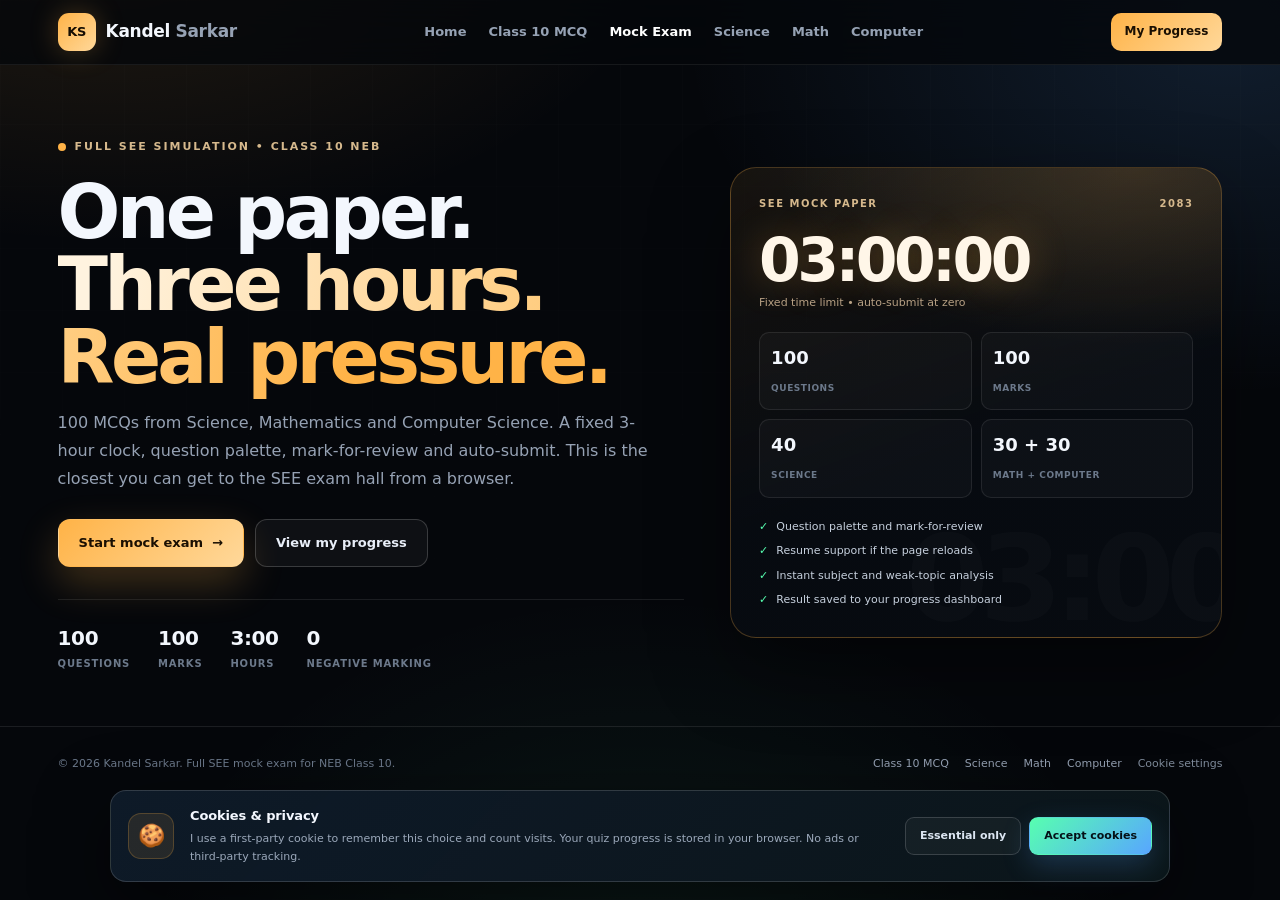
<file: see-mock-exam.html>
<!DOCTYPE html>
<html lang="en">
<head>
    <link rel="icon" type="image/jpeg" href="kandel-sarkar-profile.jpg">
    <meta charset="UTF-8">
    <meta name="viewport" content="width=device-width, initial-scale=1.0">
    <meta name="description" content="Free full SEE mock exam for Class 10 NEB. 100 MCQs from Science, Math and Computer Science with a fixed 3-hour timer, auto-submit and detailed analysis.">
    <meta name="keywords" content="see mock exam, see model question, class 10 mock exam, neb class 10 mcq, see exam simulation, class 10 science mcq, class 10 math mcq, class 10 computer mcq">
    <meta name="robots" content="index, follow, max-image-preview:large">
    <link rel="canonical" href="https://kandelbishal.com.np/see-mock-exam.html">
<link rel="stylesheet" href="mcq-progress.css?v=1">

    <meta property="og:type" content="website">
    <meta property="og:site_name" content="Kandel Sarkar">
    <meta property="og:title" content="Full SEE Mock Exam | 3-Hour Class 10 MCQ Test">
    <meta property="og:description" content="Sit a full 3-hour SEE mock exam with 100 MCQs, auto-submit, question palette and detailed weak-topic analysis.">
    <meta property="og:url" content="https://kandelbishal.com.np/see-mock-exam.html">
    <meta property="og:image" content="https://kandelbishal.com.np/kandel-sarkar-profile.jpg">
    <meta property="og:image:alt" content="Full SEE mock exam for Class 10 NEB">
    <meta name="twitter:card" content="summary">
    <meta name="twitter:title" content="Full SEE Mock Exam | 3 Hours, 100 MCQs">
    <meta name="twitter:description" content="A full 3-hour SEE simulation with 100 MCQs, auto-submit and detailed analysis.">
    <meta name="twitter:image" content="https://kandelbishal.com.np/kandel-sarkar-profile.jpg">

    <title>Full SEE Mock Exam | 3-Hour Class 10 MCQ Test</title>

    <script type="application/ld+json">
    {
      "@context": "https://schema.org",
      "@graph": [
        {
          "@type": "WebPage",
          "@id": "https://kandelbishal.com.np/see-mock-exam.html#webpage",
          "url": "https://kandelbishal.com.np/see-mock-exam.html",
          "name": "Full SEE Mock Exam - 3 Hour Class 10 MCQ Test",
          "description": "A free full SEE mock exam with 100 MCQs from Science, Mathematics and Computer Science, a fixed 3-hour timer and detailed result analysis.",
          "inLanguage": "en",
          "dateModified": "2026-11-04",
          "isPartOf": {
            "@type": "WebSite",
            "@id": "https://kandelbishal.com.np/#website",
            "url": "https://kandelbishal.com.np/",
            "name": "Kandel Sarkar"
          }
        },
        {
          "@type": "Quiz",
          "name": "Full SEE Mock Exam",
          "about": "NEB Class 10 SEE mock examination",
          "educationalLevel": "Grade 10",
          "timeRequired": "PT3H",
          "numberOfQuestions": 100,
          "isAccessibleForFree": true,
          "url": "https://kandelbishal.com.np/see-mock-exam.html"
        },
        {
          "@type": "BreadcrumbList",
          "itemListElement": [
            {
              "@type": "ListItem",
              "position": 1,
              "name": "Home",
              "item": "https://kandelbishal.com.np/"
            },
            {
              "@type": "ListItem",
              "position": 2,
              "name": "Class 10 MCQ",
              "item": "https://kandelbishal.com.np/class-10-mcq.html"
            },
            {
              "@type": "ListItem",
              "position": 3,
              "name": "SEE Mock Exam",
              "item": "https://kandelbishal.com.np/see-mock-exam.html"
            }
          ]
        }
      ]
    }
    </script>

    <style>
        :root {
            --bg: #05070b;
            --panel: rgba(12, 17, 25, 0.9);
            --panel-solid: #0a1018;
            --line: rgba(255, 255, 255, 0.09);
            --line-strong: rgba(255, 255, 255, 0.18);
            --text: #f3f7fd;
            --muted: #96a2b4;
            --muted-2: #6c798b;
            --blue: #58a6ff;
            --green: #57ffb0;
            --violet: #c084fc;
            --amber: #ffb347;
            --red: #ff6b81;
        }

        * {
            margin: 0;
            padding: 0;
            box-sizing: border-box;
        }

        html {
            scroll-behavior: smooth;
        }

        body {
            font-family: "Segoe UI", system-ui, -apple-system, BlinkMacSystemFont, Arial, sans-serif;
            color: var(--text);
            background: var(--bg);
            min-height: 100vh;
            overflow-x: hidden;
            line-height: 1.6;
            -webkit-font-smoothing: antialiased;
        }

        body::before {
            content: "";
            position: fixed;
            inset: 0;
            z-index: -2;
            background:
                radial-gradient(900px 520px at 8% -10%, rgba(255, 179, 71, 0.13), transparent 64%),
                radial-gradient(850px 560px at 96% 4%, rgba(88, 166, 255, 0.14), transparent 64%),
                radial-gradient(760px 600px at 50% 110%, rgba(87, 255, 176, 0.08), transparent 66%),
                #05070b;
        }

        body::after {
            content: "";
            position: fixed;
            inset: 0;
            z-index: -1;
            pointer-events: none;
            opacity: 0.45;
            background-image:
                linear-gradient(rgba(255, 255, 255, 0.025) 1px, transparent 1px),
                linear-gradient(90deg, rgba(255, 255, 255, 0.025) 1px, transparent 1px);
            background-size: 62px 62px;
            mask-image: linear-gradient(to bottom, #000, transparent 80%);
        }

        a { color: inherit; }
        button, input { font: inherit; }

        .hidden { display: none !important; }

        .wrap {
            width: min(1180px, 91vw);
            margin: 0 auto;
        }

        /* NAV */

        .topbar {
            position: sticky;
            top: 0;
            z-index: 120;
            padding: 13px 0;
            background: rgba(5, 7, 11, 0.78);
            border-bottom: 1px solid rgba(255, 255, 255, 0.07);
            backdrop-filter: blur(20px);
            -webkit-backdrop-filter: blur(20px);
        }

        .topbar-inner {
            display: flex;
            align-items: center;
            justify-content: space-between;
            gap: 20px;
        }

        .brand {
            display: inline-flex;
            align-items: center;
            gap: 10px;
            text-decoration: none;
            font-weight: 800;
            letter-spacing: -0.02em;
            white-space: nowrap;
        }

        .brand-mark {
            width: 38px;
            height: 38px;
            display: grid;
            place-items: center;
            border-radius: 11px;
            font-size: 13px;
            color: #150d02;
            background: linear-gradient(135deg, var(--amber), #ffd89a);
            box-shadow: 0 0 28px rgba(255, 179, 71, 0.26);
        }

        .brand-text { font-size: 17px; }
        .brand-text span { color: var(--muted); font-weight: 600; }

        .navlinks {
            display: flex;
            align-items: center;
            gap: 22px;
        }

        .navlinks a {
            text-decoration: none;
            font-size: 13px;
            font-weight: 600;
            color: var(--muted);
            transition: color 0.2s ease;
        }

        .navlinks a:hover, .navlinks a.active { color: #fff; }

        .nav-cta {
            text-decoration: none;
            font-size: 12px;
            font-weight: 800;
            padding: 9px 14px;
            border-radius: 10px;
            color: #1a0f02;
            background: linear-gradient(135deg, var(--amber), #ffd89a);
            white-space: nowrap;
        }

        /* BUTTONS */

        .btn {
            display: inline-flex;
            align-items: center;
            justify-content: center;
            gap: 9px;
            min-height: 48px;
            padding: 12px 20px;
            border-radius: 12px;
            border: 1px solid transparent;
            text-decoration: none;
            font-size: 13px;
            font-weight: 800;
            cursor: pointer;
            transition: transform 0.2s ease, box-shadow 0.2s ease, background 0.2s ease, border-color 0.2s ease;
        }

        .btn.primary {
            color: #1a0f02;
            background: linear-gradient(135deg, var(--amber), #ffd89a);
            box-shadow: 0 16px 40px rgba(255, 179, 71, 0.24);
        }

        .btn.primary:hover {
            transform: translateY(-2px);
            box-shadow: 0 22px 52px rgba(255, 179, 71, 0.34);
        }

        .btn.green {
            color: #041016;
            background: linear-gradient(135deg, var(--green), var(--blue));
            box-shadow: 0 16px 40px rgba(88, 166, 255, 0.22);
        }

        .btn.ghost {
            color: #e8eef8;
            background: rgba(255, 255, 255, 0.04);
            border-color: var(--line-strong);
        }

        .btn.ghost:hover {
            background: rgba(255, 255, 255, 0.08);
            border-color: rgba(255, 255, 255, 0.3);
        }

        .btn:disabled {
            opacity: 0.4;
            cursor: not-allowed;
            transform: none;
            box-shadow: none;
        }

        /* INTRO */

        .intro {
            padding: 68px 0 54px;
        }

        .intro-grid {
            display: grid;
            grid-template-columns: minmax(0, 1.12fr) minmax(0, 0.88fr);
            gap: 46px;
            align-items: center;
        }

        .eyebrow {
            display: inline-flex;
            align-items: center;
            gap: 9px;
            font-size: 11px;
            font-weight: 800;
            letter-spacing: 0.18em;
            text-transform: uppercase;
            color: #d6b98d;
        }

        .eyebrow .pulse {
            width: 8px;
            height: 8px;
            border-radius: 50%;
            background: var(--amber);
            box-shadow: 0 0 0 0 rgba(255, 179, 71, 0.55);
            animation: pulse 2s infinite;
        }

        @keyframes pulse {
            0% { box-shadow: 0 0 0 0 rgba(255, 179, 71, 0.5); }
            70% { box-shadow: 0 0 0 12px rgba(255, 179, 71, 0); }
            100% { box-shadow: 0 0 0 0 rgba(255, 179, 71, 0); }
        }

        .intro h1 {
            margin: 17px 0 16px;
            font-size: clamp(42px, 6vw, 74px);
            line-height: 0.98;
            letter-spacing: -0.05em;
            font-weight: 850;
        }

        .intro h1 span {
            background: linear-gradient(100deg, #fff3df 5%, #ffcf85 45%, #ffb347 75%);
            -webkit-background-clip: text;
            background-clip: text;
            color: transparent;
        }

        .intro-copy > p {
            max-width: 600px;
            font-size: 16px;
            line-height: 1.75;
            color: var(--muted);
        }

        .intro-actions {
            display: flex;
            flex-wrap: wrap;
            gap: 11px;
            margin-top: 26px;
        }

        .intro-facts {
            display: flex;
            flex-wrap: wrap;
            gap: 28px;
            margin-top: 32px;
            padding-top: 22px;
            border-top: 1px solid var(--line);
        }

        .intro-facts div { display: flex; flex-direction: column; gap: 2px; }
        .intro-facts strong { font-size: 20px; letter-spacing: -0.02em; }
        .intro-facts span {
            font-size: 10px;
            font-weight: 800;
            letter-spacing: 0.08em;
            text-transform: uppercase;
            color: var(--muted-2);
        }

        .exam-card {
            position: relative;
            padding: 28px;
            border-radius: 26px;
            border: 1px solid rgba(255, 179, 71, 0.26);
            background:
                radial-gradient(520px 260px at 82% 0%, rgba(255, 179, 71, 0.16), transparent 68%),
                linear-gradient(160deg, rgba(255, 179, 71, 0.07), rgba(7, 11, 17, 0.96) 58%);
            box-shadow: 0 30px 80px rgba(0, 0, 0, 0.4);
            overflow: hidden;
        }

        .exam-card::after {
            content: "03:00";
            position: absolute;
            right: -18px;
            bottom: -38px;
            font-size: 120px;
            font-weight: 900;
            letter-spacing: -0.08em;
            color: rgba(255, 255, 255, 0.018);
            pointer-events: none;
        }

        .exam-card-top {
            display: flex;
            align-items: center;
            justify-content: space-between;
            gap: 10px;
            font-size: 10px;
            font-weight: 800;
            letter-spacing: 0.15em;
            color: #d6b98d;
        }

        .exam-card-clock {
            margin: 18px 0 4px;
            font-size: clamp(46px, 6vw, 60px);
            font-weight: 850;
            letter-spacing: -0.06em;
            line-height: 1;
            font-variant-numeric: tabular-nums;
            color: #fff6e8;
            text-shadow: 0 0 38px rgba(255, 179, 71, 0.3);
        }

        .exam-card-sub {
            font-size: 11px;
            color: #b7a084;
        }

        .exam-card-grid {
            display: grid;
            grid-template-columns: 1fr 1fr;
            gap: 9px;
            margin-top: 20px;
        }

        .exam-card-grid div {
            padding: 11px;
            border-radius: 10px;
            border: 1px solid var(--line);
            background: rgba(255, 255, 255, 0.028);
        }

        .exam-card-grid strong { display: block; font-size: 18px; }
        .exam-card-grid span {
            font-size: 9px;
            font-weight: 700;
            letter-spacing: 0.06em;
            text-transform: uppercase;
            color: var(--muted-2);
        }

        .exam-card-list {
            display: grid;
            gap: 7px;
            margin-top: 20px;
            list-style: none;
            font-size: 11px;
            color: #c6d0dd;
        }

        .exam-card-list li { display: flex; gap: 8px; }
        .exam-card-list li::before { content: "✓"; color: var(--green); font-weight: 900; }

        /* RESUME */

        .resume-card {
            display: flex;
            flex-wrap: wrap;
            align-items: center;
            justify-content: space-between;
            gap: 16px;
            margin-top: 28px;
            padding: 18px 20px;
            border-radius: 15px;
            border: 1px solid rgba(88, 166, 255, 0.3);
            background: rgba(88, 166, 255, 0.07);
        }

        .resume-card strong { display: block; font-size: 14px; }
        .resume-card span { display: block; margin-top: 2px; font-size: 11px; color: var(--muted); }
        .resume-actions { display: flex; gap: 9px; flex-wrap: wrap; }

        .resume-card .btn { min-height: 38px; padding: 9px 14px; font-size: 11px; }

        /* EXAM LAYOUT */

        .exam-screen {
            padding: 18px 0 0;
        }

        .exam-topbar {
            position: sticky;
            top: 0;
            z-index: 130;
            padding: 11px 0;
            background: rgba(5, 7, 11, 0.92);
            border-bottom: 1px solid var(--line);
            backdrop-filter: blur(16px);
        }

        .exam-topbar-inner {
            display: flex;
            align-items: center;
            gap: 16px;
        }

        .exam-brand {
            font-size: 12px;
            font-weight: 900;
            letter-spacing: 0.12em;
            color: #d6b98d;
            white-space: nowrap;
        }

        .exam-progress-text {
            font-size: 11px;
            color: var(--muted);
            white-space: nowrap;
        }

        .exam-progress-text strong { color: #fff; }

        .exam-timer {
            margin-left: auto;
            padding: 7px 12px;
            border-radius: 9px;
            border: 1px solid rgba(255, 179, 71, 0.25);
            background: rgba(255, 179, 71, 0.08);
            font-size: 17px;
            font-weight: 850;
            letter-spacing: -0.03em;
            font-variant-numeric: tabular-nums;
            color: #ffe7c4;
            white-space: nowrap;
        }

        .exam-timer.warning {
            color: #ffd2a3;
            border-color: rgba(255, 179, 71, 0.5);
            background: rgba(255, 179, 71, 0.14);
        }

        .exam-timer.urgent {
            color: #fff;
            border-color: rgba(255, 107, 129, 0.65);
            background: rgba(255, 107, 129, 0.2);
            animation: timerPulse 1s infinite;
        }

        @keyframes timerPulse {
            0%, 100% { box-shadow: 0 0 0 0 rgba(255, 107, 129, 0.25); }
            50% { box-shadow: 0 0 0 7px rgba(255, 107, 129, 0); }
        }

        .palette-toggle {
            display: none;
            padding: 8px 12px;
            border-radius: 9px;
            border: 1px solid var(--line-strong);
            background: rgba(255, 255, 255, 0.04);
            color: #fff;
            font-size: 11px;
            font-weight: 800;
            cursor: pointer;
        }

        .exam-layout {
            display: grid;
            grid-template-columns: 252px minmax(0, 1fr);
            gap: 20px;
            padding: 22px 0 0;
            align-items: start;
        }

        /* PALETTE */

        .palette {
            position: sticky;
            top: 72px;
            max-height: calc(100vh - 150px);
            overflow: auto;
            padding: 16px;
            border-radius: 16px;
            border: 1px solid var(--line);
            background: var(--panel);
            scrollbar-width: thin;
        }

        .palette-head {
            display: flex;
            align-items: center;
            justify-content: space-between;
            gap: 10px;
            margin-bottom: 12px;
        }

        .palette-head h2 {
            font-size: 13px;
            letter-spacing: -0.01em;
        }

        .palette-close {
            display: none;
            width: 26px;
            height: 26px;
            border-radius: 8px;
            border: 1px solid var(--line);
            background: rgba(255, 255, 255, 0.04);
            color: var(--muted);
            cursor: pointer;
        }

        .palette-legend {
            display: flex;
            flex-wrap: wrap;
            gap: 6px 10px;
            margin-bottom: 14px;
            font-size: 8px;
            font-weight: 700;
            color: var(--muted-2);
            text-transform: uppercase;
            letter-spacing: 0.05em;
        }

        .legend-item { display: inline-flex; align-items: center; gap: 4px; }

        .legend-dot {
            width: 8px;
            height: 8px;
            border-radius: 2px;
            border: 1px solid var(--line-strong);
            background: rgba(255, 255, 255, 0.04);
        }

        .legend-dot.answered { background: var(--green); border-color: var(--green); }
        .legend-dot.marked { background: var(--amber); border-color: var(--amber); }
        .legend-dot.current { border-color: var(--blue); box-shadow: 0 0 0 2px rgba(88, 166, 255, 0.2); }

        .palette-group { margin-bottom: 14px; }
        .palette-group:last-child { margin-bottom: 0; }

        .palette-group-head {
            display: flex;
            align-items: center;
            justify-content: space-between;
            gap: 8px;
            margin-bottom: 7px;
            font-size: 10px;
            font-weight: 800;
        }

        .palette-group-head span:last-child {
            font-size: 8px;
            color: var(--muted-2);
            font-weight: 700;
        }

        .palette-grid {
            display: grid;
            grid-template-columns: repeat(5, minmax(0, 1fr));
            gap: 5px;
        }

        .palette-btn {
            aspect-ratio: 1;
            min-height: 30px;
            border-radius: 6px;
            border: 1px solid var(--line);
            background: rgba(255, 255, 255, 0.03);
            color: #8f9cad;
            font-size: 10px;
            font-weight: 800;
            cursor: pointer;
            transition: 0.15s ease;
        }

        .palette-btn:hover { border-color: var(--line-strong); color: #fff; }
        .palette-btn.answered { color: #041016; background: var(--green); border-color: var(--green); }
        .palette-btn.marked { color: #241403; background: var(--amber); border-color: var(--amber); }
        .palette-btn.marked.answered { background: linear-gradient(135deg, var(--amber) 55%, var(--green) 55%); }
        .palette-btn.current { outline: 2px solid var(--blue); outline-offset: 1px; color: #fff; }

        /* QUESTION */

        .question-area { min-width: 0; }

        .q-meta {
            display: flex;
            flex-wrap: wrap;
            align-items: center;
            gap: 8px;
            margin-bottom: 11px;
        }

        .subject-chip {
            padding: 4px 9px;
            border-radius: 99px;
            font-size: 9px;
            font-weight: 900;
            letter-spacing: 0.07em;
            text-transform: uppercase;
            border: 1px solid rgba(88, 166, 255, 0.3);
            color: #bfe0ff;
            background: rgba(88, 166, 255, 0.1);
        }

        .subject-chip.math {
            color: #e5ccff;
            border-color: rgba(192, 132, 252, 0.3);
            background: rgba(192, 132, 252, 0.1);
        }

        .subject-chip.computer {
            color: #c9ffe7;
            border-color: rgba(87, 255, 176, 0.3);
            background: rgba(87, 255, 176, 0.08);
        }

        .q-topic { font-size: 11px; color: var(--muted); }
        .q-position {
            margin-left: auto;
            font-size: 10px;
            font-weight: 800;
            color: var(--muted-2);
            font-variant-numeric: tabular-nums;
        }

        .q-card {
            padding: 26px;
            border-radius: 19px;
            border: 1px solid var(--line);
            background: var(--panel);
            box-shadow: 0 18px 52px rgba(0, 0, 0, 0.24);
        }

        .q-kicker {
            font-size: 9px;
            font-weight: 900;
            letter-spacing: 0.15em;
            color: var(--amber);
            margin-bottom: 10px;
        }

        .q-text {
            font-size: clamp(18px, 2.4vw, 24px);
            line-height: 1.45;
            letter-spacing: -0.015em;
            margin-bottom: 22px;
        }

        .options { display: grid; gap: 9px; }

        .option {
            display: flex;
            align-items: flex-start;
            gap: 12px;
            width: 100%;
            padding: 13px 14px;
            border-radius: 11px;
            border: 1px solid var(--line);
            background: rgba(255, 255, 255, 0.025);
            color: #dce5f0;
            text-align: left;
            font-size: 13px;
            line-height: 1.5;
            cursor: pointer;
            transition: 0.18s ease;
        }

        .option:hover {
            border-color: rgba(88, 166, 255, 0.4);
            background: rgba(88, 166, 255, 0.06);
        }

        .option .letter {
            flex: 0 0 25px;
            width: 25px;
            height: 25px;
            display: grid;
            place-items: center;
            border-radius: 7px;
            border: 1px solid var(--line);
            background: rgba(255, 255, 255, 0.04);
            font-size: 10px;
            font-weight: 900;
            color: var(--muted);
        }

        .option.selected {
            border-color: var(--green);
            background: rgba(87, 255, 176, 0.1);
            color: #fff;
        }

        .option.selected .letter {
            color: #041016;
            background: var(--green);
            border-color: var(--green);
        }

        .q-toolbar {
            display: flex;
            flex-wrap: wrap;
            align-items: center;
            gap: 8px;
            margin-top: 14px;
        }

        .q-toolbar .btn {
            min-height: 40px;
            padding: 9px 14px;
            font-size: 11px;
        }

        .tool-btn {
            min-height: 40px;
            padding: 9px 13px;
            border-radius: 10px;
            border: 1px solid var(--line);
            background: rgba(255, 255, 255, 0.035);
            color: var(--muted);
            font-size: 11px;
            font-weight: 700;
            cursor: pointer;
            transition: 0.2s ease;
        }

        .tool-btn:hover { color: #fff; border-color: var(--line-strong); }
        .tool-btn.active {
            color: #241403;
            background: var(--amber);
            border-color: var(--amber);
        }

        .toolbar-spacer { flex: 1; }

        .keyboard-hint {
            margin-top: 11px;
            font-size: 10px;
            color: var(--muted-2);
            text-align: center;
        }

        .exam-bottom {
            display: flex;
            flex-wrap: wrap;
            align-items: center;
            justify-content: space-between;
            gap: 12px;
            margin: 20px 0 34px;
            padding: 15px 17px;
            border-radius: 14px;
            border: 1px solid var(--line);
            background: var(--panel);
        }

        .exam-bottom span { font-size: 11px; color: var(--muted); }
        .exam-bottom strong { color: #fff; }

        /* RESULT */

        .result-screen { padding: 52px 0 60px; }

        .result-hero {
            text-align: center;
            padding: 34px 20px;
            border-radius: 24px;
            border: 1px solid rgba(255, 179, 71, 0.26);
            background:
                radial-gradient(650px 320px at 50% 0%, rgba(255, 179, 71, 0.16), transparent 70%),
                linear-gradient(160deg, rgba(255, 179, 71, 0.06), rgba(8, 12, 18, 0.94) 60%);
        }

        .result-badge {
            display: inline-block;
            padding: 6px 12px;
            border-radius: 99px;
            border: 1px solid rgba(255, 179, 71, 0.34);
            background: rgba(255, 179, 71, 0.1);
            color: #ffd89a;
            font-size: 9px;
            font-weight: 900;
            letter-spacing: 0.14em;
        }

        .result-hero h1 {
            margin: 14px 0 6px;
            font-size: clamp(30px, 4.6vw, 48px);
            letter-spacing: -0.04em;
            line-height: 1.05;
        }

        .result-hero > p { color: var(--muted); font-size: 13px; }

        .score-ring {
            --pct: 0;
            width: 168px;
            height: 168px;
            margin: 24px auto 18px;
            border-radius: 50%;
            display: grid;
            place-items: center;
            background:
                radial-gradient(circle at center, #080d14 58%, transparent 59%),
                conic-gradient(var(--green) calc(var(--pct) * 1%), rgba(255, 255, 255, 0.08) 0);
            border: 1px solid var(--line);
        }

        .score-ring strong {
            display: block;
            font-size: 38px;
            letter-spacing: -0.05em;
            line-height: 1;
            font-variant-numeric: tabular-nums;
        }

        .score-ring span {
            display: block;
            margin-top: 5px;
            font-size: 10px;
            font-weight: 700;
            color: var(--muted);
        }

        .result-meta-row {
            display: flex;
            flex-wrap: wrap;
            justify-content: center;
            gap: 14px;
            margin-top: 20px;
        }

        .result-meta-row div {
            min-width: 108px;
            padding: 10px 14px;
            border-radius: 10px;
            border: 1px solid var(--line);
            background: rgba(255, 255, 255, 0.025);
        }

        .result-meta-row strong { display: block; font-size: 15px; }
        .result-meta-row span {
            font-size: 9px;
            text-transform: uppercase;
            letter-spacing: 0.07em;
            color: var(--muted-2);
            font-weight: 700;
        }

        .result-grid {
            display: grid;
            grid-template-columns: minmax(0, 1fr) minmax(0, 1fr);
            gap: 14px;
            margin-top: 16px;
        }

        .result-panel {
            padding: 21px;
            border-radius: 16px;
            border: 1px solid var(--line);
            background: var(--panel);
        }

        .result-panel h3 {
            font-size: 14px;
            margin-bottom: 14px;
        }

        .breakdown-row { margin-bottom: 12px; }
        .breakdown-row:last-child { margin-bottom: 0; }

        .breakdown-top {
            display: flex;
            align-items: center;
            justify-content: space-between;
            gap: 10px;
            margin-bottom: 6px;
            font-size: 11px;
        }

        .breakdown-top strong { color: #fff; }
        .breakdown-top span { color: var(--muted); font-size: 10px; }

        .breakdown-bar {
            height: 7px;
            border-radius: 99px;
            background: rgba(255, 255, 255, 0.07);
            overflow: hidden;
        }

        .breakdown-bar i {
            display: block;
            height: 100%;
            border-radius: inherit;
            background: linear-gradient(90deg, var(--blue), var(--green));
        }

        .result-panel .attempt-insights {
            width: auto;
            margin: 0;
            padding: 0;
            border: 0;
            background: transparent;
        }

        .result-panel .attempt-insights .insight-chip {
            color: #ffd9a0;
        }

        .review-panel { margin-top: 14px; }

        .review-head {
            display: flex;
            flex-wrap: wrap;
            align-items: center;
            justify-content: space-between;
            gap: 10px;
            margin-bottom: 12px;
        }

        .review-head h3 { margin: 0; }

        .review-toggle {
            padding: 8px 12px;
            border-radius: 9px;
            border: 1px solid var(--line-strong);
            background: rgba(255, 255, 255, 0.04);
            color: #fff;
            font-size: 10px;
            font-weight: 800;
            cursor: pointer;
        }

        .review-list { display: grid; gap: 8px; }

        .review-item {
            padding: 13px 14px;
            border-radius: 10px;
            border: 1px solid rgba(255, 255, 255, 0.07);
            background: rgba(255, 255, 255, 0.02);
        }

        .review-item.wrong { border-color: rgba(255, 107, 129, 0.24); background: rgba(255, 107, 129, 0.04); }
        .review-item.unanswered { border-color: rgba(255, 179, 71, 0.24); background: rgba(255, 179, 71, 0.04); }

        .review-top {
            display: flex;
            flex-wrap: wrap;
            align-items: center;
            justify-content: space-between;
            gap: 8px;
            font-size: 9px;
            font-weight: 800;
            letter-spacing: 0.04em;
            text-transform: uppercase;
            color: var(--muted-2);
        }

        .review-status { padding: 2px 7px; border-radius: 99px; font-size: 8px; }
        .review-status.correct { color: #b8ffdf; background: rgba(87, 255, 176, 0.1); }
        .review-status.wrong { color: #ffc3cb; background: rgba(255, 107, 129, 0.1); }
        .review-status.unanswered { color: #ffe0b5; background: rgba(255, 179, 71, 0.1); }

        .review-q { margin: 7px 0; font-size: 12px; line-height: 1.55; color: #e4ecf6; }

        .review-answers {
            display: flex;
            flex-wrap: wrap;
            gap: 5px 15px;
            font-size: 10px;
            color: var(--muted);
        }

        .review-answers .your { color: var(--red); }
        .review-answers .correct { color: var(--green); }

        .review-reason {
            margin-top: 7px;
            padding-top: 7px;
            border-top: 1px solid rgba(255, 255, 255, 0.06);
            font-size: 10px;
            line-height: 1.6;
            color: var(--muted);
        }

        .result-actions {
            display: flex;
            flex-wrap: wrap;
            justify-content: center;
            gap: 10px;
            margin-top: 22px;
        }

        /* MODAL + TOAST */

        .modal {
            position: fixed;
            inset: 0;
            z-index: 400;
            display: grid;
            place-items: center;
            padding: 20px;
            background: rgba(0, 0, 0, 0.7);
            backdrop-filter: blur(6px);
        }

        .modal-card {
            width: min(460px, 100%);
            padding: 25px;
            border-radius: 19px;
            border: 1px solid var(--line-strong);
            background: #0a1018;
            box-shadow: 0 34px 90px rgba(0, 0, 0, 0.55);
        }

        .modal-card h2 { font-size: 21px; letter-spacing: -0.02em; margin-bottom: 7px; }
        .modal-card p { font-size: 12px; line-height: 1.7; color: var(--muted); }

        .modal-stats {
            display: grid;
            grid-template-columns: repeat(3, 1fr);
            gap: 8px;
            margin: 17px 0;
        }

        .modal-stats div {
            padding: 10px;
            border-radius: 9px;
            text-align: center;
            border: 1px solid var(--line);
            background: rgba(255, 255, 255, 0.03);
        }

        .modal-stats strong { display: block; font-size: 18px; }
        .modal-stats span { font-size: 8px; text-transform: uppercase; letter-spacing: 0.06em; color: var(--muted-2); }

        .modal-actions {
            display: flex;
            justify-content: flex-end;
            gap: 8px;
            margin-top: 18px;
        }

        .modal-actions .btn { min-height: 40px; padding: 9px 14px; font-size: 11px; }

        .toast {
            position: fixed;
            left: 50%;
            bottom: 22px;
            z-index: 500;
            transform: translate(-50%, 20px);
            padding: 11px 17px;
            border-radius: 11px;
            border: 1px solid rgba(255, 179, 71, 0.35);
            background: rgba(18, 13, 6, 0.97);
            color: #ffe7c4;
            font-size: 12px;
            font-weight: 700;
            opacity: 0;
            pointer-events: none;
            transition: opacity 0.25s ease, transform 0.25s ease;
            box-shadow: 0 18px 44px rgba(0, 0, 0, 0.4);
            max-width: 90vw;
            text-align: center;
        }

        .toast.show { opacity: 1; transform: translate(-50%, 0); }

        footer {
            padding: 28px 0;
            border-top: 1px solid var(--line);
            color: var(--muted-2);
            font-size: 11px;
        }

        .footer-inner {
            display: flex;
            flex-wrap: wrap;
            align-items: center;
            justify-content: space-between;
            gap: 14px;
        }

        .footer-links { display: flex; flex-wrap: wrap; gap: 16px; }
        .footer-links a { text-decoration: none; color: var(--muted); }
        .footer-links a:hover { color: #fff; }

        @media (max-width: 900px) {
            .intro-grid { grid-template-columns: 1fr; gap: 32px; }
            .exam-card { max-width: 560px; }
            .exam-layout { grid-template-columns: 1fr; }
            .exam-topbar { top: 0; }
            .palette {
                position: static;
                max-height: none;
                display: none;
                margin-bottom: 4px;
            }
            .exam-screen.show-palette .palette { display: block; }
            .palette-toggle { display: inline-block; }
            .palette-close { display: inline-grid; place-items: center; }
            .result-grid { grid-template-columns: 1fr; }
        }

        @media (max-width: 720px) {
            .topbar-inner { flex-wrap: wrap; justify-content: center; gap: 9px; }
            .navlinks { order: 3; width: 100%; justify-content: center; flex-wrap: wrap; gap: 15px; }
            .nav-cta { order: 2; }
            .intro { padding-top: 44px; }
            .intro h1 { font-size: clamp(39px, 12vw, 56px); }
            .intro-copy > p { font-size: 14px; }
            .q-card { padding: 19px; }
            .q-text { font-size: 18px; }
            .q-toolbar .toolbar-spacer { display: none; }
            .q-toolbar .btn, .tool-btn { flex: 1 1 auto; }
            .exam-topbar-inner { flex-wrap: wrap; gap: 8px; }
            .exam-progress-text { order: 3; width: 100%; }
            .exam-timer { font-size: 15px; }
            .exam-bottom { position: sticky; bottom: 10px; z-index: 60; box-shadow: 0 16px 38px rgba(0, 0, 0, 0.35); }
            .result-hero { padding: 26px 14px; }
            .result-meta-row div { min-width: 92px; }
        }

        @media (max-width: 460px) {
            .exam-card { padding: 21px; }
            .exam-card-grid { gap: 7px; }
            .score-ring { width: 142px; height: 142px; }
            .score-ring strong { font-size: 32px; }
            .palette-grid { grid-template-columns: repeat(6, minmax(0, 1fr)); }
        }

        @media (prefers-reduced-motion: reduce) {
            html { scroll-behavior: auto; }
            *, *::before, *::after {
                animation-duration: 0.01ms !important;
                animation-iteration-count: 1 !important;
                transition-duration: 0.01ms !important;
            }
        }
    </style>
    <link rel="stylesheet" href="cookie-consent.css?v=1">
    <script src="cookie-consent.js?v=1" defer></script>
</head>

<body>

    <nav class="topbar">
        <div class="wrap topbar-inner">
            <a class="brand" href="index.html">
                <span class="brand-mark">KS</span>
                <span class="brand-text">Kandel <span>Sarkar</span></span>
            </a>

            <div class="navlinks">
                <a href="index.html">Home</a>
                <a href="class-10-mcq.html">Class 10 MCQ</a>
                <a href="see-mock-exam.html" class="active">Mock Exam</a>
                <a href="science-mcq.html">Science</a>
                <a href="math-mcq.html">Math</a>
                <a href="computer-mcq.html">Computer</a>
            </div>

            <a class="nav-cta" href="class-10-mcq.html#progress">My Progress</a>
        </div>
    </nav>

    <main>
        <!-- INTRO -->
        <section id="intro-screen" class="intro wrap">
            <div class="intro-grid">
                <div class="intro-copy">
                    <div class="eyebrow"><span class="pulse"></span> Full SEE simulation • Class 10 NEB</div>

                    <h1>
                        One paper.<br>
                        <span>Three hours. Real pressure.</span>
                    </h1>

                    <p>
                        100 MCQs from Science, Mathematics and Computer Science. A fixed
                        3-hour clock, question palette, mark-for-review and auto-submit.
                        This is the closest you can get to the SEE exam hall from a browser.
                    </p>

                    <div class="intro-actions">
                        <button id="start-exam" class="btn primary" type="button">Start mock exam <span>→</span></button>
                        <a class="btn ghost" href="class-10-mcq.html#progress">View my progress</a>
                    </div>

                    <div class="intro-facts">
                        <div><strong>100</strong><span>Questions</span></div>
                        <div><strong>100</strong><span>Marks</span></div>
                        <div><strong>3:00</strong><span>Hours</span></div>
                        <div><strong>0</strong><span>Negative marking</span></div>
                    </div>

                    <div id="resume-card" class="resume-card hidden">
                        <div>
                            <strong>You have an exam in progress.</strong>
                            <span id="resume-meta">Resume where you left off — the clock is still running.</span>
                        </div>
                        <div class="resume-actions">
                            <button id="resume-btn" class="btn green" type="button">Resume exam</button>
                            <button id="discard-btn" class="btn ghost" type="button">Discard</button>
                        </div>
                    </div>
                </div>

                <aside class="exam-card" aria-label="SEE mock exam pattern">
                    <div class="exam-card-top">
                        <span>SEE MOCK PAPER</span>
                        <span>2083</span>
                    </div>

                    <div class="exam-card-clock">03:00:00</div>
                    <div class="exam-card-sub">Fixed time limit • auto-submit at zero</div>

                    <div class="exam-card-grid">
                        <div><strong>100</strong><span>Questions</span></div>
                        <div><strong>100</strong><span>Marks</span></div>
                        <div><strong>40</strong><span>Science</span></div>
                        <div><strong>30 + 30</strong><span>Math + Computer</span></div>
                    </div>

                    <ul class="exam-card-list">
                        <li>Question palette and mark-for-review</li>
                        <li>Resume support if the page reloads</li>
                        <li>Instant subject and weak-topic analysis</li>
                        <li>Result saved to your progress dashboard</li>
                    </ul>
                </aside>
            </div>
        </section>

        <!-- EXAM -->
        <section id="exam-screen" class="exam-screen hidden">
            <div class="exam-topbar">
                <div class="wrap exam-topbar-inner">
                    <div class="exam-brand">SEE MOCK • 2083</div>
                    <div class="exam-progress-text">Answered <strong id="answered-count">0</strong> / 100</div>
                    <div id="exam-timer" class="exam-timer" role="timer" aria-live="off">03:00:00</div>
                    <button id="palette-toggle" class="palette-toggle" type="button">Questions</button>
                </div>
            </div>

            <div class="wrap exam-layout">
                <aside id="palette" class="palette" aria-label="Question palette">
                    <div class="palette-head">
                        <h2>Question palette</h2>
                        <button id="palette-close" class="palette-close" type="button" aria-label="Close palette">✕</button>
                    </div>

                    <div class="palette-legend">
                        <span class="legend-item"><i class="legend-dot answered"></i> Answered</span>
                        <span class="legend-item"><i class="legend-dot marked"></i> Marked</span>
                        <span class="legend-item"><i class="legend-dot current"></i> Current</span>
                    </div>

                    <div id="palette-sections"></div>
                </aside>

                <div class="question-area">
                    <div class="q-meta">
                        <span id="q-subject" class="subject-chip">Science</span>
                        <span id="q-topic" class="q-topic">Topic</span>
                        <span id="q-position" class="q-position">Question 1 / 100</span>
                    </div>

                    <div class="q-card">
                        <div class="q-kicker">QUESTION <span id="q-number">01</span></div>
                        <h2 id="q-text" class="q-text"></h2>
                        <div id="q-options" class="options"></div>
                    </div>

                    <div class="q-toolbar">
                        <button id="mark-btn" class="tool-btn" type="button">⚑ Mark for review</button>
                        <button id="clear-btn" class="tool-btn" type="button">Clear response</button>
                        <span class="toolbar-spacer"></span>
                        <button id="prev-btn" class="btn ghost" type="button">← Previous</button>
                        <button id="next-btn" class="btn green" type="button">Save &amp; Next →</button>
                    </div>

                    <div class="keyboard-hint">Keyboard: 1–4 select an option • ← → move • M mark for review</div>

                    <div class="exam-bottom">
                        <span>Answered <strong id="answered-mini">0</strong> of 100 • Marked <strong id="marked-mini">0</strong></span>
                        <button id="submit-exam" class="btn primary" type="button">Submit exam</button>
                    </div>
                </div>
            </div>
        </section>

        <!-- RESULT -->
        <section id="result-screen" class="result-screen wrap hidden">
            <div class="result-hero">
                <div class="result-badge">SEE MOCK COMPLETE</div>
                <h1 id="result-title">Paper submitted.</h1>
                <p id="result-subtitle">Your result has been saved to this device.</p>

                <div id="score-ring" class="score-ring">
                    <div>
                        <strong id="result-percent">0%</strong>
                        <span id="result-score">0 / 100</span>
                    </div>
                </div>

                <div class="result-meta-row">
                    <div><strong id="result-correct">0</strong><span>Correct</span></div>
                    <div><strong id="result-wrong">0</strong><span>Wrong</span></div>
                    <div><strong id="result-unanswered">0</strong><span>Unanswered</span></div>
                    <div><strong id="result-time">00:00</strong><span>Time used</span></div>
                </div>
            </div>

            <div class="result-grid">
                <div class="result-panel">
                    <h3>Subject breakdown</h3>
                    <div id="result-subjects"></div>
                </div>

                <div class="result-panel">
                    <h3>Weak topic report</h3>
                    <div id="result-insights" class="attempt-insights"></div>
                    <p id="result-insight-empty" class="q-topic" style="margin-top:10px;color:#96a2b4;">
                        Complete more questions to build a stronger weak-topic report.
                    </p>
                </div>
            </div>

            <div class="result-panel review-panel">
                <div class="review-head">
                    <h3>Answer review</h3>
                    <button id="review-toggle" class="review-toggle" type="button">Show all 100</button>
                </div>
                <div id="review-list" class="review-list"></div>
            </div>

            <div class="result-actions">
                <a class="btn primary" href="class-10-mcq.html#progress">View progress dashboard</a>
                <button id="retake-btn" class="btn ghost" type="button">Retake mock exam</button>
                <a class="btn ghost" href="class-10-mcq.html#subjects">Practice weak topics</a>
            </div>
        </section>
    </main>

    <footer>
        <div class="wrap footer-inner">
            <p>© 2026 Kandel Sarkar. Full SEE mock exam for NEB Class 10.</p>
            <div class="footer-links">
                <a href="class-10-mcq.html">Class 10 MCQ</a>
                <a href="science-mcq.html">Science</a>
                <a href="math-mcq.html">Math</a>
                <a href="computer-mcq.html">Computer</a>
            </div>
        </div>
    </footer>

    <div id="modal" class="modal hidden" role="dialog" aria-modal="true" aria-labelledby="modal-title">
        <div class="modal-card">
            <h2 id="modal-title">Submit the exam?</h2>
            <p>Once you submit, the paper is locked and your result is saved. Unanswered questions score zero.</p>

            <div class="modal-stats">
                <div><strong id="modal-answered">0</strong><span>Answered</span></div>
                <div><strong id="modal-marked">0</strong><span>Marked</span></div>
                <div><strong id="modal-left">100</strong><span>Unanswered</span></div>
            </div>

            <div class="modal-actions">
                <button id="modal-cancel" class="btn ghost" type="button">Keep writing</button>
                <button id="modal-confirm" class="btn primary" type="button">Submit now</button>
            </div>
        </div>
    </div>

    <div id="toast" class="toast" role="status" aria-live="polite"></div>

    <script src="science-unit-01.js?v=2" onerror="console.error('Failed to load science-unit-01.js');"></script>
    <script src="science-extra-questions.js?v=1" onerror="console.error('Failed to load science-extra-questions.js');"></script>
    <script src="science-fact-bank.js?v=1" onerror="console.error('Failed to load science-fact-bank.js');"></script>
    <script src="math-fact-bank.js?v=1" onerror="console.error('Failed to load math-fact-bank.js');"></script>
    <script src="computer-fact-bank.js?v=1" onerror="console.error('Failed to load computer-fact-bank.js');"></script>
    <script src="mcq-progress.js?v=2"></script>
    <script>
        (function () {
            "use strict";

            var EXAM_SECONDS = 3 * 60 * 60;
            var SESSION_KEY = "ks_see_mock_session_v1";
            var tracker = window.MCQTracker;

            var SCIENCE_UNITS = {
                1: "Scientific Study",
                2: "Classification of Living Beings",
                3: "Honey Bee",
                4: "Heredity",
                5: "Physiological Structure and Life Process",
                6: "Nature and Environment",
                7: "Motion and Force",
                8: "Pressure",
                9: "Heat",
                10: "Wave",
                11: "Electricity and Magnetism",
                12: "Universe",
                13: "Information and Communication Technology",
                14: "Classification of Elements",
                15: "Chemical Reaction",
                16: "Gases",
                17: "Metal and Not metals",
                18: "Hydrocarbon and its Compounds",
                19: "Chemicals used in Daily Life"
            };

            var MATH_CHAPTERS = {
                1: "Sets",
                2: "Compound Interest",
                3: "Growth and Depreciation",
                4: "Currency and Exchange Rate",
                5: "Area and Volume",
                6: "Sequence and Series",
                7: "Quadratic Equation",
                8: "Algebraic Fraction",
                9: "Indices",
                10: "Triangles and Quadrilaterals",
                11: "Construction",
                12: "Circle",
                13: "Statistics",
                14: "Probability"
            };

            var COMPUTER_UNITS = {
                1: "Networking and Telecommunication",
                2: "Ethical and Social Issues in ICT",
                3: "Computer Security",
                4: "E-commerce",
                5: "Contemporary Technology",
                6: "Number System",
                7: "Database Management System",
                8: "Programming in QBASIC",
                9: "Modular Programming",
                10: "File Handling in QBASIC",
                11: "Structured Programming in C"
            };

            var SUBJECT_LABELS = {
                science: "Science",
                math: "Mathematics",
                computer: "Computer Science"
            };

            var state = null;
            var timerId = null;
            var warned = {};
            var reviewShowAll = false;
            var lastResult = null;

            function $(id) {
                return document.getElementById(id);
            }

            function shuffle(list) {
                var array = list.slice();

                for (var i = array.length - 1; i > 0; i -= 1) {
                    var j = Math.floor(Math.random() * (i + 1));
                    var temp = array[i];
                    array[i] = array[j];
                    array[j] = temp;
                }

                return array;
            }

            function pad(value) {
                return String(value).padStart(2, "0");
            }

            function formatClock(totalSeconds) {
                totalSeconds = Math.max(0, Math.floor(totalSeconds));

                var hours = Math.floor(totalSeconds / 3600);
                var minutes = Math.floor((totalSeconds % 3600) / 60);
                var seconds = totalSeconds % 60;

                return pad(hours) + ":" + pad(minutes) + ":" + pad(seconds);
            }

            function escapeHtml(value) {
                return String(value == null ? "" : value)
                    .replace(/&/g, "&amp;")
                    .replace(/</g, "&lt;")
                    .replace(/>/g, "&gt;")
                    .replace(/"/g, "&quot;")
                    .replace(/'/g, "&#39;");
            }

            function toast(message) {
                var node = $("toast");

                if (!node) return;

                node.textContent = message;
                node.classList.add("show");

                clearTimeout(node._timer);

                node._timer = setTimeout(function () {
                    node.classList.remove("show");
                }, 3200);
            }

            /* =================================================
               QUESTION BUILDING
            ================================================= */

            function pickDistractors(index, total, count) {
                var picked = [];

                for (var step = 1; picked.length < count && step <= total * 2; step += 1) {
                    var candidate = (index + step * 7 + 1) % total;

                    if (candidate !== index && picked.indexOf(candidate) === -1) {
                        picked.push(candidate);
                    }
                }

                for (var i = 0; picked.length < count && i < total; i += 1) {
                    if (i !== index && picked.indexOf(i) === -1) {
                        picked.push(i);
                    }
                }

                return picked;
            }

            function makeFactQuestion(subject, topicId, topicName, facts, index, mode) {
                var term = String(facts[index][0]).trim();
                var description = String(facts[index][1]).trim();
                var distractors = pickDistractors(index, facts.length, 3);
                var correctPosition = index % 4;
                var options = [];
                var d = 0;

                for (var position = 0; position < 4; position += 1) {
                    if (position === correctPosition) {
                        options.push(mode === "forward" ? term : description);
                    } else {
                        var other = facts[distractors[d]];
                        d += 1;
                        options.push(mode === "forward" ? String(other[0]).trim() : String(other[1]).trim());
                    }
                }

                var forwardTemplates = [
                    "In computer science, which term is described by: " + description + "?",
                    "Which term matches this definition: " + description + "?",
                    "Identify the term described as: " + description + "."
                ];

                var reverseTemplates = [
                    "Which of the following best describes " + term + "?",
                    "What is the correct definition of " + term + "?",
                    "Choose the statement that correctly explains " + term + "."
                ];

                var question = mode === "forward"
                    ? forwardTemplates[index % forwardTemplates.length]
                    : reverseTemplates[index % reverseTemplates.length];

                if (subject === "science") {
                    question = mode === "forward"
                        ? "Which term is described by: " + description + "?"
                        : "Which of the following best describes " + term + "?";
                } else if (subject === "math") {
                    question = mode === "forward"
                        ? "Which mathematical term matches this meaning: " + description + "?"
                        : "What is the correct meaning of " + term + "?";
                }

                return {
                    subject: subject,
                    subjectName: SUBJECT_LABELS[subject],
                    topicId: String(topicId),
                    topicName: topicName,
                    question: question,
                    options: options,
                    answer: correctPosition,
                    reason: "The correct match is " + term + ": " + description + "."
                };
            }

            function buildFromFacts(subject, topicId, topicName, facts, count) {
                var output = [];
                var shuffled = shuffle(facts.map(function (fact, index) {
                    return { fact: fact, index: index };
                }));

                for (var i = 0; i < Math.min(count, shuffled.length * 2); i += 1) {
                    var item = shuffled[i % shuffled.length];
                    var mode = i % 2 === 0 ? "forward" : "reverse";
                    output.push(makeFactQuestion(subject, topicId, topicName, facts, item.index, mode));
                }

                return output;
            }

            function normalizeQuestion(subject, topicId, topicName, raw) {
                if (!raw || !Array.isArray(raw.options) || raw.options.length < 4) return null;
                if (typeof raw.answer !== "number" || raw.answer < 0 || raw.answer > 3) return null;

                return {
                    subject: subject,
                    subjectName: SUBJECT_LABELS[subject],
                    topicId: String(topicId),
                    topicName: topicName,
                    question: String(raw.question || "").trim(),
                    options: raw.options.slice(0, 4).map(String),
                    answer: raw.answer,
                    reason: String(raw.reason || "")
                };
            }

            function shuffleOptions(question) {
                var correct = question.options[question.answer];
                var options = shuffle(question.options);
                var answer = options.indexOf(correct);

                if (answer < 0) answer = 0;

                return {
                    subject: question.subject,
                    subjectName: question.subjectName,
                    topicId: question.topicId,
                    topicName: question.topicName,
                    question: question.question,
                    options: options,
                    answer: answer,
                    reason: question.reason
                };
            }

            function pickEven(groups, count) {
                var pools = groups
                    .filter(function (group) {
                        return group.questions.length > 0;
                    })
                    .map(function (group) {
                        return {
                            topicId: group.topicId,
                            topicName: group.topicName,
                            pool: shuffle(group.questions)
                        };
                    });

                var output = [];
                var cursor = 0;
                var guard = 0;

                while (output.length < count && guard < 4000) {
                    guard += 1;

                    var group = pools[cursor % pools.length];
                    cursor += 1;

                    if (group && group.pool.length) {
                        output.push(group.pool.pop());
                    }

                    if (pools.every(function (item) { return item.pool.length === 0; })) {
                        break;
                    }
                }

                return output;
            }

            function buildExamPaper() {
                var scienceGroups = {};
                var mathGroups = {};
                var computerGroups = {};

                function addTo(groups, subject, topicId, topicName, question) {
                    if (!question) return;

                    var key = String(topicId);

                    if (!groups[key]) {
                        groups[key] = {
                            topicId: key,
                            topicName: topicName,
                            questions: []
                        };
                    }

                    groups[key].questions.push(question);
                }

                /* Science: unit 1 + fact bank + extra questions */
                (window.unit1Questions || []).forEach(function (raw) {
                    var id = raw.lesson || 1;
                    var question = normalizeQuestion("science", id, SCIENCE_UNITS[id] || "Science", raw);
                    addTo(scienceGroups, "science", id, SCIENCE_UNITS[id] || "Science", question);
                });

                Object.keys(window.scienceFactBank || {}).forEach(function (key) {
                    var id = Number(key);
                    var name = SCIENCE_UNITS[id] || ("Science Unit " + id);
                    var facts = window.scienceFactBank[key];

                    if (!Array.isArray(facts) || facts.length < 4) return;

                    buildFromFacts("science", id, name, facts, 10).forEach(function (question) {
                        addTo(scienceGroups, "science", id, name, question);
                    });
                });

                (window.scienceExtraQuestions || []).forEach(function (raw) {
                    var id = Number(raw.lesson || raw.unit || 0);
                    if (!id) return;
                    var question = normalizeQuestion("science", id, SCIENCE_UNITS[id] || ("Science Unit " + id), raw);
                    addTo(scienceGroups, "science", id, SCIENCE_UNITS[id] || ("Science Unit " + id), question);
                });

                /* Math */
                Object.keys(window.mathFactBank || {}).forEach(function (key) {
                    var id = Number(key);
                    var name = MATH_CHAPTERS[id] || ("Math Chapter " + id);
                    var facts = window.mathFactBank[key];

                    if (!Array.isArray(facts) || facts.length < 4) return;

                    buildFromFacts("math", id, name, facts, 10).forEach(function (question) {
                        addTo(mathGroups, "math", id, name, question);
                    });
                });

                /* Computer */
                Object.keys(window.computerFactBank || {}).forEach(function (key) {
                    var id = Number(key);
                    var name = COMPUTER_UNITS[id] || ("Computer Unit " + id);
                    var facts = window.computerFactBank[key];

                    if (!Array.isArray(facts) || facts.length < 4) return;

                    buildFromFacts("computer", id, name, facts, 10).forEach(function (question) {
                        addTo(computerGroups, "computer", id, name, question);
                    });
                });

                var science = pickEven(Object.keys(scienceGroups).map(function (key) {
                    return scienceGroups[key];
                }), 40).map(shuffleOptions);

                var math = pickEven(Object.keys(mathGroups).map(function (key) {
                    return mathGroups[key];
                }), 30).map(shuffleOptions);

                var computer = pickEven(Object.keys(computerGroups).map(function (key) {
                    return computerGroups[key];
                }), 30).map(shuffleOptions);

                return science.concat(math, computer);
            }

            /* =================================================
               SESSION STORAGE
            ================================================= */

            function saveSession() {
                if (!state || state.submitted) return;

                try {
                    localStorage.setItem(SESSION_KEY, JSON.stringify(state));
                } catch (error) {
                    /* Storage can fail. The exam still works for this tab. */
                }
            }

            function loadSession() {
                try {
                    var raw = localStorage.getItem(SESSION_KEY);

                    if (!raw) return null;

                    var parsed = JSON.parse(raw);

                    if (
                        !parsed ||
                        !Array.isArray(parsed.questions) ||
                        parsed.questions.length !== 100 ||
                        !parsed.endAt
                    ) {
                        return null;
                    }

                    return parsed;
                } catch (error) {
                    return null;
                }
            }

            function clearSession() {
                try {
                    localStorage.removeItem(SESSION_KEY);
                } catch (error) {
                    /* Ignore. */
                }
            }

            /* =================================================
               EXAM FLOW
            ================================================= */

            function startExam() {
                var questions = buildExamPaper();

                if (questions.length !== 100) {
                    toast("Question paper could not load completely. Please refresh and try again.");
                    return;
                }

                state = {
                    questions: questions,
                    answers: {},
                    marked: {},
                    visited: { "0": true },
                    index: 0,
                    startedAt: Date.now(),
                    endAt: Date.now() + EXAM_SECONDS * 1000,
                    submitted: false
                };

                warned = {};
                reviewShowAll = false;

                hide($("intro-screen"));
                show($("exam-screen"));
                hide($("result-screen"));

                buildPalette();
                renderQuestion();
                startTimer();
                saveSession();

                window.scrollTo({ top: 0, behavior: "auto" });
            }

            function resumeExam(session) {
                state = session;
                warned = {};
                reviewShowAll = false;

                hide($("intro-screen"));
                show($("exam-screen"));
                hide($("result-screen"));

                buildPalette();
                renderQuestion();
                startTimer();
                toast("Exam resumed. The clock kept running.");
                window.scrollTo({ top: 0, behavior: "auto" });
            }

            function show(el) {
                if (el) el.classList.remove("hidden");
            }

            function hide(el) {
                if (el) el.classList.add("hidden");
            }

            function startTimer() {
                if (timerId) clearInterval(timerId);

                tick();
                timerId = setInterval(tick, 500);
            }

            function tick() {
                if (!state || state.submitted) return;

                var left = state.endAt - Date.now();

                if (left <= 0) {
                    updateTimer(0);
                    finishExam(true);
                    return;
                }

                updateTimer(left);

                var minutesLeft = Math.ceil(left / 60000);
                var checkpoints = [30, 10, 5, 1];

                checkpoints.forEach(function (minute) {
                    if (minutesLeft <= minute && !warned[minute]) {
                        warned[minute] = true;

                        if (minute === 1) {
                            toast("1 minute left. The paper will submit automatically.");
                        } else {
                            toast(minute + " minutes left.");
                        }
                    }
                });
            }

            function updateTimer(leftMs) {
                var timer = $("exam-timer");

                if (!timer) return;

                var seconds = Math.max(0, Math.ceil(leftMs / 1000));

                timer.textContent = formatClock(seconds);

                timer.classList.toggle("warning", seconds <= 15 * 60 && seconds > 5 * 60);
                timer.classList.toggle("urgent", seconds <= 5 * 60);
            }

            function goTo(index) {
                if (!state) return;

                index = Math.max(0, Math.min(state.questions.length - 1, index));

                state.index = index;
                state.visited[String(index)] = true;

                saveSession();
                renderQuestion();

                var card = document.querySelector(".q-card");

                if (card && window.innerWidth < 900) {
                    card.scrollIntoView({ behavior: "smooth", block: "start" });
                }
            }

            function choose(optionIndex) {
                if (!state) return;

                state.answers[String(state.index)] = optionIndex;
                state.visited[String(state.index)] = true;

                saveSession();
                renderQuestion();
            }

            function clearAnswer() {
                if (!state) return;

                delete state.answers[String(state.index)];

                saveSession();
                renderQuestion();
            }

            function toggleMark() {
                if (!state) return;

                var key = String(state.index);

                if (state.marked[key]) {
                    delete state.marked[key];
                } else {
                    state.marked[key] = true;
                }

                saveSession();
                renderQuestion();
            }

            function buildPalette() {
                var container = $("palette-sections");

                if (!container || !state) return;

                var groups = [];

                state.questions.forEach(function (question, index) {
                    var last = groups[groups.length - 1];

                    if (!last || last.subject !== question.subject) {
                        groups.push({
                            subject: question.subject,
                            subjectName: question.subjectName,
                            start: index,
                            end: index
                        });
                    } else {
                        last.end = index;
                    }
                });

                container.innerHTML = groups.map(function (group) {
                    var buttons = "";

                    for (var i = group.start; i <= group.end; i += 1) {
                        buttons +=
                            '<button class="palette-btn" type="button" data-index="' + i +
                            '" aria-label="Question ' + (i + 1) + '">' + (i + 1) + "</button>";
                    }

                    return (
                        '<div class="palette-group">' +
                        '<div class="palette-group-head">' +
                        "<span>" + escapeHtml(group.subjectName) + "</span>" +
                        "<span>Q" + (group.start + 1) + "–" + (group.end + 1) + "</span>" +
                        "</div>" +
                        '<div class="palette-grid">' + buttons + "</div>" +
                        "</div>"
                    );
                }).join("");

                container.querySelectorAll(".palette-btn").forEach(function (button) {
                    button.addEventListener("click", function () {
                        goTo(Number(button.dataset.index));
                    });
                });

                syncPalette();
            }

            function syncPalette() {
                if (!state) return;

                document.querySelectorAll(".palette-btn").forEach(function (button) {
                    var index = Number(button.dataset.index);
                    var key = String(index);

                    button.classList.toggle("answered", state.answers[key] !== undefined);
                    button.classList.toggle("marked", Boolean(state.marked[key]));
                    button.classList.toggle("visited", Boolean(state.visited[key]));
                    button.classList.toggle("current", index === state.index);
                });
            }

            function renderQuestion() {
                if (!state) return;

                var question = state.questions[state.index];
                var selected = state.answers[String(state.index)];
                var answeredCount = Object.keys(state.answers).length;
                var markedCount = Object.keys(state.marked).length;

                var subjectChip = $("q-subject");
                subjectChip.textContent = question.subjectName;
                subjectChip.className = "subject-chip " + question.subject;

                $("q-topic").textContent = question.topicName;
                $("q-position").textContent = "Question " + (state.index + 1) + " / " + state.questions.length;
                $("q-number").textContent = pad(state.index + 1);
                $("q-text").textContent = question.question;

                var options = $("q-options");
                options.innerHTML = "";

                question.options.forEach(function (option, index) {
                    var button = document.createElement("button");
                    button.type = "button";
                    button.className = "option" + (selected === index ? " selected" : "");
                    button.setAttribute("aria-pressed", selected === index ? "true" : "false");

                    button.innerHTML =
                        '<span class="letter">' + String.fromCharCode(65 + index) + "</span>" +
                        "<span>" + escapeHtml(option) + "</span>";

                    button.addEventListener("click", function () {
                        choose(index);
                    });

                    options.appendChild(button);
                });

                $("answered-count").textContent = String(answeredCount);
                $("answered-mini").textContent = String(answeredCount);
                $("marked-mini").textContent = String(markedCount);

                var markButton = $("mark-btn");
                markButton.classList.toggle("active", Boolean(state.marked[String(state.index)]));
                markButton.textContent = state.marked[String(state.index)]
                    ? "⚑ Marked for review"
                    : "⚑ Mark for review";

                $("prev-btn").disabled = state.index === 0;
                $("next-btn").textContent = state.index === state.questions.length - 1
                    ? "Review & submit →"
                    : "Save & Next →";

                syncPalette();
            }

            /* =================================================
               RESULTS
            ================================================= */

            function finishExam(autoSubmitted) {
                if (!state || state.submitted) return;

                state.submitted = true;

                if (timerId) {
                    clearInterval(timerId);
                    timerId = null;
                }

                var questions = state.questions;
                var answers = state.answers;
                var correctCount = 0;
                var subjectStats = {
                    science: { correct: 0, total: 0 },
                    math: { correct: 0, total: 0 },
                    computer: { correct: 0, total: 0 }
                };
                var answeredCount = 0;
                var missed = [];
                var answerRecords = [];

                questions.forEach(function (question, index) {
                    var chosen = answers[String(index)];
                    var hasAnswer = chosen !== undefined;
                    var isCorrect = hasAnswer && chosen === question.answer;

                    if (hasAnswer) answeredCount += 1;
                    if (isCorrect) correctCount += 1;

                    if (!subjectStats[question.subject]) {
                        subjectStats[question.subject] = { correct: 0, total: 0 };
                    }

                    subjectStats[question.subject].total += 1;

                    if (isCorrect) {
                        subjectStats[question.subject].correct += 1;
                    }

                    if (hasAnswer) {
                        answerRecords.push({
                            subject: question.subject,
                            topicId: question.topicId,
                            topicName: question.topicName,
                            correct: isCorrect
                        });
                    }

                    if (!isCorrect) {
                        missed.push({
                            question: question.question,
                            yourAnswer: hasAnswer ? question.options[chosen] : "Not answered",
                            correctAnswer: question.options[question.answer],
                            reason: question.reason,
                            topicName: question.topicName
                        });
                    }
                });

                var total = questions.length;
                var percent = Math.round((correctCount / total) * 100);
                var usedSeconds = Math.min(
                    EXAM_SECONDS,
                    Math.max(1, Math.round((Date.now() - state.startedAt) / 1000))
                );

                var attempt = null;

                if (tracker) {
                    attempt = tracker.recordAttempt({
                        subject: "exam",
                        type: "exam",
                        title: "Full SEE Mock Exam",
                        total: total,
                        correct: correctCount,
                        timeSeconds: usedSeconds,
                        answers: answerRecords,
                        missed: missed,
                        examBreakdown: subjectStats
                    });
                }

                var reviewQuestions = questions.map(function (question, index) {
                    var chosen = answers[String(index)];
                    var isCorrect = chosen === question.answer;

                    return {
                        number: index + 1,
                        subjectName: question.subjectName,
                        topicName: question.topicName,
                        question: question.question,
                        yourAnswer: chosen === undefined ? "Not answered" : question.options[chosen],
                        correctAnswer: question.options[question.answer],
                        reason: question.reason,
                        isCorrect: isCorrect,
                        chosen: chosen
                    };
                });

                var result = {
                    total: total,
                    correct: correctCount,
                    wrong: answeredCount - correctCount,
                    unanswered: total - answeredCount,
                    percent: percent,
                    usedSeconds: usedSeconds,
                    subjectStats: subjectStats,
                    missed: missed,
                    reviewQuestions: reviewQuestions,
                    attempt: attempt,
                    autoSubmitted: Boolean(autoSubmitted)
                };

                clearSession();
                state = null;
                lastResult = result;

                renderResult(result);
            }

            function renderResult(result) {
                hide($("exam-screen"));
                hide($("intro-screen"));
                show($("result-screen"));

                $("score-ring").style.setProperty("--pct", String(result.percent));

                $("result-percent").textContent = result.percent + "%";
                $("result-score").textContent = result.correct + " / " + result.total;
                $("result-correct").textContent = String(result.correct);
                $("result-wrong").textContent = String(result.wrong);
                $("result-unanswered").textContent = String(result.unanswered);
                $("result-time").textContent = formatClock(result.usedSeconds);

                $("result-title").textContent = result.percent >= 75
                    ? "Strong paper. Keep the momentum."
                    : result.percent >= 50
                        ? "A solid attempt. Now fix the gaps."
                        : "You finished. That is step one.";

                $("result-subtitle").textContent = result.autoSubmitted
                    ? "Time ran out and the paper was submitted automatically. Your result is saved on this device."
                    : "Paper submitted. Your result is saved on this device.";

                $("result-subjects").innerHTML = ["science", "math", "computer"].map(function (subject) {
                    var stats = result.subjectStats[subject] || { correct: 0, total: 0 };
                    var pct = stats.total ? Math.round((stats.correct / stats.total) * 100) : 0;

                    return (
                        '<div class="breakdown-row">' +
                        '<div class="breakdown-top">' +
                        "<strong>" + SUBJECT_LABELS[subject] + "</strong>" +
                        "<span>" + stats.correct + " / " + stats.total + " • " + pct + "%</span>" +
                        "</div>" +
                        '<div class="breakdown-bar"><i style="width:' + pct + '%"></i></div>' +
                        "</div>"
                    );
                }).join("");

                var insights = $("result-insights");

                if (tracker && result.attempt) {
                    tracker.renderAttemptInsights(insights, result.attempt);
                }

                $("result-insight-empty").hidden = Boolean(insights && insights.innerHTML.trim());

                renderReview(result);
                window.scrollTo({ top: 0, behavior: "auto" });
            }

            function renderReview(result) {
                var container = $("review-list");

                if (!container) return;

                var items = result.reviewQuestions || [];

                if (!reviewShowAll) {
                    items = items.filter(function (item) {
                        return !item.isCorrect;
                    });
                }

                if (!items.length) {
                    container.innerHTML =
                        '<div class="empty-state" style="padding:18px;border:1px dashed rgba(255,255,255,.12);border-radius:12px;text-align:center;color:#6c798b;font-size:12px;">' +
                        "Perfect paper — every question is correct." +
                        "</div>";
                    return;
                }

                container.innerHTML = items.map(function (item) {
                    var status = item.isCorrect
                        ? '<span class="review-status correct">Correct</span>'
                        : item.chosen === undefined
                            ? '<span class="review-status unanswered">Unanswered</span>'
                            : '<span class="review-status wrong">Wrong</span>';

                    return (
                        '<div class="review-item ' + (item.isCorrect ? "" : item.chosen === undefined ? "unanswered" : "wrong") + '">' +
                        '<div class="review-top">' +
                        "<span>Q" + item.number + " • " + escapeHtml(item.subjectName) + " • " + escapeHtml(item.topicName) + "</span>" +
                        status +
                        "</div>" +
                        '<p class="review-q">' + escapeHtml(item.question) + "</p>" +
                        '<div class="review-answers">' +
                        '<span>Your answer: <span class="your">' + escapeHtml(item.yourAnswer) + "</span></span>" +
                        '<span>Correct: <span class="correct">' + escapeHtml(item.correctAnswer) + "</span></span>" +
                        "</div>" +
                        (item.reason
                            ? '<div class="review-reason">' + escapeHtml(item.reason) + "</div>"
                            : "") +
                        "</div>"
                    );
                }).join("");
            }

            /* =================================================
               MODAL
            ================================================= */

            function openSubmitModal() {
                if (!state) return;

                $("modal-answered").textContent = String(Object.keys(state.answers).length);
                $("modal-marked").textContent = String(Object.keys(state.marked).length);
                $("modal-left").textContent = String(state.questions.length - Object.keys(state.answers).length);

                show($("modal"));
            }

            function closeModal() {
                hide($("modal"));
            }

            /* =================================================
               RESET / EVENTS
            ================================================= */

            function restart() {
                clearSession();
                state = null;
                lastResult = null;
                reviewShowAll = false;

                hide($("result-screen"));
                hide($("exam-screen"));
                show($("intro-screen"));
                hide($("resume-card"));

                if (timerId) {
                    clearInterval(timerId);
                    timerId = null;
                }

                window.scrollTo({ top: 0, behavior: "auto" });
            }

            $("start-exam").addEventListener("click", function () {
                startExam();
            });

            $("resume-btn").addEventListener("click", function () {
                var saved = loadSession();

                if (!saved) {
                    hide($("resume-card"));
                    toast("That saved exam is no longer available.");
                    return;
                }

                if (Date.now() >= saved.endAt) {
                    state = saved;
                    finishExam(true);
                    return;
                }

                resumeExam(saved);
            });

            $("discard-btn").addEventListener("click", function () {
                if (!window.confirm("Discard the saved exam? Your answers for it will be lost.")) {
                    return;
                }

                clearSession();
                state = null;
                hide($("resume-card"));
                toast("Saved exam discarded.");
            });

            $("prev-btn").addEventListener("click", function () {
                goTo(state.index - 1);
            });

            $("next-btn").addEventListener("click", function () {
                if (!state) return;

                if (state.index === state.questions.length - 1) {
                    openSubmitModal();
                    return;
                }

                goTo(state.index + 1);
            });

            $("mark-btn").addEventListener("click", toggleMark);
            $("clear-btn").addEventListener("click", clearAnswer);

            $("submit-exam").addEventListener("click", openSubmitModal);

            $("modal-cancel").addEventListener("click", closeModal);

            $("modal-confirm").addEventListener("click", function () {
                closeModal();
                finishExam(false);
            });

            $("modal").addEventListener("click", function (event) {
                if (event.target === $("modal")) closeModal();
            });

            $("palette-toggle").addEventListener("click", function () {
                $("exam-screen").classList.toggle("show-palette");
            });

            $("palette-close").addEventListener("click", function () {
                $("exam-screen").classList.remove("show-palette");
            });

            $("review-toggle").addEventListener("click", function () {
                reviewShowAll = !reviewShowAll;

                if (!lastResult) return;

                $("review-toggle").textContent = reviewShowAll
                    ? "Show only mistakes"
                    : "Show all " + lastResult.total;

                renderReview(lastResult);
            });

            $("retake-btn").addEventListener("click", function () {
                restart();
                startExam();
            });

            document.addEventListener("keydown", function (event) {
                if (!state || state.submitted) return;
                if (!$("modal").classList.contains("hidden")) {
                    if (event.key === "Escape") closeModal();
                    return;
                }

                if (/^[1-4]$/.test(event.key)) {
                    event.preventDefault();
                    choose(Number(event.key) - 1);
                    return;
                }

                if (event.key === "ArrowRight") {
                    event.preventDefault();
                    if (state.index < state.questions.length - 1) goTo(state.index + 1);
                    return;
                }

                if (event.key === "ArrowLeft") {
                    event.preventDefault();
                    if (state.index > 0) goTo(state.index - 1);
                    return;
                }

                if (event.key.toLowerCase() === "m") {
                    event.preventDefault();
                    toggleMark();
                }
            });

            window.addEventListener("beforeunload", function (event) {
                if (state && !state.submitted) {
                    event.preventDefault();
                    event.returnValue = "";
                }
            });

            /* Restore a saved exam or auto-submit an expired one. */

            var saved = loadSession();

            if (saved) {
                if (Date.now() >= saved.endAt) {
                    state = saved;
                    finishExam(true);
                } else {
                    state = saved;

                    var leftMinutes = Math.ceil((saved.endAt - Date.now()) / 60000);
                    $("resume-meta").textContent =
                        "Resume where you left off. About " + leftMinutes +
                        " minute" + (leftMinutes === 1 ? "" : "s") + " left on the clock.";
                    show($("resume-card"));
                }
            }
        })();
    </script>

</body>
</html>
</file>
<file: assets/style.css>
/* ============================================================
   KANDEL SARKAR — kandelbishal.com.np
   Faithful rebuild of the razorpay.com/ai-builders visual system.
   Every value below was extracted from their live DOM via CDP:
   bg #020202 · text #f4f4f4 · label blue #5b84ff · ascii #7399ff
   CTA #0d11ff · radius 0 buttons · 92px blur nav · grain 0.7s steps(1)
   Fonts: Inter Tight + Instrument Serif (italic accents) + Courier New (ascii)
   ============================================================ */

:root {
  --bg: #020202;
  --bg-2: #0a0a0a;
  --bg-3: #101010;
  --text: #f4f4f4;
  --muted: #c8c8c8;
  --dim: rgba(244, 244, 244, 0.55);
  --faint: rgba(244, 244, 244, 0.36);
  --label: #5b84ff;
  --ascii: #7399ff;
  --cta: #0d11ff;
  --cta-hover: #2226ff;
  --border: rgba(255, 255, 255, 0.14);
  --border-soft: rgba(255, 255, 255, 0.08);
  --sans: "Inter Tight", ui-sans-serif, system-ui, -apple-system, "Segoe UI", Roboto, Arial, sans-serif;
  --serif: "Instrument Serif", Georgia, "Times New Roman", serif;
  --mono: "IBM Plex Mono", ui-monospace, "Courier New", Menlo, Consolas, monospace;
  --wrap: 1180px;
  --r-card: 2px;
}

* { box-sizing: border-box; margin: 0; padding: 0; }
html { scroll-behavior: smooth; }
body {
  background: var(--bg);
  color: var(--text);
  font-family: var(--sans);
  font-size: 16px;
  line-height: 1.6;
  -webkit-font-smoothing: antialiased;
  overflow-x: hidden;
}
img, svg, canvas { display: block; max-width: 100%; }
a { color: inherit; text-decoration: none; }
button { font: inherit; color: inherit; cursor: pointer; }
::selection { background: var(--cta); color: #fff; }
:focus-visible { outline: 2px solid var(--label); outline-offset: 3px; }

.wrap { max-width: var(--wrap); margin: 0 auto; padding: 0 28px; }

/* ---------- typography ---------- */
.display {
  font-size: clamp(48px, 7.6vw, 104px);
  line-height: 0.97;
  letter-spacing: -0.045em;
  font-weight: 750;
  text-wrap: balance;
}
.sec-title {
  font-size: clamp(32px, 4.8vw, 62px);
  line-height: 1.01;
  letter-spacing: -0.035em;
  font-weight: 750;
  max-width: 940px;
  text-wrap: balance;
}
.scramble-char { color: rgba(91, 132, 255, 0.6); }
.em {
  font-family: var(--serif);
  font-style: italic;
  font-weight: 400;
  letter-spacing: -0.01em;
}
.eyebrow {
  font-size: 15px;
  letter-spacing: 0.02em;
  color: var(--label);
  font-weight: 500;
}
.sec {
  border-top: 1px solid var(--border-soft);
  padding: 96px 0;
  position: relative;
}
.sec-label {
  font-family: var(--mono);
  font-size: 12px;
  letter-spacing: 0.18em;
  text-transform: uppercase;
  color: var(--faint);
  display: flex;
  align-items: center;
  gap: 16px;
  margin-bottom: 30px;
}
.sec-label::after { content: ""; flex: 1; height: 1px; background: var(--border-soft); }
.sec-sub {
  color: var(--muted);
  font-size: 19px;
  line-height: 1.6;
  max-width: 720px;
  margin-top: 26px;
}

/* ---------- buttons (radius 0, light weight — like theirs) ---------- */
.btn {
  display: inline-flex;
  align-items: center;
  justify-content: center;
  gap: 10px;
  min-height: 48px;
  padding: 0 26px;
  border-radius: 0;
  font-weight: 400;
  font-size: 17px;
  letter-spacing: 0.01em;
  border: 1px solid transparent;
  transition: background 0.15s ease, transform 0.15s ease, border-color 0.15s ease;
  white-space: nowrap;
}
.btn-primary { background: var(--cta); color: #fff; }
.btn-primary:hover { background: var(--cta-hover); transform: translateY(-1px); }
.btn-ghost { border-color: rgba(255, 255, 255, 0.3); background: transparent; color: var(--text); }
.btn-ghost:hover { border-color: rgba(255, 255, 255, 0.7); transform: translateY(-1px); }
.btn-sm { min-height: 40px; padding: 0 20px; font-size: 14px; }

/* ---------- centered 3D golden projects button (restored) ---------- */
.project-btn-wrapper {
  display: flex;
  justify-content: center;
  align-items: center;
  width: 100%;
  padding: 40px 20px;
  box-sizing: border-box;
}
.gold-project-btn {
  position: relative;
  display: inline-flex;
  align-items: center;
  justify-content: center;
  width: 100%;
  max-width: 480px;
  padding: 22px 40px;
  font-size: 1.35rem;
  font-weight: 900;
  letter-spacing: 2px;
  color: #0b0d17;
  background: linear-gradient(135deg, #ffe066 0%, #ffb700 50%, #ffa200 100%);
  border: 2px solid #ffd700;
  border-radius: 16px;
  text-decoration: none;
  cursor: pointer;
  overflow: hidden;
  box-shadow: 0 10px 30px rgba(255, 183, 0, 0.35), 0 0 20px rgba(255, 215, 0, 0.2);
  transition: transform 0.15s ease-out, box-shadow 0.25s ease-out, border-color 0.25s ease;
  transform-style: preserve-3d;
  perspective: 1000px;
}
.btn-glow {
  position: absolute;
  top: 0;
  left: 0;
  width: 100%;
  height: 100%;
  background: radial-gradient(circle at var(--mouse-x, 50%) var(--mouse-y, 50%), rgba(255, 255, 255, 0.7) 0%, transparent 60%);
  opacity: 0;
  pointer-events: none;
  transition: opacity 0.3s ease;
}
.gold-project-btn:hover .btn-glow { opacity: 1; }
.gold-project-btn:hover {
  box-shadow: 0 20px 45px rgba(255, 183, 0, 0.55), 0 0 30px rgba(255, 224, 102, 0.8);
  border-color: #ffffff;
}
.btn-text {
  position: relative;
  z-index: 2;
  display: flex;
  align-items: center;
  gap: 12px;
  pointer-events: none;
}
.btn-arrow { transition: transform 0.2s ease; }
.gold-project-btn:hover .btn-arrow { transform: translateX(6px); }
.gold-project-btn:active { transform: scale(0.95) !important; }
@media (max-width: 480px) {
  .gold-project-btn { font-size: 1.1rem; padding: 18px 24px; }
}

/* ---------- film grain (0.7s steps(1) infinite — same recipe as theirs) ---------- */
.grain {
  position: fixed;
  inset: -100%;
  z-index: 2000;
  pointer-events: none;
  opacity: 0.055;
  background-image: url("data:image/svg+xml,%3Csvg xmlns='http://www.w3.org/2000/svg' width='300' height='300'%3E%3Cfilter id='n'%3E%3CfeTurbulence type='fractalNoise' baseFrequency='0.9' numOctaves='2' stitchTiles='stitch'/%3E%3C/filter%3E%3Crect width='300' height='300' filter='url(%23n)'/%3E%3C/svg%3E");
  animation: grain 0.7s steps(1) infinite;
}
@keyframes grain {
  0% { transform: translate(0, 0); }
  12% { transform: translate(-4%, -6%); }
  25% { transform: translate(-9%, 3%); }
  37% { transform: translate(5%, -8%); }
  50% { transform: translate(-6%, 6%); }
  62% { transform: translate(8%, 2%); }
  75% { transform: translate(2%, 9%); }
  87% { transform: translate(-7%, -3%); }
  100% { transform: translate(0, 0); }
}

/* ---------- nav (92px, translucent blur — theirs measured rgba(0,0,0,0.4)) ---------- */
.nav {
  position: fixed;
  top: 0; left: 0; right: 0;
  z-index: 100;
  background: rgba(0, 0, 0, 0.4);
  backdrop-filter: blur(14px);
  -webkit-backdrop-filter: blur(14px);
  border-bottom: 1px solid var(--border-soft);
}
.nav-in {
  max-width: var(--wrap);
  margin: 0 auto;
  padding: 0 28px;
  height: 92px;
  display: flex;
  align-items: center;
  gap: 16px;
}
.nav-logo {
  display: flex;
  align-items: center;
  gap: 12px;
  font-weight: 700;
  font-size: 16px;
  letter-spacing: 0.01em;
}
.nav-logo img { width: 32px; height: 32px; border-radius: var(--r-card); }
.nav-links { display: flex; align-items: center; gap: 2px; margin-left: auto; }
.nav-link {
  font-size: 13px;
  letter-spacing: 0.01em;
  padding: 10px 14px;
  border-radius: var(--r-card);
  color: var(--dim);
  transition: background 0.15s, color 0.15s;
}
.nav-link:hover { color: var(--text); background: rgba(255, 255, 255, 0.07); }
.nav-cta { margin-left: 10px; }
.burger {
  display: none;
  margin-left: auto;
  background: none;
  border: 1px solid var(--border);
  border-radius: var(--r-card);
  font-family: var(--mono);
  font-size: 13px;
  padding: 10px 14px;
}

/* ---------- hero ---------- */
.hero { position: relative; overflow: hidden; min-height: 100vh; }
#scene {
  position: absolute;
  inset: 0;
  width: 100%;
  height: 100%;
  z-index: 0;
}
.hero .wrap { position: relative; z-index: 1; }
.hero-inner { padding: 200px 0 0; max-width: 900px; }
.hero .eyebrow { margin-bottom: 28px; }
.hero-sub {
  color: var(--muted);
  font-size: 19px;
  line-height: 1.6;
  max-width: 640px;
  margin-top: 28px;
}
.hero-what {
  display: grid;
  grid-template-columns: 1fr 1fr;
  gap: 28px;
  margin-top: 36px;
  max-width: 680px;
}
.hero-what h4 {
  font-size: 12px;
  font-family: var(--mono);
  letter-spacing: 0.14em;
  text-transform: uppercase;
  color: var(--label);
  font-weight: 500;
  margin-bottom: 8px;
}
.hero-what p { color: var(--muted); font-size: 14.5px; line-height: 1.6; }
.hero-actions { display: flex; flex-wrap: wrap; gap: 14px; margin-top: 38px; }
.hero-note {
  font-family: var(--mono);
  font-size: 12px;
  letter-spacing: 0.04em;
  color: var(--faint);
  margin-top: 26px;
}
.pills { display: flex; flex-wrap: wrap; gap: 10px; margin-top: 34px; }
.pill {
  font-size: 13px;
  letter-spacing: 0.03em;
  color: var(--dim);
  border: 1px solid var(--border);
  border-radius: 0;
  padding: 10px 16px;
  white-space: nowrap;
}

/* vertical side text (their vertical "Apply Now") */
.side-sub {
  position: absolute;
  right: 30px;
  top: 200px;
  writing-mode: vertical-rl;
  font-size: 20px;
  font-weight: 700;
  letter-spacing: 0.42em;
  color: var(--faint);
  z-index: 2;
  transition: color 0.2s;
}
.side-sub:hover { color: var(--label); }

/* ---------- os windows (AirDrop / reality / algorithm parodies) ---------- */
.os-window {
  background: var(--bg-2);
  border: 1px solid var(--border);
  border-radius: var(--r-card);
  box-shadow: 0 30px 70px rgba(0, 0, 0, 0.65);
  overflow: hidden;
  transition: border-color 0.2s ease;
}
.os-window:hover { border-color: rgba(255, 255, 255, 0.3); }
.os-bar {
  display: flex;
  align-items: center;
  gap: 8px;
  padding: 12px 14px;
  border-bottom: 1px solid var(--border-soft);
  cursor: grab;
  user-select: none;
  touch-action: none;
}
.os-bar:active { cursor: grabbing; }
.os-window.dragging { border-color: rgba(143, 191, 255, 0.55); }
.tdot { width: 10px; height: 10px; border-radius: 50%; }
.tdot-r { background: #ff5f57; } .tdot-y { background: #febc2e; } .tdot-g { background: #28c840; }
.os-title {
  font-size: 11.5px;
  color: var(--dim);
  margin: 0 auto;
  letter-spacing: 0.02em;
  white-space: nowrap;
  overflow: hidden;
  text-overflow: ellipsis;
}
.os-body { padding: 20px; display: flex; flex-direction: column; gap: 14px; }
.os-big { font-size: 19px; font-weight: 700; letter-spacing: -0.02em; line-height: 1.25; }
.os-small { color: var(--muted); font-size: 13.5px; line-height: 1.55; }
.os-actions { display: flex; gap: 10px; flex-wrap: wrap; }
.os-btn {
  font-size: 12.5px;
  padding: 10px 18px;
  border-radius: 0;
  background: rgba(255, 255, 255, 0.06);
  border: 1px solid var(--border);
  transition: background 0.15s, transform 0.15s;
}
.os-btn:hover { background: rgba(255, 255, 255, 0.12); transform: translateY(-1px); }
.os-btn.primary { background: var(--cta); border-color: transparent; color: #fff; font-weight: 600; }
.os-btn.primary:hover { background: var(--cta-hover); }
.os-foot {
  font-family: var(--mono);
  font-size: 11px;
  color: var(--faint);
  border-top: 1px dashed var(--border-soft);
  padding: 12px 16px;
  line-height: 1.6;
}
.os-foot b { color: var(--label); font-weight: 400; }
.airdrop-photo {
  width: 74px; height: 74px;
  border-radius: var(--r-card);
  object-fit: cover;
  border: 1px solid var(--border);
}
.drag-hint {
  display: inline-flex;
  align-items: center;
  gap: 10px;
  font-family: var(--mono);
  font-size: 10px;
  letter-spacing: 0.14em;
  color: var(--faint);
}
.drag-hint .hint-word { animation: hint-opacity-loop 1.45s linear infinite; }
.drag-hint .arrows { display: inline-flex; gap: 12px; color: var(--label); }
.drag-hint .arrows span:first-child { animation: brain-drag-left 1.45s linear infinite; }
.drag-hint .arrows span:last-child { animation: brain-drag-right 1.45s linear infinite; }
.drag-hint .hand { display: inline-flex; color: var(--label); animation: brain-drag-hand 1.45s linear infinite; transform-origin: 50% 15%; }

/* ---------- reality portal ---------- */
.reality { padding: 20px; }
.reality-rows { display: grid; gap: 13px; }
.reality-row { display: grid; grid-template-columns: 90px 1fr auto; gap: 12px; align-items: center; }
.reality-key { font-family: var(--mono); font-size: 12px; color: var(--dim); }
.reality-track { height: 4px; background: rgba(255, 255, 255, 0.08); border-radius: 2px; overflow: hidden; }
.reality-fill { display: block; height: 100%; width: 0; background: var(--label); transition: width 1.2s cubic-bezier(0.22, 0.61, 0.36, 1); }
.reality.on .reality-fill { width: var(--w, 50%); }
.reality-val { font-family: var(--mono); font-size: 12px; color: var(--label); }
.reality-status {
  font-family: var(--mono);
  font-size: 12.5px;
  color: var(--text);
  border-top: 1px dashed var(--border-soft);
  padding-top: 13px;
  margin-top: 4px;
}
.reality.shut .reality-rows, .reality.shut .reality-status { display: none; }
.reality-shut-line { display: none; font-family: var(--mono); font-size: 11px; color: var(--faint); }
.reality.shut .reality-shut-line { display: block; }

/* ---------- sculpture fold (canvas ascii stage) ---------- */
.sculpture-stage {
  position: relative;
  height: 640px;
  margin-top: 48px;
}
#torus {
  width: 100%;
  height: 100%;
  cursor: grab;
  touch-action: pan-y;
}
#torus:active { cursor: grabbing; }
.stage-window { position: absolute; width: 340px; z-index: 3; }
.stage-window.air { right: 2%; top: -12px; transform: translate(var(--dx, 0px), var(--dy, 0px)) rotate(-1.5deg); }
.stage-window.real { left: 2%; bottom: -8px; transform: translate(var(--dx, 0px), var(--dy, 0px)) rotate(1.2deg); }
.stage-caption {
  position: absolute;
  left: 50%;
  bottom: 6px;
  transform: translateX(-50%);
  font-family: var(--mono);
  font-size: 11px;
  letter-spacing: 0.1em;
  color: var(--faint);
  white-space: nowrap;
  z-index: 4;
}

/* ---------- marquee (big manifesto strip — theirs is a 560px fold) ---------- */
.marquee {
  border-block: 1px solid var(--border-soft);
  background: var(--bg);
  overflow: hidden;
  padding: 26px 0;
}
.mq-track { display: flex; width: max-content; animation: mq 36s linear infinite; }
.mq-track span {
  font-size: clamp(28px, 4vw, 48px);
  font-weight: 750;
  letter-spacing: -0.02em;
  color: var(--text);
  white-space: nowrap;
  padding-right: 24px;
}
.mq-track b { color: var(--label); font-weight: 400; font-family: var(--serif); font-style: italic; padding: 0 22px; }
@keyframes mq { to { transform: translateX(-50%); } }

/* ---------- x100 cards ---------- */
.grid-4 { display: grid; grid-template-columns: repeat(4, 1fr); gap: 12px; }
.grid-3 { display: grid; grid-template-columns: repeat(3, 1fr); gap: 12px; }
.grid-2 { display: grid; grid-template-columns: repeat(2, 1fr); gap: 12px; }
.who-card {
  border: 1px solid var(--border);
  border-radius: var(--r-card);
  background: var(--bg-2);
  padding: 22px;
  display: flex;
  flex-direction: column;
  gap: 14px;
  min-height: 290px;
  transition: transform 0.2s ease, border-color 0.2s ease, background 0.2s ease;
}
.who-card:hover { transform: translateY(-4px); border-color: rgba(91, 132, 255, 0.5); background: var(--bg-3); }
.x100 { display: flex; flex-wrap: wrap; gap: 9px; font-family: var(--mono); font-size: 10px; color: var(--faint); min-height: 44px; align-content: flex-start; }
.who-card:hover .x100 { color: rgba(91, 132, 255, 0.8); }
.who-title { font-size: 17px; font-weight: 700; letter-spacing: 0.01em; line-height: 1.3; text-transform: uppercase; }
.who-line { color: var(--muted); font-size: 14px; line-height: 1.55; }
.who-tag {
  font-family: var(--mono);
  font-size: 11px;
  color: var(--faint);
  border-top: 1px dashed var(--border-soft);
  padding-top: 12px;
  margin-top: auto;
}
.who-tag b { color: var(--label); font-weight: 400; }

/* ---------- upload graph (GitHub parody) ---------- */
.graph-card {
  border: 1px solid var(--border);
  border-radius: var(--r-card);
  background: var(--bg-2);
  padding: 26px;
}
.graph-head { display: flex; align-items: baseline; gap: 10px; flex-wrap: wrap; margin-bottom: 18px; }
.graph-user { font-family: var(--mono); font-size: 14px; color: var(--text); font-weight: 600; }
.graph-user span { color: var(--faint); font-weight: 400; }
.graph-tabs { display: flex; gap: 2px; margin-left: auto; }
.graph-tab { font-family: var(--mono); font-size: 11px; color: var(--faint); padding: 5px 10px; border-radius: var(--r-card); }
.graph-tab.active { color: var(--text); background: rgba(255, 255, 255, 0.08); }
.graph-grid { display: grid; grid-auto-flow: column; grid-template-rows: repeat(7, 1fr); gap: 3px; overflow-x: auto; padding-bottom: 6px; }
.graph-cell { width: 11px; height: 11px; border-radius: 2px; background: rgba(255, 255, 255, 0.05); }
.graph-cell.l1 { background: rgba(13, 17, 255, 0.25); }
.graph-cell.l2 { background: rgba(13, 17, 255, 0.45); }
.graph-cell.l3 { background: rgba(13, 17, 255, 0.7); }
.graph-cell.l4 { background: #0d11ff; }
.graph-foot {
  display: flex; align-items: center; justify-content: space-between; gap: 12px; flex-wrap: wrap;
  margin-top: 14px; font-family: var(--mono); font-size: 11px; color: var(--faint);
}
.graph-legend { display: flex; align-items: center; gap: 3px; }
.graph-legend .graph-cell { width: 9px; height: 9px; }

/* ---------- pillar cards (their // agentic cards) ---------- */
.f-grid { display: grid; grid-template-columns: repeat(2, 1fr); gap: 12px; }
.f-card {
  border: 1px solid var(--border);
  border-radius: var(--r-card);
  background: var(--bg-2);
  padding: 30px;
  display: flex;
  flex-direction: column;
  gap: 12px;
  transition: transform 0.2s ease, border-color 0.2s ease, background 0.2s ease;
}
.f-card:hover { transform: translateY(-4px); border-color: rgba(91, 132, 255, 0.5); background: var(--bg-3); }
.f-mono {
  font-size: clamp(20px, 2.4vw, 30px);
  color: var(--label);
  font-weight: 500;
  letter-spacing: -0.02em;
  line-height: 1.1;
}
.f-desc { color: var(--muted); font-size: 15px; line-height: 1.55; }
.f-link { font-family: var(--mono); font-size: 11.5px; color: var(--dim); margin-top: auto; padding-top: 12px; letter-spacing: 0.04em; }
.f-card:hover .f-link { color: var(--label); }

/* ---------- stat portals (scan line + drag) ---------- */
.portals { position: relative; }
.portal {
  border: 1px solid var(--border);
  border-radius: var(--r-card);
  background: var(--bg-2);
  padding: 24px;
  display: flex;
  flex-direction: column;
  gap: 18px;
  position: relative;
  overflow: hidden;
  transition: transform 0.2s ease, border-color 0.2s ease;
}
.portal:hover { transform: translateY(-4px); border-color: rgba(91, 132, 255, 0.45); }
.portal.draggable { cursor: grab; touch-action: none; }
.portal.draggable:active { cursor: grabbing; }
.portal.draggable button, .portal.draggable a { cursor: pointer; }
.portal.draggable, .portal.draggable:hover { transform: translate(var(--dx, 0px), var(--dy, 0px)); }
.portal-head {
  font-family: var(--mono);
  font-size: 11px;
  letter-spacing: 0.2em;
  color: var(--faint);
  text-transform: uppercase;
  display: flex; align-items: center; justify-content: space-between;
}
.portal-head b { color: var(--label); font-weight: 400; }
.portal-rows { display: grid; gap: 15px; position: relative; }
.portal-rows.shut { display: none; }
.p-row { display: flex; align-items: baseline; justify-content: space-between; gap: 12px; border-bottom: 1px dashed var(--border-soft); padding-bottom: 13px; }
.p-row:last-child { border-bottom: 0; padding-bottom: 0; }
.p-key { font-family: var(--mono); font-size: 11px; letter-spacing: 0.1em; color: var(--dim); text-transform: uppercase; }
.p-val { font-size: clamp(20px, 2.2vw, 26px); font-weight: 750; letter-spacing: -0.02em; white-space: nowrap; }
.p-val.blue { color: var(--label); }
.portal-btns { display: flex; gap: 8px; align-items: center; }
.mini-btn {
  font-family: var(--mono);
  font-size: 10px;
  letter-spacing: 0.12em;
  padding: 8px 16px;
  border-radius: var(--r-card);
  border: 1px solid var(--border);
  background: none;
  color: var(--dim);
  transition: color 0.15s, border-color 0.15s;
}
.mini-btn:hover { color: var(--text); border-color: rgba(255, 255, 255, 0.4); }

/* scan line — like their eyp-nat-scan (4.6s ease-in-out infinite) */
.portal .scanline {
  position: absolute;
  left: 0; right: 0;
  top: 0;
  height: 34px;
  background: linear-gradient(180deg, transparent, rgba(91, 132, 255, 0.12), rgba(91, 132, 255, 0.3), rgba(91, 132, 255, 0.12), transparent);
  border-bottom: 1px solid rgba(91, 132, 255, 0.35);
  animation: scan 4.6s linear infinite;
  pointer-events: none;
  opacity: 0.9;
}
@keyframes scan {
  0% { top: -120px; }
  100% { top: 100%; }
}

/* ---------- steps ---------- */
.steps { display: grid; grid-template-columns: repeat(3, 1fr); gap: clamp(20px, 3vw, 44px); }
.step { border-top: 2px solid var(--border); padding-top: 22px; }
.step-num {
  font-size: clamp(64px, 8vw, 110px);
  font-weight: 750;
  line-height: 1;
  letter-spacing: -0.04em;
  color: transparent;
  -webkit-text-stroke: 1.5px rgba(244, 244, 244, 0.4);
  transition: -webkit-text-stroke-color 0.2s;
}
.step:hover .step-num { -webkit-text-stroke-color: var(--label); }
.step-title { font-size: 18px; font-weight: 700; letter-spacing: -0.01em; margin-top: 16px; text-transform: uppercase; }
.step-desc { color: var(--muted); font-size: 14.5px; margin-top: 10px; }
.step-tag { font-family: var(--mono); font-size: 11px; color: var(--faint); margin-top: 14px; letter-spacing: 0.06em; }
.step-tag b { color: var(--label); font-weight: 400; }

/* ---------- latest upload ---------- */
.featured-card {
  border: 1px solid var(--border);
  border-radius: var(--r-card);
  background: var(--bg-2);
  padding: 34px;
  display: grid;
  grid-template-columns: 1.4fr 1fr;
  gap: 34px;
  align-items: center;
}
.featured-badge {
  font-family: var(--mono);
  font-size: 11px;
  letter-spacing: 0.18em;
  color: var(--label);
  text-transform: uppercase;
  border: 1px solid rgba(91, 132, 255, 0.4);
  border-radius: var(--r-card);
  padding: 6px 12px;
  display: inline-block;
}
.featured-title { font-size: clamp(26px, 3.6vw, 44px); font-weight: 750; letter-spacing: -0.03em; line-height: 1.05; margin-top: 16px; }
.featured-list { display: grid; gap: 10px; margin-top: 20px; }
.featured-li { display: flex; gap: 10px; color: var(--muted); font-size: 14.5px; }
.featured-li::before { content: "✦"; color: var(--label); font-size: 11px; margin-top: 3px; }
.featured-actions { display: flex; flex-direction: column; gap: 12px; }

/* ---------- recent uploads ---------- */
.ep-grid { display: grid; grid-template-columns: repeat(4, 1fr); gap: 12px; }
.ep-card {
  border: 1px solid var(--border);
  border-radius: var(--r-card);
  background: var(--bg-2);
  padding: 20px;
  display: flex; flex-direction: column; gap: 10px;
  transition: transform 0.2s ease, border-color 0.2s ease, background 0.2s ease;
}
.ep-card:hover { transform: translateY(-4px); border-color: rgba(91, 132, 255, 0.5); background: var(--bg-3); }
.ep-num { font-family: var(--mono); font-size: 11px; letter-spacing: 0.14em; color: var(--label); }
.ep-name { font-size: 15px; font-weight: 700; letter-spacing: -0.01em; line-height: 1.35; text-transform: uppercase; }
.ep-play { font-family: var(--mono); font-size: 11px; color: var(--dim); margin-top: auto; padding-top: 10px; border-top: 1px dashed var(--border-soft); }
.ep-card:hover .ep-play { color: var(--label); }

/* ---------- mcq promo ---------- */
.mcq-promo {
  border: 1px solid var(--border);
  border-radius: var(--r-card);
  background: linear-gradient(180deg, var(--bg-3), var(--bg-2));
  padding: clamp(28px, 4vw, 52px);
}
.mcq-promo .eyebrow { margin-bottom: 14px; font-family: var(--mono); letter-spacing: 0.14em; text-transform: uppercase; font-size: 12px; }
.mcq-title { font-size: clamp(28px, 4vw, 52px); font-weight: 750; letter-spacing: -0.03em; line-height: 1.05; }
.mcq-sub { color: var(--muted); font-size: 16.5px; max-width: 640px; margin-top: 16px; }
.mcq-links { display: flex; flex-wrap: wrap; gap: 10px; margin-top: 30px; }
.mcq-link {
  font-family: var(--mono);
  font-size: 12.5px;
  padding: 11px 18px;
  border: 1px solid var(--border);
  border-radius: var(--r-card);
  color: var(--dim);
  transition: border-color 0.15s, color 0.15s, transform 0.15s;
}
.mcq-link:hover { border-color: var(--label); color: var(--text); transform: translateY(-1px); }
.mcq-link.primary { background: var(--cta); border-color: transparent; color: #fff; font-weight: 700; }
.mcq-link.primary:hover { background: var(--cta-hover); }

/* ---------- about ---------- */
.about-grid { display: grid; grid-template-columns: 0.9fr 1.1fr; gap: clamp(30px, 5vw, 70px); align-items: start; }
.about-photo { border: 1px solid var(--border); border-radius: var(--r-card); padding: 12px; background: var(--bg-2); }
.about-photo img { width: 100%; height: auto; border-radius: var(--r-card); filter: grayscale(0.25); }
.about-photo figcaption { font-family: var(--mono); font-size: 11px; color: var(--faint); text-align: center; padding: 10px 0 2px; letter-spacing: 0.04em; }
.about-text p { color: var(--muted); font-size: 16px; line-height: 1.7; margin-top: 18px; }
.about-stats { display: grid; margin-top: 30px; }
.a-row { display: flex; align-items: baseline; justify-content: space-between; gap: 14px; border-top: 1px dashed var(--border-soft); padding: 14px 2px; }
.a-key { font-family: var(--mono); font-size: 11px; letter-spacing: 0.1em; text-transform: uppercase; color: var(--dim); }
.a-val { font-size: 22px; font-weight: 750; letter-spacing: -0.02em; }
.a-val.blue { color: var(--label); }

/* ---------- final cta ---------- */
.cta-final { text-align: center; }
.cta-final .sec-title { margin: 0 auto; }
.cta-actions { display: flex; gap: 14px; justify-content: center; flex-wrap: wrap; margin-top: 40px; }
.cta-note { font-family: var(--mono); font-size: 11.5px; color: var(--faint); margin-top: 24px; letter-spacing: 0.05em; }
.contact-line { font-family: var(--mono); font-size: 12.5px; color: var(--dim); margin-top: 34px; }
.contact-line a { color: var(--label); }
.contact-line a:hover { text-decoration: underline; }

/* ---------- game ---------- */
.game-card {
  border: 1px dashed var(--border);
  border-radius: var(--r-card);
  background: var(--bg-2);
  padding: 30px;
  max-width: 720px;
  margin: 0 auto;
}
.game-head { display: flex; align-items: center; justify-content: space-between; gap: 16px; flex-wrap: wrap; }
.game-title { font-family: var(--mono); font-size: 13px; letter-spacing: 0.16em; text-transform: uppercase; color: var(--label); }
.game-stats { display: flex; gap: 18px; font-family: var(--mono); font-size: 12px; color: var(--dim); }
.game-stats b { color: var(--text); }
.game-arena {
  position: relative;
  height: 240px;
  border: 1px solid var(--border-soft);
  border-radius: var(--r-card);
  margin-top: 18px;
  overflow: hidden;
  background: radial-gradient(rgba(255, 255, 255, 0.035) 1px, transparent 1px) 0 0 / 22px 22px;
}
.atom {
  position: absolute;
  width: 34px; height: 34px;
  border-radius: 50%;
  background: var(--cta);
  box-shadow: 0 0 22px rgba(13, 17, 255, 0.65);
  display: none;
  place-items: center;
  color: #fff; font-size: 17px;
  user-select: none; cursor: pointer;
  transition: transform 0.08s;
}
.atom:active { transform: scale(0.9); }
.game-arena.on .atom { display: grid; }
.game-hint { font-family: var(--mono); font-size: 11px; color: var(--faint); margin-top: 12px; text-align: center; }
.game-status { font-family: var(--mono); font-size: 12.5px; color: var(--muted); margin-top: 12px; text-align: center; min-height: 20px; }
.game-status.win { color: var(--label); }

/* ---------- footer ---------- */
.foot { border-top: 1px solid var(--border-soft); background: var(--bg-2); padding: 56px 0 30px; }
.foot-grid { display: grid; grid-template-columns: 2fr 1fr 1fr; gap: clamp(24px, 4vw, 56px); }
.foot-brand { display: flex; flex-direction: column; gap: 14px; align-items: flex-start; }
.foot-logo { display: flex; align-items: center; gap: 10px; font-weight: 700; font-size: 16px; }
.foot-logo img { width: 34px; height: 34px; border-radius: var(--r-card); }
.foot-tag { color: var(--muted); font-size: 13.5px; max-width: 320px; line-height: 1.6; }
.foot-col h4 {
  font-family: var(--mono); font-size: 10.5px; letter-spacing: 0.2em; text-transform: uppercase;
  color: var(--faint); font-weight: 400; margin-bottom: 16px;
}
.foot-col a { display: block; font-size: 14px; color: var(--dim); padding: 5px 0; transition: color 0.15s; }
.foot-col a:hover { color: var(--text); }
.foot-bottom {
  border-top: 1px solid var(--border-soft); margin-top: 44px; padding-top: 22px;
  display: flex; flex-wrap: wrap; gap: 12px 28px; align-items: center; justify-content: space-between;
  font-family: var(--mono); font-size: 11px; color: var(--faint);
}
#footHeart { color: var(--label); cursor: pointer; user-select: none; display: inline-block; }

/* ---------- toast ---------- */
.toast {
  position: fixed;
  bottom: 26px; left: 50%;
  transform: translate(-50%, 20px);
  background: var(--bg-3);
  border: 1px solid var(--label);
  color: var(--text);
  padding: 14px 24px;
  border-radius: var(--r-card);
  font-size: 14px;
  font-weight: 600;
  z-index: 9999;
  opacity: 0;
  pointer-events: none;
  transition: opacity 0.3s, transform 0.3s;
  box-shadow: 0 24px 60px rgba(0, 0, 0, 0.5);
  max-width: min(480px, calc(100vw - 40px));
  text-align: center;
}
.toast.show { opacity: 1; transform: translate(-50%, 0); animation: ctx-in 0.35s cubic-bezier(0.22, 0.61, 0.36, 1) both; }
.toast a { color: var(--label); text-decoration: underline; }

/* ---------- reveal ---------- */
[data-reveal] { opacity: 0; transform: translateY(18px); transition: opacity 0.6s ease, transform 0.6s ease; }
[data-reveal].in { opacity: 1; transform: none; }

/* ---------- agent-readable hidden content ---------- */
.agent-readable {
  position: absolute;
  width: 1px; height: 1px;
  margin: -1px; padding: 0;
  border: 0; overflow: hidden;
  clip: rect(0 0 0 0);
  clip-path: inset(50%);
}

/* ---------- responsive ---------- */
@media (max-width: 1180px) {
  .side-sub { display: none; }
}
@media (max-width: 1020px) {
  .grid-4 { grid-template-columns: repeat(2, 1fr); }
  .ep-grid { grid-template-columns: repeat(2, 1fr); }
  .hero-what { grid-template-columns: 1fr; }
  .hero-inner { padding-top: 150px; }
  .foot-grid { grid-template-columns: 1fr 1fr; }
  .featured-card { grid-template-columns: 1fr; }
  .about-grid { grid-template-columns: 1fr; }
  .sculpture-stage { height: auto; display: grid; gap: 20px; }
  .sculpture-stage #torus { height: 340px; order: 0; }
  .stage-window { position: relative; inset: auto; width: 100%; transform: none !important; }
  .stage-caption { position: static; transform: none; text-align: center; white-space: normal; }
}
@media (max-width: 880px) {
  .nav-in { height: 72px; }
  .nav-links { display: none; }
  .burger { display: block; }
  .nav.open .nav-links {
    display: flex;
    position: absolute;
    top: 72px; left: 0; right: 0;
    flex-direction: column;
    align-items: stretch;
    background: rgba(2, 2, 2, 0.98);
    border-bottom: 1px solid var(--border);
    padding: 14px 24px 20px;
    gap: 4px;
  }
  .nav.open .nav-link { padding: 12px 14px; font-size: 14px; }
  .nav.open .nav-cta { margin: 10px 0 0; }
  .hero-inner { padding-top: 130px; }
}
@media (max-width: 720px) {
  .grid-3, .grid-4, .f-grid, .steps, .ep-grid { grid-template-columns: 1fr; }
  .hero-actions .btn, .cta-actions .btn { width: 100%; }
  .sec { padding: 68px 0; }
  .featured-actions { flex-direction: row; flex-wrap: wrap; }
  .featured-actions .btn { flex: 1; }
  .portal.draggable { cursor: default; }
}

@media (prefers-reduced-motion: reduce) {
  .mq-track { animation: none; }
  [data-reveal] { opacity: 1; transform: none; transition: none; }
  html { scroll-behavior: auto; }
  .grain { animation: none; }
  .portal .scanline { animation: none; opacity: 0.35; }
  .drag-hint .arrows span { animation: none; }
  .reality-fill { transition: none; }
  * { transition-duration: 0.01ms !important; animation-duration: 0.01ms !important; }
}

/* ============================================================
   ANIMATION PACK — every keyframe that runs on
   razorpay.com/ai-builders, with their exact timings
   (extracted from their live stylesheets via CDP):
   eypScan · eypBell · eypPulse · blink · rcspin · itemIn ·
   shake · binGulp · badgePop · capIn · pulse · hintOpacityLoop ·
   ctxIn · brainDragLoops · grain · colorIn · scrollCue · ripple
   ============================================================ */

/* eypPulse — 1.6s scale pulse (their price tag / live badge) */
@keyframes eyp-pulse { 0%, 100% { transform: scale(1); } 50% { transform: scale(1.06); } }
.featured-badge { animation: eyp-pulse 1.6s linear infinite; }

/* pulse — soft opacity heartbeat (their status dots) */
@keyframes pulse { 0%, 100% { opacity: 0.35; } 50% { opacity: 1; } }
.portal-head b { animation: pulse 2.4s linear infinite; }
.reality-val { animation: pulse 2.8s linear infinite; }

/* aibEyeScrollHintBlink — SCROLL hint blinking */
@keyframes eye-blink { 0%, 100% { opacity: 0.5; } 50% { opacity: 1; } }
.mini-btn[data-scroll] { animation: eye-blink 2.6s linear infinite; }

/* blink — terminal cursor */
@keyframes blink { 50% { opacity: 0; } }
.cursor { display: inline-block; animation: blink 1.1s steps(1) infinite; color: var(--label); }

/* rcspin — status spinner */
@keyframes rc-spin { 100% { transform: rotate(360deg); } }
.spinner { display: inline-block; animation: rc-spin 1.1s linear infinite; color: var(--label); }

/* eypBell — notification bell ringing */
@keyframes eyp-bell { 0%, 100% { transform: rotate(0deg); } 25% { transform: rotate(18deg); } 75% { transform: rotate(-18deg); } }
.bell { display: inline-flex; color: var(--label); animation: eyp-bell 3s ease-in-out infinite; transform-origin: 50% 12%; }

/* itemIn — terminal rows popping in, staggered (their IN MY BRAIN list) */
@keyframes item-in { 0% { opacity: 0; transform: translateY(-8px) scale(0.97); } }
.portal.in .p-row { animation: item-in 0.5s cubic-bezier(0.22, 0.61, 0.36, 1) both; }
.portal.in .p-row:nth-of-type(1) { animation-delay: 0.05s; }
.portal.in .p-row:nth-of-type(2) { animation-delay: 0.16s; }
.portal.in .p-row:nth-of-type(3) { animation-delay: 0.27s; }
.portal.in .p-row:nth-of-type(4) { animation-delay: 0.38s; }
.portal.in .p-row:nth-of-type(5) { animation-delay: 0.49s; }

/* shake — error rattle (their Decline) */
@keyframes shake { 0%, 100% { transform: translateX(0px); } 25% { transform: translateX(-4px); } 75% { transform: translateX(4px); } }
.os-window.shaking .os-bar, .os-window.shaking .os-body, .os-window.shaking .os-foot { animation: shake 0.4s linear; }

/* binGulp — trash bin swallowing */
@keyframes bin-gulp { 0% { transform: scale(1); } 28% { transform: scale(0.9, 1.09); } 58% { transform: scale(1.07, 0.95); } 100% { transform: scale(1); } }
.bin { display: inline-flex; color: var(--faint); vertical-align: -2px; }
.bin.gulp { animation: bin-gulp 0.8s ease-in-out; color: var(--label); }

/* badgePop — the +1 pop */
@keyframes badge-pop { 0% { transform: scale(1); } 42% { transform: scale(1.4); } 100% { transform: scale(1); } }
.pop-badge {
  position: absolute; z-index: 5; pointer-events: none;
  font-family: var(--mono); font-size: 13px; font-weight: 600; color: var(--label);
  animation: badge-pop 0.7s cubic-bezier(0.22, 0.61, 0.36, 1) both;
}

/* capIn — captions sliding in on card hover */
@keyframes cap-in { 0% { opacity: 0; transform: translateX(16px) scale(0.95); } }
.f-card:hover .f-link, .ep-card:hover .ep-play, .who-card:hover .who-tag { animation: cap-in 0.35s cubic-bezier(0.22, 0.61, 0.36, 1) both; }

/* ctxIn — context pop (toast) */
@keyframes ctx-in { 0% { opacity: 0; transform: scale(0.96) translateY(-4px); } }

/* hintOpacityLoop — the DRAG label pulsing */
@keyframes hint-opacity-loop { 0%, 12%, 58%, 100% { opacity: 0.5; } 24%, 46% { opacity: 1; } }

/* aibBrainDrag loops — their exact arrow + hand keyframes (1450ms linear) */
@keyframes brain-drag-left {
  0%, 100% { opacity: 0.72; transform: translateX(0px); }
  72%, 96% { opacity: 1; transform: translateX(-3px); }
}
@keyframes brain-drag-right {
  0%, 100% { opacity: 0.72; transform: translateX(0px); }
  16%, 40% { opacity: 1; transform: translateX(3px); }
}
@keyframes brain-drag-hand {
  0%, 100% { transform: rotate(0deg); }
  28% { transform: rotate(30deg); }
  56% { transform: rotate(0deg); }
  84% { transform: rotate(-30deg); }
}

/* gUwdIh — headline color entrance: soft blue resolving to white */
@keyframes title-color-in { 0% { color: #c4d4ff; } 55%, 100% { color: #fff; } }
.display { animation: title-color-in 1.6s ease-out both; }
.sec-title.in { animation: title-color-in 1.4s ease-out both; }

/* iQVqLt — scroll cue: fades in, drifts down 13px, fades out */
@keyframes scroll-cue {
  0% { opacity: 0; transform: translate(-50%, 0px); }
  30% { opacity: 1; }
  100% { opacity: 0; transform: translate(-50%, 13px); }
}
.scroll-cue {
  position: absolute; left: 50%; bottom: 26px; z-index: 2;
  font-family: var(--mono); font-size: 11px; letter-spacing: 0.3em;
  color: var(--dim);
  animation: scroll-cue 2.6s ease-in-out infinite;
}

/* KMXgr — hero note rising 48px and settling */
@keyframes rise-in {
  0% { opacity: 0.68; transform: translateY(48px); }
  45%, 55% { opacity: 1; transform: translateY(0px); }
  100% { opacity: 1; transform: translateY(0px); }
}
.hero-note { animation: rise-in 1.4s cubic-bezier(0.22, 0.61, 0.36, 1) 0.25s both; }

/* hgshxA — click ripple ring */
@keyframes ripple-pop {
  0%, 55% { opacity: 0; transform: translate(-50%, -50%) scale(1); }
  56% { opacity: 0.96; }
  100% { opacity: 0; transform: translate(-50%, -50%) scale(1.3); }
}
.ripple {
  position: absolute; width: 40px; height: 40px; border-radius: 50%;
  border: 2px solid var(--label); pointer-events: none; z-index: 4;
  animation: ripple-pop 0.7s ease-out both;
}

/* their PhotoCanvas technique — photo rendered as ASCII */
.photo-stack { position: relative; }
.photo-stack canvas {
  position: absolute; inset: 0; width: 100%; height: 100%;
}
</file>
<file: cookie-consent.css>
/* =========================================================
   COOKIE CONSENT BANNER
   First-party, privacy-friendly. No third-party tracking.
========================================================= */

.cookie-consent {
    position: fixed;
    left: 50%;
    bottom: 18px;
    z-index: 460;
    width: min(1060px, calc(100vw - 30px));
    transform: translate(-50%, 18px);
    opacity: 0;
    pointer-events: none;
    transition: opacity 0.25s ease, transform 0.25s ease;
    font-family: "Segoe UI", system-ui, -apple-system, BlinkMacSystemFont, Arial, sans-serif;
}

.cookie-consent.visible {
    opacity: 1;
    transform: translate(-50%, 0);
    pointer-events: auto;
}

.cookie-consent[hidden] {
    display: none !important;
}

.cookie-consent-inner {
    display: flex;
    align-items: center;
    gap: 16px;
    padding: 15px 17px;
    border-radius: 16px;
    border: 1px solid rgba(255, 255, 255, 0.15);
    background:
        linear-gradient(135deg, rgba(88, 166, 255, 0.09), rgba(87, 255, 176, 0.04)),
        rgba(8, 13, 20, 0.97);
    box-shadow: 0 22px 70px rgba(0, 0, 0, 0.52);
    backdrop-filter: blur(18px);
    -webkit-backdrop-filter: blur(18px);
}

.cookie-consent-icon {
    flex: 0 0 46px;
    width: 46px;
    height: 46px;
    display: grid;
    place-items: center;
    border-radius: 13px;
    font-size: 22px;
    background: rgba(255, 179, 71, 0.1);
    border: 1px solid rgba(255, 179, 71, 0.22);
}

.cookie-consent-copy {
    min-width: 0;
    flex: 1;
}

.cookie-consent-copy strong {
    display: block;
    margin-bottom: 3px;
    font-size: 13px;
    letter-spacing: -0.01em;
    color: #f4f8ff;
}

.cookie-consent-copy p {
    font-size: 11px;
    line-height: 1.65;
    color: #9ba8ba;
}

.cookie-consent-copy a {
    color: #7cc4ff;
    text-decoration: none;
}

.cookie-consent-copy a:hover {
    text-decoration: underline;
}

.cookie-consent-actions {
    flex: 0 0 auto;
    display: flex;
    align-items: center;
    gap: 8px;
}

.cookie-btn {
    min-height: 38px;
    padding: 9px 14px;
    border-radius: 9px;
    border: 1px solid transparent;
    font-family: inherit;
    font-size: 11px;
    font-weight: 800;
    cursor: pointer;
    white-space: nowrap;
    transition: transform 0.18s ease, background 0.18s ease, border-color 0.18s ease;
}

.cookie-btn:hover {
    transform: translateY(-1px);
}

.cookie-btn.essential {
    color: #dce6f2;
    background: rgba(255, 255, 255, 0.04);
    border-color: rgba(255, 255, 255, 0.16);
}

.cookie-btn.essential:hover {
    background: rgba(255, 255, 255, 0.08);
    border-color: rgba(255, 255, 255, 0.3);
}

.cookie-btn.accept {
    color: #041016;
    background: linear-gradient(135deg, #57ffb0, #58a6ff);
    box-shadow: 0 10px 28px rgba(88, 166, 255, 0.22);
}

.cookie-settings-link {
    display: inline;
    padding: 0;
    border: 0;
    background: transparent;
    color: inherit;
    font: inherit;
    font-size: inherit;
    text-decoration: none;
    cursor: pointer;
    opacity: 0.9;
}

.cookie-settings-link:hover {
    color: #fff;
    text-decoration: underline;
}

footer .cookie-settings-link {
    color: #8d9aab;
}

footer .cookie-settings-link:hover {
    color: #fff;
}

@media (max-width: 760px) {
    .cookie-consent {
        bottom: 10px;
        width: calc(100vw - 20px);
    }

    .cookie-consent-inner {
        flex-wrap: wrap;
        gap: 11px;
        padding: 14px;
    }

    .cookie-consent-icon {
        flex-basis: 38px;
        width: 38px;
        height: 38px;
        font-size: 18px;
    }

    .cookie-consent-copy {
        flex-basis: calc(100% - 52px);
    }

    .cookie-consent-actions {
        width: 100%;
    }

    .cookie-btn {
        flex: 1;
    }
}

@media (prefers-reduced-motion: reduce) {
    .cookie-consent,
    .cookie-btn {
        transition-duration: 0.01ms !important;
    }
}
</file>
<file: mcq-progress.css>
/* =========================================================
   SHARED MCQ PROGRESS / INSIGHT STYLES
   Used inside the Science, Math and Computer result screens.
========================================================= */

.attempt-insights {
    width: min(100%, 820px);
    margin: 22px auto 6px;
    padding: 20px 22px;
    border: 1px solid rgba(88, 166, 255, 0.22);
    border-radius: 18px;
    background:
        linear-gradient(135deg, rgba(88, 166, 255, 0.08), rgba(87, 255, 176, 0.04)),
        rgba(8, 13, 20, 0.9);
    text-align: left;
}

.attempt-insights[hidden] {
    display: none;
}

.attempt-insights .insight-heading {
    font-size: 14px;
    font-weight: 800;
    letter-spacing: 0.02em;
    color: #f3f7ff;
    margin-bottom: 12px;
}

.attempt-insights .insight-heading.good {
    color: #57ffb0;
}

.attempt-insights .insight-sub {
    margin-top: 12px;
    font-size: 13px;
    line-height: 1.6;
    color: #9aa7b7;
}

.attempt-insights .insight-chips {
    display: flex;
    flex-wrap: wrap;
    gap: 10px;
}

.attempt-insights .insight-chip {
    display: inline-flex;
    align-items: center;
    gap: 12px;
    padding: 10px 13px;
    border-radius: 12px;
    text-decoration: none;
    font-size: 13px;
    font-weight: 700;
    color: #ffd9a0;
    border: 1px solid rgba(255, 179, 71, 0.35);
    background: rgba(255, 179, 71, 0.08);
    transition: transform 0.2s ease, border-color 0.2s ease, background 0.2s ease;
}

.attempt-insights .insight-chip:hover {
    transform: translateY(-2px);
    border-color: #ffb347;
    background: rgba(255, 179, 71, 0.16);
}

.attempt-insights .insight-chip strong {
    color: #ffb347;
    font-size: 12px;
    padding: 3px 7px;
    border-radius: 999px;
    background: rgba(255, 179, 71, 0.14);
}

.mcq-dashboard-cta {
    display: inline-flex;
    align-items: center;
    justify-content: center;
    gap: 8px;
    margin: 16px auto 4px;
    padding: 12px 20px;
    border-radius: 12px;
    text-decoration: none;
    font-size: 14px;
    font-weight: 800;
    color: #041016;
    background: linear-gradient(135deg, #57ffb0, #58a6ff);
    box-shadow: 0 14px 36px rgba(88, 166, 255, 0.22);
    transition: transform 0.2s ease, box-shadow 0.2s ease;
}

.mcq-dashboard-cta:hover {
    transform: translateY(-2px);
    box-shadow: 0 18px 44px rgba(88, 166, 255, 0.32);
}
</file>
<file: mcq.css>
/* ================================
   RESET
================================ */

* {
    margin: 0;
    padding: 0;
    box-sizing: border-box;
}

html {
    scroll-behavior: smooth;
}

body {
    font-family: Arial, Helvetica, sans-serif;
    background: #05070b;
    color: #ffffff;
    min-height: 100vh;
}


/* ================================
   NAVIGATION
================================ */

.navbar {
    width: 100%;
    padding: 20px 7%;
    display: flex;
    justify-content: space-between;
    align-items: center;

    background: rgba(5, 7, 11, 0.95);

    border-bottom: 1px solid rgba(255, 255, 255, 0.08);

    position: sticky;
    top: 0;
    z-index: 100;
}

.logo {
    text-decoration: none;
    color: white;
    font-size: 22px;
    font-weight: 700;
}

.nav-links {
    display: flex;
    gap: 30px;
}

.nav-links a {
    color: #b7bec9;
    text-decoration: none;
    font-size: 15px;
    transition: 0.3s;
}

.nav-links a:hover,
.nav-links .active {
    color: #ffffff;
}


/* ================================
   MAIN CONTAINER
================================ */

.main-container {
    width: 90%;
    max-width: 1150px;
    margin: auto;
}


/* ================================
   HERO
================================ */

.hero {
    text-align: center;
    padding: 90px 20px 60px;
}

.badge {
    display: inline-block;

    padding: 8px 16px;

    border: 1px solid #303844;
    border-radius: 30px;

    color: #9da7b5;

    font-size: 12px;
    font-weight: 600;

    letter-spacing: 1.5px;

    margin-bottom: 25px;
}

.hero h1 {
    font-size: clamp(40px, 6vw, 70px);
    line-height: 1.05;

    margin-bottom: 20px;
}

.hero p {
    max-width: 650px;
    margin: auto;

    color: #9ca5b2;

    font-size: 17px;
    line-height: 1.7;
}


/* ================================
   SUBJECT SECTION
================================ */

.subject-section {
    padding: 30px 0 80px;
}

.subject-section h2 {
    text-align: center;
    font-size: 34px;
    margin-bottom: 12px;
}

.section-description {
    text-align: center;
    color: #89929f;
    margin-bottom: 45px;
}


/* ================================
   SUBJECT CARDS
================================ */

.subjects {
    display: grid;

    grid-template-columns:
        repeat(3, 1fr);

    gap: 25px;
}

.subject-card {
    display: block;

    text-decoration: none;
    color: white;

    padding: 32px;

    background: #0b0f15;

    border: 1px solid #1b222c;

    border-radius: 18px;

    transition:
        transform 0.3s ease,
        border-color 0.3s ease,
        background 0.3s ease;
}

.subject-card:hover {
    transform: translateY(-8px);

    border-color: #586575;

    background: #10151d;
}


/* ================================
   SUBJECT ICON
================================ */

.subject-icon {
    width: 65px;
    height: 65px;

    display: flex;
    align-items: center;
    justify-content: center;

    border-radius: 15px;

    margin-bottom: 25px;

    font-size: 27px;
    font-weight: bold;

    background: #151b24;

    border: 1px solid #29313c;
}

.math-icon {
    color: #ffffff;
}

.science-icon {
    color: #ffffff;
}

.computer-icon {
    color: #ffffff;
}


/* ================================
   SUBJECT CONTENT
================================ */

.subject-content h3 {
    font-size: 24px;

    margin-bottom: 12px;
}

.subject-content p {
    color: #919ba8;

    line-height: 1.7;

    font-size: 14px;

    min-height: 70px;
}

.start {
    display: inline-block;

    margin-top: 20px;

    font-size: 14px;
    font-weight: 600;

    color: #ffffff;
}


/* ================================
   INFORMATION BOX
================================ */

.info-box {
    padding: 35px;

    margin-bottom: 80px;

    border-radius: 18px;

    background: #0b0f15;

    border: 1px solid #1b222c;
}

.info-box h3 {
    font-size: 21px;
    margin-bottom: 12px;
}

.info-box p {
    color: #929ba8;
    line-height: 1.7;
    max-width: 750px;
}


/* ================================
   FEATURES
================================ */

.features {
    display: flex;

    gap: 60px;

    margin-top: 30px;

    padding-top: 25px;

    border-top: 1px solid #1c232d;
}

.features div {
    display: flex;
    flex-direction: column;

    gap: 6px;
}

.features strong {
    font-size: 22px;
}

.features span {
    color: #818b98;
    font-size: 13px;
}


/* ================================
   FOOTER
================================ */

footer {
    padding: 30px 20px;

    text-align: center;

    border-top: 1px solid #151b23;

    color: #68727f;

    font-size: 13px;

    line-height: 2;
}


/* ================================
   RESPONSIVE
================================ */

@media (max-width: 850px) {

    .subjects {
        grid-template-columns: 1fr;
    }

    .subject-card {
        padding: 28px;
    }

    .hero {
        padding-top: 65px;
    }

}


@media (max-width: 600px) {

    .navbar {
        padding: 17px 5%;
    }

    .logo {
        font-size: 18px;
    }

    .nav-links {
        gap: 13px;
    }

    .nav-links a {
        font-size: 12px;
    }

    .hero h1 {
        font-size: 42px;
    }

    .hero p {
        font-size: 15px;
    }

    .subject-section h2 {
        font-size: 28px;
    }

    .features {
        gap: 25px;
    }

}
</file>
